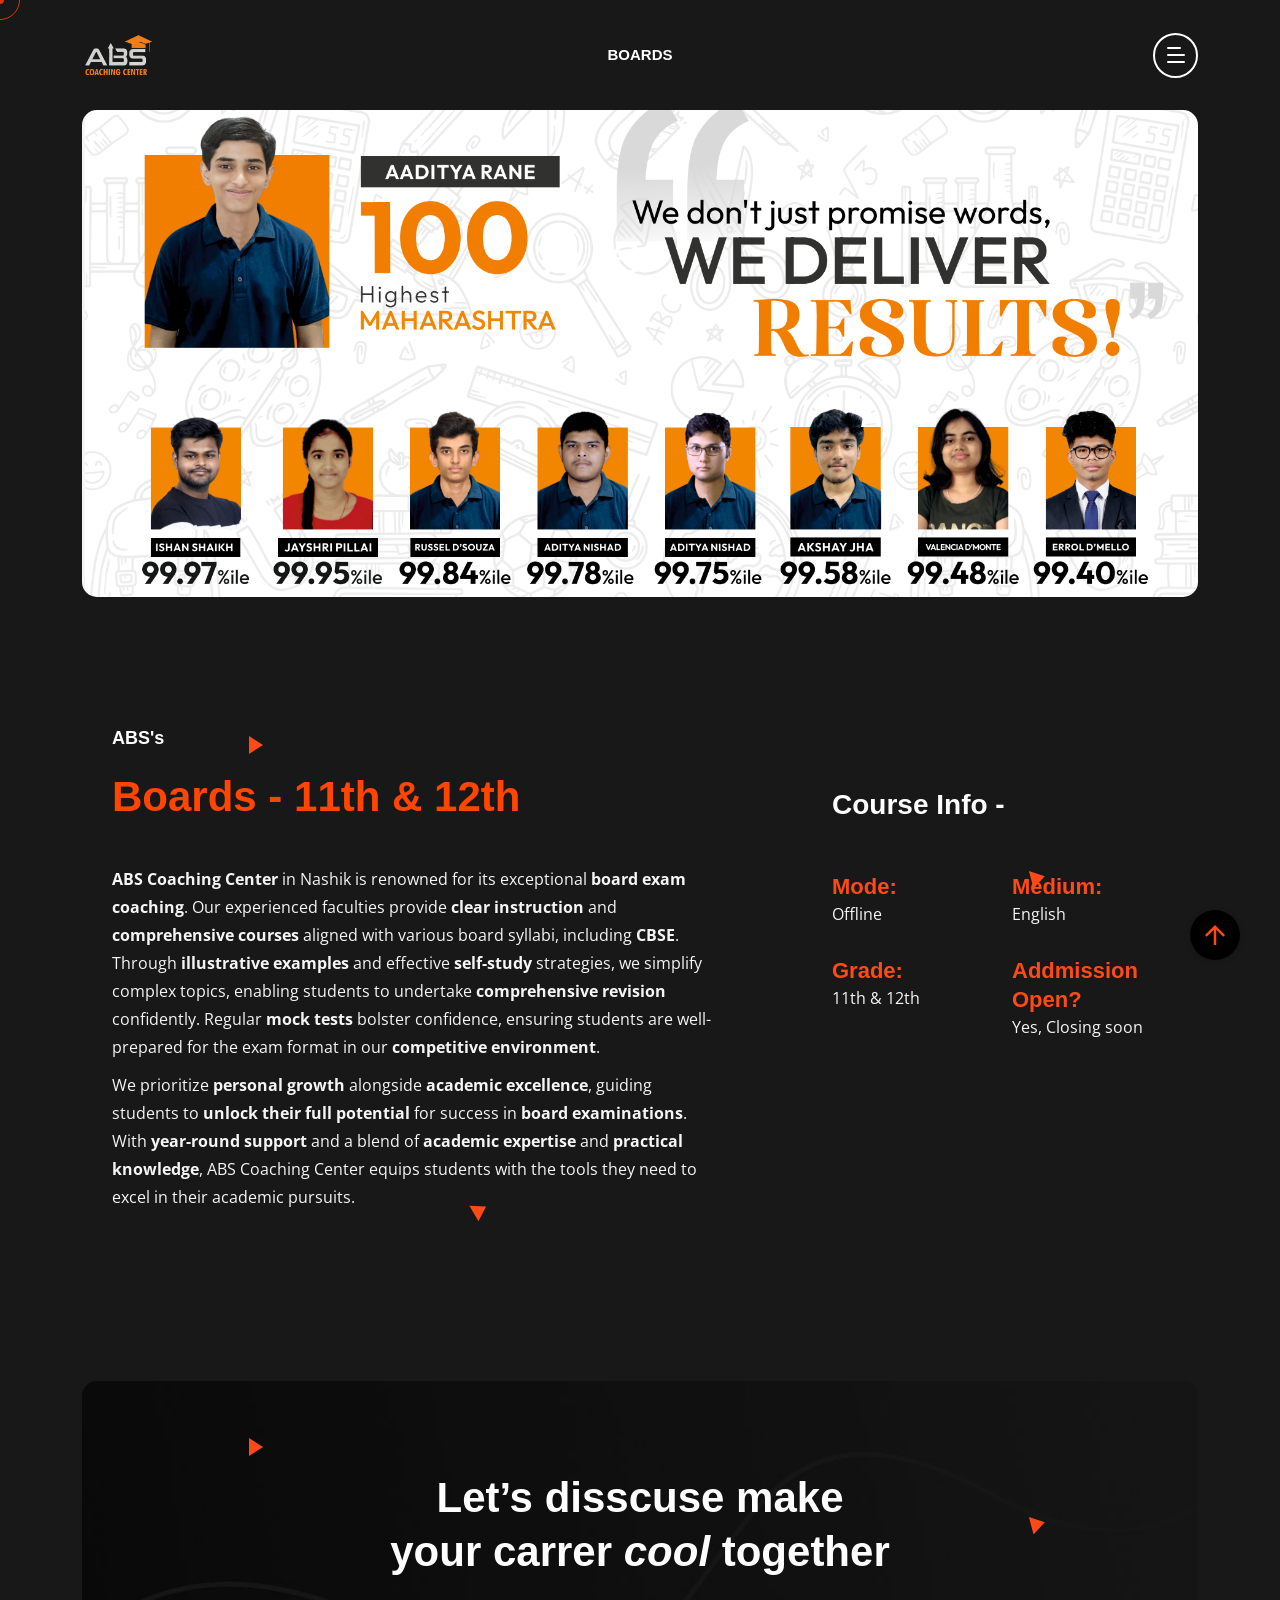
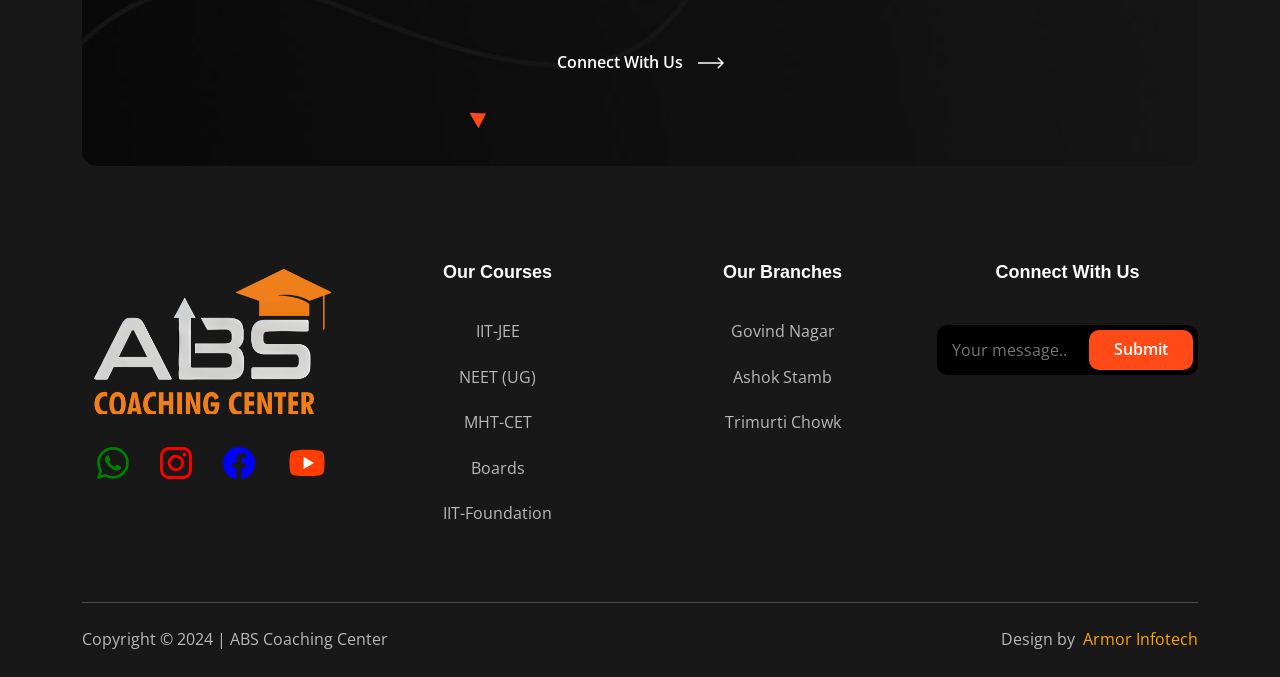
<file: boards.html>
<!DOCTYPE html>
<html class="no-js" lang="en">
<meta http-equiv="content-type" content="text/html;charset=utf-8" />

<head>
  <!-- Meta Tags -->
  <meta charset="utf-8">
  <meta http-equiv="x-ua-compatible" content="ie=edge">
  <meta name="viewport" content="width=device-width, initial-scale=1">
  <meta name="author" content="Laralink">
  <title>Boards | ABS COACHING CENTER</title>
  <meta name="title"
  content="Abs Coaching Centre - Best Tutorials in Nashik for Class XI, Class XII, MHTCET, JEE, NEET, State Board">
<meta name="keywords"
  content="Abs Coaching Centre, Nashik, Govind Nagar, Trimurti Chowk, Indira Nagar, CIDCO, SBI Bank, Maharashtra, MHTCET, JEE, NEET, CET, Physics, Chemistry, Math, Biology, Tuitions, 11th, 12th, Coaching, Campus Karma, Kolkata, social network, education, college, university, events, fest, lab, activity">
<meta name="description"
  content="ABS Coaching Center in Nashik is renowned for its exceptional board exam coaching. Our experienced faculties provide clear instruction and comprehensive courses aligned with various board syllabi, including CBSE. Through illustrative examples and effective self-study strategies, we simplify complex topics, enabling students to undertake comprehensive revision confidently. Regular mock tests bolster confidence, ensuring students are well-prepared for the exam format in our competitive environment.">

<!-- Author and Copyright -->
<meta name="author" content="Armor Infotech">
<meta name="copyright" content="ABS Coaching Center | Armor Infotech">

  <!-- Favicon Icon -->
  <link rel="icon" href="assets/img/favicon.png">
  <link rel="stylesheet" href="assets/css/plugins/bootstrap.min.css">
  <link rel="stylesheet" href="assets/css/plugins/fontawesome.min.css">
  <link rel="stylesheet" href="assets/css/plugins/slick.css">
  <link rel="stylesheet" href="assets/css/plugins/lightgallery.min.css">
  <link rel="stylesheet" href="assets/css/plugins/animate.css">
  <link rel="stylesheet" href="assets/css/style.css">
  <link rel="stylesheet" href="assets/css/custom.css">
</head>

<body>
  <!-- Start Header Section -->
  <header class="cs-site_header cs-style1 text-uppercase cs-sticky_header">
    <div class="cs-main_header">
      <div class="container">
        <div class="cs-main_header_in">
          <div class="cs-main_header_left">
            <a class="cs-site_branding" href="https://abscoachingcenter.in/">
              <img src="assets/img/courses/logo.png" alt="Logo">
            </a>
          </div>
          <div class="cs-main_header_center">
            <div class="cs-nav cs-primary_font cs-medium">
              <ul class="cs-nav_list">
                <li>
                  <a><b>Boards</b></a>
                </li>
              </ul>
            </div>
          </div>
          <div class="cs-main_header_right">
            <div class="cs-toolbox">
              <span class="cs-icon_btn">
                <span class="cs-icon_btn_in">
                  <span></span>
                  <span></span>
                  <span></span>
                  <span></span>
                </span>
              </span>
            </div>
          </div>
        </div>
      </div>
    </div>
  </header>
  <div class="cs-side_header">
    <button class="cs-close"></button>
    <div class="cs-side_header_overlay"></div>
    <div class="cs-side_header_in">
      <div class="cs-side_header_shape"></div>
      <a class="cs-site_branding" href="https://abscoachingcenter.in/">
        <img src="assets/img/courses/logo.png" alt="Logo">
      </a>
      <div class="cs-side_header_box">
        <h2 class="cs-side_header_heading"> Do you have a question in your <br> mind? connect with us. </h2>
      </div>
      <div class="cs-side_header_box">
        <h3 class="cs-side_header_title cs-primary_color">Contact Us</h3>
        <ul class="cs-contact_info cs-style1 cs-mp0">
          <li>
            <svg width="18" height="18" viewBox="0 0 18 18" fill="none" xmlns="http://www.w3.org/2000/svg">
              <path
                d="M17 12.5C15.75 12.5 14.55 12.3 13.43 11.93C13.08 11.82 12.69 11.9 12.41 12.17L10.21 14.37C7.38 12.93 5.06 10.62 3.62 7.79L5.82 5.58C6.1 5.31 6.18 4.92 6.07 4.57C5.7 3.45 5.5 2.25 5.5 1C5.5 0.45 5.05 0 4.5 0H1C0.45 0 0 0.45 0 1C0 10.39 7.61 18 17 18C17.55 18 18 17.55 18 17V13.5C18 12.95 17.55 12.5 17 12.5ZM9 0V10L12 7H18V0H9Z"
                fill="#FF4A17" />
            </svg>
            <span>+91 80077 55999</span>
          </li>
          <li>
            <svg width="20" height="18" viewBox="0 0 20 18" fill="none" xmlns="http://www.w3.org/2000/svg">
              <path
                d="M20 6.98V16C20 17.1 19.1 18 18 18H2C0.9 18 0 17.1 0 16V4C0 2.9 0.9 2 2 2H12.1C12.04 2.32 12 2.66 12 3C12 4.48 12.65 5.79 13.67 6.71L10 9L2 4V6L10 11L15.3 7.68C15.84 7.88 16.4 8 17 8C18.13 8 19.16 7.61 20 6.98ZM14 3C14 4.66 15.34 6 17 6C18.66 6 20 4.66 20 3C20 1.34 18.66 0 17 0C15.34 0 14 1.34 14 3Z"
                fill="#FF4A17" />
            </svg>
            <span>abscoachingcenter101@gmail.com</span>
          </li>
          <li>
            <svg width="14" height="20" viewBox="0 0 14 20" fill="none" xmlns="http://www.w3.org/2000/svg">
              <path
                d="M7 0C3.13 0 0 3.13 0 7C0 12.25 7 20 7 20C7 20 14 12.25 14 7C14 3.13 10.87 0 7 0ZM7 9.5C5.62 9.5 4.5 8.38 4.5 7C4.5 5.62 5.62 4.5 7 4.5C8.38 4.5 9.5 5.62 9.5 7C9.5 8.38 8.38 9.5 7 9.5Z"
                fill="#FF4A17" />
            </svg>
            <span>Nashik </span>
          </li>
        </ul>
      </div>
      <div class="cs-side_header_box">
        <div class=" cs-style1 ">
          <a href="https://api.whatsapp.com/send?phone=918007755999" target="_blank"><svg
              xmlns="http://www.w3.org/2000/svg" color="green" width="32" height="32" fill="currentColor"
              class="bi bi-whatsapp" viewBox="0 0 16 16">
              <path
                d="M13.601 2.326A7.85 7.85 0 0 0 7.994 0C3.627 0 .068 3.558.064 7.926c0 1.399.366 2.76 1.057 3.965L0 16l4.204-1.102a7.9 7.9 0 0 0 3.79.965h.004c4.368 0 7.926-3.558 7.93-7.93A7.9 7.9 0 0 0 13.6 2.326zM7.994 14.521a6.6 6.6 0 0 1-3.356-.92l-.24-.144-2.494.654.666-2.433-.156-.251a6.56 6.56 0 0 1-1.007-3.505c0-3.626 2.957-6.584 6.591-6.584a6.56 6.56 0 0 1 4.66 1.931 6.56 6.56 0 0 1 1.928 4.66c-.004 3.639-2.961 6.592-6.592 6.592m3.615-4.934c-.197-.099-1.17-.578-1.353-.646-.182-.065-.315-.099-.445.099-.133.197-.513.646-.627.775-.114.133-.232.148-.43.05-.197-.1-.836-.308-1.592-.985-.59-.525-.985-1.175-1.103-1.372-.114-.198-.011-.304.088-.403.087-.088.197-.232.296-.346.1-.114.133-.198.198-.33.065-.134.034-.248-.015-.347-.05-.099-.445-1.076-.612-1.47-.16-.389-.323-.335-.445-.34-.114-.007-.247-.007-.38-.007a.73.73 0 0 0-.529.247c-.182.198-.691.677-.691 1.654s.71 1.916.81 2.049c.098.133 1.394 2.132 3.383 2.992.47.205.84.326 1.129.418.475.152.904.129 1.246.08.38-.058 1.171-.48 1.338-.943.164-.464.164-.86.114-.943-.049-.084-.182-.133-.38-.232">
              </path>
            </svg></a>&nbsp;&nbsp;&nbsp;&nbsp;&nbsp;&nbsp;&nbsp;&nbsp;&nbsp;
          <a href="https://instagram.com/abscoachingcenter.nsk" target="_blank"><svg xmlns="http://www.w3.org/2000/svg"
              color="red" width="32" height="32" fill="currentColor" class="bi bi-instagram" viewBox="0 0 16 16">
              <path
                d="M8 0C5.829 0 5.556.01 4.703.048 3.85.088 3.269.222 2.76.42a3.9 3.9 0 0 0-1.417.923A3.9 3.9 0 0 0 .42 2.76C.222 3.268.087 3.85.048 4.7.01 5.555 0 5.827 0 8.001c0 2.172.01 2.444.048 3.297.04.852.174 1.433.372 1.942.205.526.478.972.923 1.417.444.445.89.719 1.416.923.51.198 1.09.333 1.942.372C5.555 15.99 5.827 16 8 16s2.444-.01 3.298-.048c.851-.04 1.434-.174 1.943-.372a3.9 3.9 0 0 0 1.416-.923c.445-.445.718-.891.923-1.417.197-.509.332-1.09.372-1.942C15.99 10.445 16 10.173 16 8s-.01-2.445-.048-3.299c-.04-.851-.175-1.433-.372-1.941a3.9 3.9 0 0 0-.923-1.417A3.9 3.9 0 0 0 13.24.42c-.51-.198-1.092-.333-1.943-.372C10.443.01 10.172 0 7.998 0zm-.717 1.442h.718c2.136 0 2.389.007 3.232.046.78.035 1.204.166 1.486.275.373.145.64.319.92.599s.453.546.598.92c.11.281.24.705.275 1.485.039.843.047 1.096.047 3.231s-.008 2.389-.047 3.232c-.035.78-.166 1.203-.275 1.485a2.5 2.5 0 0 1-.599.919c-.28.28-.546.453-.92.598-.28.11-.704.24-1.485.276-.843.038-1.096.047-3.232.047s-2.39-.009-3.233-.047c-.78-.036-1.203-.166-1.485-.276a2.5 2.5 0 0 1-.92-.598 2.5 2.5 0 0 1-.6-.92c-.109-.281-.24-.705-.275-1.485-.038-.843-.046-1.096-.046-3.233s.008-2.388.046-3.231c.036-.78.166-1.204.276-1.486.145-.373.319-.64.599-.92s.546-.453.92-.598c.282-.11.705-.24 1.485-.276.738-.034 1.024-.044 2.515-.045zm4.988 1.328a.96.96 0 1 0 0 1.92.96.96 0 0 0 0-1.92m-4.27 1.122a4.109 4.109 0 1 0 0 8.217 4.109 4.109 0 0 0 0-8.217m0 1.441a2.667 2.667 0 1 1 0 5.334 2.667 2.667 0 0 1 0-5.334">
              </path>
            </svg></a>&nbsp;&nbsp;&nbsp;&nbsp;&nbsp;&nbsp;&nbsp;&nbsp;&nbsp;
          <a href="https://www.facebook.com/ABSCoachingCenter.nsk/" target="_blank"><svg
              xmlns="http://www.w3.org/2000/svg" color="blue" width="32" height="32" fill="currentColor"
              class="bi bi-facebook" viewBox="0 0 16 16">
              <path
                d="M16 8.049c0-4.446-3.582-8.05-8-8.05C3.58 0-.002 3.603-.002 8.05c0 4.017 2.926 7.347 6.75 7.951v-5.625h-2.03V8.05H6.75V6.275c0-2.017 1.195-3.131 3.022-3.131.876 0 1.791.157 1.791.157v1.98h-1.009c-.993 0-1.303.621-1.303 1.258v1.51h2.218l-.354 2.326H9.25V16c3.824-.604 6.75-3.934 6.75-7.951">
              </path>
            </svg></a>&nbsp;&nbsp;&nbsp;&nbsp;&nbsp;&nbsp;&nbsp;&nbsp;&nbsp;
          <a href="https://www.youtube.com/@abscoachingcenter2737/videos" target="_blank"><svg
              xmlns="http://www.w3.org/2000/svg" x="0px" y="0px" width="42" height="42" viewBox="0,0,256,256"
              style="fill:#000000;">
              <g transform="">
                <g transform=" scale(5.33333,5.33333)">
                  <path
                    d="M43.2,33.9c-0.4,2.1 -2.1,3.7 -4.2,4c-3.3,0.5 -8.8,1.1 -15,1.1c-6.1,0 -11.6,-0.6 -15,-1.1c-2.1,-0.3 -3.8,-1.9 -4.2,-4c-0.4,-2.3 -0.8,-5.7 -0.8,-9.9c0,-4.2 0.4,-7.6 0.8,-9.9c0.4,-2.1 2.1,-3.7 4.2,-4c3.3,-0.5 8.8,-1.1 15,-1.1c6.2,0 11.6,0.6 15,1.1c2.1,0.3 3.8,1.9 4.2,4c0.4,2.3 0.9,5.7 0.9,9.9c-0.1,4.2 -0.5,7.6 -0.9,9.9z"
                    fill="#ff3d00"></path>
                  <path d="M20,31v-14l12,7z" fill="#ffffff"></path>
                </g>
              </g>
            </svg></a>
        </div>
      </div>
      <!-- <div class="cs-side_header_box">
            <h3 class="cs-side_header_title cs-primary_color">Let's Connect</h3>
            <div class="cs-newsletter cs-style1">
                <form action="#" class="cs-newsletter_form">
                    <form action="#" class="cs-newsletter_form">
                        <input type="email" class="cs-newsletter_input" placeholder="Your message..">
                        <button class="cs-newsletter_btn">
                            <span>Submit</span>
                        </button>
                    </form>
            </div>
        </div> -->

    </div>
  </div>
  <!-- End Header Section -->

  <div class="cs-height_110 cs-height_lg_80"></div>
  <!-- Start course section  -->
  <div class="container">
    <img src="assets/img/courses/slider_dumy3.png" alt="Image" class="cs-radius_15 w-100">
    <div class="cs-height_40 cs-height_lg_40"></div>
    <div class="cs-portfolio_details">
      <div class="cs-cta cs-style1 cs-bg cs-shape_wrap_1 cs-position_1" data-src="assets/img/">
        <div class="cs-shape_1"></div>
        <div class="cs-shape_1"></div>
        <div class="cs-shape_1"></div>
        <div class="cs-cta_in">
          <div class="row" style="color: whitesmoke;">
            <div class="col-lg-7">
              <div class="cs-section_heading cs-style1 cs-funfact_heading">
                <h3 class="cs-section_subtitle" style="color: white;">ABS's</h3>
                <h2 class="cs-section_title" style="color: orangered;">Boards - 11th & 12th</h2>
                <div class="cs-height_40 cs-height_lg_20"></div>
                <p><b>ABS Coaching Center</b> in Nashik is renowned for its exceptional <b>board exam coaching</b>. Our
                  experienced
                  faculties provide <b>clear instruction</b> and <b>comprehensive courses</b> aligned with various board
                  syllabi,
                  including <b>CBSE</b>. Through <b>illustrative examples</b> and effective <b>self-study</b>
                  strategies, we simplify complex
                  topics, enabling students to undertake <b>comprehensive revision</b> confidently. Regular <b>mock
                    tests</b> bolster
                  confidence, ensuring students are well-prepared for the exam format in our <b>competitive
                    environment</b>.
                </p>
                <div class="cs-height_10 cs-height_lg_20"></div>
                <p>We prioritize <b>personal growth</b> alongside <b>academic excellence</b>, guiding students to
                  <b>unlock their full
                    potential</b> for success in <b>board examinations</b>. With <b>year-round support</b> and a blend
                  of <b>academic expertise</b>
                  and <b>practical knowledge</b>, ABS Coaching Center equips students with the tools they need to excel
                  in
                  their academic pursuits.</b>
                </p>
              </div>
            </div>
            <div class="col-lg-4 offset-lg-1">
              <div class="cs-height_60 cs-height_lg_40"></div>
              <h2 class="cs-font_30 cs-font_26_sm cs-m0">Course Info -</h2>
              <div class="cs-height_50 cs-height_lg_30"></div>
              <div class="row">
                <div class="col-6">
                  <h3 class="cs-accent_color cs-font_22 cs-font_18_sm cs-m0">Mode:</h3>
                  <p class="cs-m0">Offline</p>
                  <div class="cs-height_30 cs-height_lg_30"></div>
                </div>
                <div class="col-6">
                  <h3 class="cs-accent_color cs-font_22 cs-font_18_sm cs-m0">Medium:</h3>
                  <p class="cs-m0">English</p>
                  <div class="cs-height_30 cs-height_lg_30"></div>
                </div>
                <div class="col-6">
                  <h3 class="cs-accent_color cs-font_22 cs-font_18_sm cs-m0">Grade:</h3>
                  <p class="cs-m0">11th & 12th</p>
                  <div class="cs-height_30 cs-height_lg_30"></div>
                </div>
                <div class="col-6">
                  <h3 class="cs-accent_color cs-font_22 cs-font_18_sm cs-m0">Addmission Open?</h3>
                  <p class="cs-m0">Yes, Closing soon</p>
                  <div class="cs-height_30 cs-height_lg_30"></div>
                </div>
              </div>
            </div>
          </div>
        </div>
      </div>
    </div>
  </div>
  <!-- End course section  -->

  <div class="cs-height_80 cs-height_lg_60"></div>
  <!-- Start CTA -->
  <section>
    <div class="container">
      <div class="cs-cta cs-style1 cs-bg text-center cs-shape_wrap_1 cs-position_1" data-src="assets/img/cta_bg.jpeg">
        <div class="cs-shape_1"></div>
        <div class="cs-shape_1"></div>
        <div class="cs-shape_1"></div>
        <div class="cs-cta_in">
          <h2 class="cs-cta_title cs-semi_bold cs-m0"> Let’s disscuse make <br>your carrer
            <i>cool</i>
            together
          </h2>
          <div class="cs-height_70 cs-height_lg_30"></div>
          <a href="contact.html" class="cs-text_btn wow fadeInUp" data-wow-duration="0.8s" data-wow-delay="0.2s">
            <span>Connect With Us</span>
            <svg width="26" height="12" viewBox="0 0 26 12" fill="none" xmlns="http://www.w3.org/2000/svg">
              <path
                d="M25.5307 6.53033C25.8236 6.23744 25.8236 5.76256 25.5307 5.46967L20.7577 0.696699C20.4648 0.403806 19.99 0.403806 19.6971 0.696699C19.4042 0.989593 19.4042 1.46447 19.6971 1.75736L23.9397 6L19.6971 10.2426C19.4042 10.5355 19.4042 11.0104 19.6971 11.3033C19.99 11.5962 20.4648 11.5962 20.7577 11.3033L25.5307 6.53033ZM0.000366211 6.75H25.0004V5.25H0.000366211V6.75Z"
                fill="currentColor" />
            </svg>
          </a>
        </div>
      </div>
    </div>
  </section>
  <!-- End CTA -->

  <!-- Start footer  -->
  <footer class="cs-fooer">
    <div class="cs-fooer_main">
      <div class="container">
        <div class="row">
          <div class="col-lg-3 col-sm-6">
            <div class="cs-footer_item">
              <div class="cs-text_widget">
                <img src="assets/img/courses/logo.png" alt="Logo">
              </div>

              <div class="cs-style1 footer-social">
                <a href="https://api.whatsapp.com/send?phone=918007755999" target="_blank"><svg
                    xmlns="http://www.w3.org/2000/svg" color="green" width="32" height="32" fill="currentColor"
                    class="bi bi-whatsapp" viewBox="0 0 16 16">
                    <path
                      d="M13.601 2.326A7.85 7.85 0 0 0 7.994 0C3.627 0 .068 3.558.064 7.926c0 1.399.366 2.76 1.057 3.965L0 16l4.204-1.102a7.9 7.9 0 0 0 3.79.965h.004c4.368 0 7.926-3.558 7.93-7.93A7.9 7.9 0 0 0 13.6 2.326zM7.994 14.521a6.6 6.6 0 0 1-3.356-.92l-.24-.144-2.494.654.666-2.433-.156-.251a6.56 6.56 0 0 1-1.007-3.505c0-3.626 2.957-6.584 6.591-6.584a6.56 6.56 0 0 1 4.66 1.931 6.56 6.56 0 0 1 1.928 4.66c-.004 3.639-2.961 6.592-6.592 6.592m3.615-4.934c-.197-.099-1.17-.578-1.353-.646-.182-.065-.315-.099-.445.099-.133.197-.513.646-.627.775-.114.133-.232.148-.43.05-.197-.1-.836-.308-1.592-.985-.59-.525-.985-1.175-1.103-1.372-.114-.198-.011-.304.088-.403.087-.088.197-.232.296-.346.1-.114.133-.198.198-.33.065-.134.034-.248-.015-.347-.05-.099-.445-1.076-.612-1.47-.16-.389-.323-.335-.445-.34-.114-.007-.247-.007-.38-.007a.73.73 0 0 0-.529.247c-.182.198-.691.677-.691 1.654s.71 1.916.81 2.049c.098.133 1.394 2.132 3.383 2.992.47.205.84.326 1.129.418.475.152.904.129 1.246.08.38-.058 1.171-.48 1.338-.943.164-.464.164-.86.114-.943-.049-.084-.182-.133-.38-.232">
                    </path>
                  </svg></a>
                <!-- &nbsp;&nbsp;&nbsp;&nbsp;&nbsp;&nbsp;&nbsp; -->
                <a href="https://instagram.com/abscoachingcenter.nsk" target="_blank"><svg
                    xmlns="http://www.w3.org/2000/svg" color="red" width="32" height="32" fill="currentColor"
                    class="bi bi-instagram" viewBox="0 0 16 16">
                    <path
                      d="M8 0C5.829 0 5.556.01 4.703.048 3.85.088 3.269.222 2.76.42a3.9 3.9 0 0 0-1.417.923A3.9 3.9 0 0 0 .42 2.76C.222 3.268.087 3.85.048 4.7.01 5.555 0 5.827 0 8.001c0 2.172.01 2.444.048 3.297.04.852.174 1.433.372 1.942.205.526.478.972.923 1.417.444.445.89.719 1.416.923.51.198 1.09.333 1.942.372C5.555 15.99 5.827 16 8 16s2.444-.01 3.298-.048c.851-.04 1.434-.174 1.943-.372a3.9 3.9 0 0 0 1.416-.923c.445-.445.718-.891.923-1.417.197-.509.332-1.09.372-1.942C15.99 10.445 16 10.173 16 8s-.01-2.445-.048-3.299c-.04-.851-.175-1.433-.372-1.941a3.9 3.9 0 0 0-.923-1.417A3.9 3.9 0 0 0 13.24.42c-.51-.198-1.092-.333-1.943-.372C10.443.01 10.172 0 7.998 0zm-.717 1.442h.718c2.136 0 2.389.007 3.232.046.78.035 1.204.166 1.486.275.373.145.64.319.92.599s.453.546.598.92c.11.281.24.705.275 1.485.039.843.047 1.096.047 3.231s-.008 2.389-.047 3.232c-.035.78-.166 1.203-.275 1.485a2.5 2.5 0 0 1-.599.919c-.28.28-.546.453-.92.598-.28.11-.704.24-1.485.276-.843.038-1.096.047-3.232.047s-2.39-.009-3.233-.047c-.78-.036-1.203-.166-1.485-.276a2.5 2.5 0 0 1-.92-.598 2.5 2.5 0 0 1-.6-.92c-.109-.281-.24-.705-.275-1.485-.038-.843-.046-1.096-.046-3.233s.008-2.388.046-3.231c.036-.78.166-1.204.276-1.486.145-.373.319-.64.599-.92s.546-.453.92-.598c.282-.11.705-.24 1.485-.276.738-.034 1.024-.044 2.515-.045zm4.988 1.328a.96.96 0 1 0 0 1.92.96.96 0 0 0 0-1.92m-4.27 1.122a4.109 4.109 0 1 0 0 8.217 4.109 4.109 0 0 0 0-8.217m0 1.441a2.667 2.667 0 1 1 0 5.334 2.667 2.667 0 0 1 0-5.334">
                    </path>
                  </svg></a>
                <!-- &nbsp;&nbsp;&nbsp;&nbsp;&nbsp;&nbsp;&nbsp; -->
                <a href="https://www.facebook.com/ABSCoachingCenter.nsk/" target="_blank"><svg
                    xmlns="http://www.w3.org/2000/svg" color="blue" width="32" height="32" fill="currentColor"
                    class="bi bi-facebook" viewBox="0 0 16 16">
                    <path
                      d="M16 8.049c0-4.446-3.582-8.05-8-8.05C3.58 0-.002 3.603-.002 8.05c0 4.017 2.926 7.347 6.75 7.951v-5.625h-2.03V8.05H6.75V6.275c0-2.017 1.195-3.131 3.022-3.131.876 0 1.791.157 1.791.157v1.98h-1.009c-.993 0-1.303.621-1.303 1.258v1.51h2.218l-.354 2.326H9.25V16c3.824-.604 6.75-3.934 6.75-7.951">
                    </path>
                  </svg></a>
                <!-- &nbsp;&nbsp;&nbsp;&nbsp;&nbsp;&nbsp;&nbsp; -->
                <a href="https://www.youtube.com/@abscoachingcenter2737/videos" target="_blank"><svg
                    xmlns="http://www.w3.org/2000/svg" x="0px" y="0px" width="42" height="42" viewBox="0,0,256,256"
                    style="fill:#000000;">
                    <g transform="">
                      <g transform=" scale(5.33333,5.33333)">
                        <path
                          d="M43.2,33.9c-0.4,2.1 -2.1,3.7 -4.2,4c-3.3,0.5 -8.8,1.1 -15,1.1c-6.1,0 -11.6,-0.6 -15,-1.1c-2.1,-0.3 -3.8,-1.9 -4.2,-4c-0.4,-2.3 -0.8,-5.7 -0.8,-9.9c0,-4.2 0.4,-7.6 0.8,-9.9c0.4,-2.1 2.1,-3.7 4.2,-4c3.3,-0.5 8.8,-1.1 15,-1.1c6.2,0 11.6,0.6 15,1.1c2.1,0.3 3.8,1.9 4.2,4c0.4,2.3 0.9,5.7 0.9,9.9c-0.1,4.2 -0.5,7.6 -0.9,9.9z"
                          fill="#ff3d00"></path>
                        <path d="M20,31v-14l12,7z" fill="#ffffff"></path>
                      </g>
                    </g>
                  </svg></a>
              </div>
            </div>
          </div>
          <div class="col-lg-3 col-sm-6">
            <div class="cs-footer_item">
              <h2 class="cs-widget_title">Our Courses</h2>
              <ul class="cs-menu_widget cs-mp0">
                <li>
                  <a href="jee.html">IIT-JEE</a>
                </li>
                <li>
                  <a href="neet.html">NEET (UG)</a>
                </li>
                <li>
                  <a href="mhtcet.html">MHT-CET</a>
                </li>
                <li>
                  <a href="#">Boards</a>
                </li>
                <li>
                  <a href="iitfoundation.html">IIT-Foundation</a>
                </li>
              </ul>
            </div>
          </div>
          <div class="col-lg-3 col-sm-6">
            <div class="cs-footer_item">
              <h2 class="cs-widget_title">Our Branches</h2>
              <ul class="cs-menu_widget cs-mp0">
                <li>Govind Nagar</li>
                <li>Ashok Stamb</li>
                <li>Trimurti Chowk</li>
              </ul>
            </div>
          </div>

          <!-- whatsapp api integration  -->
          <div class="col-lg-3 col-sm-6">
            <div class="cs-footer_item">
              <h2 class="cs-widget_title">Connect With Us</h2>
              <div class="cs-newsletter cs-style1">
                <form id="cs-form" action="#" class="cs-newsletter_form">
                  <input type="text" class="cs-newsletter_input" placeholder="Your message.." id="message1">
                  <button class="cs-newsletter_btn" type="submit" id="form-submit" onclick="whatsapp1();">
                    <span>Submit</span>
                  </button>
                </form>
              </div>
            </div>
          </div>
        </div>
      </div>
    </div>
    <div class="container">
      <div class="cs-bottom_footer">
        <div class="cs-bottom_footer_left">
          <div class="cs-copyright">Copyright © 2024 | ABS Coaching Center</div>
        </div>
        <div class="cs-bottom_footer_right">
          <ul class="cs-footer_links cs-mp0">
            <li>Design by &nbsp;<a style="color: orange;" href="https://www.linkedin.com/in/umesh-sonawane/"><span>Armor
                  Infotech</span></a></li>
          </ul>
        </div>
      </div>
    </div>
  </footer>
  <!-- End Footer -->

  <span class="cs-scrollup">
    <svg width="20" height="20" viewBox="0 0 20 20" fill="none" xmlns="http://www.w3.org/2000/svg">
      <path d="M0 10L1.7625 11.7625L8.75 4.7875V20H11.25V4.7875L18.225 11.775L20 10L10 0L0 10Z" fill="currentColor" />
    </svg>
  </span>
  <!-- Start Video Popup -->
  <div class="cs-video_popup">
    <div class="cs-video_popup_overlay"></div>
    <div class="cs-video_popup_content">
      <div class="cs-video_popup_layer"></div>
      <div class="cs-video_popup_container">
        <div class="cs-video_popup_align">
          <div class="embed-responsive embed-responsive-16by9">
            <iframe class="embed-responsive-item" src="about:blank"></iframe>
          </div>
        </div>
        <div class="cs-video_popup_close"></div>
      </div>
    </div>
  </div>
  <!-- End Video Popup -->
  <!-- Script -->
  <script src="assets/js/plugins/jquery-3.6.0.min.js"></script>
  <script src="assets/js/plugins/isotope.pkg.min.js"></script>
  <script src="assets/js/plugins/jquery.slick.min.js"></script>
  <script src="assets/js/plugins/jquery.counter.min.js"></script>
  <script src="assets/js/plugins/lightgallery.min.js"></script>
  <script src="assets/js/plugins/wow.min.js"></script>
  <script src="assets/js/plugins/gsap.min.js"></script>
  <script src="assets/js/main.js"></script>

  <script>
    function whatsapp1() {
      var message1 = document.getElementById("message1").value;

      var phoneno = /^\(?([0-9]{3})\)?[-. ]?([0-9]{3})[-. ]?([0-9]{4})$/;

      if (message1 == "") {
        alert("Please enter your message!");
        return false;
      }

      var url = "https://wa.me/+918007755999?text=" +
        "*Message :* " + message1 + "%0a" + "%0a" +
        "*- Requested from ABS Web -*";

      window.open(url, '_blank').focus();

      return true;
    }
  </script>
</body>

</html>
</file>
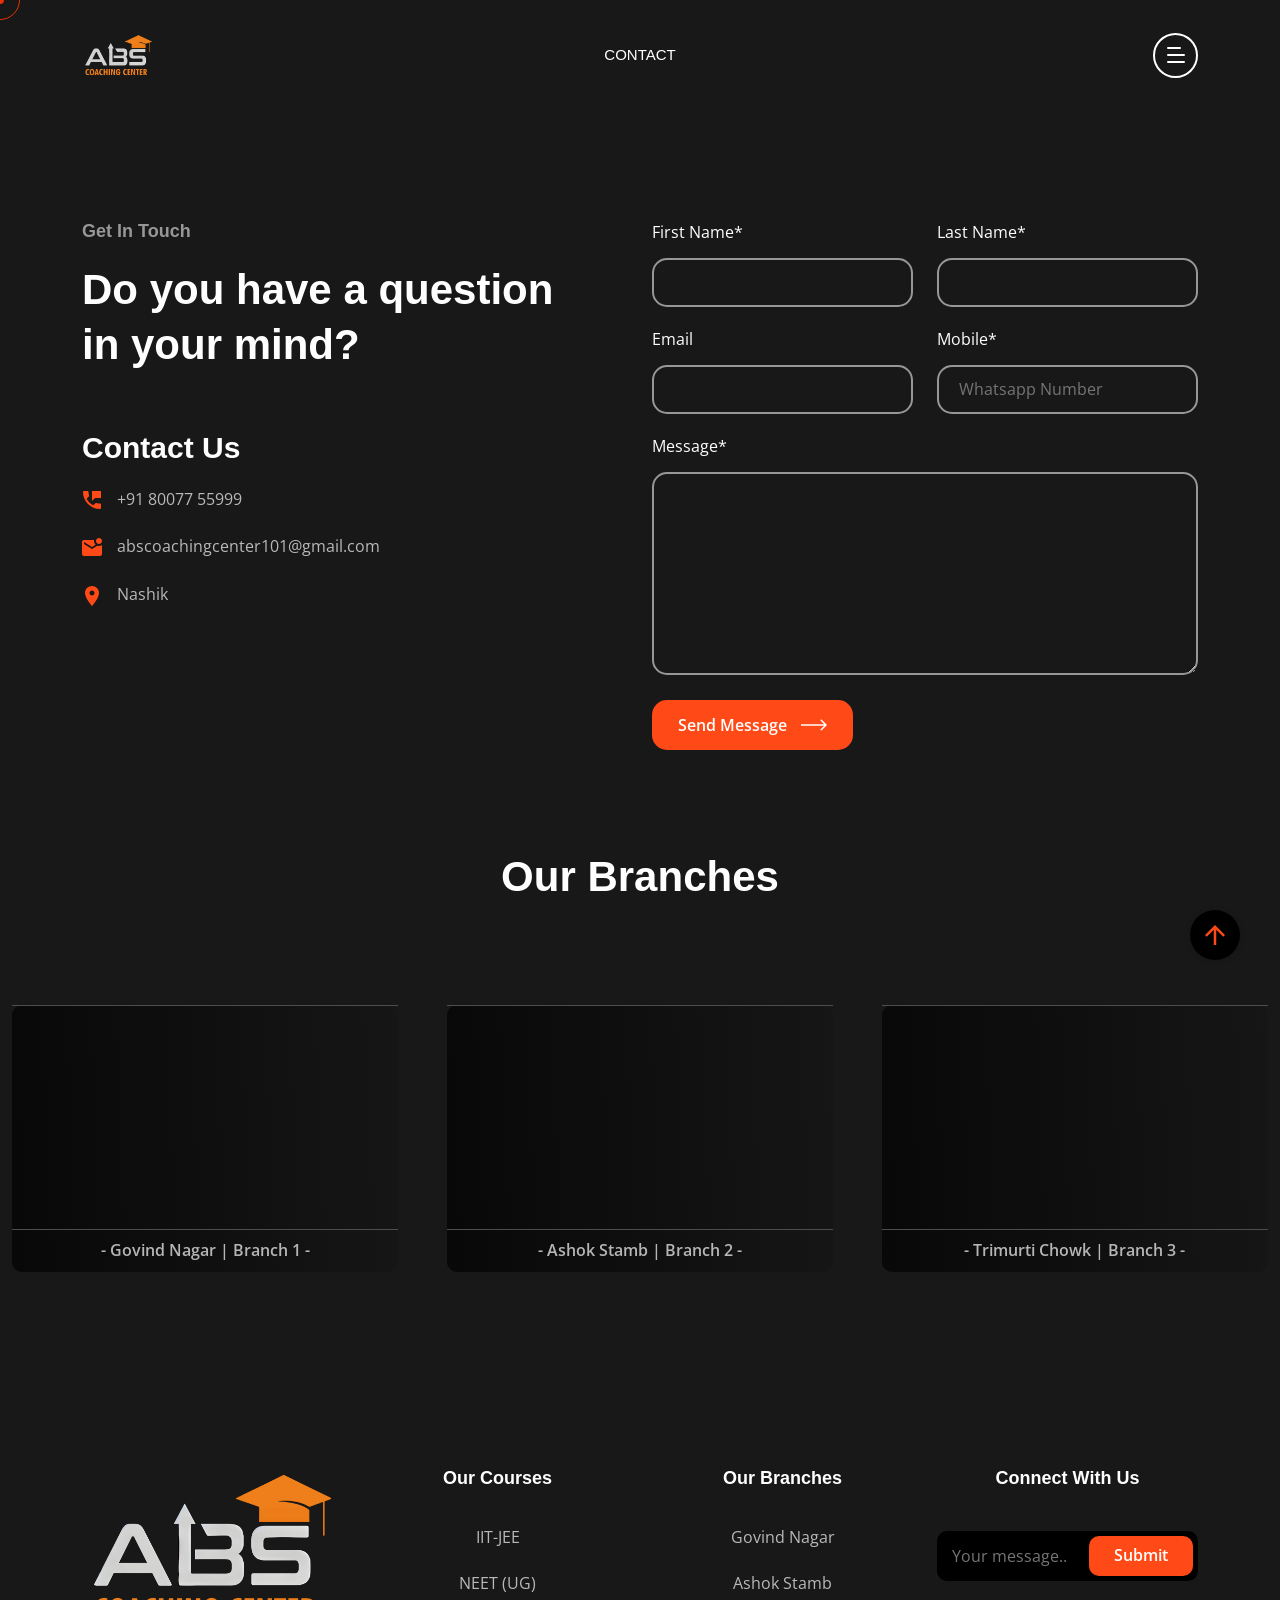
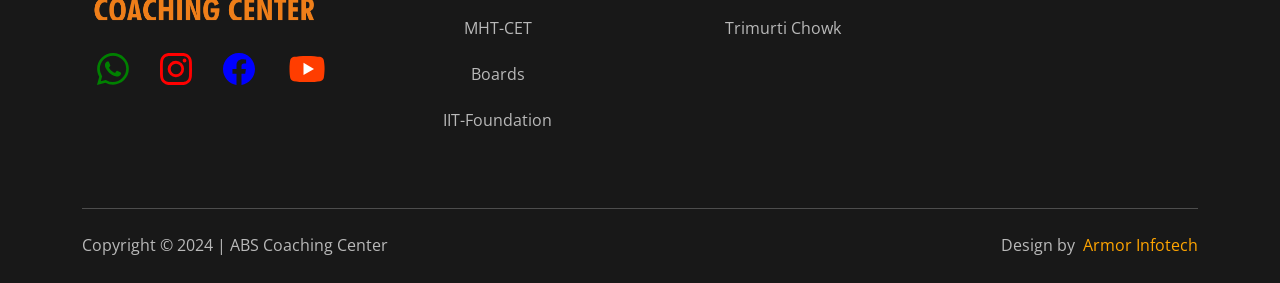
<file: contact.html>
<!DOCTYPE html>
<html class="no-js" lang="en">
<meta http-equiv="content-type" content="text/html;charset=utf-8" />
<head>
    <!-- Meta Tags -->
    <meta charset="utf-8">
    <meta http-equiv="x-ua-compatible" content="ie=edge">
    <meta name="viewport" content="width=device-width, initial-scale=1">
    <meta name="author" content="Laralink">
    <title>Contact | ABS COACHING CENTER</title>
    <!-- Favicon Icon -->
    <link rel="icon" href="assets/img/favicon.png">
    <!-- Site Title -->
    <link rel="stylesheet" href="assets/css/plugins/bootstrap.min.css">
    <link rel="stylesheet" href="assets/css/plugins/fontawesome.min.css">
    <link rel="stylesheet" href="assets/css/plugins/slick.css">
    <link rel="stylesheet" href="assets/css/plugins/lightgallery.min.css">
    <link rel="stylesheet" href="assets/css/plugins/animate.css">
    <link rel="stylesheet" href="assets/css/style.css">
    <link rel="stylesheet" href="assets/css/custom.css">
</head>

<body>
    <!-- Start Header Section -->
    <header class="cs-site_header cs-style1 text-uppercase cs-sticky_header">
        <div class="cs-main_header">
            <div class="container">
                <div class="cs-main_header_in">
                    <div class="cs-main_header_left">
                        <a class="cs-site_branding" href="https://abscoachingcenter.in/">
                            <img src="assets/img/courses/logo.png" alt="Logo">
                        </a>
                    </div>
                    <div class="cs-main_header_center">
                        <div class="cs-nav cs-primary_font cs-medium">
                            <ul class="cs-nav_list">
                                <li>
                                    <a>Contact</a>
                                </li>
                            </ul>
                        </div>
                    </div>
                    <div class="cs-main_header_right">
                        <div class="cs-toolbox">
                            <span class="cs-icon_btn">
                                <span class="cs-icon_btn_in">
                                    <span></span>
                                    <span></span>
                                    <span></span>
                                    <span></span>
                                </span>
                            </span>
                        </div>
                    </div>
                </div>
            </div>
        </div>
    </header>

    <div class="cs-side_header">
        <button class="cs-close"></button>
        <div class="cs-side_header_overlay"></div>
        <div class="cs-side_header_in">
            <div class="cs-side_header_shape"></div>
            <a class="cs-site_branding" href="https://abscoachingcenter.in/">
                <img src="assets/img/courses/logo.png" alt="Logo">
            </a>
            <div class="cs-side_header_box">
                <h2 class="cs-side_header_heading"> Do you have a question in your <br> mind? connect with us. </h2>
            </div>
            <div class="cs-side_header_box">
                <h3 class="cs-side_header_title cs-primary_color">Contact Us</h3>
                <ul class="cs-contact_info cs-style1 cs-mp0">
                    <li>
                        <svg width="18" height="18" viewBox="0 0 18 18" fill="none" xmlns="http://www.w3.org/2000/svg">
                            <path
                                d="M17 12.5C15.75 12.5 14.55 12.3 13.43 11.93C13.08 11.82 12.69 11.9 12.41 12.17L10.21 14.37C7.38 12.93 5.06 10.62 3.62 7.79L5.82 5.58C6.1 5.31 6.18 4.92 6.07 4.57C5.7 3.45 5.5 2.25 5.5 1C5.5 0.45 5.05 0 4.5 0H1C0.45 0 0 0.45 0 1C0 10.39 7.61 18 17 18C17.55 18 18 17.55 18 17V13.5C18 12.95 17.55 12.5 17 12.5ZM9 0V10L12 7H18V0H9Z"
                                fill="#FF4A17" />
                        </svg>
                        <span>+91 80077 55999</span>
                    </li>
                    <li>
                        <svg width="20" height="18" viewBox="0 0 20 18" fill="none" xmlns="http://www.w3.org/2000/svg">
                            <path
                                d="M20 6.98V16C20 17.1 19.1 18 18 18H2C0.9 18 0 17.1 0 16V4C0 2.9 0.9 2 2 2H12.1C12.04 2.32 12 2.66 12 3C12 4.48 12.65 5.79 13.67 6.71L10 9L2 4V6L10 11L15.3 7.68C15.84 7.88 16.4 8 17 8C18.13 8 19.16 7.61 20 6.98ZM14 3C14 4.66 15.34 6 17 6C18.66 6 20 4.66 20 3C20 1.34 18.66 0 17 0C15.34 0 14 1.34 14 3Z"
                                fill="#FF4A17" />
                        </svg>
                        <span>abscoachingcenter101@gmail.com</span>
                    </li>
                    <li>
                        <svg width="14" height="20" viewBox="0 0 14 20" fill="none" xmlns="http://www.w3.org/2000/svg">
                            <path
                                d="M7 0C3.13 0 0 3.13 0 7C0 12.25 7 20 7 20C7 20 14 12.25 14 7C14 3.13 10.87 0 7 0ZM7 9.5C5.62 9.5 4.5 8.38 4.5 7C4.5 5.62 5.62 4.5 7 4.5C8.38 4.5 9.5 5.62 9.5 7C9.5 8.38 8.38 9.5 7 9.5Z"
                                fill="#FF4A17" />
                        </svg>
                        <span>Nashik </span>
                    </li>
                </ul>
            </div>
            <div class="cs-side_header_box">
                <div class=" cs-style1 ">
                    <a href="https://api.whatsapp.com/send?phone=918007755999" target="_blank"><svg
                            xmlns="http://www.w3.org/2000/svg" color="green" width="32" height="32" fill="currentColor"
                            class="bi bi-whatsapp" viewBox="0 0 16 16">
                            <path
                                d="M13.601 2.326A7.85 7.85 0 0 0 7.994 0C3.627 0 .068 3.558.064 7.926c0 1.399.366 2.76 1.057 3.965L0 16l4.204-1.102a7.9 7.9 0 0 0 3.79.965h.004c4.368 0 7.926-3.558 7.93-7.93A7.9 7.9 0 0 0 13.6 2.326zM7.994 14.521a6.6 6.6 0 0 1-3.356-.92l-.24-.144-2.494.654.666-2.433-.156-.251a6.56 6.56 0 0 1-1.007-3.505c0-3.626 2.957-6.584 6.591-6.584a6.56 6.56 0 0 1 4.66 1.931 6.56 6.56 0 0 1 1.928 4.66c-.004 3.639-2.961 6.592-6.592 6.592m3.615-4.934c-.197-.099-1.17-.578-1.353-.646-.182-.065-.315-.099-.445.099-.133.197-.513.646-.627.775-.114.133-.232.148-.43.05-.197-.1-.836-.308-1.592-.985-.59-.525-.985-1.175-1.103-1.372-.114-.198-.011-.304.088-.403.087-.088.197-.232.296-.346.1-.114.133-.198.198-.33.065-.134.034-.248-.015-.347-.05-.099-.445-1.076-.612-1.47-.16-.389-.323-.335-.445-.34-.114-.007-.247-.007-.38-.007a.73.73 0 0 0-.529.247c-.182.198-.691.677-.691 1.654s.71 1.916.81 2.049c.098.133 1.394 2.132 3.383 2.992.47.205.84.326 1.129.418.475.152.904.129 1.246.08.38-.058 1.171-.48 1.338-.943.164-.464.164-.86.114-.943-.049-.084-.182-.133-.38-.232">
                            </path>
                        </svg></a>&nbsp;&nbsp;&nbsp;&nbsp;&nbsp;&nbsp;&nbsp;&nbsp;&nbsp;
                    <a href="https://instagram.com/abscoachingcenter.nsk" target="_blank"><svg
                            xmlns="http://www.w3.org/2000/svg" color="red" width="32" height="32" fill="currentColor"
                            class="bi bi-instagram" viewBox="0 0 16 16">
                            <path
                                d="M8 0C5.829 0 5.556.01 4.703.048 3.85.088 3.269.222 2.76.42a3.9 3.9 0 0 0-1.417.923A3.9 3.9 0 0 0 .42 2.76C.222 3.268.087 3.85.048 4.7.01 5.555 0 5.827 0 8.001c0 2.172.01 2.444.048 3.297.04.852.174 1.433.372 1.942.205.526.478.972.923 1.417.444.445.89.719 1.416.923.51.198 1.09.333 1.942.372C5.555 15.99 5.827 16 8 16s2.444-.01 3.298-.048c.851-.04 1.434-.174 1.943-.372a3.9 3.9 0 0 0 1.416-.923c.445-.445.718-.891.923-1.417.197-.509.332-1.09.372-1.942C15.99 10.445 16 10.173 16 8s-.01-2.445-.048-3.299c-.04-.851-.175-1.433-.372-1.941a3.9 3.9 0 0 0-.923-1.417A3.9 3.9 0 0 0 13.24.42c-.51-.198-1.092-.333-1.943-.372C10.443.01 10.172 0 7.998 0zm-.717 1.442h.718c2.136 0 2.389.007 3.232.046.78.035 1.204.166 1.486.275.373.145.64.319.92.599s.453.546.598.92c.11.281.24.705.275 1.485.039.843.047 1.096.047 3.231s-.008 2.389-.047 3.232c-.035.78-.166 1.203-.275 1.485a2.5 2.5 0 0 1-.599.919c-.28.28-.546.453-.92.598-.28.11-.704.24-1.485.276-.843.038-1.096.047-3.232.047s-2.39-.009-3.233-.047c-.78-.036-1.203-.166-1.485-.276a2.5 2.5 0 0 1-.92-.598 2.5 2.5 0 0 1-.6-.92c-.109-.281-.24-.705-.275-1.485-.038-.843-.046-1.096-.046-3.233s.008-2.388.046-3.231c.036-.78.166-1.204.276-1.486.145-.373.319-.64.599-.92s.546-.453.92-.598c.282-.11.705-.24 1.485-.276.738-.034 1.024-.044 2.515-.045zm4.988 1.328a.96.96 0 1 0 0 1.92.96.96 0 0 0 0-1.92m-4.27 1.122a4.109 4.109 0 1 0 0 8.217 4.109 4.109 0 0 0 0-8.217m0 1.441a2.667 2.667 0 1 1 0 5.334 2.667 2.667 0 0 1 0-5.334">
                            </path>
                        </svg></a>&nbsp;&nbsp;&nbsp;&nbsp;&nbsp;&nbsp;&nbsp;&nbsp;&nbsp;
                    <a href="https://www.facebook.com/ABSCoachingCenter.nsk/" target="_blank"><svg
                            xmlns="http://www.w3.org/2000/svg" color="blue" width="32" height="32" fill="currentColor"
                            class="bi bi-facebook" viewBox="0 0 16 16">
                            <path
                                d="M16 8.049c0-4.446-3.582-8.05-8-8.05C3.58 0-.002 3.603-.002 8.05c0 4.017 2.926 7.347 6.75 7.951v-5.625h-2.03V8.05H6.75V6.275c0-2.017 1.195-3.131 3.022-3.131.876 0 1.791.157 1.791.157v1.98h-1.009c-.993 0-1.303.621-1.303 1.258v1.51h2.218l-.354 2.326H9.25V16c3.824-.604 6.75-3.934 6.75-7.951">
                            </path>
                        </svg></a>&nbsp;&nbsp;&nbsp;&nbsp;&nbsp;&nbsp;&nbsp;&nbsp;&nbsp;
                    <a href="https://www.youtube.com/@abscoachingcenter2737/videos" target="_blank"><svg
                            xmlns="http://www.w3.org/2000/svg" x="0px" y="0px" width="42" height="42"
                            viewBox="0,0,256,256" style="fill:#000000;">
                            <g transform="">
                                <g transform=" scale(5.33333,5.33333)">
                                    <path
                                        d="M43.2,33.9c-0.4,2.1 -2.1,3.7 -4.2,4c-3.3,0.5 -8.8,1.1 -15,1.1c-6.1,0 -11.6,-0.6 -15,-1.1c-2.1,-0.3 -3.8,-1.9 -4.2,-4c-0.4,-2.3 -0.8,-5.7 -0.8,-9.9c0,-4.2 0.4,-7.6 0.8,-9.9c0.4,-2.1 2.1,-3.7 4.2,-4c3.3,-0.5 8.8,-1.1 15,-1.1c6.2,0 11.6,0.6 15,1.1c2.1,0.3 3.8,1.9 4.2,4c0.4,2.3 0.9,5.7 0.9,9.9c-0.1,4.2 -0.5,7.6 -0.9,9.9z"
                                        fill="#ff3d00"></path>
                                    <path d="M20,31v-14l12,7z" fill="#ffffff"></path>
                                </g>
                            </g>
                        </svg></a>
                </div>
            </div>
            <!-- <div class="cs-side_header_box">
                <h3 class="cs-side_header_title cs-primary_color">Let's Connect</h3>
                <div class="cs-newsletter cs-style1">
                    <form action="#" class="cs-newsletter_form">
                        <form action="#" class="cs-newsletter_form">
                            <input type="email" class="cs-newsletter_input" placeholder="Your message..">
                            <button class="cs-newsletter_btn">
                                <span>Submit</span>
                            </button>
                        </form>
                </div>
            </div> -->

        </div>
    </div>
    <!-- End Header Section -->

    <!-- Start Hero -->
    <!-- <div class="cs-page_heading cs-style1 cs-center text-center cs-bg" data-src="assets/img/contact_hero_bg.jpeg">
        <div class="container">
            <div class="cs-page_heading_in">
                <h1 class="cs-page_title cs-font_50 cs-white_color">Contact Us</h1>
                <ol class="breadcrumb text-uppercase">
                    <li class="breadcrumb-item"><a href="index-2.html">Home</a></li>
                    <li class="breadcrumb-item active">Contact</li>
                </ol>
            </div>
        </div>
    </div> -->
    <!-- End Hero -->
    <div class="cs-height_150 cs-height_lg_80"></div>
    <div class="cs-height_70 cs-height_lg_80"></div>
    <div class="container">
        <div class="row">
            <div class="col-lg-6">
                <div class="cs-section_heading cs-style1">
                    <h3 class="cs-section_subtitle">Get In Touch</h3>
                    <h2 class="cs-section_title">Do you have a question <br>in your mind?</h2>
                </div>
                <div class="cs-height_55 cs-height_lg_30"></div>
                <div class="cs-side_header_box">
                    <h3 class="cs-side_header_title cs-primary_color">Contact Us</h3>
                    <ul class="cs-contact_info cs-style1 cs-mp0">
                        <li>
                            <svg width="18" height="18" viewBox="0 0 18 18" fill="none"
                                xmlns="http://www.w3.org/2000/svg">
                                <path
                                    d="M17 12.5C15.75 12.5 14.55 12.3 13.43 11.93C13.08 11.82 12.69 11.9 12.41 12.17L10.21 14.37C7.38 12.93 5.06 10.62 3.62 7.79L5.82 5.58C6.1 5.31 6.18 4.92 6.07 4.57C5.7 3.45 5.5 2.25 5.5 1C5.5 0.45 5.05 0 4.5 0H1C0.45 0 0 0.45 0 1C0 10.39 7.61 18 17 18C17.55 18 18 17.55 18 17V13.5C18 12.95 17.55 12.5 17 12.5ZM9 0V10L12 7H18V0H9Z"
                                    fill="#FF4A17" />
                            </svg>
                            <span>+91 80077 55999</span>
                        </li>
                        <li>
                            <svg width="20" height="18" viewBox="0 0 20 18" fill="none"
                                xmlns="http://www.w3.org/2000/svg">
                                <path
                                    d="M20 6.98V16C20 17.1 19.1 18 18 18H2C0.9 18 0 17.1 0 16V4C0 2.9 0.9 2 2 2H12.1C12.04 2.32 12 2.66 12 3C12 4.48 12.65 5.79 13.67 6.71L10 9L2 4V6L10 11L15.3 7.68C15.84 7.88 16.4 8 17 8C18.13 8 19.16 7.61 20 6.98ZM14 3C14 4.66 15.34 6 17 6C18.66 6 20 4.66 20 3C20 1.34 18.66 0 17 0C15.34 0 14 1.34 14 3Z"
                                    fill="#FF4A17" />
                            </svg>
                            <span>abscoachingcenter101@gmail.com</span>
                        </li>
                        <li>
                            <svg width="14" height="20" viewBox="0 0 14 20" fill="none"
                                xmlns="http://www.w3.org/2000/svg">
                                <path
                                    d="M7 0C3.13 0 0 3.13 0 7C0 12.25 7 20 7 20C7 20 14 12.25 14 7C14 3.13 10.87 0 7 0ZM7 9.5C5.62 9.5 4.5 8.38 4.5 7C4.5 5.62 5.62 4.5 7 4.5C8.38 4.5 9.5 5.62 9.5 7C9.5 8.38 8.38 9.5 7 9.5Z"
                                    fill="#FF4A17" />
                            </svg>
                            <span>Nashik </span>
                        </li>
                    </ul>
                </div>

                <div class="cs-height_0 cs-height_lg_50"></div>
            </div>
            <div class="col-lg-6">
                <form id="cs-form" action="#" class="row">

                    <input type="hidden" name="access_key" value="6d7bc3fc-6190-43c5-8298-89ac5ef7494f">
                    <input type="checkbox" name="botcheck" style="display: none;">
                    <!-- Optional: Can be type="hidden" or type="text" for subject -->
                    <input type="hidden" name="subject" value="Submission from Laralink Template">

                    <div class="col-sm-6">
                        <label class="cs-primary_color">First Name*</label>
                        <input id="fname" type="text" class="cs-form_field" name="full-name" required>
                        <div class="cs-height_20 cs-height_lg_20"></div>
                    </div>
                    <div class="col-sm-6">
                        <label class="cs-primary_color">Last Name*</label>
                        <input id="lname" type="text" class="cs-form_field" name="full-name" required>
                        <div class="cs-height_20 cs-height_lg_20"></div>
                    </div>
                    <div class="col-sm-6">
                        <label class="cs-primary_color">Email</label>
                        <input id="email" type="text" class="cs-form_field" name="email">
                        <div class="cs-height_20 cs-height_lg_20"></div>
                    </div>
                    <div class="col-sm-6">
                        <label class="cs-primary_color">Mobile*</label>
                        <input id="number" pattern="[0-9]{10}" type="text" class="cs-form_field" name="number" placeholder="Whatsapp Number" required>
                        <div class="cs-height_20 cs-height_lg_20"></div>
                    </div>
                    <div class="col-lg-12">
                        <label class="cs-primary_color">Message*</label>
                        <textarea cols="30" rows="7" class="cs-form_field" name="message" id="message"  required></textarea>
                        <div class="cs-height_25 cs-height_lg_25"></div>
                    </div>
                    <div class="col-lg-12">
                        <button class="cs-btn cs-style1" type="submit" id="form-submit" onclick="whatsapp();">
                            <span>Send Message</span>
                            <svg width="26" height="12" viewBox="0 0 26 12" fill="none"
                                xmlns="http://www.w3.org/2000/svg">
                                <path
                                    d="M25.5303 6.53033C25.8232 6.23744 25.8232 5.76256 25.5303 5.46967L20.7574 0.696699C20.4645 0.403806 19.9896 0.403806 19.6967 0.696699C19.4038 0.989593 19.4038 1.46447 19.6967 1.75736L23.9393 6L19.6967 10.2426C19.4038 10.5355 19.4038 11.0104 19.6967 11.3033C19.9896 11.5962 20.4645 11.5962 20.7574 11.3033L25.5303 6.53033ZM0 6.75H25V5.25H0V6.75Z"
                                    fill="currentColor" />
                            </svg>
                        </button>
                        <div id="cs-result"></div>
                    </div>
                </form>
            </div>
        </div>
    </div>
    <div class="cs-height_100 cs-height_lg_80"></div>

    <!-- Start Our branches  -->
    <div class="cs-section_heading cs-style1 text-center">
        <!-- <h3 class="cs-section_subtitle">Latest Projects</h3> -->
        <h2 class="cs-section_title wow fadeInUp" data-wow-duration="0.8s" data-wow-delay="0.2s"> Our Branches
        </h2>

        <div class="cs-height_100 cs-height_lg_70"></div>

        <div class="row justify-content-center">
            <div class="col-md-4">
                <div id="map" class="custom-table">
                    <table class="table table-borderless custom-table-content">
                        <tbody>
                            <tr>
                                <th><iframe
                                        src="https://www.google.com/maps/embed?pb=!1m18!1m12!1m3!1d119984.54409421865!2d73.68745090001521!3d19.986804719114136!2m3!1f0!2f0!3f0!3m2!1i1024!2i768!4f13.1!3m3!1m2!1s0x3bddebf2dc144717%3A0x3fb18e582786a640!2sABS%20coaching%20center!5e0!3m2!1sen!2sin!4v1705222516319!5m2!1sen!2sin"
                                        width="370px" height="200px" frameborder="0" style="border:0"
                                        allowfullscreen=""></iframe></th>
                            </tr>
                            <tr>
                                <th scope="col" class="map-text1">- Govind Nagar | Branch 1 -</td>
                            </tr>
                        </tbody>
                    </table>
                </div>
            </div>

            <div class="col-md-4">
                <div id="map" class="custom-table">
                    <table class="table table-borderless custom-table-content">
                        <tbody>
                            <tr>
                                <th><iframe
                                        src="https://www.google.com/maps/embed?pb=!1m18!1m12!1m3!1d119984.54409421865!2d73.68745090001521!3d19.986804719114136!2m3!1f0!2f0!3f0!3m2!1i1024!2i768!4f13.1!3m3!1m2!1s0x3bddebf2dc144717%3A0x3fb18e582786a640!2sABS%20coaching%20center!5e0!3m2!1sen!2sin!4v1705222516319!5m2!1sen!2sin"
                                        width="370px" height="200px" frameborder="0" style="border:0"
                                        allowfullscreen=""></iframe></th>
                            </tr>
                            <tr>
                                <th scope="col" class="map-text1">- Ashok Stamb | Branch 2 - </td>
                            </tr>
                        </tbody>
                    </table>
                </div>
            </div>

            <div class="col-md-4">
                <div id="map" class="custom-table">
                    <table class="table table-borderless custom-table-content">
                        <tbody>
                            <tr>
                                <th><iframe
                                        src="https://www.google.com/maps/embed?pb=!1m18!1m12!1m3!1d239960.85809779054!2d73.40668049453123!3d19.99220680000002!2m3!1f0!2f0!3f0!3m2!1i1024!2i768!4f13.1!3m3!1m2!1s0x3bddecf762c8d31d%3A0xa053655e1bf01dbc!2sABS%20Coaching%20Centre!5e0!3m2!1sen!2sin!4v1705222963497!5m2!1sen!2sin"
                                        width="370px" height="200px" frameborder="0" style="border:0"
                                        allowfullscreen=""></iframe>
                                </th>
                            </tr>
                            <tr>
                                <th scope="col" class="map-text1">- Trimurti Chowk | Branch 3 -</td>
                            </tr>
                        </tbody>
                    </table>
                </div>
            </div>


        </div>
    </div>
    <!-- end our branches  -->
    <div class="cs-height_100 cs-height_lg_70"></div>

    <!-- Start footer  -->
  <footer class="cs-fooer">
    <div class="cs-fooer_main">
        <div class="container">
            <div class="row">
                <div class="col-lg-3 col-sm-6">
                    <div class="cs-footer_item">
                        <div class="cs-text_widget">
                            <img src="assets/img/courses/logo.png" alt="Logo">
                        </div>

                        <div class="cs-style1 footer-social">
                            <a href="https://api.whatsapp.com/send?phone=918007755999" target="_blank"><svg
                                    xmlns="http://www.w3.org/2000/svg" color="green" width="32" height="32"
                                    fill="currentColor" class="bi bi-whatsapp" viewBox="0 0 16 16">
                                    <path
                                        d="M13.601 2.326A7.85 7.85 0 0 0 7.994 0C3.627 0 .068 3.558.064 7.926c0 1.399.366 2.76 1.057 3.965L0 16l4.204-1.102a7.9 7.9 0 0 0 3.79.965h.004c4.368 0 7.926-3.558 7.93-7.93A7.9 7.9 0 0 0 13.6 2.326zM7.994 14.521a6.6 6.6 0 0 1-3.356-.92l-.24-.144-2.494.654.666-2.433-.156-.251a6.56 6.56 0 0 1-1.007-3.505c0-3.626 2.957-6.584 6.591-6.584a6.56 6.56 0 0 1 4.66 1.931 6.56 6.56 0 0 1 1.928 4.66c-.004 3.639-2.961 6.592-6.592 6.592m3.615-4.934c-.197-.099-1.17-.578-1.353-.646-.182-.065-.315-.099-.445.099-.133.197-.513.646-.627.775-.114.133-.232.148-.43.05-.197-.1-.836-.308-1.592-.985-.59-.525-.985-1.175-1.103-1.372-.114-.198-.011-.304.088-.403.087-.088.197-.232.296-.346.1-.114.133-.198.198-.33.065-.134.034-.248-.015-.347-.05-.099-.445-1.076-.612-1.47-.16-.389-.323-.335-.445-.34-.114-.007-.247-.007-.38-.007a.73.73 0 0 0-.529.247c-.182.198-.691.677-.691 1.654s.71 1.916.81 2.049c.098.133 1.394 2.132 3.383 2.992.47.205.84.326 1.129.418.475.152.904.129 1.246.08.38-.058 1.171-.48 1.338-.943.164-.464.164-.86.114-.943-.049-.084-.182-.133-.38-.232">
                                    </path>
                                </svg></a>
                            <!-- &nbsp;&nbsp;&nbsp;&nbsp;&nbsp;&nbsp;&nbsp; -->
                            <a href="https://instagram.com/abscoachingcenter.nsk" target="_blank"><svg
                                    xmlns="http://www.w3.org/2000/svg" color="red" width="32" height="32"
                                    fill="currentColor" class="bi bi-instagram" viewBox="0 0 16 16">
                                    <path
                                        d="M8 0C5.829 0 5.556.01 4.703.048 3.85.088 3.269.222 2.76.42a3.9 3.9 0 0 0-1.417.923A3.9 3.9 0 0 0 .42 2.76C.222 3.268.087 3.85.048 4.7.01 5.555 0 5.827 0 8.001c0 2.172.01 2.444.048 3.297.04.852.174 1.433.372 1.942.205.526.478.972.923 1.417.444.445.89.719 1.416.923.51.198 1.09.333 1.942.372C5.555 15.99 5.827 16 8 16s2.444-.01 3.298-.048c.851-.04 1.434-.174 1.943-.372a3.9 3.9 0 0 0 1.416-.923c.445-.445.718-.891.923-1.417.197-.509.332-1.09.372-1.942C15.99 10.445 16 10.173 16 8s-.01-2.445-.048-3.299c-.04-.851-.175-1.433-.372-1.941a3.9 3.9 0 0 0-.923-1.417A3.9 3.9 0 0 0 13.24.42c-.51-.198-1.092-.333-1.943-.372C10.443.01 10.172 0 7.998 0zm-.717 1.442h.718c2.136 0 2.389.007 3.232.046.78.035 1.204.166 1.486.275.373.145.64.319.92.599s.453.546.598.92c.11.281.24.705.275 1.485.039.843.047 1.096.047 3.231s-.008 2.389-.047 3.232c-.035.78-.166 1.203-.275 1.485a2.5 2.5 0 0 1-.599.919c-.28.28-.546.453-.92.598-.28.11-.704.24-1.485.276-.843.038-1.096.047-3.232.047s-2.39-.009-3.233-.047c-.78-.036-1.203-.166-1.485-.276a2.5 2.5 0 0 1-.92-.598 2.5 2.5 0 0 1-.6-.92c-.109-.281-.24-.705-.275-1.485-.038-.843-.046-1.096-.046-3.233s.008-2.388.046-3.231c.036-.78.166-1.204.276-1.486.145-.373.319-.64.599-.92s.546-.453.92-.598c.282-.11.705-.24 1.485-.276.738-.034 1.024-.044 2.515-.045zm4.988 1.328a.96.96 0 1 0 0 1.92.96.96 0 0 0 0-1.92m-4.27 1.122a4.109 4.109 0 1 0 0 8.217 4.109 4.109 0 0 0 0-8.217m0 1.441a2.667 2.667 0 1 1 0 5.334 2.667 2.667 0 0 1 0-5.334">
                                    </path>
                                </svg></a>
                            <!-- &nbsp;&nbsp;&nbsp;&nbsp;&nbsp;&nbsp;&nbsp; -->
                            <a href="https://www.facebook.com/ABSCoachingCenter.nsk/" target="_blank"><svg
                                    xmlns="http://www.w3.org/2000/svg" color="blue" width="32" height="32"
                                    fill="currentColor" class="bi bi-facebook" viewBox="0 0 16 16">
                                    <path
                                        d="M16 8.049c0-4.446-3.582-8.05-8-8.05C3.58 0-.002 3.603-.002 8.05c0 4.017 2.926 7.347 6.75 7.951v-5.625h-2.03V8.05H6.75V6.275c0-2.017 1.195-3.131 3.022-3.131.876 0 1.791.157 1.791.157v1.98h-1.009c-.993 0-1.303.621-1.303 1.258v1.51h2.218l-.354 2.326H9.25V16c3.824-.604 6.75-3.934 6.75-7.951">
                                    </path>
                                </svg></a>
                            <!-- &nbsp;&nbsp;&nbsp;&nbsp;&nbsp;&nbsp;&nbsp; -->
                            <a href="https://www.youtube.com/@abscoachingcenter2737/videos" target="_blank"><svg
                                    xmlns="http://www.w3.org/2000/svg" x="0px" y="0px" width="42" height="42"
                                    viewBox="0,0,256,256" style="fill:#000000;">
                                    <g transform="">
                                        <g transform=" scale(5.33333,5.33333)">
                                            <path
                                                d="M43.2,33.9c-0.4,2.1 -2.1,3.7 -4.2,4c-3.3,0.5 -8.8,1.1 -15,1.1c-6.1,0 -11.6,-0.6 -15,-1.1c-2.1,-0.3 -3.8,-1.9 -4.2,-4c-0.4,-2.3 -0.8,-5.7 -0.8,-9.9c0,-4.2 0.4,-7.6 0.8,-9.9c0.4,-2.1 2.1,-3.7 4.2,-4c3.3,-0.5 8.8,-1.1 15,-1.1c6.2,0 11.6,0.6 15,1.1c2.1,0.3 3.8,1.9 4.2,4c0.4,2.3 0.9,5.7 0.9,9.9c-0.1,4.2 -0.5,7.6 -0.9,9.9z"
                                                fill="#ff3d00"></path>
                                            <path d="M20,31v-14l12,7z" fill="#ffffff"></path>
                                        </g>
                                    </g>
                                </svg></a>
                        </div>
                    </div>
                </div>
                <div class="col-lg-3 col-sm-6">
                    <div class="cs-footer_item">
                        <h2 class="cs-widget_title">Our Courses</h2>
                        <ul class="cs-menu_widget cs-mp0">
                            <li>
                                <a  href="jee.html">IIT-JEE</a>
                            </li>
                            <li>
                                <a href="neet.html">NEET (UG)</a>
                            </li>
                            <li>
                                <a href="mhtcet.html">MHT-CET</a>
                            </li>
                            <li>
                                <a href="boards.html">Boards</a>
                            </li>
                            <li>
                                <a href="iitfoundation.html">IIT-Foundation</a>
                            </li>
                        </ul>
                    </div>
                </div>
                <div class="col-lg-3 col-sm-6">
                    <div class="cs-footer_item">
                        <h2 class="cs-widget_title">Our Branches</h2>
                        <ul class="cs-menu_widget cs-mp0">
                            <li>Govind Nagar</li>
                            <li>Ashok Stamb</li>
                            <li>Trimurti Chowk</li>
                        </ul>
                    </div>
                </div>

                <!-- whatsapp api integration  -->
                <div class="col-lg-3 col-sm-6">
                    <div class="cs-footer_item">
                        <h2 class="cs-widget_title">Connect With Us</h2>
                        <div class="cs-newsletter cs-style1">
                            <form id="cs-form" action="#" class="cs-newsletter_form">
                                <input type="text" class="cs-newsletter_input" placeholder="Your message.."
                                    id="message1">
                                <button class="cs-newsletter_btn" type="submit" id="form-submit"
                                    onclick="whatsapp1();">
                                    <span>Submit</span>
                                </button>
                            </form>
                        </div>
                    </div>
                </div>
            </div>
        </div>
    </div>
    <div class="container">
        <div class="cs-bottom_footer">
            <div class="cs-bottom_footer_left">
                <div class="cs-copyright">Copyright © 2024 | ABS Coaching Center</div>
            </div>
            <div class="cs-bottom_footer_right">
                <ul class="cs-footer_links cs-mp0">
                    <li>Design by &nbsp;<a style="color: orange;" href="https://www.linkedin.com/in/umesh-sonawane/"><span>Armor
                                Infotech</span></a></li>
                </ul>
            </div>
        </div>
    </div>
</footer>
<!-- End Footer -->

<span class="cs-scrollup">
    <svg width="20" height="20" viewBox="0 0 20 20" fill="none" xmlns="http://www.w3.org/2000/svg">
        <path d="M0 10L1.7625 11.7625L8.75 4.7875V20H11.25V4.7875L18.225 11.775L20 10L10 0L0 10Z"
            fill="currentColor" />
    </svg>
</span>
<!-- Start Video Popup -->
<div class="cs-video_popup">
    <div class="cs-video_popup_overlay"></div>
    <div class="cs-video_popup_content">
        <div class="cs-video_popup_layer"></div>
        <div class="cs-video_popup_container">
            <div class="cs-video_popup_align">
                <div class="embed-responsive embed-responsive-16by9">
                    <iframe class="embed-responsive-item" src="about:blank"></iframe>
                </div>
            </div>
            <div class="cs-video_popup_close"></div>
        </div>
    </div>
</div>
<!-- End Video Popup -->
<!-- Script -->
<script src="assets/js/plugins/jquery-3.6.0.min.js"></script>
<script src="assets/js/plugins/isotope.pkg.min.js"></script>
<script src="assets/js/plugins/jquery.slick.min.js"></script>
<script src="assets/js/plugins/jquery.counter.min.js"></script>
<script src="assets/js/plugins/lightgallery.min.js"></script>
<script src="assets/js/plugins/wow.min.js"></script>
<script src="assets/js/plugins/gsap.min.js"></script>
<script src="assets/js/main.js"></script>

<script>
    function whatsapp1() {
        var message1 = document.getElementById("message1").value;

        var phoneno = /^\(?([0-9]{3})\)?[-. ]?([0-9]{3})[-. ]?([0-9]{4})$/;

        if (message1 == "") {
            alert("Please enter your message!");
            return false;
        }

        var url = "https://wa.me/+918007755999?text=" +
            "*Message :* " + message1 + "%0a" + "%0a" +
            "*- Requested from ABS Web -*";

        window.open(url, '_blank').focus();

        return true;
    }
</script>
</body>

</html>
</file>
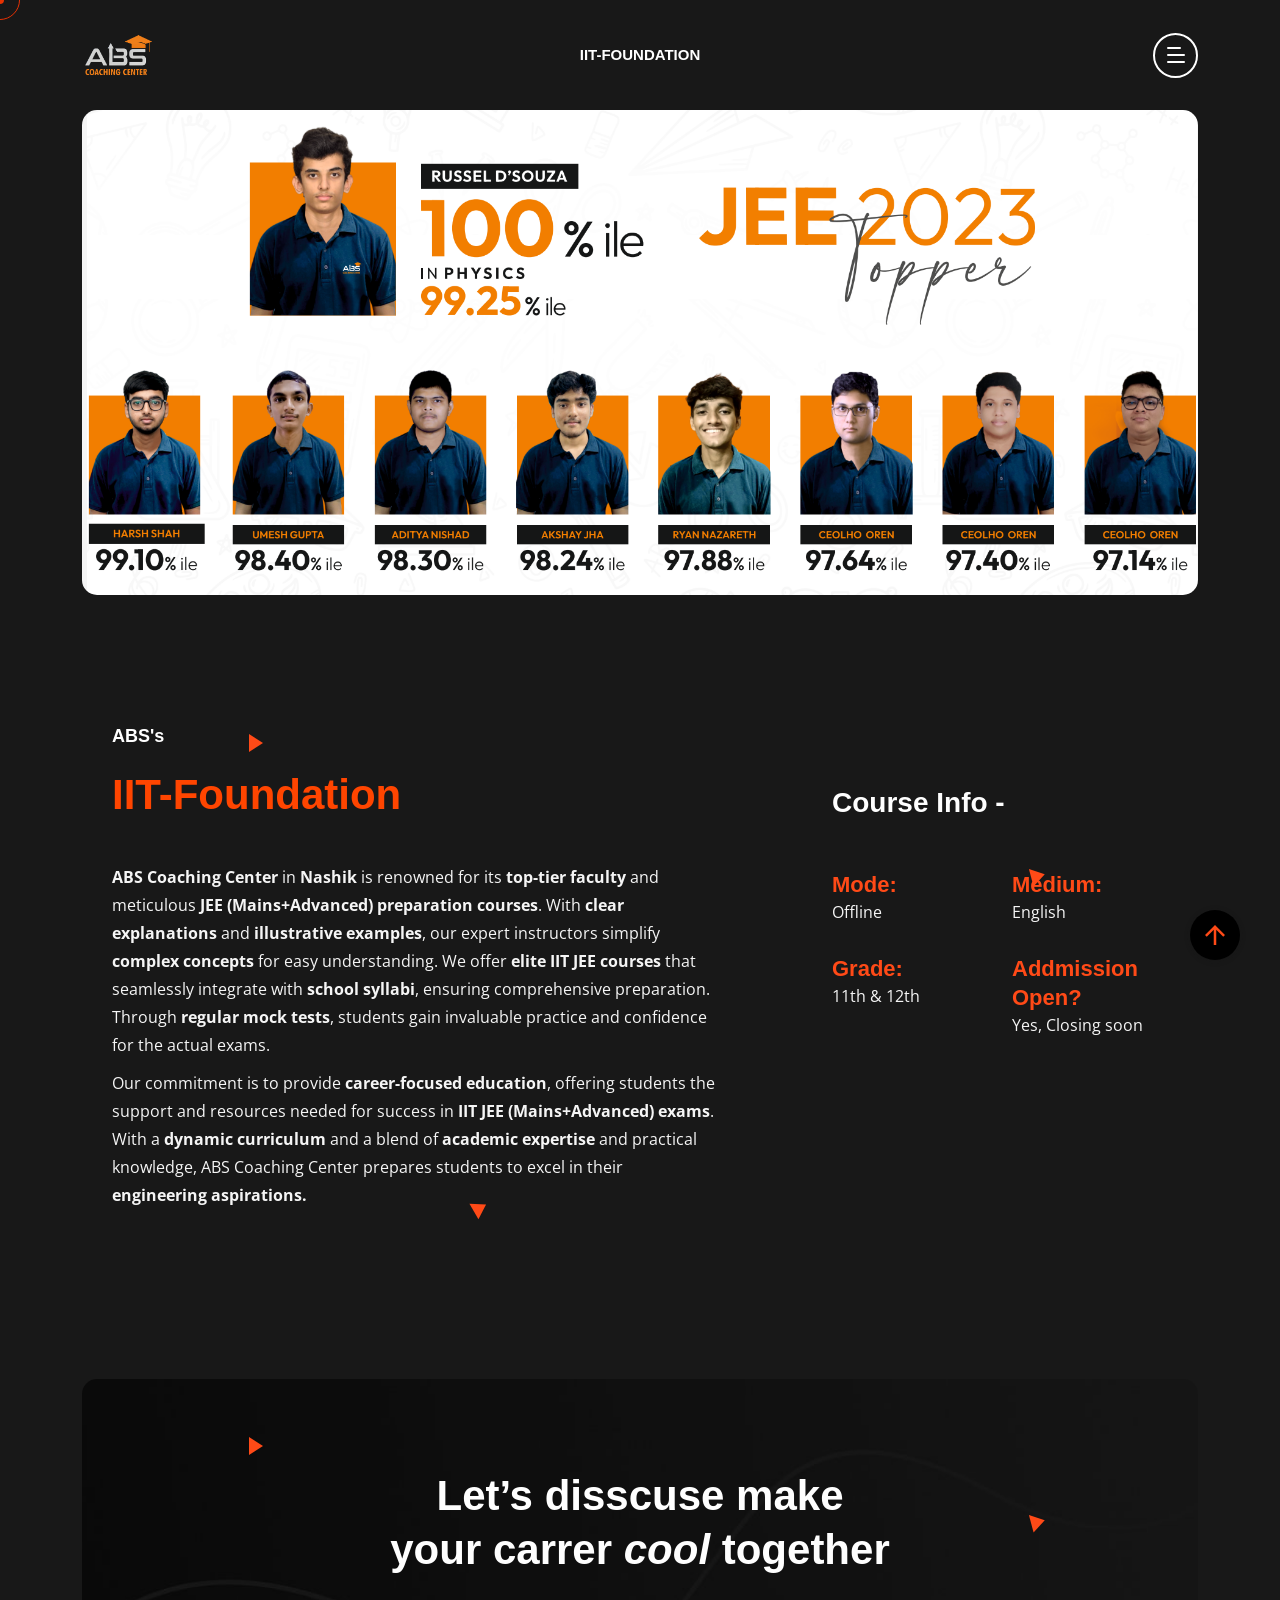
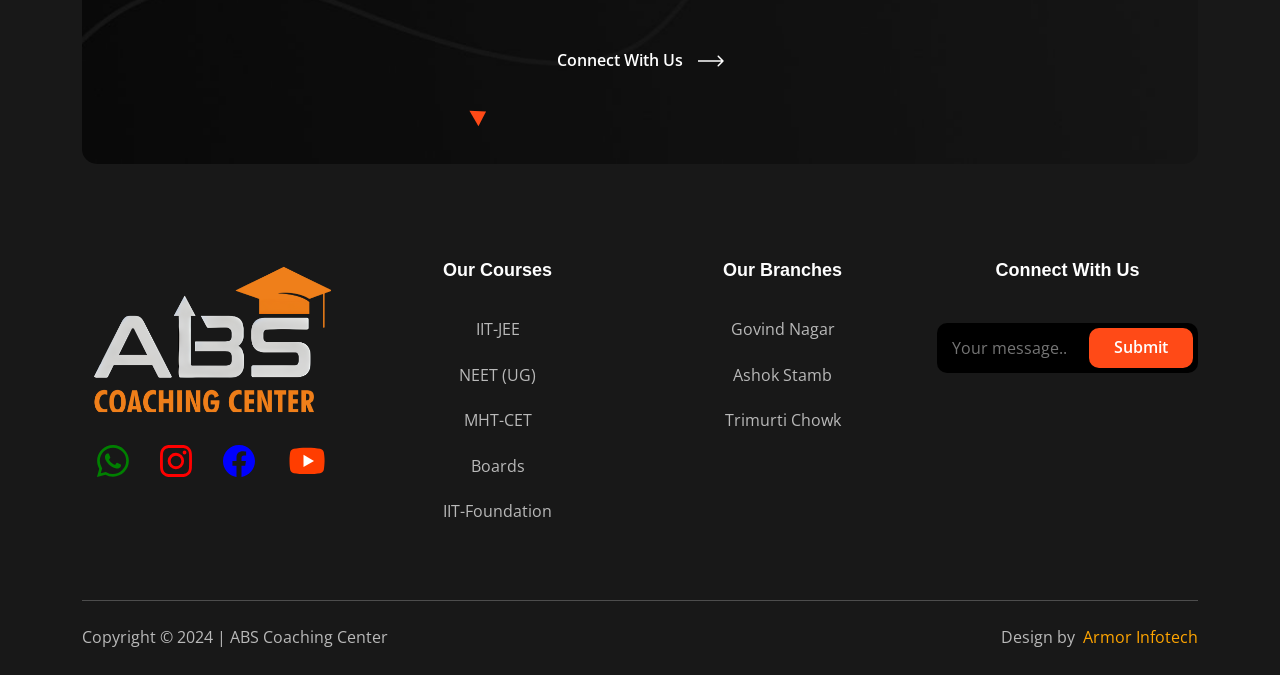
<file: iitfoundation.html>
<!DOCTYPE html>
<html class="no-js" lang="en">
<meta http-equiv="content-type" content="text/html;charset=utf-8" />

<head>
  <!-- Meta Tags -->
  <meta charset="utf-8">
  <meta http-equiv="x-ua-compatible" content="ie=edge">
  <meta name="viewport" content="width=device-width, initial-scale=1">
  <meta name="author" content="Laralink">
  <title>IIT-Foundation | ABS COACHING CENTER</title>
  <meta name="title"
  content="Abs Coaching Centre - Best Tutorials in Nashik for Class XI, Class XII, MHTCET, JEE, NEET, State Board">
<meta name="keywords"
  content="Abs Coaching Centre, Nashik, Govind Nagar, Trimurti Chowk, Indira Nagar, CIDCO, SBI Bank, Maharashtra, MHTCET, JEE, NEET, CET, Physics, Chemistry, Math, Biology, Tuitions, 11th, 12th, Coaching, Campus Karma, Kolkata, social network, education, college, university, events, fest, lab, activity">
<meta name="description"
  content="ABS Coaching Center in Nashik is renowned for its top-tier faculty and meticulous JEE (Mains+Advanced) preparation courses. With clear explanations and illustrative examples, our expert instructors simplify complex concepts for easy understanding. We offer elite IIT JEE courses that seamlessly integrate with school syllabi, ensuring comprehensive preparation. Through regular mock tests, students gain invaluable practice and confidence for the actual exams.">

<!-- Author and Copyright -->
<meta name="author" content="Armor Infotech">
<meta name="copyright" content="ABS Coaching Center | Armor Infotech">


  <!-- Favicon Icon -->
  <link rel="icon" href="assets/img/favicon.png">
  <link rel="stylesheet" href="assets/css/plugins/bootstrap.min.css">
  <link rel="stylesheet" href="assets/css/plugins/fontawesome.min.css">
  <link rel="stylesheet" href="assets/css/plugins/slick.css">
  <link rel="stylesheet" href="assets/css/plugins/lightgallery.min.css">
  <link rel="stylesheet" href="assets/css/plugins/animate.css">
  <link rel="stylesheet" href="assets/css/style.css">
  <link rel="stylesheet" href="assets/css/custom.css">
</head>

<body>
  <!-- Start Header Section -->
  <header class="cs-site_header cs-style1 text-uppercase cs-sticky_header">
    <div class="cs-main_header">
      <div class="container">
        <div class="cs-main_header_in">
          <div class="cs-main_header_left">
            <a class="cs-site_branding" href="https://abscoachingcenter.in/">
              <img src="assets/img/courses/logo.png" alt="Logo">
            </a>
          </div>
          <div class="cs-main_header_center">
            <div class="cs-nav cs-primary_font cs-medium">
              <ul class="cs-nav_list">
                <li>
                  <a><b>IIT-Foundation</b></a>
                </li>
              </ul>
            </div>
          </div>
          <div class="cs-main_header_right">
            <div class="cs-toolbox">
              <span class="cs-icon_btn">
                <span class="cs-icon_btn_in">
                  <span></span>
                  <span></span>
                  <span></span>
                  <span></span>
                </span>
              </span>
            </div>
          </div>
        </div>
      </div>
    </div>
  </header>
  <div class="cs-side_header">
    <button class="cs-close"></button>
    <div class="cs-side_header_overlay"></div>
    <div class="cs-side_header_in">
      <div class="cs-side_header_shape"></div>
      <a class="cs-site_branding" href="https://abscoachingcenter.in/">
        <img src="assets/img/courses/logo.png" alt="Logo">
      </a>
      <div class="cs-side_header_box">
        <h2 class="cs-side_header_heading"> Do you have a question in your <br> mind? connect with us. </h2>
      </div>
      <div class="cs-side_header_box">
        <h3 class="cs-side_header_title cs-primary_color">Contact Us</h3>
        <ul class="cs-contact_info cs-style1 cs-mp0">
          <li>
            <svg width="18" height="18" viewBox="0 0 18 18" fill="none" xmlns="http://www.w3.org/2000/svg">
              <path
                d="M17 12.5C15.75 12.5 14.55 12.3 13.43 11.93C13.08 11.82 12.69 11.9 12.41 12.17L10.21 14.37C7.38 12.93 5.06 10.62 3.62 7.79L5.82 5.58C6.1 5.31 6.18 4.92 6.07 4.57C5.7 3.45 5.5 2.25 5.5 1C5.5 0.45 5.05 0 4.5 0H1C0.45 0 0 0.45 0 1C0 10.39 7.61 18 17 18C17.55 18 18 17.55 18 17V13.5C18 12.95 17.55 12.5 17 12.5ZM9 0V10L12 7H18V0H9Z"
                fill="#FF4A17" />
            </svg>
            <span>+91 80077 55999</span>
          </li>
          <li>
            <svg width="20" height="18" viewBox="0 0 20 18" fill="none" xmlns="http://www.w3.org/2000/svg">
              <path
                d="M20 6.98V16C20 17.1 19.1 18 18 18H2C0.9 18 0 17.1 0 16V4C0 2.9 0.9 2 2 2H12.1C12.04 2.32 12 2.66 12 3C12 4.48 12.65 5.79 13.67 6.71L10 9L2 4V6L10 11L15.3 7.68C15.84 7.88 16.4 8 17 8C18.13 8 19.16 7.61 20 6.98ZM14 3C14 4.66 15.34 6 17 6C18.66 6 20 4.66 20 3C20 1.34 18.66 0 17 0C15.34 0 14 1.34 14 3Z"
                fill="#FF4A17" />
            </svg>
            <span>abscoachingcenter101@gmail.com</span>
          </li>
          <li>
            <svg width="14" height="20" viewBox="0 0 14 20" fill="none" xmlns="http://www.w3.org/2000/svg">
              <path
                d="M7 0C3.13 0 0 3.13 0 7C0 12.25 7 20 7 20C7 20 14 12.25 14 7C14 3.13 10.87 0 7 0ZM7 9.5C5.62 9.5 4.5 8.38 4.5 7C4.5 5.62 5.62 4.5 7 4.5C8.38 4.5 9.5 5.62 9.5 7C9.5 8.38 8.38 9.5 7 9.5Z"
                fill="#FF4A17" />
            </svg>
            <span>Nashik </span>
          </li>
        </ul>
      </div>
      <div class="cs-side_header_box">
        <div class=" cs-style1 ">
          <a href="https://api.whatsapp.com/send?phone=918007755999" target="_blank"><svg
              xmlns="http://www.w3.org/2000/svg" color="green" width="32" height="32" fill="currentColor"
              class="bi bi-whatsapp" viewBox="0 0 16 16">
              <path
                d="M13.601 2.326A7.85 7.85 0 0 0 7.994 0C3.627 0 .068 3.558.064 7.926c0 1.399.366 2.76 1.057 3.965L0 16l4.204-1.102a7.9 7.9 0 0 0 3.79.965h.004c4.368 0 7.926-3.558 7.93-7.93A7.9 7.9 0 0 0 13.6 2.326zM7.994 14.521a6.6 6.6 0 0 1-3.356-.92l-.24-.144-2.494.654.666-2.433-.156-.251a6.56 6.56 0 0 1-1.007-3.505c0-3.626 2.957-6.584 6.591-6.584a6.56 6.56 0 0 1 4.66 1.931 6.56 6.56 0 0 1 1.928 4.66c-.004 3.639-2.961 6.592-6.592 6.592m3.615-4.934c-.197-.099-1.17-.578-1.353-.646-.182-.065-.315-.099-.445.099-.133.197-.513.646-.627.775-.114.133-.232.148-.43.05-.197-.1-.836-.308-1.592-.985-.59-.525-.985-1.175-1.103-1.372-.114-.198-.011-.304.088-.403.087-.088.197-.232.296-.346.1-.114.133-.198.198-.33.065-.134.034-.248-.015-.347-.05-.099-.445-1.076-.612-1.47-.16-.389-.323-.335-.445-.34-.114-.007-.247-.007-.38-.007a.73.73 0 0 0-.529.247c-.182.198-.691.677-.691 1.654s.71 1.916.81 2.049c.098.133 1.394 2.132 3.383 2.992.47.205.84.326 1.129.418.475.152.904.129 1.246.08.38-.058 1.171-.48 1.338-.943.164-.464.164-.86.114-.943-.049-.084-.182-.133-.38-.232">
              </path>
            </svg></a>&nbsp;&nbsp;&nbsp;&nbsp;&nbsp;&nbsp;&nbsp;&nbsp;&nbsp;
          <a href="https://instagram.com/abscoachingcenter.nsk" target="_blank"><svg xmlns="http://www.w3.org/2000/svg"
              color="red" width="32" height="32" fill="currentColor" class="bi bi-instagram" viewBox="0 0 16 16">
              <path
                d="M8 0C5.829 0 5.556.01 4.703.048 3.85.088 3.269.222 2.76.42a3.9 3.9 0 0 0-1.417.923A3.9 3.9 0 0 0 .42 2.76C.222 3.268.087 3.85.048 4.7.01 5.555 0 5.827 0 8.001c0 2.172.01 2.444.048 3.297.04.852.174 1.433.372 1.942.205.526.478.972.923 1.417.444.445.89.719 1.416.923.51.198 1.09.333 1.942.372C5.555 15.99 5.827 16 8 16s2.444-.01 3.298-.048c.851-.04 1.434-.174 1.943-.372a3.9 3.9 0 0 0 1.416-.923c.445-.445.718-.891.923-1.417.197-.509.332-1.09.372-1.942C15.99 10.445 16 10.173 16 8s-.01-2.445-.048-3.299c-.04-.851-.175-1.433-.372-1.941a3.9 3.9 0 0 0-.923-1.417A3.9 3.9 0 0 0 13.24.42c-.51-.198-1.092-.333-1.943-.372C10.443.01 10.172 0 7.998 0zm-.717 1.442h.718c2.136 0 2.389.007 3.232.046.78.035 1.204.166 1.486.275.373.145.64.319.92.599s.453.546.598.92c.11.281.24.705.275 1.485.039.843.047 1.096.047 3.231s-.008 2.389-.047 3.232c-.035.78-.166 1.203-.275 1.485a2.5 2.5 0 0 1-.599.919c-.28.28-.546.453-.92.598-.28.11-.704.24-1.485.276-.843.038-1.096.047-3.232.047s-2.39-.009-3.233-.047c-.78-.036-1.203-.166-1.485-.276a2.5 2.5 0 0 1-.92-.598 2.5 2.5 0 0 1-.6-.92c-.109-.281-.24-.705-.275-1.485-.038-.843-.046-1.096-.046-3.233s.008-2.388.046-3.231c.036-.78.166-1.204.276-1.486.145-.373.319-.64.599-.92s.546-.453.92-.598c.282-.11.705-.24 1.485-.276.738-.034 1.024-.044 2.515-.045zm4.988 1.328a.96.96 0 1 0 0 1.92.96.96 0 0 0 0-1.92m-4.27 1.122a4.109 4.109 0 1 0 0 8.217 4.109 4.109 0 0 0 0-8.217m0 1.441a2.667 2.667 0 1 1 0 5.334 2.667 2.667 0 0 1 0-5.334">
              </path>
            </svg></a>&nbsp;&nbsp;&nbsp;&nbsp;&nbsp;&nbsp;&nbsp;&nbsp;&nbsp;
          <a href="https://www.facebook.com/ABSCoachingCenter.nsk/" target="_blank"><svg
              xmlns="http://www.w3.org/2000/svg" color="blue" width="32" height="32" fill="currentColor"
              class="bi bi-facebook" viewBox="0 0 16 16">
              <path
                d="M16 8.049c0-4.446-3.582-8.05-8-8.05C3.58 0-.002 3.603-.002 8.05c0 4.017 2.926 7.347 6.75 7.951v-5.625h-2.03V8.05H6.75V6.275c0-2.017 1.195-3.131 3.022-3.131.876 0 1.791.157 1.791.157v1.98h-1.009c-.993 0-1.303.621-1.303 1.258v1.51h2.218l-.354 2.326H9.25V16c3.824-.604 6.75-3.934 6.75-7.951">
              </path>
            </svg></a>&nbsp;&nbsp;&nbsp;&nbsp;&nbsp;&nbsp;&nbsp;&nbsp;&nbsp;
          <a href="https://www.youtube.com/@abscoachingcenter2737/videos" target="_blank"><svg
              xmlns="http://www.w3.org/2000/svg" x="0px" y="0px" width="42" height="42" viewBox="0,0,256,256"
              style="fill:#000000;">
              <g transform="">
                <g transform=" scale(5.33333,5.33333)">
                  <path
                    d="M43.2,33.9c-0.4,2.1 -2.1,3.7 -4.2,4c-3.3,0.5 -8.8,1.1 -15,1.1c-6.1,0 -11.6,-0.6 -15,-1.1c-2.1,-0.3 -3.8,-1.9 -4.2,-4c-0.4,-2.3 -0.8,-5.7 -0.8,-9.9c0,-4.2 0.4,-7.6 0.8,-9.9c0.4,-2.1 2.1,-3.7 4.2,-4c3.3,-0.5 8.8,-1.1 15,-1.1c6.2,0 11.6,0.6 15,1.1c2.1,0.3 3.8,1.9 4.2,4c0.4,2.3 0.9,5.7 0.9,9.9c-0.1,4.2 -0.5,7.6 -0.9,9.9z"
                    fill="#ff3d00"></path>
                  <path d="M20,31v-14l12,7z" fill="#ffffff"></path>
                </g>
              </g>
            </svg></a>
        </div>
      </div>
      <!-- <div class="cs-side_header_box">
            <h3 class="cs-side_header_title cs-primary_color">Let's Connect</h3>
            <div class="cs-newsletter cs-style1">
                <form action="#" class="cs-newsletter_form">
                    <form action="#" class="cs-newsletter_form">
                        <input type="email" class="cs-newsletter_input" placeholder="Your message..">
                        <button class="cs-newsletter_btn">
                            <span>Submit</span>
                        </button>
                    </form>
            </div>
        </div> -->

    </div>
  </div>
  <!-- End Header Section -->

  <div class="cs-height_110 cs-height_lg_80"></div>
  <!-- Start course section  -->
  <div class="container">
    <img src="assets/img/courses/slider_dumy1.png" alt="Image" class="cs-radius_15 w-100">
    <div class="cs-height_40 cs-height_lg_40"></div>
    <div class="cs-portfolio_details">
      <div class="cs-cta cs-style1 cs-bg cs-shape_wrap_1 cs-position_1" data-src="assets/img/">
        <div class="cs-shape_1"></div>
        <div class="cs-shape_1"></div>
        <div class="cs-shape_1"></div>
        <div class="cs-cta_in">
          <div class="row" style="color: whitesmoke;">
            <div class="col-lg-7">
              <div class="cs-section_heading cs-style1 cs-funfact_heading">
                <h3 class="cs-section_subtitle" style="color: white;">ABS's</h3>
                <h2 class="cs-section_title" style="color: orangered;">IIT-Foundation</h2>
                <div class="cs-height_40 cs-height_lg_20"></div>
                <p><b>ABS Coaching Center</b> in <b>Nashik</b> is renowned
                  for its <b>top-tier faculty</b> and
                  meticulous <b>JEE
                    (Mains+Advanced) preparation courses</b>. With <b>clear explanations</b> and
                  <b>illustrative
                    examples</b>, our expert instructors simplify
                  <b>complex concepts</b> for easy understanding. We offer <b>elite IIT JEE courses</b> that seamlessly
                  integrate with
                  <b>school syllabi</b>, ensuring comprehensive preparation. Through <b>regular mock tests</b>, students
                  gain invaluable
                  practice and confidence for the actual exams.
                </p>
                <div class="cs-height_10 cs-height_lg_20"></div>
                <p>Our commitment is to provide <b>career-focused education</b>, offering students
                  the support and
                  resources needed
                  for success in <b>IIT JEE (Mains+Advanced) exams</b>. With a <b>dynamic curriculum</b> and a blend of
                  <b>academic expertise</b>
                  and practical knowledge, ABS Coaching Center prepares students to excel in their <b>engineering
                    aspirations.</b>
                </p>
              </div>
            </div>
            <div class="col-lg-4 offset-lg-1">
              <div class="cs-height_60 cs-height_lg_40"></div>
              <h2 class="cs-font_30 cs-font_26_sm cs-m0">Course Info -</h2>
              <div class="cs-height_50 cs-height_lg_30"></div>
              <div class="row">
                <div class="col-6">
                  <h3 class="cs-accent_color cs-font_22 cs-font_18_sm cs-m0">Mode:</h3>
                  <p class="cs-m0">Offline</p>
                  <div class="cs-height_30 cs-height_lg_30"></div>
                </div>
                <div class="col-6">
                  <h3 class="cs-accent_color cs-font_22 cs-font_18_sm cs-m0">Medium:</h3>
                  <p class="cs-m0">English</p>
                  <div class="cs-height_30 cs-height_lg_30"></div>
                </div>
                <div class="col-6">
                  <h3 class="cs-accent_color cs-font_22 cs-font_18_sm cs-m0">Grade:</h3>
                  <p class="cs-m0">11th & 12th</p>
                  <div class="cs-height_30 cs-height_lg_30"></div>
                </div>
                <div class="col-6">
                  <h3 class="cs-accent_color cs-font_22 cs-font_18_sm cs-m0">Addmission Open?</h3>
                  <p class="cs-m0">Yes, Closing soon</p>
                  <div class="cs-height_30 cs-height_lg_30"></div>
                </div>
              </div>
            </div>
          </div>
        </div>
      </div>
    </div>
  </div>
  <!-- End course section  -->

  <div class="cs-height_80 cs-height_lg_60"></div>
  <!-- Start CTA -->
  <section>
    <div class="container">
      <div class="cs-cta cs-style1 cs-bg text-center cs-shape_wrap_1 cs-position_1" data-src="assets/img/cta_bg.jpeg">
        <div class="cs-shape_1"></div>
        <div class="cs-shape_1"></div>
        <div class="cs-shape_1"></div>
        <div class="cs-cta_in">
          <h2 class="cs-cta_title cs-semi_bold cs-m0"> Let’s disscuse make <br>your carrer
            <i>cool</i>
            together
          </h2>
          <div class="cs-height_70 cs-height_lg_30"></div>
          <a href="contact.html" class="cs-text_btn wow fadeInUp" data-wow-duration="0.8s" data-wow-delay="0.2s">
            <span>Connect With Us</span>
            <svg width="26" height="12" viewBox="0 0 26 12" fill="none" xmlns="http://www.w3.org/2000/svg">
              <path
                d="M25.5307 6.53033C25.8236 6.23744 25.8236 5.76256 25.5307 5.46967L20.7577 0.696699C20.4648 0.403806 19.99 0.403806 19.6971 0.696699C19.4042 0.989593 19.4042 1.46447 19.6971 1.75736L23.9397 6L19.6971 10.2426C19.4042 10.5355 19.4042 11.0104 19.6971 11.3033C19.99 11.5962 20.4648 11.5962 20.7577 11.3033L25.5307 6.53033ZM0.000366211 6.75H25.0004V5.25H0.000366211V6.75Z"
                fill="currentColor" />
            </svg>
          </a>
        </div>
      </div>
    </div>
  </section>
  <!-- End CTA -->

  <!-- Start footer  -->
  <footer class="cs-fooer">
    <div class="cs-fooer_main">
      <div class="container">
        <div class="row">
          <div class="col-lg-3 col-sm-6">
            <div class="cs-footer_item">
              <div class="cs-text_widget">
                <img src="assets/img/courses/logo.png" alt="Logo">
              </div>

              <div class="cs-style1 footer-social">
                <a href="https://api.whatsapp.com/send?phone=918007755999" target="_blank"><svg
                    xmlns="http://www.w3.org/2000/svg" color="green" width="32" height="32" fill="currentColor"
                    class="bi bi-whatsapp" viewBox="0 0 16 16">
                    <path
                      d="M13.601 2.326A7.85 7.85 0 0 0 7.994 0C3.627 0 .068 3.558.064 7.926c0 1.399.366 2.76 1.057 3.965L0 16l4.204-1.102a7.9 7.9 0 0 0 3.79.965h.004c4.368 0 7.926-3.558 7.93-7.93A7.9 7.9 0 0 0 13.6 2.326zM7.994 14.521a6.6 6.6 0 0 1-3.356-.92l-.24-.144-2.494.654.666-2.433-.156-.251a6.56 6.56 0 0 1-1.007-3.505c0-3.626 2.957-6.584 6.591-6.584a6.56 6.56 0 0 1 4.66 1.931 6.56 6.56 0 0 1 1.928 4.66c-.004 3.639-2.961 6.592-6.592 6.592m3.615-4.934c-.197-.099-1.17-.578-1.353-.646-.182-.065-.315-.099-.445.099-.133.197-.513.646-.627.775-.114.133-.232.148-.43.05-.197-.1-.836-.308-1.592-.985-.59-.525-.985-1.175-1.103-1.372-.114-.198-.011-.304.088-.403.087-.088.197-.232.296-.346.1-.114.133-.198.198-.33.065-.134.034-.248-.015-.347-.05-.099-.445-1.076-.612-1.47-.16-.389-.323-.335-.445-.34-.114-.007-.247-.007-.38-.007a.73.73 0 0 0-.529.247c-.182.198-.691.677-.691 1.654s.71 1.916.81 2.049c.098.133 1.394 2.132 3.383 2.992.47.205.84.326 1.129.418.475.152.904.129 1.246.08.38-.058 1.171-.48 1.338-.943.164-.464.164-.86.114-.943-.049-.084-.182-.133-.38-.232">
                    </path>
                  </svg></a>
                <!-- &nbsp;&nbsp;&nbsp;&nbsp;&nbsp;&nbsp;&nbsp; -->
                <a href="https://instagram.com/abscoachingcenter.nsk" target="_blank"><svg
                    xmlns="http://www.w3.org/2000/svg" color="red" width="32" height="32" fill="currentColor"
                    class="bi bi-instagram" viewBox="0 0 16 16">
                    <path
                      d="M8 0C5.829 0 5.556.01 4.703.048 3.85.088 3.269.222 2.76.42a3.9 3.9 0 0 0-1.417.923A3.9 3.9 0 0 0 .42 2.76C.222 3.268.087 3.85.048 4.7.01 5.555 0 5.827 0 8.001c0 2.172.01 2.444.048 3.297.04.852.174 1.433.372 1.942.205.526.478.972.923 1.417.444.445.89.719 1.416.923.51.198 1.09.333 1.942.372C5.555 15.99 5.827 16 8 16s2.444-.01 3.298-.048c.851-.04 1.434-.174 1.943-.372a3.9 3.9 0 0 0 1.416-.923c.445-.445.718-.891.923-1.417.197-.509.332-1.09.372-1.942C15.99 10.445 16 10.173 16 8s-.01-2.445-.048-3.299c-.04-.851-.175-1.433-.372-1.941a3.9 3.9 0 0 0-.923-1.417A3.9 3.9 0 0 0 13.24.42c-.51-.198-1.092-.333-1.943-.372C10.443.01 10.172 0 7.998 0zm-.717 1.442h.718c2.136 0 2.389.007 3.232.046.78.035 1.204.166 1.486.275.373.145.64.319.92.599s.453.546.598.92c.11.281.24.705.275 1.485.039.843.047 1.096.047 3.231s-.008 2.389-.047 3.232c-.035.78-.166 1.203-.275 1.485a2.5 2.5 0 0 1-.599.919c-.28.28-.546.453-.92.598-.28.11-.704.24-1.485.276-.843.038-1.096.047-3.232.047s-2.39-.009-3.233-.047c-.78-.036-1.203-.166-1.485-.276a2.5 2.5 0 0 1-.92-.598 2.5 2.5 0 0 1-.6-.92c-.109-.281-.24-.705-.275-1.485-.038-.843-.046-1.096-.046-3.233s.008-2.388.046-3.231c.036-.78.166-1.204.276-1.486.145-.373.319-.64.599-.92s.546-.453.92-.598c.282-.11.705-.24 1.485-.276.738-.034 1.024-.044 2.515-.045zm4.988 1.328a.96.96 0 1 0 0 1.92.96.96 0 0 0 0-1.92m-4.27 1.122a4.109 4.109 0 1 0 0 8.217 4.109 4.109 0 0 0 0-8.217m0 1.441a2.667 2.667 0 1 1 0 5.334 2.667 2.667 0 0 1 0-5.334">
                    </path>
                  </svg></a>
                <!-- &nbsp;&nbsp;&nbsp;&nbsp;&nbsp;&nbsp;&nbsp; -->
                <a href="https://www.facebook.com/ABSCoachingCenter.nsk/" target="_blank"><svg
                    xmlns="http://www.w3.org/2000/svg" color="blue" width="32" height="32" fill="currentColor"
                    class="bi bi-facebook" viewBox="0 0 16 16">
                    <path
                      d="M16 8.049c0-4.446-3.582-8.05-8-8.05C3.58 0-.002 3.603-.002 8.05c0 4.017 2.926 7.347 6.75 7.951v-5.625h-2.03V8.05H6.75V6.275c0-2.017 1.195-3.131 3.022-3.131.876 0 1.791.157 1.791.157v1.98h-1.009c-.993 0-1.303.621-1.303 1.258v1.51h2.218l-.354 2.326H9.25V16c3.824-.604 6.75-3.934 6.75-7.951">
                    </path>
                  </svg></a>
                <!-- &nbsp;&nbsp;&nbsp;&nbsp;&nbsp;&nbsp;&nbsp; -->
                <a href="https://www.youtube.com/@abscoachingcenter2737/videos" target="_blank"><svg
                    xmlns="http://www.w3.org/2000/svg" x="0px" y="0px" width="42" height="42" viewBox="0,0,256,256"
                    style="fill:#000000;">
                    <g transform="">
                      <g transform=" scale(5.33333,5.33333)">
                        <path
                          d="M43.2,33.9c-0.4,2.1 -2.1,3.7 -4.2,4c-3.3,0.5 -8.8,1.1 -15,1.1c-6.1,0 -11.6,-0.6 -15,-1.1c-2.1,-0.3 -3.8,-1.9 -4.2,-4c-0.4,-2.3 -0.8,-5.7 -0.8,-9.9c0,-4.2 0.4,-7.6 0.8,-9.9c0.4,-2.1 2.1,-3.7 4.2,-4c3.3,-0.5 8.8,-1.1 15,-1.1c6.2,0 11.6,0.6 15,1.1c2.1,0.3 3.8,1.9 4.2,4c0.4,2.3 0.9,5.7 0.9,9.9c-0.1,4.2 -0.5,7.6 -0.9,9.9z"
                          fill="#ff3d00"></path>
                        <path d="M20,31v-14l12,7z" fill="#ffffff"></path>
                      </g>
                    </g>
                  </svg></a>
              </div>
            </div>
          </div>
          <div class="col-lg-3 col-sm-6">
            <div class="cs-footer_item">
              <h2 class="cs-widget_title">Our Courses</h2>
              <ul class="cs-menu_widget cs-mp0">
                <li>
                  <a href="jee.html">IIT-JEE</a>
                </li>
                <li>
                  <a href="neet.html">NEET (UG)</a>
                </li>
                <li>
                  <a href="mhtcet.html">MHT-CET</a>
                </li>
                <li>
                  <a href="boards.html">Boards</a>
                </li>
                <li>
                  <a href="#">IIT-Foundation</a>
                </li>
              </ul>
            </div>
          </div>
          <div class="col-lg-3 col-sm-6">
            <div class="cs-footer_item">
              <h2 class="cs-widget_title">Our Branches</h2>
              <ul class="cs-menu_widget cs-mp0">
                <li>Govind Nagar</li>
                <li>Ashok Stamb</li>
                <li>Trimurti Chowk</li>
              </ul>
            </div>
          </div>

          <!-- whatsapp api integration  -->
          <div class="col-lg-3 col-sm-6">
            <div class="cs-footer_item">
              <h2 class="cs-widget_title">Connect With Us</h2>
              <div class="cs-newsletter cs-style1">
                <form id="cs-form" action="#" class="cs-newsletter_form">
                  <input type="text" class="cs-newsletter_input" placeholder="Your message.." id="message1">
                  <button class="cs-newsletter_btn" type="submit" id="form-submit" onclick="whatsapp1();">
                    <span>Submit</span>
                  </button>
                </form>
              </div>
            </div>
          </div>
        </div>
      </div>
    </div>
    <div class="container">
      <div class="cs-bottom_footer">
        <div class="cs-bottom_footer_left">
          <div class="cs-copyright">Copyright © 2024 | ABS Coaching Center</div>
        </div>
        <div class="cs-bottom_footer_right">
          <ul class="cs-footer_links cs-mp0">
            <li>Design by &nbsp;<a style="color: orange;" href="https://www.linkedin.com/in/umesh-sonawane/"><span>Armor
                  Infotech</span></a></li>
          </ul>
        </div>
      </div>
    </div>
  </footer>
  <!-- End Footer -->

  <span class="cs-scrollup">
    <svg width="20" height="20" viewBox="0 0 20 20" fill="none" xmlns="http://www.w3.org/2000/svg">
      <path d="M0 10L1.7625 11.7625L8.75 4.7875V20H11.25V4.7875L18.225 11.775L20 10L10 0L0 10Z" fill="currentColor" />
    </svg>
  </span>
  <!-- Start Video Popup -->
  <div class="cs-video_popup">
    <div class="cs-video_popup_overlay"></div>
    <div class="cs-video_popup_content">
      <div class="cs-video_popup_layer"></div>
      <div class="cs-video_popup_container">
        <div class="cs-video_popup_align">
          <div class="embed-responsive embed-responsive-16by9">
            <iframe class="embed-responsive-item" src="about:blank"></iframe>
          </div>
        </div>
        <div class="cs-video_popup_close"></div>
      </div>
    </div>
  </div>
  <!-- End Video Popup -->
  <!-- Script -->
  <script src="assets/js/plugins/jquery-3.6.0.min.js"></script>
  <script src="assets/js/plugins/isotope.pkg.min.js"></script>
  <script src="assets/js/plugins/jquery.slick.min.js"></script>
  <script src="assets/js/plugins/jquery.counter.min.js"></script>
  <script src="assets/js/plugins/lightgallery.min.js"></script>
  <script src="assets/js/plugins/wow.min.js"></script>
  <script src="assets/js/plugins/gsap.min.js"></script>
  <script src="assets/js/main.js"></script>

  <script>
    function whatsapp1() {
      var message1 = document.getElementById("message1").value;

      var phoneno = /^\(?([0-9]{3})\)?[-. ]?([0-9]{3})[-. ]?([0-9]{4})$/;

      if (message1 == "") {
        alert("Please enter your message!");
        return false;
      }

      var url = "https://wa.me/+918007755999?text=" +
        "*Message :* " + message1 + "%0a" + "%0a" +
        "*- Requested from ABS Web -*";

      window.open(url, '_blank').focus();

      return true;
    }
  </script>
</body>

</html>
</file>
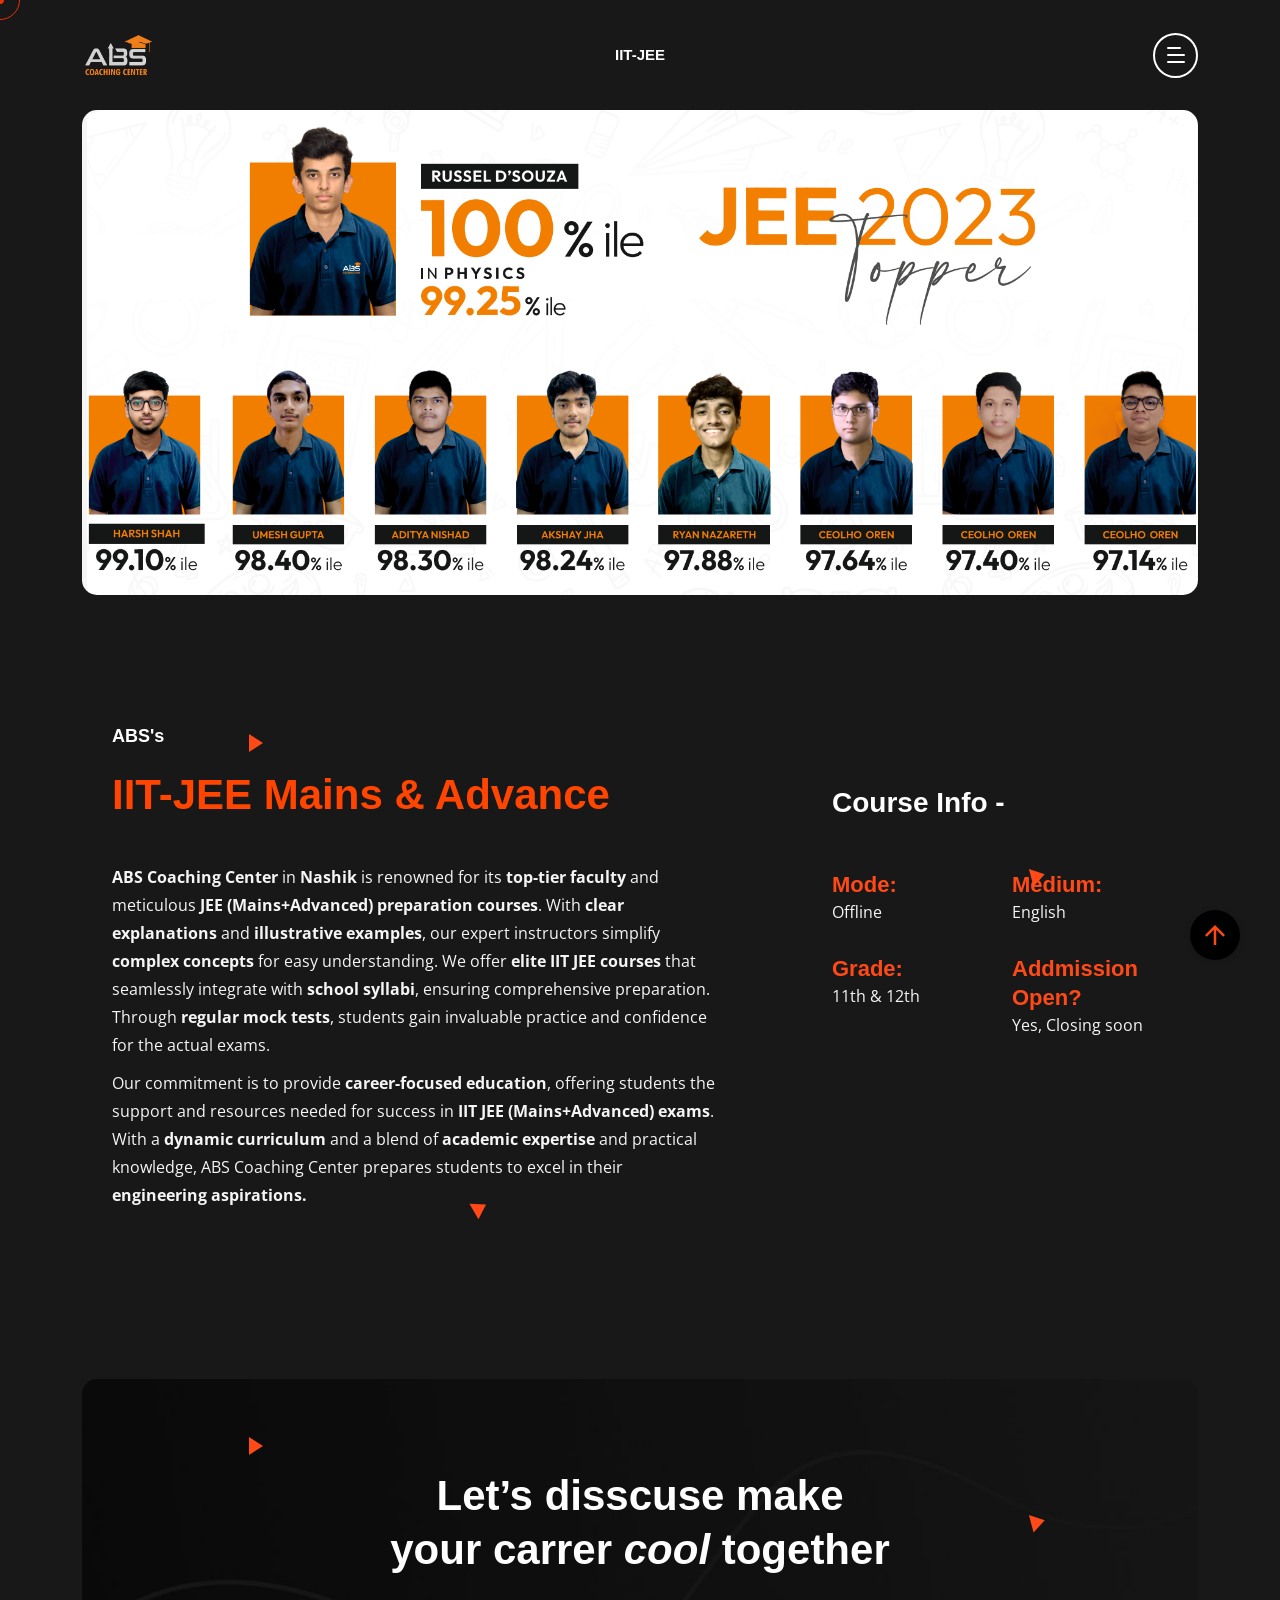
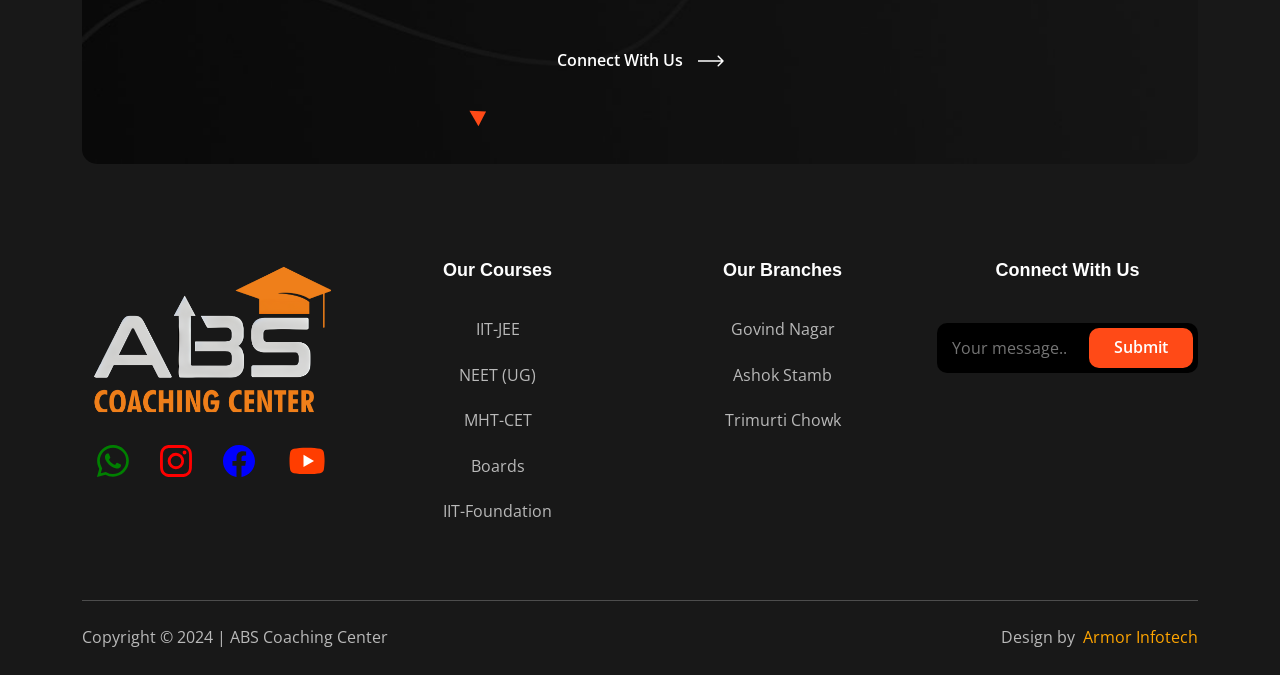
<file: jee.html>
<!DOCTYPE html>
<html class="no-js" lang="en">
<meta http-equiv="content-type" content="text/html;charset=utf-8" />

<head>
  <!-- Meta Tags -->
  <meta charset="utf-8">
  <meta http-equiv="x-ua-compatible" content="ie=edge">
  <meta name="viewport" content="width=device-width, initial-scale=1">
  <meta name="author" content="Laralink">
  <title>JEE | ABS COACHING CENTER</title>
  <meta name="title"
        content="Abs Coaching Centre - Best Tutorials in Nashik for Class XI, Class XII, MHTCET, JEE, NEET, State Board">
    <meta name="keywords"
        content="Abs Coaching Centre, Nashik, Govind Nagar, Trimurti Chowk, Indira Nagar, CIDCO, SBI Bank, Maharashtra, MHTCET, JEE, NEET, CET, Physics, Chemistry, Math, Biology, Tuitions, 11th, 12th, Coaching, Campus Karma, Kolkata, social network, education, college, university, events, fest, lab, activity">
    <meta name="description"
        content="ABS Coaching Center in Nashik is renowned for its top-tier faculty and meticulous JEE (Mains+Advanced) preparation courses. With clear explanations and illustrative examples, our expert instructors simplify complex concepts for easy understanding. We offer elite IIT JEE courses that seamlessly integrate with school syllabi, ensuring comprehensive preparation. Through regular mock tests, students gain invaluable practice and confidence for the actual exams.">

    <!-- Author and Copyright -->
    <meta name="author" content="Armor Infotech">
    <meta name="copyright" content="ABS Coaching Center | Armor Infotech">

  <!-- Favicon Icon -->
  <link rel="icon" href="assets/img/favicon.png">
  <link rel="stylesheet" href="assets/css/plugins/bootstrap.min.css">
  <link rel="stylesheet" href="assets/css/plugins/fontawesome.min.css">
  <link rel="stylesheet" href="assets/css/plugins/slick.css">
  <link rel="stylesheet" href="assets/css/plugins/lightgallery.min.css">
  <link rel="stylesheet" href="assets/css/plugins/animate.css">
  <link rel="stylesheet" href="assets/css/style.css">
  <link rel="stylesheet" href="assets/css/custom.css">
</head>

<body>
  <!-- Start Header Section -->
  <header class="cs-site_header cs-style1 text-uppercase cs-sticky_header">
    <div class="cs-main_header">
      <div class="container">
        <div class="cs-main_header_in">
          <div class="cs-main_header_left">
            <a class="cs-site_branding" href="https://abscoachingcenter.in/">
              <img src="assets/img/courses/logo.png" alt="Logo">
            </a>
          </div>
          <div class="cs-main_header_center">
            <div class="cs-nav cs-primary_font cs-medium">
              <ul class="cs-nav_list">
                <li>
                  <a><b>IIT-JEE</b></a>
                </li>
              </ul>
            </div>
          </div>
          <div class="cs-main_header_right">
            <div class="cs-toolbox">
              <span class="cs-icon_btn">
                <span class="cs-icon_btn_in">
                  <span></span>
                  <span></span>
                  <span></span>
                  <span></span>
                </span>
              </span>
            </div>
          </div>
        </div>
      </div>
    </div>
  </header>
  <div class="cs-side_header">
    <button class="cs-close"></button>
    <div class="cs-side_header_overlay"></div>
    <div class="cs-side_header_in">
      <div class="cs-side_header_shape"></div>
      <a class="cs-site_branding" href="https://abscoachingcenter.in/">
        <img src="assets/img/courses/logo.png" alt="Logo">
      </a>
      <div class="cs-side_header_box">
        <h2 class="cs-side_header_heading"> Do you have a question in your <br> mind? connect with us. </h2>
      </div>
      <div class="cs-side_header_box">
        <h3 class="cs-side_header_title cs-primary_color">Contact Us</h3>
        <ul class="cs-contact_info cs-style1 cs-mp0">
          <li>
            <svg width="18" height="18" viewBox="0 0 18 18" fill="none" xmlns="http://www.w3.org/2000/svg">
              <path
                d="M17 12.5C15.75 12.5 14.55 12.3 13.43 11.93C13.08 11.82 12.69 11.9 12.41 12.17L10.21 14.37C7.38 12.93 5.06 10.62 3.62 7.79L5.82 5.58C6.1 5.31 6.18 4.92 6.07 4.57C5.7 3.45 5.5 2.25 5.5 1C5.5 0.45 5.05 0 4.5 0H1C0.45 0 0 0.45 0 1C0 10.39 7.61 18 17 18C17.55 18 18 17.55 18 17V13.5C18 12.95 17.55 12.5 17 12.5ZM9 0V10L12 7H18V0H9Z"
                fill="#FF4A17" />
            </svg>
            <span>+91 80077 55999</span>
          </li>
          <li>
            <svg width="20" height="18" viewBox="0 0 20 18" fill="none" xmlns="http://www.w3.org/2000/svg">
              <path
                d="M20 6.98V16C20 17.1 19.1 18 18 18H2C0.9 18 0 17.1 0 16V4C0 2.9 0.9 2 2 2H12.1C12.04 2.32 12 2.66 12 3C12 4.48 12.65 5.79 13.67 6.71L10 9L2 4V6L10 11L15.3 7.68C15.84 7.88 16.4 8 17 8C18.13 8 19.16 7.61 20 6.98ZM14 3C14 4.66 15.34 6 17 6C18.66 6 20 4.66 20 3C20 1.34 18.66 0 17 0C15.34 0 14 1.34 14 3Z"
                fill="#FF4A17" />
            </svg>
            <span>abscoachingcenter101@gmail.com</span>
          </li>
          <li>
            <svg width="14" height="20" viewBox="0 0 14 20" fill="none" xmlns="http://www.w3.org/2000/svg">
              <path
                d="M7 0C3.13 0 0 3.13 0 7C0 12.25 7 20 7 20C7 20 14 12.25 14 7C14 3.13 10.87 0 7 0ZM7 9.5C5.62 9.5 4.5 8.38 4.5 7C4.5 5.62 5.62 4.5 7 4.5C8.38 4.5 9.5 5.62 9.5 7C9.5 8.38 8.38 9.5 7 9.5Z"
                fill="#FF4A17" />
            </svg>
            <span>Nashik </span>
          </li>
        </ul>
      </div>
      <div class="cs-side_header_box">
        <div class=" cs-style1 ">
          <a href="https://api.whatsapp.com/send?phone=918007755999" target="_blank"><svg
              xmlns="http://www.w3.org/2000/svg" color="green" width="32" height="32" fill="currentColor"
              class="bi bi-whatsapp" viewBox="0 0 16 16">
              <path
                d="M13.601 2.326A7.85 7.85 0 0 0 7.994 0C3.627 0 .068 3.558.064 7.926c0 1.399.366 2.76 1.057 3.965L0 16l4.204-1.102a7.9 7.9 0 0 0 3.79.965h.004c4.368 0 7.926-3.558 7.93-7.93A7.9 7.9 0 0 0 13.6 2.326zM7.994 14.521a6.6 6.6 0 0 1-3.356-.92l-.24-.144-2.494.654.666-2.433-.156-.251a6.56 6.56 0 0 1-1.007-3.505c0-3.626 2.957-6.584 6.591-6.584a6.56 6.56 0 0 1 4.66 1.931 6.56 6.56 0 0 1 1.928 4.66c-.004 3.639-2.961 6.592-6.592 6.592m3.615-4.934c-.197-.099-1.17-.578-1.353-.646-.182-.065-.315-.099-.445.099-.133.197-.513.646-.627.775-.114.133-.232.148-.43.05-.197-.1-.836-.308-1.592-.985-.59-.525-.985-1.175-1.103-1.372-.114-.198-.011-.304.088-.403.087-.088.197-.232.296-.346.1-.114.133-.198.198-.33.065-.134.034-.248-.015-.347-.05-.099-.445-1.076-.612-1.47-.16-.389-.323-.335-.445-.34-.114-.007-.247-.007-.38-.007a.73.73 0 0 0-.529.247c-.182.198-.691.677-.691 1.654s.71 1.916.81 2.049c.098.133 1.394 2.132 3.383 2.992.47.205.84.326 1.129.418.475.152.904.129 1.246.08.38-.058 1.171-.48 1.338-.943.164-.464.164-.86.114-.943-.049-.084-.182-.133-.38-.232">
              </path>
            </svg></a>&nbsp;&nbsp;&nbsp;&nbsp;&nbsp;&nbsp;&nbsp;&nbsp;&nbsp;
          <a href="https://instagram.com/abscoachingcenter.nsk" target="_blank"><svg xmlns="http://www.w3.org/2000/svg"
              color="red" width="32" height="32" fill="currentColor" class="bi bi-instagram" viewBox="0 0 16 16">
              <path
                d="M8 0C5.829 0 5.556.01 4.703.048 3.85.088 3.269.222 2.76.42a3.9 3.9 0 0 0-1.417.923A3.9 3.9 0 0 0 .42 2.76C.222 3.268.087 3.85.048 4.7.01 5.555 0 5.827 0 8.001c0 2.172.01 2.444.048 3.297.04.852.174 1.433.372 1.942.205.526.478.972.923 1.417.444.445.89.719 1.416.923.51.198 1.09.333 1.942.372C5.555 15.99 5.827 16 8 16s2.444-.01 3.298-.048c.851-.04 1.434-.174 1.943-.372a3.9 3.9 0 0 0 1.416-.923c.445-.445.718-.891.923-1.417.197-.509.332-1.09.372-1.942C15.99 10.445 16 10.173 16 8s-.01-2.445-.048-3.299c-.04-.851-.175-1.433-.372-1.941a3.9 3.9 0 0 0-.923-1.417A3.9 3.9 0 0 0 13.24.42c-.51-.198-1.092-.333-1.943-.372C10.443.01 10.172 0 7.998 0zm-.717 1.442h.718c2.136 0 2.389.007 3.232.046.78.035 1.204.166 1.486.275.373.145.64.319.92.599s.453.546.598.92c.11.281.24.705.275 1.485.039.843.047 1.096.047 3.231s-.008 2.389-.047 3.232c-.035.78-.166 1.203-.275 1.485a2.5 2.5 0 0 1-.599.919c-.28.28-.546.453-.92.598-.28.11-.704.24-1.485.276-.843.038-1.096.047-3.232.047s-2.39-.009-3.233-.047c-.78-.036-1.203-.166-1.485-.276a2.5 2.5 0 0 1-.92-.598 2.5 2.5 0 0 1-.6-.92c-.109-.281-.24-.705-.275-1.485-.038-.843-.046-1.096-.046-3.233s.008-2.388.046-3.231c.036-.78.166-1.204.276-1.486.145-.373.319-.64.599-.92s.546-.453.92-.598c.282-.11.705-.24 1.485-.276.738-.034 1.024-.044 2.515-.045zm4.988 1.328a.96.96 0 1 0 0 1.92.96.96 0 0 0 0-1.92m-4.27 1.122a4.109 4.109 0 1 0 0 8.217 4.109 4.109 0 0 0 0-8.217m0 1.441a2.667 2.667 0 1 1 0 5.334 2.667 2.667 0 0 1 0-5.334">
              </path>
            </svg></a>&nbsp;&nbsp;&nbsp;&nbsp;&nbsp;&nbsp;&nbsp;&nbsp;&nbsp;
          <a href="https://www.facebook.com/ABSCoachingCenter.nsk/" target="_blank"><svg
              xmlns="http://www.w3.org/2000/svg" color="blue" width="32" height="32" fill="currentColor"
              class="bi bi-facebook" viewBox="0 0 16 16">
              <path
                d="M16 8.049c0-4.446-3.582-8.05-8-8.05C3.58 0-.002 3.603-.002 8.05c0 4.017 2.926 7.347 6.75 7.951v-5.625h-2.03V8.05H6.75V6.275c0-2.017 1.195-3.131 3.022-3.131.876 0 1.791.157 1.791.157v1.98h-1.009c-.993 0-1.303.621-1.303 1.258v1.51h2.218l-.354 2.326H9.25V16c3.824-.604 6.75-3.934 6.75-7.951">
              </path>
            </svg></a>&nbsp;&nbsp;&nbsp;&nbsp;&nbsp;&nbsp;&nbsp;&nbsp;&nbsp;
          <a href="https://www.youtube.com/@abscoachingcenter2737/videos" target="_blank"><svg
              xmlns="http://www.w3.org/2000/svg" x="0px" y="0px" width="42" height="42" viewBox="0,0,256,256"
              style="fill:#000000;">
              <g transform="">
                <g transform=" scale(5.33333,5.33333)">
                  <path
                    d="M43.2,33.9c-0.4,2.1 -2.1,3.7 -4.2,4c-3.3,0.5 -8.8,1.1 -15,1.1c-6.1,0 -11.6,-0.6 -15,-1.1c-2.1,-0.3 -3.8,-1.9 -4.2,-4c-0.4,-2.3 -0.8,-5.7 -0.8,-9.9c0,-4.2 0.4,-7.6 0.8,-9.9c0.4,-2.1 2.1,-3.7 4.2,-4c3.3,-0.5 8.8,-1.1 15,-1.1c6.2,0 11.6,0.6 15,1.1c2.1,0.3 3.8,1.9 4.2,4c0.4,2.3 0.9,5.7 0.9,9.9c-0.1,4.2 -0.5,7.6 -0.9,9.9z"
                    fill="#ff3d00"></path>
                  <path d="M20,31v-14l12,7z" fill="#ffffff"></path>
                </g>
              </g>
            </svg></a>
        </div>
      </div>
      <!-- <div class="cs-side_header_box">
            <h3 class="cs-side_header_title cs-primary_color">Let's Connect</h3>
            <div class="cs-newsletter cs-style1">
                <form action="#" class="cs-newsletter_form">
                    <form action="#" class="cs-newsletter_form">
                        <input type="email" class="cs-newsletter_input" placeholder="Your message..">
                        <button class="cs-newsletter_btn">
                            <span>Submit</span>
                        </button>
                    </form>
            </div>
        </div> -->

    </div>
  </div>
  <!-- End Header Section -->

  <div class="cs-height_110 cs-height_lg_80"></div>
  <!-- Start course section  -->
  <div class="container">
    <img src="assets/img/courses/slider_dumy1.png" alt="Image" class="cs-radius_15 w-100">
    <div class="cs-height_40 cs-height_lg_40"></div>
    <div class="cs-portfolio_details">
      <div class="cs-cta cs-style1 cs-bg cs-shape_wrap_1 cs-position_1" data-src="assets/img/">
        <div class="cs-shape_1"></div>
        <div class="cs-shape_1"></div>
        <div class="cs-shape_1"></div>
        <div class="cs-cta_in">
          <div class="row" style="color: whitesmoke;">
            <div class="col-lg-7">
              <div class="cs-section_heading cs-style1 cs-funfact_heading">
                <h3 class="cs-section_subtitle" style="color: white;">ABS's</h3>
                <h2 class="cs-section_title" style="color: orangered;">IIT-JEE Mains & Advance</h2>
                <div class="cs-height_40 cs-height_lg_20"></div>
                <p><b>ABS Coaching Center</b> in <b>Nashik</b> is renowned
                  for its <b>top-tier faculty</b> and
                  meticulous <b>JEE
                    (Mains+Advanced) preparation courses</b>. With <b>clear explanations</b> and
                  <b>illustrative
                    examples</b>, our expert instructors simplify
                  <b>complex concepts</b> for easy understanding. We offer <b>elite IIT JEE courses</b> that seamlessly
                  integrate with
                  <b>school syllabi</b>, ensuring comprehensive preparation. Through <b>regular mock tests</b>, students
                  gain invaluable
                  practice and confidence for the actual exams.
                </p>
                <div class="cs-height_10 cs-height_lg_20"></div>
                <p>Our commitment is to provide <b>career-focused education</b>, offering students
                  the support and
                  resources needed
                  for success in <b>IIT JEE (Mains+Advanced) exams</b>. With a <b>dynamic curriculum</b> and a blend of
                  <b>academic expertise</b>
                  and practical knowledge, ABS Coaching Center prepares students to excel in their <b>engineering
                    aspirations.</b>
                </p>
              </div>
            </div>
            <div class="col-lg-4 offset-lg-1">
              <div class="cs-height_60 cs-height_lg_40"></div>
              <h2 class="cs-font_30 cs-font_26_sm cs-m0">Course Info -</h2>
              <div class="cs-height_50 cs-height_lg_30"></div>
              <div class="row">
                <div class="col-6">
                  <h3 class="cs-accent_color cs-font_22 cs-font_18_sm cs-m0">Mode:</h3>
                  <p class="cs-m0">Offline</p>
                  <div class="cs-height_30 cs-height_lg_30"></div>
                </div>
                <div class="col-6">
                  <h3 class="cs-accent_color cs-font_22 cs-font_18_sm cs-m0">Medium:</h3>
                  <p class="cs-m0">English</p>
                  <div class="cs-height_30 cs-height_lg_30"></div>
                </div>
                <div class="col-6">
                  <h3 class="cs-accent_color cs-font_22 cs-font_18_sm cs-m0">Grade:</h3>
                  <p class="cs-m0">11th & 12th</p>
                  <div class="cs-height_30 cs-height_lg_30"></div>
                </div>
                <div class="col-6">
                  <h3 class="cs-accent_color cs-font_22 cs-font_18_sm cs-m0">Addmission Open?</h3>
                  <p class="cs-m0">Yes, Closing soon</p>
                  <div class="cs-height_30 cs-height_lg_30"></div>
                </div>
              </div>
            </div>
          </div>
        </div>
      </div>
    </div>
  </div>
  <!-- End course section  -->

  <div class="cs-height_80 cs-height_lg_60"></div>
  <!-- Start CTA -->
  <section>
    <div class="container">
      <div class="cs-cta cs-style1 cs-bg text-center cs-shape_wrap_1 cs-position_1" data-src="assets/img/cta_bg.jpeg">
        <div class="cs-shape_1"></div>
        <div class="cs-shape_1"></div>
        <div class="cs-shape_1"></div>
        <div class="cs-cta_in">
          <h2 class="cs-cta_title cs-semi_bold cs-m0"> Let’s disscuse make <br>your carrer
            <i>cool</i>
            together
          </h2>
          <div class="cs-height_70 cs-height_lg_30"></div>
          <a href="contact.html" class="cs-text_btn wow fadeInUp" data-wow-duration="0.8s" data-wow-delay="0.2s">
            <span>Connect With Us</span>
            <svg width="26" height="12" viewBox="0 0 26 12" fill="none" xmlns="http://www.w3.org/2000/svg">
              <path
                d="M25.5307 6.53033C25.8236 6.23744 25.8236 5.76256 25.5307 5.46967L20.7577 0.696699C20.4648 0.403806 19.99 0.403806 19.6971 0.696699C19.4042 0.989593 19.4042 1.46447 19.6971 1.75736L23.9397 6L19.6971 10.2426C19.4042 10.5355 19.4042 11.0104 19.6971 11.3033C19.99 11.5962 20.4648 11.5962 20.7577 11.3033L25.5307 6.53033ZM0.000366211 6.75H25.0004V5.25H0.000366211V6.75Z"
                fill="currentColor" />
            </svg>
          </a>
        </div>
      </div>
    </div>
  </section>
  <!-- End CTA -->

  <!-- Start Footer -->
  <!-- Start footer  -->
  <footer class="cs-fooer">
    <div class="cs-fooer_main">
      <div class="container">
        <div class="row">
          <div class="col-lg-3 col-sm-6">
            <div class="cs-footer_item">
              <div class="cs-text_widget">
                <img src="assets/img/courses/logo.png" alt="Logo">
              </div>

              <div class="cs-style1 footer-social">
                <a href="https://api.whatsapp.com/send?phone=918007755999" target="_blank"><svg
                    xmlns="http://www.w3.org/2000/svg" color="green" width="32" height="32" fill="currentColor"
                    class="bi bi-whatsapp" viewBox="0 0 16 16">
                    <path
                      d="M13.601 2.326A7.85 7.85 0 0 0 7.994 0C3.627 0 .068 3.558.064 7.926c0 1.399.366 2.76 1.057 3.965L0 16l4.204-1.102a7.9 7.9 0 0 0 3.79.965h.004c4.368 0 7.926-3.558 7.93-7.93A7.9 7.9 0 0 0 13.6 2.326zM7.994 14.521a6.6 6.6 0 0 1-3.356-.92l-.24-.144-2.494.654.666-2.433-.156-.251a6.56 6.56 0 0 1-1.007-3.505c0-3.626 2.957-6.584 6.591-6.584a6.56 6.56 0 0 1 4.66 1.931 6.56 6.56 0 0 1 1.928 4.66c-.004 3.639-2.961 6.592-6.592 6.592m3.615-4.934c-.197-.099-1.17-.578-1.353-.646-.182-.065-.315-.099-.445.099-.133.197-.513.646-.627.775-.114.133-.232.148-.43.05-.197-.1-.836-.308-1.592-.985-.59-.525-.985-1.175-1.103-1.372-.114-.198-.011-.304.088-.403.087-.088.197-.232.296-.346.1-.114.133-.198.198-.33.065-.134.034-.248-.015-.347-.05-.099-.445-1.076-.612-1.47-.16-.389-.323-.335-.445-.34-.114-.007-.247-.007-.38-.007a.73.73 0 0 0-.529.247c-.182.198-.691.677-.691 1.654s.71 1.916.81 2.049c.098.133 1.394 2.132 3.383 2.992.47.205.84.326 1.129.418.475.152.904.129 1.246.08.38-.058 1.171-.48 1.338-.943.164-.464.164-.86.114-.943-.049-.084-.182-.133-.38-.232">
                    </path>
                  </svg></a>
                <!-- &nbsp;&nbsp;&nbsp;&nbsp;&nbsp;&nbsp;&nbsp; -->
                <a href="https://instagram.com/abscoachingcenter.nsk" target="_blank"><svg
                    xmlns="http://www.w3.org/2000/svg" color="red" width="32" height="32" fill="currentColor"
                    class="bi bi-instagram" viewBox="0 0 16 16">
                    <path
                      d="M8 0C5.829 0 5.556.01 4.703.048 3.85.088 3.269.222 2.76.42a3.9 3.9 0 0 0-1.417.923A3.9 3.9 0 0 0 .42 2.76C.222 3.268.087 3.85.048 4.7.01 5.555 0 5.827 0 8.001c0 2.172.01 2.444.048 3.297.04.852.174 1.433.372 1.942.205.526.478.972.923 1.417.444.445.89.719 1.416.923.51.198 1.09.333 1.942.372C5.555 15.99 5.827 16 8 16s2.444-.01 3.298-.048c.851-.04 1.434-.174 1.943-.372a3.9 3.9 0 0 0 1.416-.923c.445-.445.718-.891.923-1.417.197-.509.332-1.09.372-1.942C15.99 10.445 16 10.173 16 8s-.01-2.445-.048-3.299c-.04-.851-.175-1.433-.372-1.941a3.9 3.9 0 0 0-.923-1.417A3.9 3.9 0 0 0 13.24.42c-.51-.198-1.092-.333-1.943-.372C10.443.01 10.172 0 7.998 0zm-.717 1.442h.718c2.136 0 2.389.007 3.232.046.78.035 1.204.166 1.486.275.373.145.64.319.92.599s.453.546.598.92c.11.281.24.705.275 1.485.039.843.047 1.096.047 3.231s-.008 2.389-.047 3.232c-.035.78-.166 1.203-.275 1.485a2.5 2.5 0 0 1-.599.919c-.28.28-.546.453-.92.598-.28.11-.704.24-1.485.276-.843.038-1.096.047-3.232.047s-2.39-.009-3.233-.047c-.78-.036-1.203-.166-1.485-.276a2.5 2.5 0 0 1-.92-.598 2.5 2.5 0 0 1-.6-.92c-.109-.281-.24-.705-.275-1.485-.038-.843-.046-1.096-.046-3.233s.008-2.388.046-3.231c.036-.78.166-1.204.276-1.486.145-.373.319-.64.599-.92s.546-.453.92-.598c.282-.11.705-.24 1.485-.276.738-.034 1.024-.044 2.515-.045zm4.988 1.328a.96.96 0 1 0 0 1.92.96.96 0 0 0 0-1.92m-4.27 1.122a4.109 4.109 0 1 0 0 8.217 4.109 4.109 0 0 0 0-8.217m0 1.441a2.667 2.667 0 1 1 0 5.334 2.667 2.667 0 0 1 0-5.334">
                    </path>
                  </svg></a>
                <!-- &nbsp;&nbsp;&nbsp;&nbsp;&nbsp;&nbsp;&nbsp; -->
                <a href="https://www.facebook.com/ABSCoachingCenter.nsk/" target="_blank"><svg
                    xmlns="http://www.w3.org/2000/svg" color="blue" width="32" height="32" fill="currentColor"
                    class="bi bi-facebook" viewBox="0 0 16 16">
                    <path
                      d="M16 8.049c0-4.446-3.582-8.05-8-8.05C3.58 0-.002 3.603-.002 8.05c0 4.017 2.926 7.347 6.75 7.951v-5.625h-2.03V8.05H6.75V6.275c0-2.017 1.195-3.131 3.022-3.131.876 0 1.791.157 1.791.157v1.98h-1.009c-.993 0-1.303.621-1.303 1.258v1.51h2.218l-.354 2.326H9.25V16c3.824-.604 6.75-3.934 6.75-7.951">
                    </path>
                  </svg></a>
                <!-- &nbsp;&nbsp;&nbsp;&nbsp;&nbsp;&nbsp;&nbsp; -->
                <a href="https://www.youtube.com/@abscoachingcenter2737/videos" target="_blank"><svg
                    xmlns="http://www.w3.org/2000/svg" x="0px" y="0px" width="42" height="42" viewBox="0,0,256,256"
                    style="fill:#000000;">
                    <g transform="">
                      <g transform=" scale(5.33333,5.33333)">
                        <path
                          d="M43.2,33.9c-0.4,2.1 -2.1,3.7 -4.2,4c-3.3,0.5 -8.8,1.1 -15,1.1c-6.1,0 -11.6,-0.6 -15,-1.1c-2.1,-0.3 -3.8,-1.9 -4.2,-4c-0.4,-2.3 -0.8,-5.7 -0.8,-9.9c0,-4.2 0.4,-7.6 0.8,-9.9c0.4,-2.1 2.1,-3.7 4.2,-4c3.3,-0.5 8.8,-1.1 15,-1.1c6.2,0 11.6,0.6 15,1.1c2.1,0.3 3.8,1.9 4.2,4c0.4,2.3 0.9,5.7 0.9,9.9c-0.1,4.2 -0.5,7.6 -0.9,9.9z"
                          fill="#ff3d00"></path>
                        <path d="M20,31v-14l12,7z" fill="#ffffff"></path>
                      </g>
                    </g>
                  </svg></a>
              </div>
            </div>
          </div>
          <div class="col-lg-3 col-sm-6">
            <div class="cs-footer_item">
              <h2 class="cs-widget_title">Our Courses</h2>
              <ul class="cs-menu_widget cs-mp0">
                <li>
                  <a href="#">IIT-JEE</a>
                </li>
                <li>
                  <a href="neet.html">NEET (UG)</a>
                </li>
                <li>
                  <a href="mhtcet.html">MHT-CET</a>
                </li>
                <li>
                  <a href="boards.html">Boards</a>
                </li>
                <li>
                  <a href="iitfoundation.html">IIT-Foundation</a>
                </li>
              </ul>
            </div>
          </div>
          <div class="col-lg-3 col-sm-6">
            <div class="cs-footer_item">
              <h2 class="cs-widget_title">Our Branches</h2>
              <ul class="cs-menu_widget cs-mp0">
                <li>Govind Nagar</li>
                <li>Ashok Stamb</li>
                <li>Trimurti Chowk</li>
              </ul>
            </div>
          </div>

          <!-- whatsapp api integration  -->
          <div class="col-lg-3 col-sm-6">
            <div class="cs-footer_item">
              <h2 class="cs-widget_title">Connect With Us</h2>
              <div class="cs-newsletter cs-style1">
                <form id="cs-form" action="#" class="cs-newsletter_form">
                  <input type="text" class="cs-newsletter_input" placeholder="Your message.." id="message1">
                  <button class="cs-newsletter_btn" type="submit" id="form-submit" onclick="whatsapp1();">
                    <span>Submit</span>
                  </button>
                </form>
              </div>
            </div>
          </div>
        </div>
      </div>
    </div>
    <div class="container">
      <div class="cs-bottom_footer">
        <div class="cs-bottom_footer_left">
          <div class="cs-copyright">Copyright © 2024 | ABS Coaching Center</div>
        </div>
        <div class="cs-bottom_footer_right">
          <ul class="cs-footer_links cs-mp0">
            <li>Design by &nbsp;<a style="color: orange;" href="https://www.linkedin.com/in/umesh-sonawane/"><span>Armor
                  Infotech</span></a></li>
          </ul>
        </div>
      </div>
    </div>
  </footer>
  <!-- End Footer -->

  <span class="cs-scrollup">
    <svg width="20" height="20" viewBox="0 0 20 20" fill="none" xmlns="http://www.w3.org/2000/svg">
      <path d="M0 10L1.7625 11.7625L8.75 4.7875V20H11.25V4.7875L18.225 11.775L20 10L10 0L0 10Z" fill="currentColor" />
    </svg>
  </span>
  <!-- Start Video Popup -->
  <div class="cs-video_popup">
    <div class="cs-video_popup_overlay"></div>
    <div class="cs-video_popup_content">
      <div class="cs-video_popup_layer"></div>
      <div class="cs-video_popup_container">
        <div class="cs-video_popup_align">
          <div class="embed-responsive embed-responsive-16by9">
            <iframe class="embed-responsive-item" src="about:blank"></iframe>
          </div>
        </div>
        <div class="cs-video_popup_close"></div>
      </div>
    </div>
  </div>
  <!-- End Video Popup -->
  <!-- Script -->
  <script src="assets/js/plugins/jquery-3.6.0.min.js"></script>
  <script src="assets/js/plugins/isotope.pkg.min.js"></script>
  <script src="assets/js/plugins/jquery.slick.min.js"></script>
  <script src="assets/js/plugins/jquery.counter.min.js"></script>
  <script src="assets/js/plugins/lightgallery.min.js"></script>
  <script src="assets/js/plugins/wow.min.js"></script>
  <script src="assets/js/plugins/gsap.min.js"></script>
  <script src="assets/js/main.js"></script>

  <script>
    function whatsapp1() {
      var message1 = document.getElementById("message1").value;

      var phoneno = /^\(?([0-9]{3})\)?[-. ]?([0-9]{3})[-. ]?([0-9]{4})$/;

      if (message1 == "") {
        alert("Please enter your message!");
        return false;
      }

      var url = "https://wa.me/+918007755999?text=" +
        "*Message :* " + message1 + "%0a" + "%0a" +
        "*- Requested from ABS Web -*";

      window.open(url, '_blank').focus();

      return true;
    }
  </script>
</body>

</html>
</file>
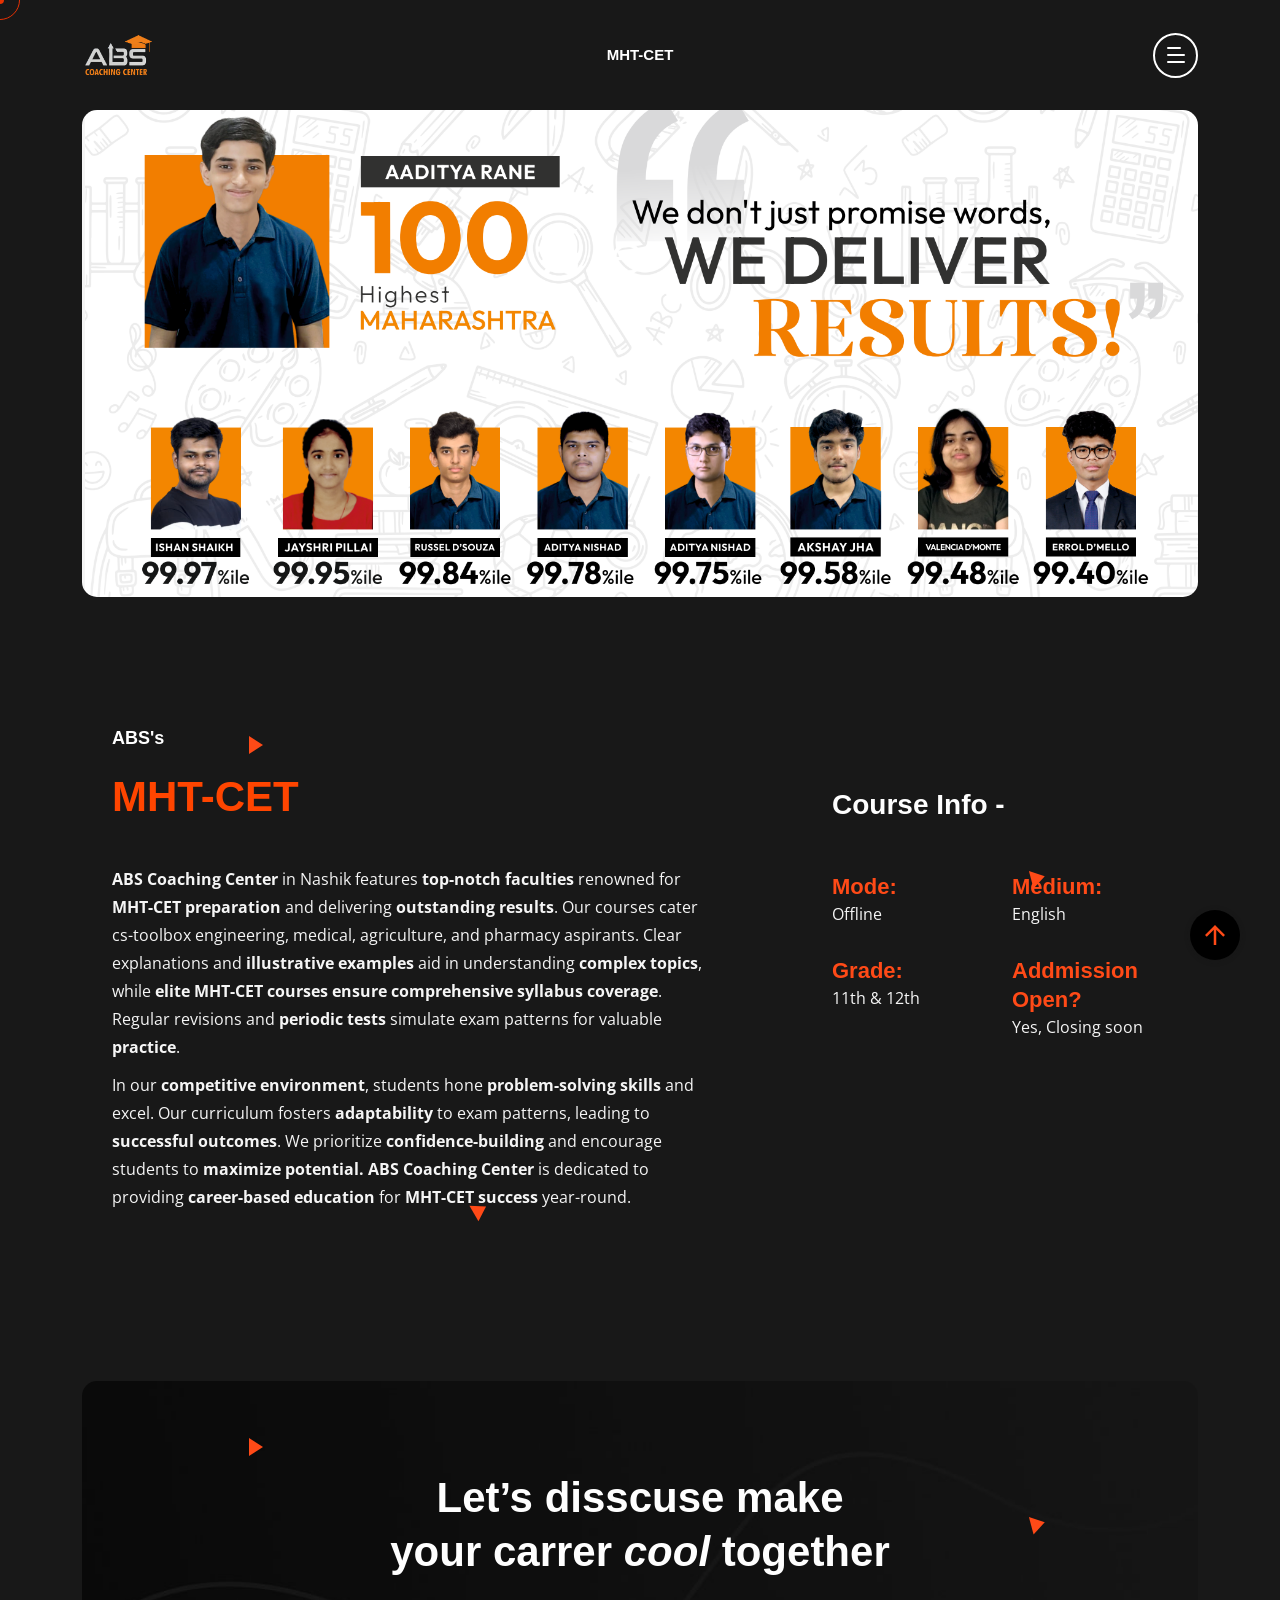
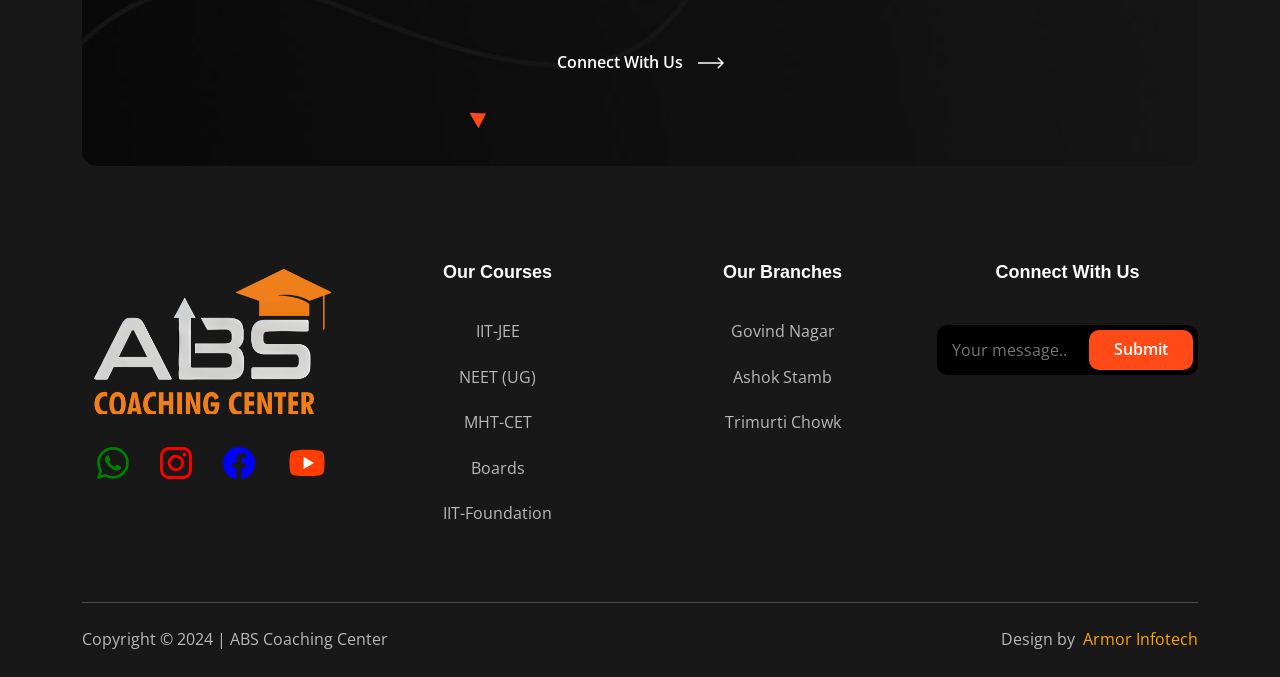
<file: mhtcet.html>
<!DOCTYPE html>
<html class="no-js" lang="en">
<meta http-equiv="content-type" content="text/html;charset=utf-8" />

<head>
  <!-- Meta Tags -->
  <meta charset="utf-8">
  <meta http-equiv="x-ua-compatible" content="ie=edge">
  <meta name="viewport" content="width=device-width, initial-scale=1">
  <meta name="author" content="Laralink">
  <title>MHT-CET | ABS COACHING CENTER</title>
  <meta name="title"
        content="Abs Coaching Centre - Best Tutorials in Nashik for Class XI, Class XII, MHTCET, JEE, NEET, State Board">
    <meta name="keywords"
        content="Abs Coaching Centre, Nashik, Govind Nagar, Trimurti Chowk, Indira Nagar, CIDCO, SBI Bank, Maharashtra, MHTCET, JEE, NEET, CET, Physics, Chemistry, Math, Biology, Tuitions, 11th, 12th, Coaching, Campus Karma, Kolkata, social network, education, college, university, events, fest, lab, activity">
    <meta name="description"
        content="ABS Coaching Center in Nashik features top-notch faculties renowned for MHT-CET preparation and delivering outstanding results. Our courses cater cs-toolbox engineering, medical, agriculture, and pharmacy aspirants. Clear explanations and illustrative examples aid in understanding complex topics, while elite MHT-CET courses ensure comprehensive syllabus coverage. Regular revisions and periodic tests simulate exam patterns for valuable practice.">

    <!-- Author and Copyright -->
    <meta name="author" content="Armor Infotech">
    <meta name="copyright" content="ABS Coaching Center | Armor Infotech">

  <!-- Favicon Icon -->
  <link rel="icon" href="assets/img/favicon.png">
  <link rel="stylesheet" href="assets/css/plugins/bootstrap.min.css">
  <link rel="stylesheet" href="assets/css/plugins/fontawesome.min.css">
  <link rel="stylesheet" href="assets/css/plugins/slick.css">
  <link rel="stylesheet" href="assets/css/plugins/lightgallery.min.css">
  <link rel="stylesheet" href="assets/css/plugins/animate.css">
  <link rel="stylesheet" href="assets/css/style.css">
  <link rel="stylesheet" href="assets/css/custom.css">
</head>

<body>
  <!-- Start Header Section -->
  <header class="cs-site_header cs-style1 text-uppercase cs-sticky_header">
    <div class="cs-main_header">
      <div class="container">
        <div class="cs-main_header_in">
          <div class="cs-main_header_left">
            <a class="cs-site_branding" href="https://abscoachingcenter.in/">
              <img src="assets/img/courses/logo.png" alt="Logo">
            </a>
          </div>
          <div class="cs-main_header_center">
            <div class="cs-nav cs-primary_font cs-medium">
              <ul class="cs-nav_list">
                <li>
                  <a><b>MHT-CET</b></a>
                </li>
              </ul>
            </div>
          </div>
          <div class="cs-main_header_right">
            <div class="cs-toolbox">
              <span class="cs-icon_btn">
                <span class="cs-icon_btn_in">
                  <span></span>
                  <span></span>
                  <span></span>
                  <span></span>
                </span>
              </span>
            </div>
          </div>
        </div>
      </div>
    </div>
  </header>
  <div class="cs-side_header">
    <button class="cs-close"></button>
    <div class="cs-side_header_overlay"></div>
    <div class="cs-side_header_in">
      <div class="cs-side_header_shape"></div>
      <a class="cs-site_branding" href="https://abscoachingcenter.in/">
        <img src="assets/img/courses/logo.png" alt="Logo">
      </a>
      <div class="cs-side_header_box">
        <h2 class="cs-side_header_heading"> Do you have a question in your <br> mind? connect with us. </h2>
      </div>
      <div class="cs-side_header_box">
        <h3 class="cs-side_header_title cs-primary_color">Contact Us</h3>
        <ul class="cs-contact_info cs-style1 cs-mp0">
          <li>
            <svg width="18" height="18" viewBox="0 0 18 18" fill="none" xmlns="http://www.w3.org/2000/svg">
              <path
                d="M17 12.5C15.75 12.5 14.55 12.3 13.43 11.93C13.08 11.82 12.69 11.9 12.41 12.17L10.21 14.37C7.38 12.93 5.06 10.62 3.62 7.79L5.82 5.58C6.1 5.31 6.18 4.92 6.07 4.57C5.7 3.45 5.5 2.25 5.5 1C5.5 0.45 5.05 0 4.5 0H1C0.45 0 0 0.45 0 1C0 10.39 7.61 18 17 18C17.55 18 18 17.55 18 17V13.5C18 12.95 17.55 12.5 17 12.5ZM9 0V10L12 7H18V0H9Z"
                fill="#FF4A17" />
            </svg>
            <span>+91 80077 55999</span>
          </li>
          <li>
            <svg width="20" height="18" viewBox="0 0 20 18" fill="none" xmlns="http://www.w3.org/2000/svg">
              <path
                d="M20 6.98V16C20 17.1 19.1 18 18 18H2C0.9 18 0 17.1 0 16V4C0 2.9 0.9 2 2 2H12.1C12.04 2.32 12 2.66 12 3C12 4.48 12.65 5.79 13.67 6.71L10 9L2 4V6L10 11L15.3 7.68C15.84 7.88 16.4 8 17 8C18.13 8 19.16 7.61 20 6.98ZM14 3C14 4.66 15.34 6 17 6C18.66 6 20 4.66 20 3C20 1.34 18.66 0 17 0C15.34 0 14 1.34 14 3Z"
                fill="#FF4A17" />
            </svg>
            <span>abscoachingcenter101@gmail.com</span>
          </li>
          <li>
            <svg width="14" height="20" viewBox="0 0 14 20" fill="none" xmlns="http://www.w3.org/2000/svg">
              <path
                d="M7 0C3.13 0 0 3.13 0 7C0 12.25 7 20 7 20C7 20 14 12.25 14 7C14 3.13 10.87 0 7 0ZM7 9.5C5.62 9.5 4.5 8.38 4.5 7C4.5 5.62 5.62 4.5 7 4.5C8.38 4.5 9.5 5.62 9.5 7C9.5 8.38 8.38 9.5 7 9.5Z"
                fill="#FF4A17" />
            </svg>
            <span>Nashik </span>
          </li>
        </ul>
      </div>
      <div class="cs-side_header_box">
        <div class=" cs-style1 ">
          <a href="https://api.whatsapp.com/send?phone=918007755999" target="_blank"><svg
              xmlns="http://www.w3.org/2000/svg" color="green" width="32" height="32" fill="currentColor"
              class="bi bi-whatsapp" viewBox="0 0 16 16">
              <path
                d="M13.601 2.326A7.85 7.85 0 0 0 7.994 0C3.627 0 .068 3.558.064 7.926c0 1.399.366 2.76 1.057 3.965L0 16l4.204-1.102a7.9 7.9 0 0 0 3.79.965h.004c4.368 0 7.926-3.558 7.93-7.93A7.9 7.9 0 0 0 13.6 2.326zM7.994 14.521a6.6 6.6 0 0 1-3.356-.92l-.24-.144-2.494.654.666-2.433-.156-.251a6.56 6.56 0 0 1-1.007-3.505c0-3.626 2.957-6.584 6.591-6.584a6.56 6.56 0 0 1 4.66 1.931 6.56 6.56 0 0 1 1.928 4.66c-.004 3.639-2.961 6.592-6.592 6.592m3.615-4.934c-.197-.099-1.17-.578-1.353-.646-.182-.065-.315-.099-.445.099-.133.197-.513.646-.627.775-.114.133-.232.148-.43.05-.197-.1-.836-.308-1.592-.985-.59-.525-.985-1.175-1.103-1.372-.114-.198-.011-.304.088-.403.087-.088.197-.232.296-.346.1-.114.133-.198.198-.33.065-.134.034-.248-.015-.347-.05-.099-.445-1.076-.612-1.47-.16-.389-.323-.335-.445-.34-.114-.007-.247-.007-.38-.007a.73.73 0 0 0-.529.247c-.182.198-.691.677-.691 1.654s.71 1.916.81 2.049c.098.133 1.394 2.132 3.383 2.992.47.205.84.326 1.129.418.475.152.904.129 1.246.08.38-.058 1.171-.48 1.338-.943.164-.464.164-.86.114-.943-.049-.084-.182-.133-.38-.232">
              </path>
            </svg></a>&nbsp;&nbsp;&nbsp;&nbsp;&nbsp;&nbsp;&nbsp;&nbsp;&nbsp;
          <a href="https://instagram.com/abscoachingcenter.nsk" target="_blank"><svg xmlns="http://www.w3.org/2000/svg"
              color="red" width="32" height="32" fill="currentColor" class="bi bi-instagram" viewBox="0 0 16 16">
              <path
                d="M8 0C5.829 0 5.556.01 4.703.048 3.85.088 3.269.222 2.76.42a3.9 3.9 0 0 0-1.417.923A3.9 3.9 0 0 0 .42 2.76C.222 3.268.087 3.85.048 4.7.01 5.555 0 5.827 0 8.001c0 2.172.01 2.444.048 3.297.04.852.174 1.433.372 1.942.205.526.478.972.923 1.417.444.445.89.719 1.416.923.51.198 1.09.333 1.942.372C5.555 15.99 5.827 16 8 16s2.444-.01 3.298-.048c.851-.04 1.434-.174 1.943-.372a3.9 3.9 0 0 0 1.416-.923c.445-.445.718-.891.923-1.417.197-.509.332-1.09.372-1.942C15.99 10.445 16 10.173 16 8s-.01-2.445-.048-3.299c-.04-.851-.175-1.433-.372-1.941a3.9 3.9 0 0 0-.923-1.417A3.9 3.9 0 0 0 13.24.42c-.51-.198-1.092-.333-1.943-.372C10.443.01 10.172 0 7.998 0zm-.717 1.442h.718c2.136 0 2.389.007 3.232.046.78.035 1.204.166 1.486.275.373.145.64.319.92.599s.453.546.598.92c.11.281.24.705.275 1.485.039.843.047 1.096.047 3.231s-.008 2.389-.047 3.232c-.035.78-.166 1.203-.275 1.485a2.5 2.5 0 0 1-.599.919c-.28.28-.546.453-.92.598-.28.11-.704.24-1.485.276-.843.038-1.096.047-3.232.047s-2.39-.009-3.233-.047c-.78-.036-1.203-.166-1.485-.276a2.5 2.5 0 0 1-.92-.598 2.5 2.5 0 0 1-.6-.92c-.109-.281-.24-.705-.275-1.485-.038-.843-.046-1.096-.046-3.233s.008-2.388.046-3.231c.036-.78.166-1.204.276-1.486.145-.373.319-.64.599-.92s.546-.453.92-.598c.282-.11.705-.24 1.485-.276.738-.034 1.024-.044 2.515-.045zm4.988 1.328a.96.96 0 1 0 0 1.92.96.96 0 0 0 0-1.92m-4.27 1.122a4.109 4.109 0 1 0 0 8.217 4.109 4.109 0 0 0 0-8.217m0 1.441a2.667 2.667 0 1 1 0 5.334 2.667 2.667 0 0 1 0-5.334">
              </path>
            </svg></a>&nbsp;&nbsp;&nbsp;&nbsp;&nbsp;&nbsp;&nbsp;&nbsp;&nbsp;
          <a href="https://www.facebook.com/ABSCoachingCenter.nsk/" target="_blank"><svg
              xmlns="http://www.w3.org/2000/svg" color="blue" width="32" height="32" fill="currentColor"
              class="bi bi-facebook" viewBox="0 0 16 16">
              <path
                d="M16 8.049c0-4.446-3.582-8.05-8-8.05C3.58 0-.002 3.603-.002 8.05c0 4.017 2.926 7.347 6.75 7.951v-5.625h-2.03V8.05H6.75V6.275c0-2.017 1.195-3.131 3.022-3.131.876 0 1.791.157 1.791.157v1.98h-1.009c-.993 0-1.303.621-1.303 1.258v1.51h2.218l-.354 2.326H9.25V16c3.824-.604 6.75-3.934 6.75-7.951">
              </path>
            </svg></a>&nbsp;&nbsp;&nbsp;&nbsp;&nbsp;&nbsp;&nbsp;&nbsp;&nbsp;
          <a href="https://www.youtube.com/@abscoachingcenter2737/videos" target="_blank"><svg
              xmlns="http://www.w3.org/2000/svg" x="0px" y="0px" width="42" height="42" viewBox="0,0,256,256"
              style="fill:#000000;">
              <g transform="">
                <g transform=" scale(5.33333,5.33333)">
                  <path
                    d="M43.2,33.9c-0.4,2.1 -2.1,3.7 -4.2,4c-3.3,0.5 -8.8,1.1 -15,1.1c-6.1,0 -11.6,-0.6 -15,-1.1c-2.1,-0.3 -3.8,-1.9 -4.2,-4c-0.4,-2.3 -0.8,-5.7 -0.8,-9.9c0,-4.2 0.4,-7.6 0.8,-9.9c0.4,-2.1 2.1,-3.7 4.2,-4c3.3,-0.5 8.8,-1.1 15,-1.1c6.2,0 11.6,0.6 15,1.1c2.1,0.3 3.8,1.9 4.2,4c0.4,2.3 0.9,5.7 0.9,9.9c-0.1,4.2 -0.5,7.6 -0.9,9.9z"
                    fill="#ff3d00"></path>
                  <path d="M20,31v-14l12,7z" fill="#ffffff"></path>
                </g>
              </g>
            </svg></a>
        </div>
      </div>
      <!-- <div class="cs-side_header_box">
            <h3 class="cs-side_header_title cs-primary_color">Let's Connect</h3>
            <div class="cs-newsletter cs-style1">
                <form action="#" class="cs-newsletter_form">
                    <form action="#" class="cs-newsletter_form">
                        <input type="email" class="cs-newsletter_input" placeholder="Your message..">
                        <button class="cs-newsletter_btn">
                            <span>Submit</span>
                        </button>
                    </form>
            </div>
        </div> -->

    </div>
  </div>
  <!-- End Header Section -->

  <div class="cs-height_110 cs-height_lg_80"></div>
  <!-- Start course section  -->
  <div class="container">
    <img src="assets/img/courses/slider_dumy3.png" alt="Image" class="cs-radius_15 w-100">
    <div class="cs-height_40 cs-height_lg_40"></div>
    <div class="cs-portfolio_details">
      <div class="cs-cta cs-style1 cs-bg cs-shape_wrap_1 cs-position_1" data-src="assets/img/">
        <div class="cs-shape_1"></div>
        <div class="cs-shape_1"></div>
        <div class="cs-shape_1"></div>
        <div class="cs-cta_in">
          <div class="row" style="color: whitesmoke;">
            <div class="col-lg-7">
              <div class="cs-section_heading cs-style1 cs-funfact_heading">
                <h3 class="cs-section_subtitle" style="color: white;">ABS's</h3>
                <h2 class="cs-section_title" style="color: orangered;">MHT-CET</h2>
                <div class="cs-height_40 cs-height_lg_20"></div>
                <p><b>ABS Coaching Center</b> in Nashik features <b>top-notch faculties</b> renowned for <b>MHT-CET
                  preparation</b> and delivering <b>outstanding results</b>. Our courses cater cs-toolbox engineering, medical,
                  agriculture, and pharmacy aspirants. Clear explanations and <b>illustrative examples</b> aid in understanding
                  <b>complex topics</b>, while <b>elite MHT-CET courses ensure comprehensive syllabus coverage</b>. Regular revisions
                  and <b>periodic tests</b> simulate exam patterns for valuable <b>practice</b>.
                </p>
                <div class="cs-height_10 cs-height_lg_20"></div>
                <p>In our <b>competitive environment</b>, students hone <b>problem-solving skills</b> and excel. Our curriculum
                  fosters <b>adaptability</b> to exam patterns, leading to <b>successful outcomes</b>. We prioritize
                  <b>confidence-building</b> and encourage students to <b>maximize potential. ABS Coaching Center</b> is dedicated to
                  providing <b>career-based education</b> for <b>MHT-CET success</b> year-round.
                </p>
              </div>
            </div>
            <div class="col-lg-4 offset-lg-1">
              <div class="cs-height_60 cs-height_lg_40"></div>
              <h2 class="cs-font_30 cs-font_26_sm cs-m0">Course Info -</h2>
              <div class="cs-height_50 cs-height_lg_30"></div>
              <div class="row">
                <div class="col-6">
                  <h3 class="cs-accent_color cs-font_22 cs-font_18_sm cs-m0">Mode:</h3>
                  <p class="cs-m0">Offline</p>
                  <div class="cs-height_30 cs-height_lg_30"></div>
                </div>
                <div class="col-6">
                  <h3 class="cs-accent_color cs-font_22 cs-font_18_sm cs-m0">Medium:</h3>
                  <p class="cs-m0">English</p>
                  <div class="cs-height_30 cs-height_lg_30"></div>
                </div>
                <div class="col-6">
                  <h3 class="cs-accent_color cs-font_22 cs-font_18_sm cs-m0">Grade:</h3>
                  <p class="cs-m0">11th & 12th</p>
                  <div class="cs-height_30 cs-height_lg_30"></div>
                </div>
                <div class="col-6">
                  <h3 class="cs-accent_color cs-font_22 cs-font_18_sm cs-m0">Addmission Open?</h3>
                  <p class="cs-m0">Yes, Closing soon</p>
                  <div class="cs-height_30 cs-height_lg_30"></div>
                </div>
              </div>
            </div>
          </div>
        </div>
      </div>
    </div>
  </div>
  <!-- End course section  -->

  <div class="cs-height_80 cs-height_lg_60"></div>
  <!-- Start CTA -->
  <section>
    <div class="container">
      <div class="cs-cta cs-style1 cs-bg text-center cs-shape_wrap_1 cs-position_1" data-src="assets/img/cta_bg.jpeg">
        <div class="cs-shape_1"></div>
        <div class="cs-shape_1"></div>
        <div class="cs-shape_1"></div>
        <div class="cs-cta_in">
          <h2 class="cs-cta_title cs-semi_bold cs-m0"> Let’s disscuse make <br>your carrer
            <i>cool</i>
            together
          </h2>
          <div class="cs-height_70 cs-height_lg_30"></div>
          <a href="contact.html" class="cs-text_btn wow fadeInUp" data-wow-duration="0.8s" data-wow-delay="0.2s">
            <span>Connect With Us</span>
            <svg width="26" height="12" viewBox="0 0 26 12" fill="none" xmlns="http://www.w3.org/2000/svg">
              <path
                d="M25.5307 6.53033C25.8236 6.23744 25.8236 5.76256 25.5307 5.46967L20.7577 0.696699C20.4648 0.403806 19.99 0.403806 19.6971 0.696699C19.4042 0.989593 19.4042 1.46447 19.6971 1.75736L23.9397 6L19.6971 10.2426C19.4042 10.5355 19.4042 11.0104 19.6971 11.3033C19.99 11.5962 20.4648 11.5962 20.7577 11.3033L25.5307 6.53033ZM0.000366211 6.75H25.0004V5.25H0.000366211V6.75Z"
                fill="currentColor" />
            </svg>
          </a>
        </div>
      </div>
    </div>
  </section>
  <!-- End CTA -->

  <!-- Start footer  -->
  <footer class="cs-fooer">
    <div class="cs-fooer_main">
      <div class="container">
        <div class="row">
          <div class="col-lg-3 col-sm-6">
            <div class="cs-footer_item">
              <div class="cs-text_widget">
                <img src="assets/img/courses/logo.png" alt="Logo">
              </div>

              <div class="cs-style1 footer-social">
                <a href="https://api.whatsapp.com/send?phone=918007755999" target="_blank"><svg
                    xmlns="http://www.w3.org/2000/svg" color="green" width="32" height="32" fill="currentColor"
                    class="bi bi-whatsapp" viewBox="0 0 16 16">
                    <path
                      d="M13.601 2.326A7.85 7.85 0 0 0 7.994 0C3.627 0 .068 3.558.064 7.926c0 1.399.366 2.76 1.057 3.965L0 16l4.204-1.102a7.9 7.9 0 0 0 3.79.965h.004c4.368 0 7.926-3.558 7.93-7.93A7.9 7.9 0 0 0 13.6 2.326zM7.994 14.521a6.6 6.6 0 0 1-3.356-.92l-.24-.144-2.494.654.666-2.433-.156-.251a6.56 6.56 0 0 1-1.007-3.505c0-3.626 2.957-6.584 6.591-6.584a6.56 6.56 0 0 1 4.66 1.931 6.56 6.56 0 0 1 1.928 4.66c-.004 3.639-2.961 6.592-6.592 6.592m3.615-4.934c-.197-.099-1.17-.578-1.353-.646-.182-.065-.315-.099-.445.099-.133.197-.513.646-.627.775-.114.133-.232.148-.43.05-.197-.1-.836-.308-1.592-.985-.59-.525-.985-1.175-1.103-1.372-.114-.198-.011-.304.088-.403.087-.088.197-.232.296-.346.1-.114.133-.198.198-.33.065-.134.034-.248-.015-.347-.05-.099-.445-1.076-.612-1.47-.16-.389-.323-.335-.445-.34-.114-.007-.247-.007-.38-.007a.73.73 0 0 0-.529.247c-.182.198-.691.677-.691 1.654s.71 1.916.81 2.049c.098.133 1.394 2.132 3.383 2.992.47.205.84.326 1.129.418.475.152.904.129 1.246.08.38-.058 1.171-.48 1.338-.943.164-.464.164-.86.114-.943-.049-.084-.182-.133-.38-.232">
                    </path>
                  </svg></a>
                <!-- &nbsp;&nbsp;&nbsp;&nbsp;&nbsp;&nbsp;&nbsp; -->
                <a href="https://instagram.com/abscoachingcenter.nsk" target="_blank"><svg
                    xmlns="http://www.w3.org/2000/svg" color="red" width="32" height="32" fill="currentColor"
                    class="bi bi-instagram" viewBox="0 0 16 16">
                    <path
                      d="M8 0C5.829 0 5.556.01 4.703.048 3.85.088 3.269.222 2.76.42a3.9 3.9 0 0 0-1.417.923A3.9 3.9 0 0 0 .42 2.76C.222 3.268.087 3.85.048 4.7.01 5.555 0 5.827 0 8.001c0 2.172.01 2.444.048 3.297.04.852.174 1.433.372 1.942.205.526.478.972.923 1.417.444.445.89.719 1.416.923.51.198 1.09.333 1.942.372C5.555 15.99 5.827 16 8 16s2.444-.01 3.298-.048c.851-.04 1.434-.174 1.943-.372a3.9 3.9 0 0 0 1.416-.923c.445-.445.718-.891.923-1.417.197-.509.332-1.09.372-1.942C15.99 10.445 16 10.173 16 8s-.01-2.445-.048-3.299c-.04-.851-.175-1.433-.372-1.941a3.9 3.9 0 0 0-.923-1.417A3.9 3.9 0 0 0 13.24.42c-.51-.198-1.092-.333-1.943-.372C10.443.01 10.172 0 7.998 0zm-.717 1.442h.718c2.136 0 2.389.007 3.232.046.78.035 1.204.166 1.486.275.373.145.64.319.92.599s.453.546.598.92c.11.281.24.705.275 1.485.039.843.047 1.096.047 3.231s-.008 2.389-.047 3.232c-.035.78-.166 1.203-.275 1.485a2.5 2.5 0 0 1-.599.919c-.28.28-.546.453-.92.598-.28.11-.704.24-1.485.276-.843.038-1.096.047-3.232.047s-2.39-.009-3.233-.047c-.78-.036-1.203-.166-1.485-.276a2.5 2.5 0 0 1-.92-.598 2.5 2.5 0 0 1-.6-.92c-.109-.281-.24-.705-.275-1.485-.038-.843-.046-1.096-.046-3.233s.008-2.388.046-3.231c.036-.78.166-1.204.276-1.486.145-.373.319-.64.599-.92s.546-.453.92-.598c.282-.11.705-.24 1.485-.276.738-.034 1.024-.044 2.515-.045zm4.988 1.328a.96.96 0 1 0 0 1.92.96.96 0 0 0 0-1.92m-4.27 1.122a4.109 4.109 0 1 0 0 8.217 4.109 4.109 0 0 0 0-8.217m0 1.441a2.667 2.667 0 1 1 0 5.334 2.667 2.667 0 0 1 0-5.334">
                    </path>
                  </svg></a>
                <!-- &nbsp;&nbsp;&nbsp;&nbsp;&nbsp;&nbsp;&nbsp; -->
                <a href="https://www.facebook.com/ABSCoachingCenter.nsk/" target="_blank"><svg
                    xmlns="http://www.w3.org/2000/svg" color="blue" width="32" height="32" fill="currentColor"
                    class="bi bi-facebook" viewBox="0 0 16 16">
                    <path
                      d="M16 8.049c0-4.446-3.582-8.05-8-8.05C3.58 0-.002 3.603-.002 8.05c0 4.017 2.926 7.347 6.75 7.951v-5.625h-2.03V8.05H6.75V6.275c0-2.017 1.195-3.131 3.022-3.131.876 0 1.791.157 1.791.157v1.98h-1.009c-.993 0-1.303.621-1.303 1.258v1.51h2.218l-.354 2.326H9.25V16c3.824-.604 6.75-3.934 6.75-7.951">
                    </path>
                  </svg></a>
                <!-- &nbsp;&nbsp;&nbsp;&nbsp;&nbsp;&nbsp;&nbsp; -->
                <a href="https://www.youtube.com/@abscoachingcenter2737/videos" target="_blank"><svg
                    xmlns="http://www.w3.org/2000/svg" x="0px" y="0px" width="42" height="42" viewBox="0,0,256,256"
                    style="fill:#000000;">
                    <g transform="">
                      <g transform=" scale(5.33333,5.33333)">
                        <path
                          d="M43.2,33.9c-0.4,2.1 -2.1,3.7 -4.2,4c-3.3,0.5 -8.8,1.1 -15,1.1c-6.1,0 -11.6,-0.6 -15,-1.1c-2.1,-0.3 -3.8,-1.9 -4.2,-4c-0.4,-2.3 -0.8,-5.7 -0.8,-9.9c0,-4.2 0.4,-7.6 0.8,-9.9c0.4,-2.1 2.1,-3.7 4.2,-4c3.3,-0.5 8.8,-1.1 15,-1.1c6.2,0 11.6,0.6 15,1.1c2.1,0.3 3.8,1.9 4.2,4c0.4,2.3 0.9,5.7 0.9,9.9c-0.1,4.2 -0.5,7.6 -0.9,9.9z"
                          fill="#ff3d00"></path>
                        <path d="M20,31v-14l12,7z" fill="#ffffff"></path>
                      </g>
                    </g>
                  </svg></a>
              </div>
            </div>
          </div>
          <div class="col-lg-3 col-sm-6">
            <div class="cs-footer_item">
              <h2 class="cs-widget_title">Our Courses</h2>
              <ul class="cs-menu_widget cs-mp0">
                <li>
                  <a href="jee.html">IIT-JEE</a>
                </li>
                <li>
                  <a href="neet.html">NEET (UG)</a>
                </li>
                <li>
                  <a href="#">MHT-CET</a>
                </li>
                <li>
                  <a href="boards.html">Boards</a>
                </li>
                <li>
                  <a href="iitfoundation.html">IIT-Foundation</a>
                </li>
              </ul>
            </div>
          </div>
          <div class="col-lg-3 col-sm-6">
            <div class="cs-footer_item">
              <h2 class="cs-widget_title">Our Branches</h2>
              <ul class="cs-menu_widget cs-mp0">
                <li>Govind Nagar</li>
                <li>Ashok Stamb</li>
                <li>Trimurti Chowk</li>
              </ul>
            </div>
          </div>

          <!-- whatsapp api integration  -->
          <div class="col-lg-3 col-sm-6">
            <div class="cs-footer_item">
              <h2 class="cs-widget_title">Connect With Us</h2>
              <div class="cs-newsletter cs-style1">
                <form id="cs-form" action="#" class="cs-newsletter_form">
                  <input type="text" class="cs-newsletter_input" placeholder="Your message.." id="message1">
                  <button class="cs-newsletter_btn" type="submit" id="form-submit" onclick="whatsapp1();">
                    <span>Submit</span>
                  </button>
                </form>
              </div>
            </div>
          </div>
        </div>
      </div>
    </div>
    <div class="container">
      <div class="cs-bottom_footer">
        <div class="cs-bottom_footer_left">
          <div class="cs-copyright">Copyright © 2024 | ABS Coaching Center</div>
        </div>
        <div class="cs-bottom_footer_right">
          <ul class="cs-footer_links cs-mp0">
            <li>Design by &nbsp;<a style="color: orange;" href="https://www.linkedin.com/in/umesh-sonawane/"><span>Armor
                  Infotech</span></a></li>
          </ul>
        </div>
      </div>
    </div>
  </footer>
  <!-- End Footer -->

  <span class="cs-scrollup">
    <svg width="20" height="20" viewBox="0 0 20 20" fill="none" xmlns="http://www.w3.org/2000/svg">
      <path d="M0 10L1.7625 11.7625L8.75 4.7875V20H11.25V4.7875L18.225 11.775L20 10L10 0L0 10Z" fill="currentColor" />
    </svg>
  </span>
  <!-- Start Video Popup -->
  <div class="cs-video_popup">
    <div class="cs-video_popup_overlay"></div>
    <div class="cs-video_popup_content">
      <div class="cs-video_popup_layer"></div>
      <div class="cs-video_popup_container">
        <div class="cs-video_popup_align">
          <div class="embed-responsive embed-responsive-16by9">
            <iframe class="embed-responsive-item" src="about:blank"></iframe>
          </div>
        </div>
        <div class="cs-video_popup_close"></div>
      </div>
    </div>
  </div>
  <!-- End Video Popup -->
  <!-- Script -->
  <script src="assets/js/plugins/jquery-3.6.0.min.js"></script>
  <script src="assets/js/plugins/isotope.pkg.min.js"></script>
  <script src="assets/js/plugins/jquery.slick.min.js"></script>
  <script src="assets/js/plugins/jquery.counter.min.js"></script>
  <script src="assets/js/plugins/lightgallery.min.js"></script>
  <script src="assets/js/plugins/wow.min.js"></script>
  <script src="assets/js/plugins/gsap.min.js"></script>
  <script src="assets/js/main.js"></script>

  <script>
    function whatsapp1() {
      var message1 = document.getElementById("message1").value;

      var phoneno = /^\(?([0-9]{3})\)?[-. ]?([0-9]{3})[-. ]?([0-9]{4})$/;

      if (message1 == "") {
        alert("Please enter your message!");
        return false;
      }

      var url = "https://wa.me/+918007755999?text=" +
        "*Message :* " + message1 + "%0a" + "%0a" +
        "*- Requested from ABS Web -*";

      window.open(url, '_blank').focus();

      return true;
    }
  </script>
</body>

</html>
</file>
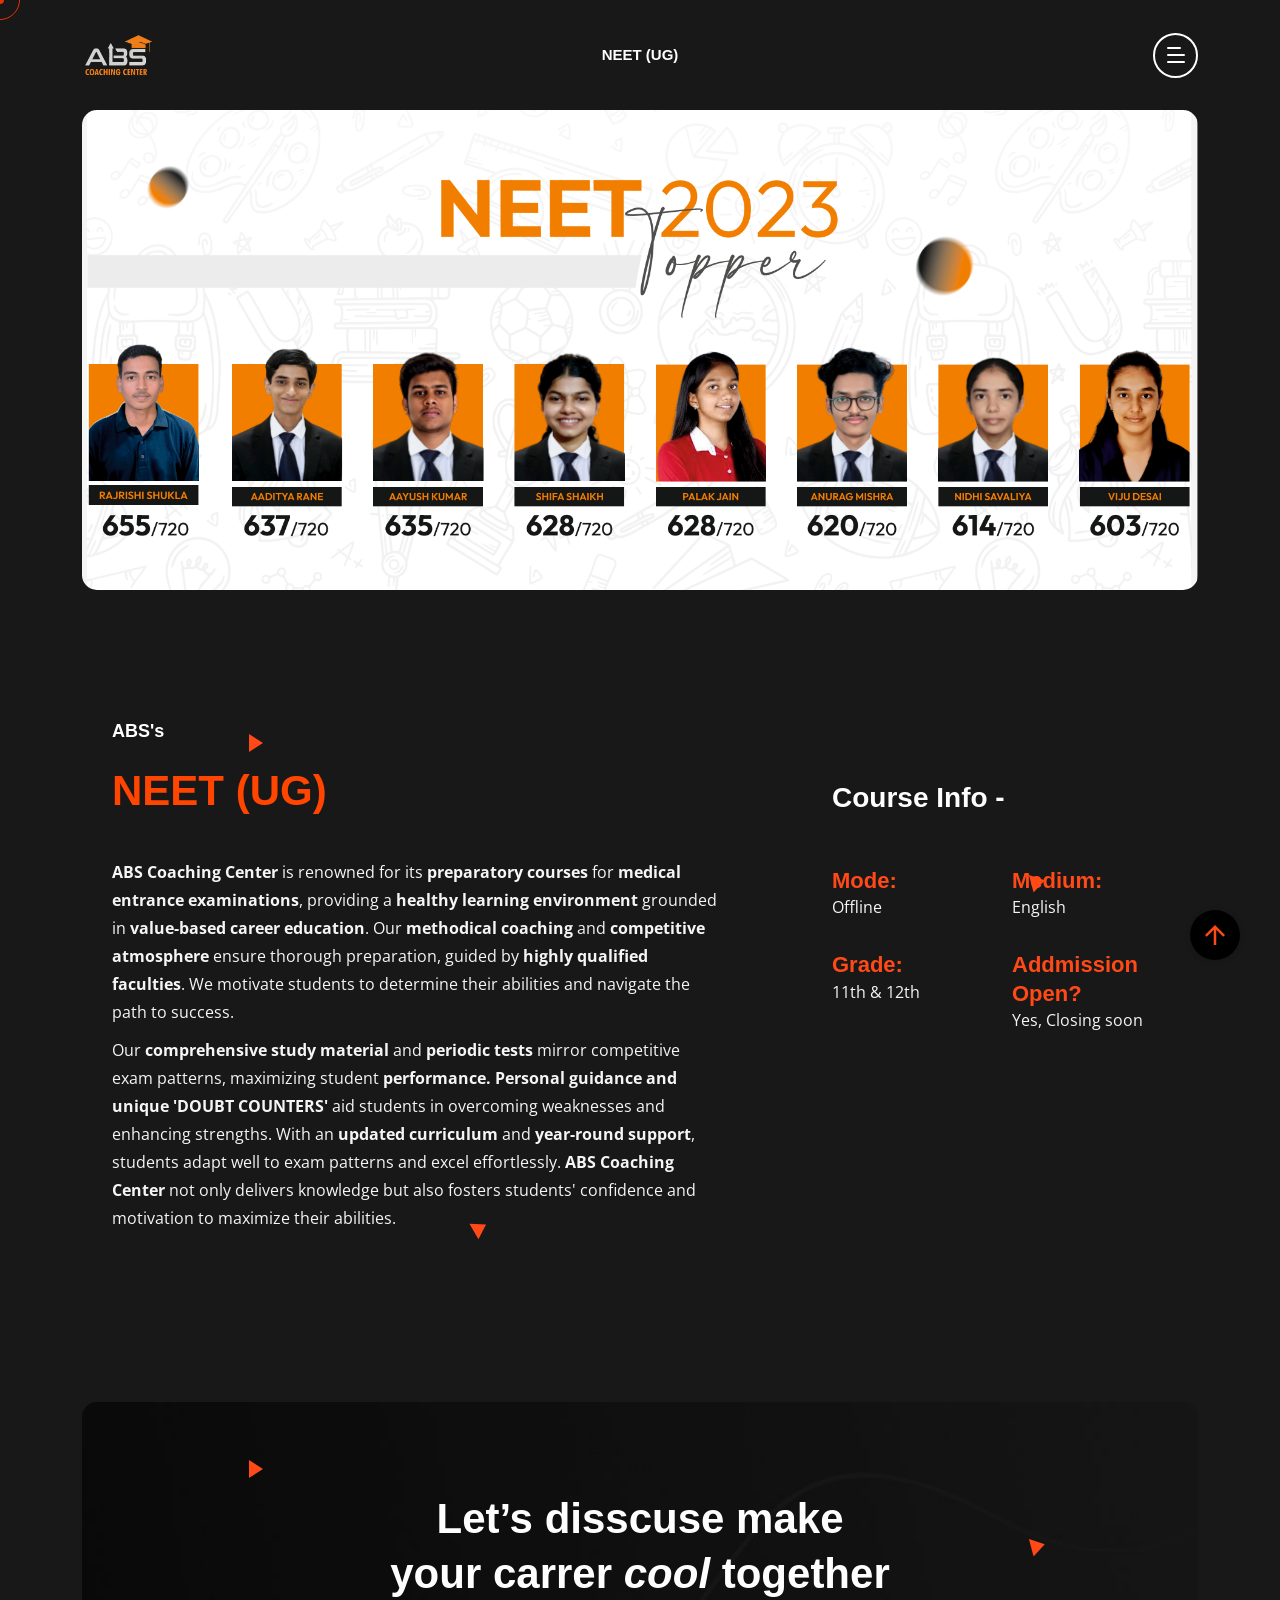
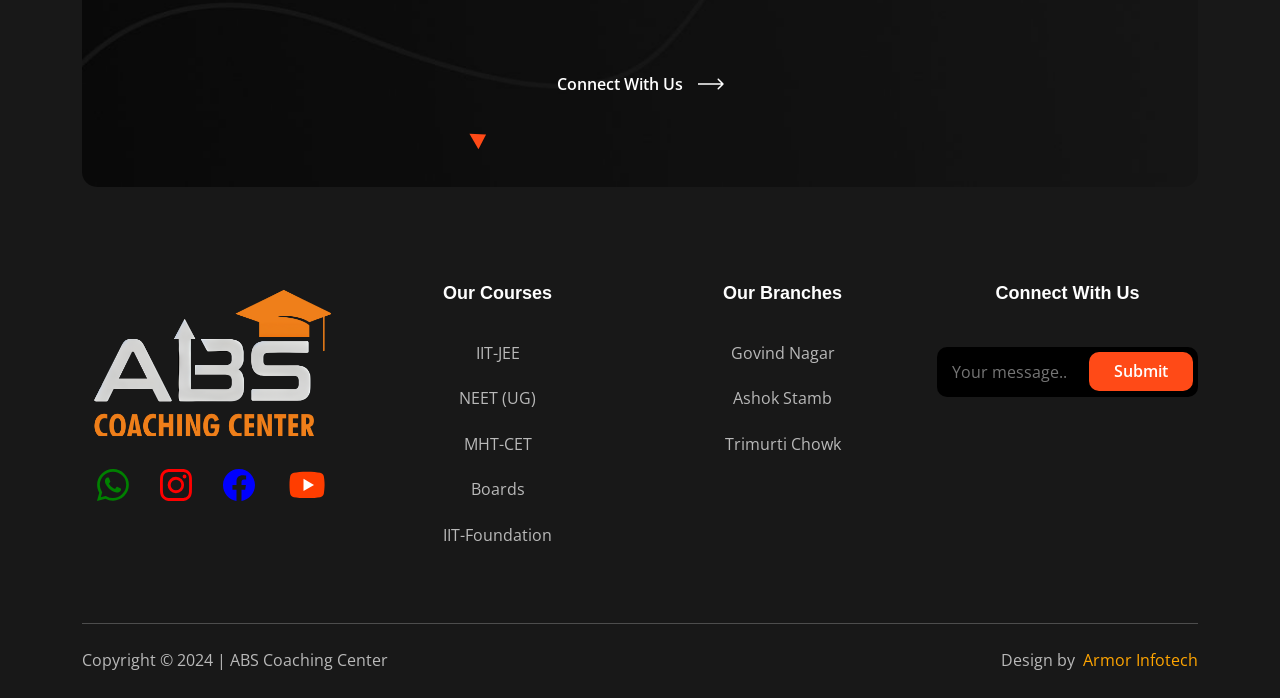
<file: neet.html>
<!DOCTYPE html>
<html class="no-js" lang="en">
<meta http-equiv="content-type" content="text/html;charset=utf-8" />

<head>
  <!-- Meta Tags -->
  <meta charset="utf-8">
  <meta http-equiv="x-ua-compatible" content="ie=edge">
  <meta name="viewport" content="width=device-width, initial-scale=1">
  <meta name="author" content="Laralink">
  <title>NEET | ABS COACHING CENTER</title>
  <meta name="title"
    content="Abs Coaching Centre - Best Tutorials in Nashik for Class XI, Class XII, MHTCET, JEE, NEET, State Board">
  <meta name="keywords"
    content="Abs Coaching Centre, Nashik, Govind Nagar, Trimurti Chowk, Indira Nagar, CIDCO, SBI Bank, Maharashtra, MHTCET, JEE, NEET, CET, Physics, Chemistry, Math, Biology, Tuitions, 11th, 12th, Coaching, Campus Karma, Kolkata, social network, education, college, university, events, fest, lab, activity">
  <meta name="description"
    content="ABS Coaching Center is renowned for its preparatory courses for medical entrance examinations, providing a healthy learning environment grounded in value-based career education. Our methodical coaching and competitive atmosphere ensure thorough preparation, guided by highly qualified faculties. We motivate students to determine their abilities and navigate the path to success.">

  <!-- Author and Copyright -->
  <meta name="author" content="Armor Infotech">
  <meta name="copyright" content="ABS Coaching Center | Armor Infotech">

  <!-- Favicon Icon -->
  <link rel="icon" href="assets/img/favicon.png">
  <!-- Site Title -->
  <link rel="stylesheet" href="assets/css/plugins/bootstrap.min.css">
  <link rel="stylesheet" href="assets/css/plugins/fontawesome.min.css">
  <link rel="stylesheet" href="assets/css/plugins/slick.css">
  <link rel="stylesheet" href="assets/css/plugins/lightgallery.min.css">
  <link rel="stylesheet" href="assets/css/plugins/animate.css">
  <link rel="stylesheet" href="assets/css/style.css">
  <link rel="stylesheet" href="assets/css/custom.css">
</head>

<body>
  <!-- Start Header Section -->
  <header class="cs-site_header cs-style1 text-uppercase cs-sticky_header">
    <div class="cs-main_header">
      <div class="container">
        <div class="cs-main_header_in">
          <div class="cs-main_header_left">
            <a class="cs-site_branding" href="https://abscoachingcenter.in/">
              <img src="assets/img/courses/logo.png" alt="Logo">
            </a>
          </div>
          <div class="cs-main_header_center">
            <div class="cs-nav cs-primary_font cs-medium">
              <ul class="cs-nav_list">
                <li>
                  <a><b>NEET (UG)</b></a>
                </li>
              </ul>
            </div>
          </div>
          <div class="cs-main_header_right">
            <div class="cs-toolbox">
              <span class="cs-icon_btn">
                <span class="cs-icon_btn_in">
                  <span></span>
                  <span></span>
                  <span></span>
                  <span></span>
                </span>
              </span>
            </div>
          </div>
        </div>
      </div>
    </div>
  </header>
  <div class="cs-side_header">
    <button class="cs-close"></button>
    <div class="cs-side_header_overlay"></div>
    <div class="cs-side_header_in">
      <div class="cs-side_header_shape"></div>
      <a class="cs-site_branding" href="https://abscoachingcenter.in/">
        <img src="assets/img/courses/logo.png" alt="Logo">
      </a>
      <div class="cs-side_header_box">
        <h2 class="cs-side_header_heading"> Do you have a question in your <br> mind? connect with us. </h2>
      </div>
      <div class="cs-side_header_box">
        <h3 class="cs-side_header_title cs-primary_color">Contact Us</h3>
        <ul class="cs-contact_info cs-style1 cs-mp0">
          <li>
            <svg width="18" height="18" viewBox="0 0 18 18" fill="none" xmlns="http://www.w3.org/2000/svg">
              <path
                d="M17 12.5C15.75 12.5 14.55 12.3 13.43 11.93C13.08 11.82 12.69 11.9 12.41 12.17L10.21 14.37C7.38 12.93 5.06 10.62 3.62 7.79L5.82 5.58C6.1 5.31 6.18 4.92 6.07 4.57C5.7 3.45 5.5 2.25 5.5 1C5.5 0.45 5.05 0 4.5 0H1C0.45 0 0 0.45 0 1C0 10.39 7.61 18 17 18C17.55 18 18 17.55 18 17V13.5C18 12.95 17.55 12.5 17 12.5ZM9 0V10L12 7H18V0H9Z"
                fill="#FF4A17" />
            </svg>
            <span>+91 80077 55999</span>
          </li>
          <li>
            <svg width="20" height="18" viewBox="0 0 20 18" fill="none" xmlns="http://www.w3.org/2000/svg">
              <path
                d="M20 6.98V16C20 17.1 19.1 18 18 18H2C0.9 18 0 17.1 0 16V4C0 2.9 0.9 2 2 2H12.1C12.04 2.32 12 2.66 12 3C12 4.48 12.65 5.79 13.67 6.71L10 9L2 4V6L10 11L15.3 7.68C15.84 7.88 16.4 8 17 8C18.13 8 19.16 7.61 20 6.98ZM14 3C14 4.66 15.34 6 17 6C18.66 6 20 4.66 20 3C20 1.34 18.66 0 17 0C15.34 0 14 1.34 14 3Z"
                fill="#FF4A17" />
            </svg>
            <span>abscoachingcenter101@gmail.com</span>
          </li>
          <li>
            <svg width="14" height="20" viewBox="0 0 14 20" fill="none" xmlns="http://www.w3.org/2000/svg">
              <path
                d="M7 0C3.13 0 0 3.13 0 7C0 12.25 7 20 7 20C7 20 14 12.25 14 7C14 3.13 10.87 0 7 0ZM7 9.5C5.62 9.5 4.5 8.38 4.5 7C4.5 5.62 5.62 4.5 7 4.5C8.38 4.5 9.5 5.62 9.5 7C9.5 8.38 8.38 9.5 7 9.5Z"
                fill="#FF4A17" />
            </svg>
            <span>Nashik </span>
          </li>
        </ul>
      </div>
      <div class="cs-side_header_box">
        <div class=" cs-style1 ">
          <a href="https://api.whatsapp.com/send?phone=918007755999" target="_blank"><svg
              xmlns="http://www.w3.org/2000/svg" color="green" width="32" height="32" fill="currentColor"
              class="bi bi-whatsapp" viewBox="0 0 16 16">
              <path
                d="M13.601 2.326A7.85 7.85 0 0 0 7.994 0C3.627 0 .068 3.558.064 7.926c0 1.399.366 2.76 1.057 3.965L0 16l4.204-1.102a7.9 7.9 0 0 0 3.79.965h.004c4.368 0 7.926-3.558 7.93-7.93A7.9 7.9 0 0 0 13.6 2.326zM7.994 14.521a6.6 6.6 0 0 1-3.356-.92l-.24-.144-2.494.654.666-2.433-.156-.251a6.56 6.56 0 0 1-1.007-3.505c0-3.626 2.957-6.584 6.591-6.584a6.56 6.56 0 0 1 4.66 1.931 6.56 6.56 0 0 1 1.928 4.66c-.004 3.639-2.961 6.592-6.592 6.592m3.615-4.934c-.197-.099-1.17-.578-1.353-.646-.182-.065-.315-.099-.445.099-.133.197-.513.646-.627.775-.114.133-.232.148-.43.05-.197-.1-.836-.308-1.592-.985-.59-.525-.985-1.175-1.103-1.372-.114-.198-.011-.304.088-.403.087-.088.197-.232.296-.346.1-.114.133-.198.198-.33.065-.134.034-.248-.015-.347-.05-.099-.445-1.076-.612-1.47-.16-.389-.323-.335-.445-.34-.114-.007-.247-.007-.38-.007a.73.73 0 0 0-.529.247c-.182.198-.691.677-.691 1.654s.71 1.916.81 2.049c.098.133 1.394 2.132 3.383 2.992.47.205.84.326 1.129.418.475.152.904.129 1.246.08.38-.058 1.171-.48 1.338-.943.164-.464.164-.86.114-.943-.049-.084-.182-.133-.38-.232">
              </path>
            </svg></a>&nbsp;&nbsp;&nbsp;&nbsp;&nbsp;&nbsp;&nbsp;&nbsp;&nbsp;
          <a href="https://instagram.com/abscoachingcenter.nsk" target="_blank"><svg xmlns="http://www.w3.org/2000/svg"
              color="red" width="32" height="32" fill="currentColor" class="bi bi-instagram" viewBox="0 0 16 16">
              <path
                d="M8 0C5.829 0 5.556.01 4.703.048 3.85.088 3.269.222 2.76.42a3.9 3.9 0 0 0-1.417.923A3.9 3.9 0 0 0 .42 2.76C.222 3.268.087 3.85.048 4.7.01 5.555 0 5.827 0 8.001c0 2.172.01 2.444.048 3.297.04.852.174 1.433.372 1.942.205.526.478.972.923 1.417.444.445.89.719 1.416.923.51.198 1.09.333 1.942.372C5.555 15.99 5.827 16 8 16s2.444-.01 3.298-.048c.851-.04 1.434-.174 1.943-.372a3.9 3.9 0 0 0 1.416-.923c.445-.445.718-.891.923-1.417.197-.509.332-1.09.372-1.942C15.99 10.445 16 10.173 16 8s-.01-2.445-.048-3.299c-.04-.851-.175-1.433-.372-1.941a3.9 3.9 0 0 0-.923-1.417A3.9 3.9 0 0 0 13.24.42c-.51-.198-1.092-.333-1.943-.372C10.443.01 10.172 0 7.998 0zm-.717 1.442h.718c2.136 0 2.389.007 3.232.046.78.035 1.204.166 1.486.275.373.145.64.319.92.599s.453.546.598.92c.11.281.24.705.275 1.485.039.843.047 1.096.047 3.231s-.008 2.389-.047 3.232c-.035.78-.166 1.203-.275 1.485a2.5 2.5 0 0 1-.599.919c-.28.28-.546.453-.92.598-.28.11-.704.24-1.485.276-.843.038-1.096.047-3.232.047s-2.39-.009-3.233-.047c-.78-.036-1.203-.166-1.485-.276a2.5 2.5 0 0 1-.92-.598 2.5 2.5 0 0 1-.6-.92c-.109-.281-.24-.705-.275-1.485-.038-.843-.046-1.096-.046-3.233s.008-2.388.046-3.231c.036-.78.166-1.204.276-1.486.145-.373.319-.64.599-.92s.546-.453.92-.598c.282-.11.705-.24 1.485-.276.738-.034 1.024-.044 2.515-.045zm4.988 1.328a.96.96 0 1 0 0 1.92.96.96 0 0 0 0-1.92m-4.27 1.122a4.109 4.109 0 1 0 0 8.217 4.109 4.109 0 0 0 0-8.217m0 1.441a2.667 2.667 0 1 1 0 5.334 2.667 2.667 0 0 1 0-5.334">
              </path>
            </svg></a>&nbsp;&nbsp;&nbsp;&nbsp;&nbsp;&nbsp;&nbsp;&nbsp;&nbsp;
          <a href="https://www.facebook.com/ABSCoachingCenter.nsk/" target="_blank"><svg
              xmlns="http://www.w3.org/2000/svg" color="blue" width="32" height="32" fill="currentColor"
              class="bi bi-facebook" viewBox="0 0 16 16">
              <path
                d="M16 8.049c0-4.446-3.582-8.05-8-8.05C3.58 0-.002 3.603-.002 8.05c0 4.017 2.926 7.347 6.75 7.951v-5.625h-2.03V8.05H6.75V6.275c0-2.017 1.195-3.131 3.022-3.131.876 0 1.791.157 1.791.157v1.98h-1.009c-.993 0-1.303.621-1.303 1.258v1.51h2.218l-.354 2.326H9.25V16c3.824-.604 6.75-3.934 6.75-7.951">
              </path>
            </svg></a>&nbsp;&nbsp;&nbsp;&nbsp;&nbsp;&nbsp;&nbsp;&nbsp;&nbsp;
          <a href="https://www.youtube.com/@abscoachingcenter2737/videos" target="_blank"><svg
              xmlns="http://www.w3.org/2000/svg" x="0px" y="0px" width="42" height="42" viewBox="0,0,256,256"
              style="fill:#000000;">
              <g transform="">
                <g transform=" scale(5.33333,5.33333)">
                  <path
                    d="M43.2,33.9c-0.4,2.1 -2.1,3.7 -4.2,4c-3.3,0.5 -8.8,1.1 -15,1.1c-6.1,0 -11.6,-0.6 -15,-1.1c-2.1,-0.3 -3.8,-1.9 -4.2,-4c-0.4,-2.3 -0.8,-5.7 -0.8,-9.9c0,-4.2 0.4,-7.6 0.8,-9.9c0.4,-2.1 2.1,-3.7 4.2,-4c3.3,-0.5 8.8,-1.1 15,-1.1c6.2,0 11.6,0.6 15,1.1c2.1,0.3 3.8,1.9 4.2,4c0.4,2.3 0.9,5.7 0.9,9.9c-0.1,4.2 -0.5,7.6 -0.9,9.9z"
                    fill="#ff3d00"></path>
                  <path d="M20,31v-14l12,7z" fill="#ffffff"></path>
                </g>
              </g>
            </svg></a>
        </div>
      </div>
      <!-- <div class="cs-side_header_box">
            <h3 class="cs-side_header_title cs-primary_color">Let's Connect</h3>
            <div class="cs-newsletter cs-style1">
                <form action="#" class="cs-newsletter_form">
                    <form action="#" class="cs-newsletter_form">
                        <input type="email" class="cs-newsletter_input" placeholder="Your message..">
                        <button class="cs-newsletter_btn">
                            <span>Submit</span>
                        </button>
                    </form>
            </div>
        </div> -->

    </div>
  </div>
  <!-- End Header Section -->

  <div class="cs-height_110 cs-height_lg_80"></div>
  <!-- Start course section  -->
  <div class="container">
    <img src="assets/img/courses/slider_dumy2.png" alt="Image" class="cs-radius_15 w-100">
    <div class="cs-height_40 cs-height_lg_40"></div>
    <div class="cs-portfolio_details">
      <div class="cs-cta cs-style1 cs-bg cs-shape_wrap_1 cs-position_1" data-src="assets/img/">
        <div class="cs-shape_1"></div>
        <div class="cs-shape_1"></div>
        <div class="cs-shape_1"></div>
        <div class="cs-cta_in">
          <div class="row" style="color: whitesmoke;">
            <div class="col-lg-7">
              <div class="cs-section_heading cs-style1 cs-funfact_heading">
                <h3 class="cs-section_subtitle" style="color: white;">ABS's</h3>
                <h2 class="cs-section_title" style="color: orangered;">NEET (UG)</h2>
                <div class="cs-height_40 cs-height_lg_20"></div>
                <p><b>ABS Coaching Center</b> is renowned for its <b>preparatory courses</b> for <b>medical entrance
                    examinations</b>,
                  providing a <b>healthy learning environment</b> grounded in <b>value-based career education</b>. Our
                  <b>methodical
                    coaching</b> and <b>competitive atmosphere</b> ensure thorough preparation, guided by <b>highly
                    qualified faculties</b>.
                  We motivate students to determine their abilities and navigate the path to success.
                </p>
                <div class="cs-height_10 cs-height_lg_20"></div>
                <p>Our <b>comprehensive study material</b> and <b>periodic tests</b> mirror competitive exam patterns,
                  maximizing
                  student <b>performance. Personal guidance and unique 'DOUBT COUNTERS'</b> aid students in overcoming
                  weaknesses and enhancing strengths. With an <b>updated curriculum</b> and <b>year-round support</b>,
                  students adapt
                  well to exam patterns and excel effortlessly. <b>ABS Coaching Center</b> not only delivers knowledge
                  but also
                  fosters students' confidence and motivation to maximize their abilities.
                </p>
              </div>
            </div>
            <div class="col-lg-4 offset-lg-1">
              <div class="cs-height_60 cs-height_lg_40"></div>
              <h2 class="cs-font_30 cs-font_26_sm cs-m0">Course Info -</h2>
              <div class="cs-height_50 cs-height_lg_30"></div>
              <div class="row">
                <div class="col-6">
                  <h3 class="cs-accent_color cs-font_22 cs-font_18_sm cs-m0">Mode:</h3>
                  <p class="cs-m0">Offline</p>
                  <div class="cs-height_30 cs-height_lg_30"></div>
                </div>
                <div class="col-6">
                  <h3 class="cs-accent_color cs-font_22 cs-font_18_sm cs-m0">Medium:</h3>
                  <p class="cs-m0">English</p>
                  <div class="cs-height_30 cs-height_lg_30"></div>
                </div>
                <div class="col-6">
                  <h3 class="cs-accent_color cs-font_22 cs-font_18_sm cs-m0">Grade:</h3>
                  <p class="cs-m0">11th & 12th</p>
                  <div class="cs-height_30 cs-height_lg_30"></div>
                </div>
                <div class="col-6">
                  <h3 class="cs-accent_color cs-font_22 cs-font_18_sm cs-m0">Addmission Open?</h3>
                  <p class="cs-m0">Yes, Closing soon</p>
                  <div class="cs-height_30 cs-height_lg_30"></div>
                </div>
              </div>
            </div>
          </div>
        </div>
      </div>
    </div>
  </div>
  <!-- End course section  -->

  <div class="cs-height_80 cs-height_lg_60"></div>
  <!-- Start CTA -->
  <section>
    <div class="container">
      <div class="cs-cta cs-style1 cs-bg text-center cs-shape_wrap_1 cs-position_1" data-src="assets/img/cta_bg.jpeg">
        <div class="cs-shape_1"></div>
        <div class="cs-shape_1"></div>
        <div class="cs-shape_1"></div>
        <div class="cs-cta_in">
          <h2 class="cs-cta_title cs-semi_bold cs-m0"> Let’s disscuse make <br>your carrer
            <i>cool</i>
            together
          </h2>
          <div class="cs-height_70 cs-height_lg_30"></div>
          <a href="contact.html" class="cs-text_btn wow fadeInUp" data-wow-duration="0.8s" data-wow-delay="0.2s">
            <span>Connect With Us</span>
            <svg width="26" height="12" viewBox="0 0 26 12" fill="none" xmlns="http://www.w3.org/2000/svg">
              <path
                d="M25.5307 6.53033C25.8236 6.23744 25.8236 5.76256 25.5307 5.46967L20.7577 0.696699C20.4648 0.403806 19.99 0.403806 19.6971 0.696699C19.4042 0.989593 19.4042 1.46447 19.6971 1.75736L23.9397 6L19.6971 10.2426C19.4042 10.5355 19.4042 11.0104 19.6971 11.3033C19.99 11.5962 20.4648 11.5962 20.7577 11.3033L25.5307 6.53033ZM0.000366211 6.75H25.0004V5.25H0.000366211V6.75Z"
                fill="currentColor" />
            </svg>
          </a>
        </div>
      </div>
    </div>
  </section>
  <!-- End CTA -->

  <!-- Start footer  -->
  <footer class="cs-fooer">
    <div class="cs-fooer_main">
      <div class="container">
        <div class="row">
          <div class="col-lg-3 col-sm-6">
            <div class="cs-footer_item">
              <div class="cs-text_widget">
                <img src="assets/img/courses/logo.png" alt="Logo">
              </div>

              <div class="cs-style1 footer-social">
                <a href="https://api.whatsapp.com/send?phone=918007755999" target="_blank"><svg
                    xmlns="http://www.w3.org/2000/svg" color="green" width="32" height="32" fill="currentColor"
                    class="bi bi-whatsapp" viewBox="0 0 16 16">
                    <path
                      d="M13.601 2.326A7.85 7.85 0 0 0 7.994 0C3.627 0 .068 3.558.064 7.926c0 1.399.366 2.76 1.057 3.965L0 16l4.204-1.102a7.9 7.9 0 0 0 3.79.965h.004c4.368 0 7.926-3.558 7.93-7.93A7.9 7.9 0 0 0 13.6 2.326zM7.994 14.521a6.6 6.6 0 0 1-3.356-.92l-.24-.144-2.494.654.666-2.433-.156-.251a6.56 6.56 0 0 1-1.007-3.505c0-3.626 2.957-6.584 6.591-6.584a6.56 6.56 0 0 1 4.66 1.931 6.56 6.56 0 0 1 1.928 4.66c-.004 3.639-2.961 6.592-6.592 6.592m3.615-4.934c-.197-.099-1.17-.578-1.353-.646-.182-.065-.315-.099-.445.099-.133.197-.513.646-.627.775-.114.133-.232.148-.43.05-.197-.1-.836-.308-1.592-.985-.59-.525-.985-1.175-1.103-1.372-.114-.198-.011-.304.088-.403.087-.088.197-.232.296-.346.1-.114.133-.198.198-.33.065-.134.034-.248-.015-.347-.05-.099-.445-1.076-.612-1.47-.16-.389-.323-.335-.445-.34-.114-.007-.247-.007-.38-.007a.73.73 0 0 0-.529.247c-.182.198-.691.677-.691 1.654s.71 1.916.81 2.049c.098.133 1.394 2.132 3.383 2.992.47.205.84.326 1.129.418.475.152.904.129 1.246.08.38-.058 1.171-.48 1.338-.943.164-.464.164-.86.114-.943-.049-.084-.182-.133-.38-.232">
                    </path>
                  </svg></a>
                <!-- &nbsp;&nbsp;&nbsp;&nbsp;&nbsp;&nbsp;&nbsp; -->
                <a href="https://instagram.com/abscoachingcenter.nsk" target="_blank"><svg
                    xmlns="http://www.w3.org/2000/svg" color="red" width="32" height="32" fill="currentColor"
                    class="bi bi-instagram" viewBox="0 0 16 16">
                    <path
                      d="M8 0C5.829 0 5.556.01 4.703.048 3.85.088 3.269.222 2.76.42a3.9 3.9 0 0 0-1.417.923A3.9 3.9 0 0 0 .42 2.76C.222 3.268.087 3.85.048 4.7.01 5.555 0 5.827 0 8.001c0 2.172.01 2.444.048 3.297.04.852.174 1.433.372 1.942.205.526.478.972.923 1.417.444.445.89.719 1.416.923.51.198 1.09.333 1.942.372C5.555 15.99 5.827 16 8 16s2.444-.01 3.298-.048c.851-.04 1.434-.174 1.943-.372a3.9 3.9 0 0 0 1.416-.923c.445-.445.718-.891.923-1.417.197-.509.332-1.09.372-1.942C15.99 10.445 16 10.173 16 8s-.01-2.445-.048-3.299c-.04-.851-.175-1.433-.372-1.941a3.9 3.9 0 0 0-.923-1.417A3.9 3.9 0 0 0 13.24.42c-.51-.198-1.092-.333-1.943-.372C10.443.01 10.172 0 7.998 0zm-.717 1.442h.718c2.136 0 2.389.007 3.232.046.78.035 1.204.166 1.486.275.373.145.64.319.92.599s.453.546.598.92c.11.281.24.705.275 1.485.039.843.047 1.096.047 3.231s-.008 2.389-.047 3.232c-.035.78-.166 1.203-.275 1.485a2.5 2.5 0 0 1-.599.919c-.28.28-.546.453-.92.598-.28.11-.704.24-1.485.276-.843.038-1.096.047-3.232.047s-2.39-.009-3.233-.047c-.78-.036-1.203-.166-1.485-.276a2.5 2.5 0 0 1-.92-.598 2.5 2.5 0 0 1-.6-.92c-.109-.281-.24-.705-.275-1.485-.038-.843-.046-1.096-.046-3.233s.008-2.388.046-3.231c.036-.78.166-1.204.276-1.486.145-.373.319-.64.599-.92s.546-.453.92-.598c.282-.11.705-.24 1.485-.276.738-.034 1.024-.044 2.515-.045zm4.988 1.328a.96.96 0 1 0 0 1.92.96.96 0 0 0 0-1.92m-4.27 1.122a4.109 4.109 0 1 0 0 8.217 4.109 4.109 0 0 0 0-8.217m0 1.441a2.667 2.667 0 1 1 0 5.334 2.667 2.667 0 0 1 0-5.334">
                    </path>
                  </svg></a>
                <!-- &nbsp;&nbsp;&nbsp;&nbsp;&nbsp;&nbsp;&nbsp; -->
                <a href="https://www.facebook.com/ABSCoachingCenter.nsk/" target="_blank"><svg
                    xmlns="http://www.w3.org/2000/svg" color="blue" width="32" height="32" fill="currentColor"
                    class="bi bi-facebook" viewBox="0 0 16 16">
                    <path
                      d="M16 8.049c0-4.446-3.582-8.05-8-8.05C3.58 0-.002 3.603-.002 8.05c0 4.017 2.926 7.347 6.75 7.951v-5.625h-2.03V8.05H6.75V6.275c0-2.017 1.195-3.131 3.022-3.131.876 0 1.791.157 1.791.157v1.98h-1.009c-.993 0-1.303.621-1.303 1.258v1.51h2.218l-.354 2.326H9.25V16c3.824-.604 6.75-3.934 6.75-7.951">
                    </path>
                  </svg></a>
                <!-- &nbsp;&nbsp;&nbsp;&nbsp;&nbsp;&nbsp;&nbsp; -->
                <a href="https://www.youtube.com/@abscoachingcenter2737/videos" target="_blank"><svg
                    xmlns="http://www.w3.org/2000/svg" x="0px" y="0px" width="42" height="42" viewBox="0,0,256,256"
                    style="fill:#000000;">
                    <g transform="">
                      <g transform=" scale(5.33333,5.33333)">
                        <path
                          d="M43.2,33.9c-0.4,2.1 -2.1,3.7 -4.2,4c-3.3,0.5 -8.8,1.1 -15,1.1c-6.1,0 -11.6,-0.6 -15,-1.1c-2.1,-0.3 -3.8,-1.9 -4.2,-4c-0.4,-2.3 -0.8,-5.7 -0.8,-9.9c0,-4.2 0.4,-7.6 0.8,-9.9c0.4,-2.1 2.1,-3.7 4.2,-4c3.3,-0.5 8.8,-1.1 15,-1.1c6.2,0 11.6,0.6 15,1.1c2.1,0.3 3.8,1.9 4.2,4c0.4,2.3 0.9,5.7 0.9,9.9c-0.1,4.2 -0.5,7.6 -0.9,9.9z"
                          fill="#ff3d00"></path>
                        <path d="M20,31v-14l12,7z" fill="#ffffff"></path>
                      </g>
                    </g>
                  </svg></a>
              </div>
            </div>
          </div>
          <div class="col-lg-3 col-sm-6">
            <div class="cs-footer_item">
              <h2 class="cs-widget_title">Our Courses</h2>
              <ul class="cs-menu_widget cs-mp0">
                <li>
                  <a href="jee.html">IIT-JEE</a>
                </li>
                <li>
                  <a href="#">NEET (UG)</a>
                </li>
                <li>
                  <a href="mhtcet.html">MHT-CET</a>
                </li>
                <li>
                  <a href="boards.html">Boards</a>
                </li>
                <li>
                  <a href="iitfoundation.html">IIT-Foundation</a>
                </li>
              </ul>
            </div>
          </div>
          <div class="col-lg-3 col-sm-6">
            <div class="cs-footer_item">
              <h2 class="cs-widget_title">Our Branches</h2>
              <ul class="cs-menu_widget cs-mp0">
                <li>Govind Nagar</li>
                <li>Ashok Stamb</li>
                <li>Trimurti Chowk</li>
              </ul>
            </div>
          </div>

          <!-- whatsapp api integration  -->
          <div class="col-lg-3 col-sm-6">
            <div class="cs-footer_item">
              <h2 class="cs-widget_title">Connect With Us</h2>
              <div class="cs-newsletter cs-style1">
                <form id="cs-form" action="#" class="cs-newsletter_form">
                  <input type="text" class="cs-newsletter_input" placeholder="Your message.." id="message1">
                  <button class="cs-newsletter_btn" type="submit" id="form-submit" onclick="whatsapp1();">
                    <span>Submit</span>
                  </button>
                </form>
              </div>
            </div>
          </div>
        </div>
      </div>
    </div>
    <div class="container">
      <div class="cs-bottom_footer">
        <div class="cs-bottom_footer_left">
          <div class="cs-copyright">Copyright © 2024 | ABS Coaching Center</div>
        </div>
        <div class="cs-bottom_footer_right">
          <ul class="cs-footer_links cs-mp0">
            <li>Design by &nbsp;<a style="color: orange;" href="https://www.linkedin.com/in/umesh-sonawane/"><span>Armor
                  Infotech</span></a></li>
          </ul>
        </div>
      </div>
    </div>
  </footer>
  <!-- End Footer -->

  <span class="cs-scrollup">
    <svg width="20" height="20" viewBox="0 0 20 20" fill="none" xmlns="http://www.w3.org/2000/svg">
      <path d="M0 10L1.7625 11.7625L8.75 4.7875V20H11.25V4.7875L18.225 11.775L20 10L10 0L0 10Z" fill="currentColor" />
    </svg>
  </span>
  <!-- Start Video Popup -->
  <div class="cs-video_popup">
    <div class="cs-video_popup_overlay"></div>
    <div class="cs-video_popup_content">
      <div class="cs-video_popup_layer"></div>
      <div class="cs-video_popup_container">
        <div class="cs-video_popup_align">
          <div class="embed-responsive embed-responsive-16by9">
            <iframe class="embed-responsive-item" src="about:blank"></iframe>
          </div>
        </div>
        <div class="cs-video_popup_close"></div>
      </div>
    </div>
  </div>
  <!-- End Video Popup -->
  <!-- Script -->
  <script src="assets/js/plugins/jquery-3.6.0.min.js"></script>
  <script src="assets/js/plugins/isotope.pkg.min.js"></script>
  <script src="assets/js/plugins/jquery.slick.min.js"></script>
  <script src="assets/js/plugins/jquery.counter.min.js"></script>
  <script src="assets/js/plugins/lightgallery.min.js"></script>
  <script src="assets/js/plugins/wow.min.js"></script>
  <script src="assets/js/plugins/gsap.min.js"></script>
  <script src="assets/js/main.js"></script>

  <script>
    function whatsapp1() {
      var message1 = document.getElementById("message1").value;
      var phoneno = /^\(?([0-9]{3})\)?[-. ]?([0-9]{3})[-. ]?([0-9]{4})$/;
      if (message1 == "") {
        alert("Please enter your message!");
        return false;
      }
      var url = "https://wa.me/+918007755999?text=" +
        "*Message :* " + message1 + "%0a" + "%0a" +
        "*- Requested from ABS Web -*";
      window.open(url, '_blank').focus();
      return true;
    }
  </script>
</body>

</html>
</file>
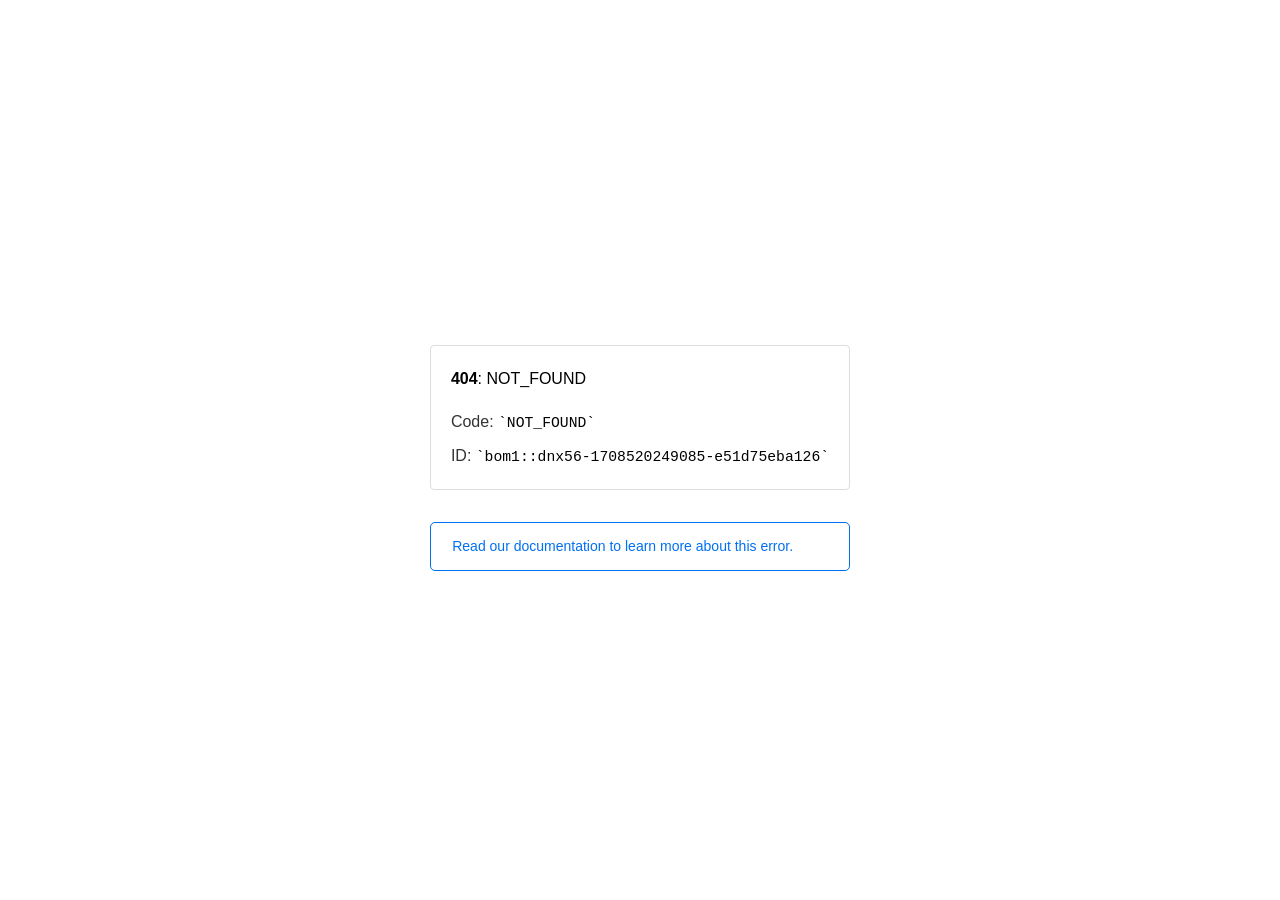
<file: assets/css/img/video-play.html>
<!doctype html><html lang=en><meta charset=utf-8><meta name=viewport content="width=device-width,initial-scale=1"><meta name=theme-color content=#000><title>404: NOT_FOUND</title><style>html{font-size:62.5%;box-sizing:border-box;height:-webkit-fill-available}*,::after,::before{box-sizing:inherit}body{font-family:sf pro text,sf pro icons,helvetica neue,helvetica,arial,sans-serif;font-size:1.6rem;line-height:1.65;word-break:break-word;font-kerning:auto;font-variant:normal;-webkit-font-smoothing:antialiased;-moz-osx-font-smoothing:grayscale;text-rendering:optimizeLegibility;hyphens:auto;height:100vh;height:-webkit-fill-available;max-height:100vh;max-height:-webkit-fill-available;margin:0}::selection{background:#79ffe1}::-moz-selection{background:#79ffe1}a{cursor:pointer;color:#0070f3;text-decoration:none;transition:all .2s ease;border-bottom:1px solid #0000}a:hover{border-bottom:1px solid #0070f3}ul{padding:0;margin-left:1.5em;list-style-type:none}li{margin-bottom:10px}ul li:before{content:'\02013'}li:before{display:inline-block;color:#ccc;position:absolute;margin-left:-18px;transition:color .2s ease}code{font-family:Menlo,Monaco,Lucida Console,Liberation Mono,DejaVu Sans Mono,Bitstream Vera Sans Mono,Courier New,monospace,serif;font-size:.92em}code:after,code:before{content:'`'}.container{display:flex;justify-content:center;flex-direction:column;min-height:100%}main{max-width:80rem;padding:4rem 6rem;margin:auto}ul{margin-bottom:32px}.error-title{font-size:2rem;padding-left:22px;line-height:1.5;margin-bottom:24px}.error-title-guilty{border-left:2px solid #ed367f}.error-title-innocent{border-left:2px solid #59b89c}main p{color:#333}.devinfo-container{border:1px solid #ddd;border-radius:4px;padding:2rem;display:flex;flex-direction:column;margin-bottom:32px}.error-code{margin:0;font-size:1.6rem;color:#000;margin-bottom:1.6rem}.devinfo-line{color:#333}.devinfo-line code,code,li{color:#000}.devinfo-line:not(:last-child){margin-bottom:8px}.docs-link,.contact-link{font-weight:500}header,footer,footer a{display:flex;justify-content:center;align-items:center}header,footer{min-height:100px;height:100px}header{border-bottom:1px solid #eaeaea}header h1{font-size:1.8rem;margin:0;font-weight:500}header p{font-size:1.3rem;margin:0;font-weight:500}.header-item{display:flex;padding:0 2rem;margin:2rem 0;text-decoration:line-through;color:#999}.header-item.active{color:#ff0080;text-decoration:none}.header-item.first{border-right:1px solid #eaeaea}.header-item-content{display:flex;flex-direction:column}.header-item-icon{margin-right:1rem;margin-top:.6rem}footer{border-top:1px solid #eaeaea}footer a{color:#000}footer a:hover{border-bottom-color:#0000}footer svg{margin-left:.8rem}.note{padding:8pt 16pt;border-radius:5px;border:1px solid #0070f3;font-size:14px;line-height:1.8;color:#0070f3}@media(max-width:500px){.devinfo-container .devinfo-line code{margin-top:.4rem}.devinfo-container .devinfo-line:not(:last-child){margin-bottom:1.6rem}.devinfo-container{margin-bottom:0}header{flex-direction:column;height:auto;min-height:auto;align-items:flex-start}.header-item.first{border-right:none;margin-bottom:0}main{padding:1rem 2rem}body{font-size:1.4rem;line-height:1.55}footer{display:none}.note{margin-top:16px}}</style><div class=container><main><p class=devinfo-container><span class=error-code><strong>404</strong>: NOT_FOUND</span>
<span class=devinfo-line>Code: <code>NOT_FOUND</code></span>
<span class=devinfo-line>ID: <code>bom1::dnx56-1708520249085-e51d75eba126</code></p><a href=https://vercel.com/docs/errors/platform-error-codes#not_found><div class=note>Read our documentation to learn more about this error.</div></a></main></div>
</file>
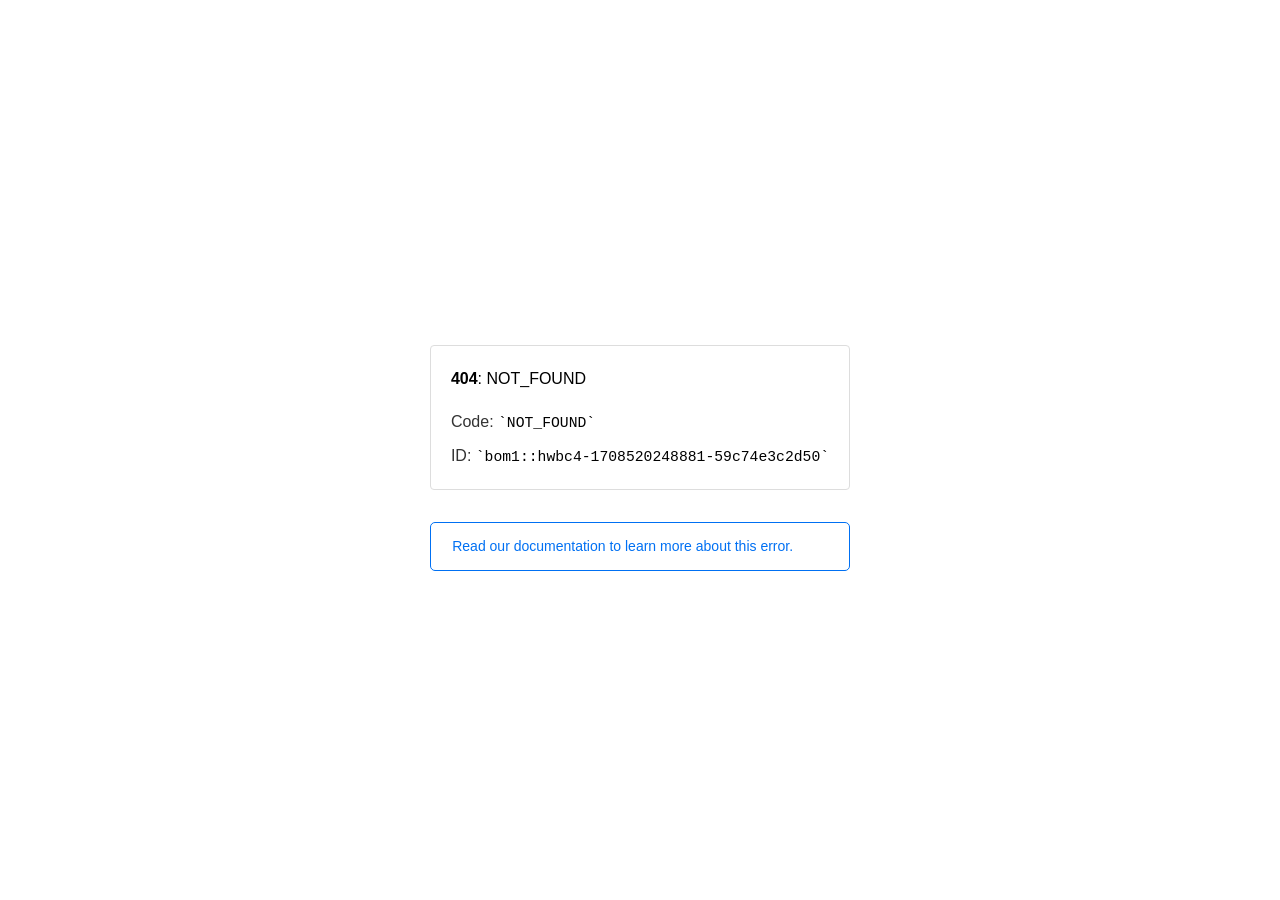
<file: assets/css/img/vimeo-play.html>
<!doctype html><html lang=en><meta charset=utf-8><meta name=viewport content="width=device-width,initial-scale=1"><meta name=theme-color content=#000><title>404: NOT_FOUND</title><style>html{font-size:62.5%;box-sizing:border-box;height:-webkit-fill-available}*,::after,::before{box-sizing:inherit}body{font-family:sf pro text,sf pro icons,helvetica neue,helvetica,arial,sans-serif;font-size:1.6rem;line-height:1.65;word-break:break-word;font-kerning:auto;font-variant:normal;-webkit-font-smoothing:antialiased;-moz-osx-font-smoothing:grayscale;text-rendering:optimizeLegibility;hyphens:auto;height:100vh;height:-webkit-fill-available;max-height:100vh;max-height:-webkit-fill-available;margin:0}::selection{background:#79ffe1}::-moz-selection{background:#79ffe1}a{cursor:pointer;color:#0070f3;text-decoration:none;transition:all .2s ease;border-bottom:1px solid #0000}a:hover{border-bottom:1px solid #0070f3}ul{padding:0;margin-left:1.5em;list-style-type:none}li{margin-bottom:10px}ul li:before{content:'\02013'}li:before{display:inline-block;color:#ccc;position:absolute;margin-left:-18px;transition:color .2s ease}code{font-family:Menlo,Monaco,Lucida Console,Liberation Mono,DejaVu Sans Mono,Bitstream Vera Sans Mono,Courier New,monospace,serif;font-size:.92em}code:after,code:before{content:'`'}.container{display:flex;justify-content:center;flex-direction:column;min-height:100%}main{max-width:80rem;padding:4rem 6rem;margin:auto}ul{margin-bottom:32px}.error-title{font-size:2rem;padding-left:22px;line-height:1.5;margin-bottom:24px}.error-title-guilty{border-left:2px solid #ed367f}.error-title-innocent{border-left:2px solid #59b89c}main p{color:#333}.devinfo-container{border:1px solid #ddd;border-radius:4px;padding:2rem;display:flex;flex-direction:column;margin-bottom:32px}.error-code{margin:0;font-size:1.6rem;color:#000;margin-bottom:1.6rem}.devinfo-line{color:#333}.devinfo-line code,code,li{color:#000}.devinfo-line:not(:last-child){margin-bottom:8px}.docs-link,.contact-link{font-weight:500}header,footer,footer a{display:flex;justify-content:center;align-items:center}header,footer{min-height:100px;height:100px}header{border-bottom:1px solid #eaeaea}header h1{font-size:1.8rem;margin:0;font-weight:500}header p{font-size:1.3rem;margin:0;font-weight:500}.header-item{display:flex;padding:0 2rem;margin:2rem 0;text-decoration:line-through;color:#999}.header-item.active{color:#ff0080;text-decoration:none}.header-item.first{border-right:1px solid #eaeaea}.header-item-content{display:flex;flex-direction:column}.header-item-icon{margin-right:1rem;margin-top:.6rem}footer{border-top:1px solid #eaeaea}footer a{color:#000}footer a:hover{border-bottom-color:#0000}footer svg{margin-left:.8rem}.note{padding:8pt 16pt;border-radius:5px;border:1px solid #0070f3;font-size:14px;line-height:1.8;color:#0070f3}@media(max-width:500px){.devinfo-container .devinfo-line code{margin-top:.4rem}.devinfo-container .devinfo-line:not(:last-child){margin-bottom:1.6rem}.devinfo-container{margin-bottom:0}header{flex-direction:column;height:auto;min-height:auto;align-items:flex-start}.header-item.first{border-right:none;margin-bottom:0}main{padding:1rem 2rem}body{font-size:1.4rem;line-height:1.55}footer{display:none}.note{margin-top:16px}}</style><div class=container><main><p class=devinfo-container><span class=error-code><strong>404</strong>: NOT_FOUND</span>
<span class=devinfo-line>Code: <code>NOT_FOUND</code></span>
<span class=devinfo-line>ID: <code>bom1::hwbc4-1708520248881-59c74e3c2d50</code></p><a href=https://vercel.com/docs/errors/platform-error-codes#not_found><div class=note>Read our documentation to learn more about this error.</div></a></main></div>
</file>
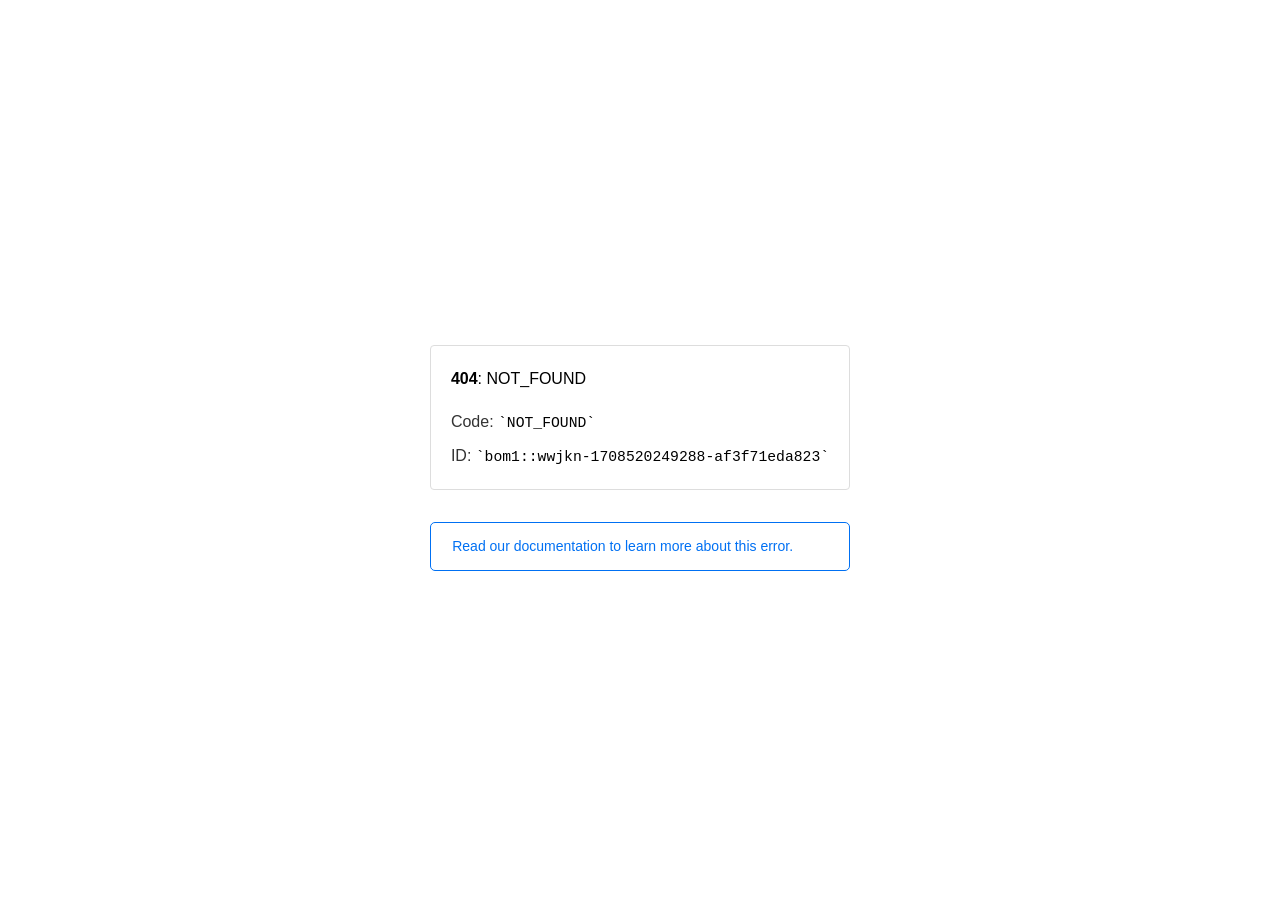
<file: assets/css/img/youtube-play.html>
<!doctype html><html lang=en><meta charset=utf-8><meta name=viewport content="width=device-width,initial-scale=1"><meta name=theme-color content=#000><title>404: NOT_FOUND</title><style>html{font-size:62.5%;box-sizing:border-box;height:-webkit-fill-available}*,::after,::before{box-sizing:inherit}body{font-family:sf pro text,sf pro icons,helvetica neue,helvetica,arial,sans-serif;font-size:1.6rem;line-height:1.65;word-break:break-word;font-kerning:auto;font-variant:normal;-webkit-font-smoothing:antialiased;-moz-osx-font-smoothing:grayscale;text-rendering:optimizeLegibility;hyphens:auto;height:100vh;height:-webkit-fill-available;max-height:100vh;max-height:-webkit-fill-available;margin:0}::selection{background:#79ffe1}::-moz-selection{background:#79ffe1}a{cursor:pointer;color:#0070f3;text-decoration:none;transition:all .2s ease;border-bottom:1px solid #0000}a:hover{border-bottom:1px solid #0070f3}ul{padding:0;margin-left:1.5em;list-style-type:none}li{margin-bottom:10px}ul li:before{content:'\02013'}li:before{display:inline-block;color:#ccc;position:absolute;margin-left:-18px;transition:color .2s ease}code{font-family:Menlo,Monaco,Lucida Console,Liberation Mono,DejaVu Sans Mono,Bitstream Vera Sans Mono,Courier New,monospace,serif;font-size:.92em}code:after,code:before{content:'`'}.container{display:flex;justify-content:center;flex-direction:column;min-height:100%}main{max-width:80rem;padding:4rem 6rem;margin:auto}ul{margin-bottom:32px}.error-title{font-size:2rem;padding-left:22px;line-height:1.5;margin-bottom:24px}.error-title-guilty{border-left:2px solid #ed367f}.error-title-innocent{border-left:2px solid #59b89c}main p{color:#333}.devinfo-container{border:1px solid #ddd;border-radius:4px;padding:2rem;display:flex;flex-direction:column;margin-bottom:32px}.error-code{margin:0;font-size:1.6rem;color:#000;margin-bottom:1.6rem}.devinfo-line{color:#333}.devinfo-line code,code,li{color:#000}.devinfo-line:not(:last-child){margin-bottom:8px}.docs-link,.contact-link{font-weight:500}header,footer,footer a{display:flex;justify-content:center;align-items:center}header,footer{min-height:100px;height:100px}header{border-bottom:1px solid #eaeaea}header h1{font-size:1.8rem;margin:0;font-weight:500}header p{font-size:1.3rem;margin:0;font-weight:500}.header-item{display:flex;padding:0 2rem;margin:2rem 0;text-decoration:line-through;color:#999}.header-item.active{color:#ff0080;text-decoration:none}.header-item.first{border-right:1px solid #eaeaea}.header-item-content{display:flex;flex-direction:column}.header-item-icon{margin-right:1rem;margin-top:.6rem}footer{border-top:1px solid #eaeaea}footer a{color:#000}footer a:hover{border-bottom-color:#0000}footer svg{margin-left:.8rem}.note{padding:8pt 16pt;border-radius:5px;border:1px solid #0070f3;font-size:14px;line-height:1.8;color:#0070f3}@media(max-width:500px){.devinfo-container .devinfo-line code{margin-top:.4rem}.devinfo-container .devinfo-line:not(:last-child){margin-bottom:1.6rem}.devinfo-container{margin-bottom:0}header{flex-direction:column;height:auto;min-height:auto;align-items:flex-start}.header-item.first{border-right:none;margin-bottom:0}main{padding:1rem 2rem}body{font-size:1.4rem;line-height:1.55}footer{display:none}.note{margin-top:16px}}</style><div class=container><main><p class=devinfo-container><span class=error-code><strong>404</strong>: NOT_FOUND</span>
<span class=devinfo-line>Code: <code>NOT_FOUND</code></span>
<span class=devinfo-line>ID: <code>bom1::wwjkn-1708520249288-af3f71eda823</code></p><a href=https://vercel.com/docs/errors/platform-error-codes#not_found><div class=note>Read our documentation to learn more about this error.</div></a></main></div>
</file>
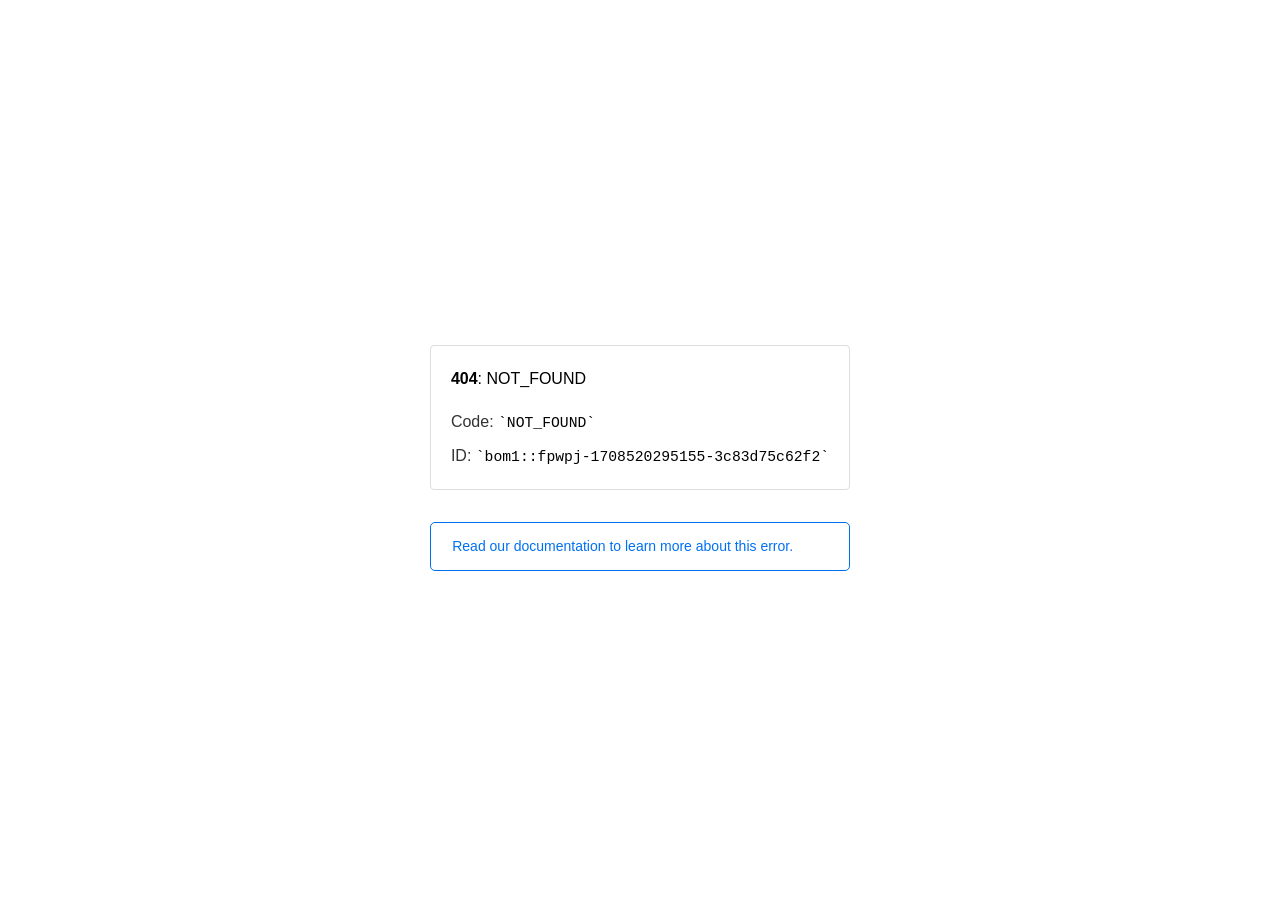
<file: assets/css/plugins/img/ui-icons_444444_256x240.html>
<!doctype html><html lang=en><meta charset=utf-8><meta name=viewport content="width=device-width,initial-scale=1"><meta name=theme-color content=#000><title>404: NOT_FOUND</title><style>html{font-size:62.5%;box-sizing:border-box;height:-webkit-fill-available}*,::after,::before{box-sizing:inherit}body{font-family:sf pro text,sf pro icons,helvetica neue,helvetica,arial,sans-serif;font-size:1.6rem;line-height:1.65;word-break:break-word;font-kerning:auto;font-variant:normal;-webkit-font-smoothing:antialiased;-moz-osx-font-smoothing:grayscale;text-rendering:optimizeLegibility;hyphens:auto;height:100vh;height:-webkit-fill-available;max-height:100vh;max-height:-webkit-fill-available;margin:0}::selection{background:#79ffe1}::-moz-selection{background:#79ffe1}a{cursor:pointer;color:#0070f3;text-decoration:none;transition:all .2s ease;border-bottom:1px solid #0000}a:hover{border-bottom:1px solid #0070f3}ul{padding:0;margin-left:1.5em;list-style-type:none}li{margin-bottom:10px}ul li:before{content:'\02013'}li:before{display:inline-block;color:#ccc;position:absolute;margin-left:-18px;transition:color .2s ease}code{font-family:Menlo,Monaco,Lucida Console,Liberation Mono,DejaVu Sans Mono,Bitstream Vera Sans Mono,Courier New,monospace,serif;font-size:.92em}code:after,code:before{content:'`'}.container{display:flex;justify-content:center;flex-direction:column;min-height:100%}main{max-width:80rem;padding:4rem 6rem;margin:auto}ul{margin-bottom:32px}.error-title{font-size:2rem;padding-left:22px;line-height:1.5;margin-bottom:24px}.error-title-guilty{border-left:2px solid #ed367f}.error-title-innocent{border-left:2px solid #59b89c}main p{color:#333}.devinfo-container{border:1px solid #ddd;border-radius:4px;padding:2rem;display:flex;flex-direction:column;margin-bottom:32px}.error-code{margin:0;font-size:1.6rem;color:#000;margin-bottom:1.6rem}.devinfo-line{color:#333}.devinfo-line code,code,li{color:#000}.devinfo-line:not(:last-child){margin-bottom:8px}.docs-link,.contact-link{font-weight:500}header,footer,footer a{display:flex;justify-content:center;align-items:center}header,footer{min-height:100px;height:100px}header{border-bottom:1px solid #eaeaea}header h1{font-size:1.8rem;margin:0;font-weight:500}header p{font-size:1.3rem;margin:0;font-weight:500}.header-item{display:flex;padding:0 2rem;margin:2rem 0;text-decoration:line-through;color:#999}.header-item.active{color:#ff0080;text-decoration:none}.header-item.first{border-right:1px solid #eaeaea}.header-item-content{display:flex;flex-direction:column}.header-item-icon{margin-right:1rem;margin-top:.6rem}footer{border-top:1px solid #eaeaea}footer a{color:#000}footer a:hover{border-bottom-color:#0000}footer svg{margin-left:.8rem}.note{padding:8pt 16pt;border-radius:5px;border:1px solid #0070f3;font-size:14px;line-height:1.8;color:#0070f3}@media(max-width:500px){.devinfo-container .devinfo-line code{margin-top:.4rem}.devinfo-container .devinfo-line:not(:last-child){margin-bottom:1.6rem}.devinfo-container{margin-bottom:0}header{flex-direction:column;height:auto;min-height:auto;align-items:flex-start}.header-item.first{border-right:none;margin-bottom:0}main{padding:1rem 2rem}body{font-size:1.4rem;line-height:1.55}footer{display:none}.note{margin-top:16px}}</style><div class=container><main><p class=devinfo-container><span class=error-code><strong>404</strong>: NOT_FOUND</span>
<span class=devinfo-line>Code: <code>NOT_FOUND</code></span>
<span class=devinfo-line>ID: <code>bom1::fpwpj-1708520295155-3c83d75c62f2</code></p><a href=https://vercel.com/docs/errors/platform-error-codes#not_found><div class=note>Read our documentation to learn more about this error.</div></a></main></div>
</file>
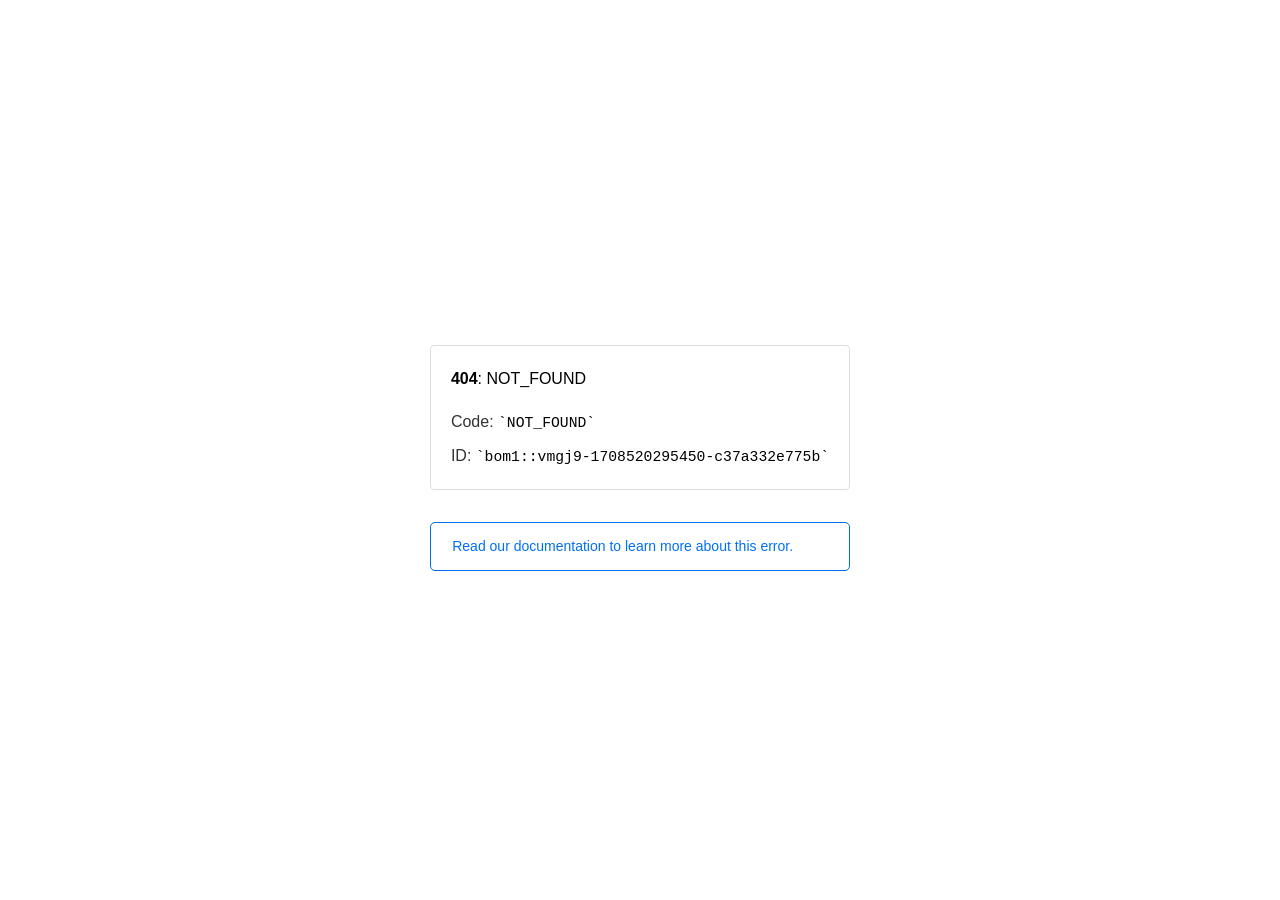
<file: assets/css/plugins/img/ui-icons_555555_256x240.html>
<!doctype html><html lang=en><meta charset=utf-8><meta name=viewport content="width=device-width,initial-scale=1"><meta name=theme-color content=#000><title>404: NOT_FOUND</title><style>html{font-size:62.5%;box-sizing:border-box;height:-webkit-fill-available}*,::after,::before{box-sizing:inherit}body{font-family:sf pro text,sf pro icons,helvetica neue,helvetica,arial,sans-serif;font-size:1.6rem;line-height:1.65;word-break:break-word;font-kerning:auto;font-variant:normal;-webkit-font-smoothing:antialiased;-moz-osx-font-smoothing:grayscale;text-rendering:optimizeLegibility;hyphens:auto;height:100vh;height:-webkit-fill-available;max-height:100vh;max-height:-webkit-fill-available;margin:0}::selection{background:#79ffe1}::-moz-selection{background:#79ffe1}a{cursor:pointer;color:#0070f3;text-decoration:none;transition:all .2s ease;border-bottom:1px solid #0000}a:hover{border-bottom:1px solid #0070f3}ul{padding:0;margin-left:1.5em;list-style-type:none}li{margin-bottom:10px}ul li:before{content:'\02013'}li:before{display:inline-block;color:#ccc;position:absolute;margin-left:-18px;transition:color .2s ease}code{font-family:Menlo,Monaco,Lucida Console,Liberation Mono,DejaVu Sans Mono,Bitstream Vera Sans Mono,Courier New,monospace,serif;font-size:.92em}code:after,code:before{content:'`'}.container{display:flex;justify-content:center;flex-direction:column;min-height:100%}main{max-width:80rem;padding:4rem 6rem;margin:auto}ul{margin-bottom:32px}.error-title{font-size:2rem;padding-left:22px;line-height:1.5;margin-bottom:24px}.error-title-guilty{border-left:2px solid #ed367f}.error-title-innocent{border-left:2px solid #59b89c}main p{color:#333}.devinfo-container{border:1px solid #ddd;border-radius:4px;padding:2rem;display:flex;flex-direction:column;margin-bottom:32px}.error-code{margin:0;font-size:1.6rem;color:#000;margin-bottom:1.6rem}.devinfo-line{color:#333}.devinfo-line code,code,li{color:#000}.devinfo-line:not(:last-child){margin-bottom:8px}.docs-link,.contact-link{font-weight:500}header,footer,footer a{display:flex;justify-content:center;align-items:center}header,footer{min-height:100px;height:100px}header{border-bottom:1px solid #eaeaea}header h1{font-size:1.8rem;margin:0;font-weight:500}header p{font-size:1.3rem;margin:0;font-weight:500}.header-item{display:flex;padding:0 2rem;margin:2rem 0;text-decoration:line-through;color:#999}.header-item.active{color:#ff0080;text-decoration:none}.header-item.first{border-right:1px solid #eaeaea}.header-item-content{display:flex;flex-direction:column}.header-item-icon{margin-right:1rem;margin-top:.6rem}footer{border-top:1px solid #eaeaea}footer a{color:#000}footer a:hover{border-bottom-color:#0000}footer svg{margin-left:.8rem}.note{padding:8pt 16pt;border-radius:5px;border:1px solid #0070f3;font-size:14px;line-height:1.8;color:#0070f3}@media(max-width:500px){.devinfo-container .devinfo-line code{margin-top:.4rem}.devinfo-container .devinfo-line:not(:last-child){margin-bottom:1.6rem}.devinfo-container{margin-bottom:0}header{flex-direction:column;height:auto;min-height:auto;align-items:flex-start}.header-item.first{border-right:none;margin-bottom:0}main{padding:1rem 2rem}body{font-size:1.4rem;line-height:1.55}footer{display:none}.note{margin-top:16px}}</style><div class=container><main><p class=devinfo-container><span class=error-code><strong>404</strong>: NOT_FOUND</span>
<span class=devinfo-line>Code: <code>NOT_FOUND</code></span>
<span class=devinfo-line>ID: <code>bom1::vmgj9-1708520295450-c37a332e775b</code></p><a href=https://vercel.com/docs/errors/platform-error-codes#not_found><div class=note>Read our documentation to learn more about this error.</div></a></main></div>
</file>
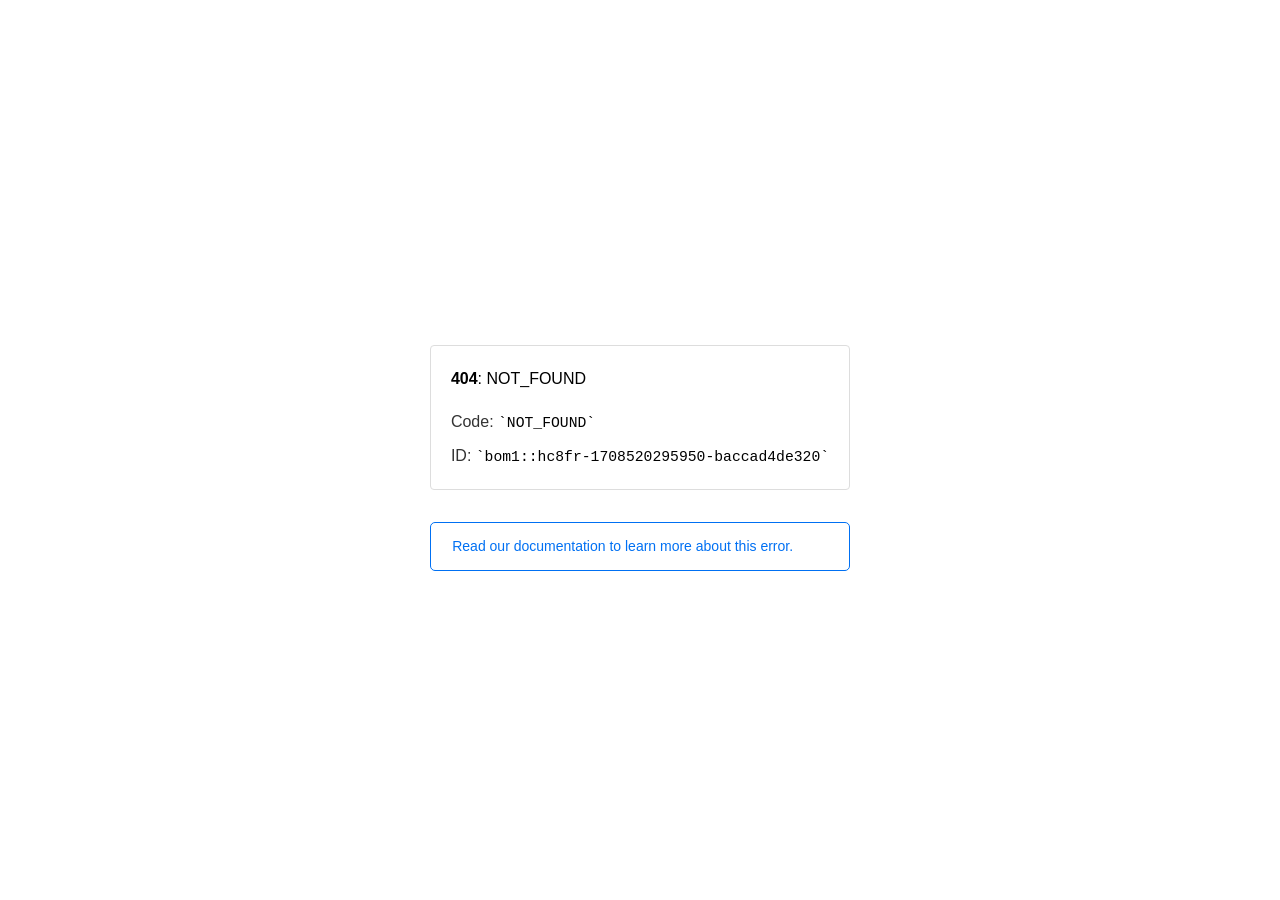
<file: assets/css/plugins/img/ui-icons_777620_256x240.html>
<!doctype html><html lang=en><meta charset=utf-8><meta name=viewport content="width=device-width,initial-scale=1"><meta name=theme-color content=#000><title>404: NOT_FOUND</title><style>html{font-size:62.5%;box-sizing:border-box;height:-webkit-fill-available}*,::after,::before{box-sizing:inherit}body{font-family:sf pro text,sf pro icons,helvetica neue,helvetica,arial,sans-serif;font-size:1.6rem;line-height:1.65;word-break:break-word;font-kerning:auto;font-variant:normal;-webkit-font-smoothing:antialiased;-moz-osx-font-smoothing:grayscale;text-rendering:optimizeLegibility;hyphens:auto;height:100vh;height:-webkit-fill-available;max-height:100vh;max-height:-webkit-fill-available;margin:0}::selection{background:#79ffe1}::-moz-selection{background:#79ffe1}a{cursor:pointer;color:#0070f3;text-decoration:none;transition:all .2s ease;border-bottom:1px solid #0000}a:hover{border-bottom:1px solid #0070f3}ul{padding:0;margin-left:1.5em;list-style-type:none}li{margin-bottom:10px}ul li:before{content:'\02013'}li:before{display:inline-block;color:#ccc;position:absolute;margin-left:-18px;transition:color .2s ease}code{font-family:Menlo,Monaco,Lucida Console,Liberation Mono,DejaVu Sans Mono,Bitstream Vera Sans Mono,Courier New,monospace,serif;font-size:.92em}code:after,code:before{content:'`'}.container{display:flex;justify-content:center;flex-direction:column;min-height:100%}main{max-width:80rem;padding:4rem 6rem;margin:auto}ul{margin-bottom:32px}.error-title{font-size:2rem;padding-left:22px;line-height:1.5;margin-bottom:24px}.error-title-guilty{border-left:2px solid #ed367f}.error-title-innocent{border-left:2px solid #59b89c}main p{color:#333}.devinfo-container{border:1px solid #ddd;border-radius:4px;padding:2rem;display:flex;flex-direction:column;margin-bottom:32px}.error-code{margin:0;font-size:1.6rem;color:#000;margin-bottom:1.6rem}.devinfo-line{color:#333}.devinfo-line code,code,li{color:#000}.devinfo-line:not(:last-child){margin-bottom:8px}.docs-link,.contact-link{font-weight:500}header,footer,footer a{display:flex;justify-content:center;align-items:center}header,footer{min-height:100px;height:100px}header{border-bottom:1px solid #eaeaea}header h1{font-size:1.8rem;margin:0;font-weight:500}header p{font-size:1.3rem;margin:0;font-weight:500}.header-item{display:flex;padding:0 2rem;margin:2rem 0;text-decoration:line-through;color:#999}.header-item.active{color:#ff0080;text-decoration:none}.header-item.first{border-right:1px solid #eaeaea}.header-item-content{display:flex;flex-direction:column}.header-item-icon{margin-right:1rem;margin-top:.6rem}footer{border-top:1px solid #eaeaea}footer a{color:#000}footer a:hover{border-bottom-color:#0000}footer svg{margin-left:.8rem}.note{padding:8pt 16pt;border-radius:5px;border:1px solid #0070f3;font-size:14px;line-height:1.8;color:#0070f3}@media(max-width:500px){.devinfo-container .devinfo-line code{margin-top:.4rem}.devinfo-container .devinfo-line:not(:last-child){margin-bottom:1.6rem}.devinfo-container{margin-bottom:0}header{flex-direction:column;height:auto;min-height:auto;align-items:flex-start}.header-item.first{border-right:none;margin-bottom:0}main{padding:1rem 2rem}body{font-size:1.4rem;line-height:1.55}footer{display:none}.note{margin-top:16px}}</style><div class=container><main><p class=devinfo-container><span class=error-code><strong>404</strong>: NOT_FOUND</span>
<span class=devinfo-line>Code: <code>NOT_FOUND</code></span>
<span class=devinfo-line>ID: <code>bom1::hc8fr-1708520295950-baccad4de320</code></p><a href=https://vercel.com/docs/errors/platform-error-codes#not_found><div class=note>Read our documentation to learn more about this error.</div></a></main></div>
</file>
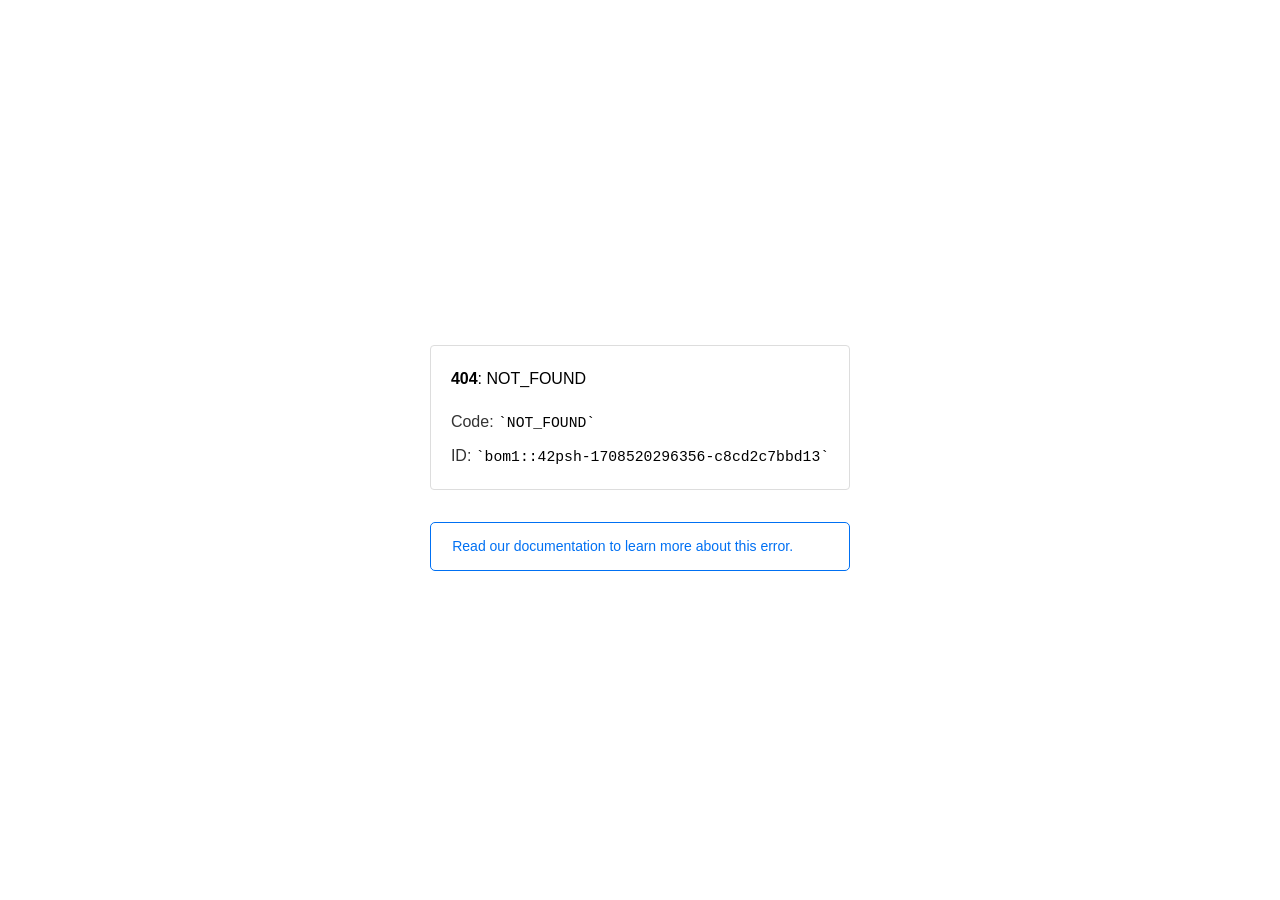
<file: assets/css/plugins/img/ui-icons_777777_256x240.html>
<!doctype html><html lang=en><meta charset=utf-8><meta name=viewport content="width=device-width,initial-scale=1"><meta name=theme-color content=#000><title>404: NOT_FOUND</title><style>html{font-size:62.5%;box-sizing:border-box;height:-webkit-fill-available}*,::after,::before{box-sizing:inherit}body{font-family:sf pro text,sf pro icons,helvetica neue,helvetica,arial,sans-serif;font-size:1.6rem;line-height:1.65;word-break:break-word;font-kerning:auto;font-variant:normal;-webkit-font-smoothing:antialiased;-moz-osx-font-smoothing:grayscale;text-rendering:optimizeLegibility;hyphens:auto;height:100vh;height:-webkit-fill-available;max-height:100vh;max-height:-webkit-fill-available;margin:0}::selection{background:#79ffe1}::-moz-selection{background:#79ffe1}a{cursor:pointer;color:#0070f3;text-decoration:none;transition:all .2s ease;border-bottom:1px solid #0000}a:hover{border-bottom:1px solid #0070f3}ul{padding:0;margin-left:1.5em;list-style-type:none}li{margin-bottom:10px}ul li:before{content:'\02013'}li:before{display:inline-block;color:#ccc;position:absolute;margin-left:-18px;transition:color .2s ease}code{font-family:Menlo,Monaco,Lucida Console,Liberation Mono,DejaVu Sans Mono,Bitstream Vera Sans Mono,Courier New,monospace,serif;font-size:.92em}code:after,code:before{content:'`'}.container{display:flex;justify-content:center;flex-direction:column;min-height:100%}main{max-width:80rem;padding:4rem 6rem;margin:auto}ul{margin-bottom:32px}.error-title{font-size:2rem;padding-left:22px;line-height:1.5;margin-bottom:24px}.error-title-guilty{border-left:2px solid #ed367f}.error-title-innocent{border-left:2px solid #59b89c}main p{color:#333}.devinfo-container{border:1px solid #ddd;border-radius:4px;padding:2rem;display:flex;flex-direction:column;margin-bottom:32px}.error-code{margin:0;font-size:1.6rem;color:#000;margin-bottom:1.6rem}.devinfo-line{color:#333}.devinfo-line code,code,li{color:#000}.devinfo-line:not(:last-child){margin-bottom:8px}.docs-link,.contact-link{font-weight:500}header,footer,footer a{display:flex;justify-content:center;align-items:center}header,footer{min-height:100px;height:100px}header{border-bottom:1px solid #eaeaea}header h1{font-size:1.8rem;margin:0;font-weight:500}header p{font-size:1.3rem;margin:0;font-weight:500}.header-item{display:flex;padding:0 2rem;margin:2rem 0;text-decoration:line-through;color:#999}.header-item.active{color:#ff0080;text-decoration:none}.header-item.first{border-right:1px solid #eaeaea}.header-item-content{display:flex;flex-direction:column}.header-item-icon{margin-right:1rem;margin-top:.6rem}footer{border-top:1px solid #eaeaea}footer a{color:#000}footer a:hover{border-bottom-color:#0000}footer svg{margin-left:.8rem}.note{padding:8pt 16pt;border-radius:5px;border:1px solid #0070f3;font-size:14px;line-height:1.8;color:#0070f3}@media(max-width:500px){.devinfo-container .devinfo-line code{margin-top:.4rem}.devinfo-container .devinfo-line:not(:last-child){margin-bottom:1.6rem}.devinfo-container{margin-bottom:0}header{flex-direction:column;height:auto;min-height:auto;align-items:flex-start}.header-item.first{border-right:none;margin-bottom:0}main{padding:1rem 2rem}body{font-size:1.4rem;line-height:1.55}footer{display:none}.note{margin-top:16px}}</style><div class=container><main><p class=devinfo-container><span class=error-code><strong>404</strong>: NOT_FOUND</span>
<span class=devinfo-line>Code: <code>NOT_FOUND</code></span>
<span class=devinfo-line>ID: <code>bom1::42psh-1708520296356-c8cd2c7bbd13</code></p><a href=https://vercel.com/docs/errors/platform-error-codes#not_found><div class=note>Read our documentation to learn more about this error.</div></a></main></div>
</file>
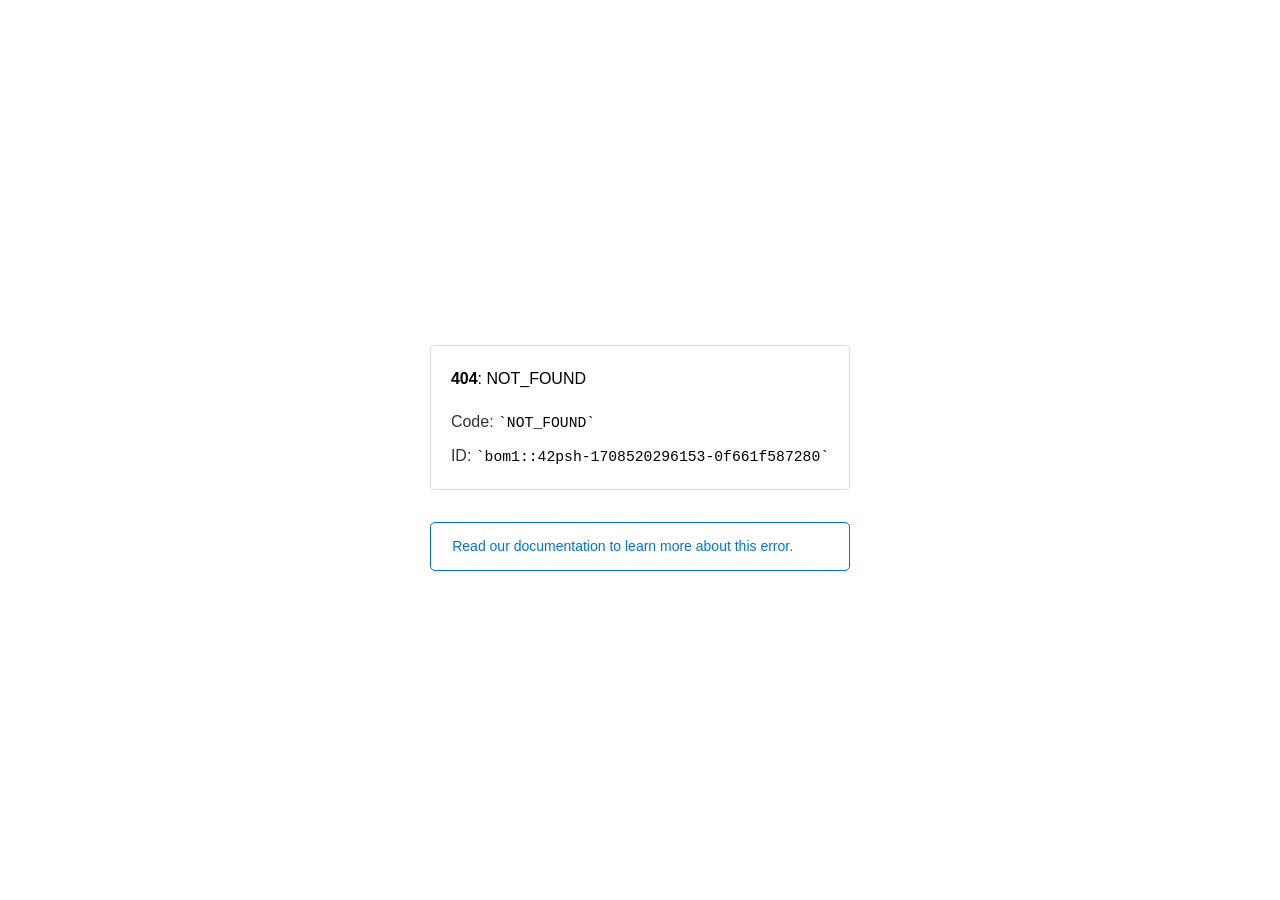
<file: assets/css/plugins/img/ui-icons_cc0000_256x240.html>
<!doctype html><html lang=en><meta charset=utf-8><meta name=viewport content="width=device-width,initial-scale=1"><meta name=theme-color content=#000><title>404: NOT_FOUND</title><style>html{font-size:62.5%;box-sizing:border-box;height:-webkit-fill-available}*,::after,::before{box-sizing:inherit}body{font-family:sf pro text,sf pro icons,helvetica neue,helvetica,arial,sans-serif;font-size:1.6rem;line-height:1.65;word-break:break-word;font-kerning:auto;font-variant:normal;-webkit-font-smoothing:antialiased;-moz-osx-font-smoothing:grayscale;text-rendering:optimizeLegibility;hyphens:auto;height:100vh;height:-webkit-fill-available;max-height:100vh;max-height:-webkit-fill-available;margin:0}::selection{background:#79ffe1}::-moz-selection{background:#79ffe1}a{cursor:pointer;color:#0070f3;text-decoration:none;transition:all .2s ease;border-bottom:1px solid #0000}a:hover{border-bottom:1px solid #0070f3}ul{padding:0;margin-left:1.5em;list-style-type:none}li{margin-bottom:10px}ul li:before{content:'\02013'}li:before{display:inline-block;color:#ccc;position:absolute;margin-left:-18px;transition:color .2s ease}code{font-family:Menlo,Monaco,Lucida Console,Liberation Mono,DejaVu Sans Mono,Bitstream Vera Sans Mono,Courier New,monospace,serif;font-size:.92em}code:after,code:before{content:'`'}.container{display:flex;justify-content:center;flex-direction:column;min-height:100%}main{max-width:80rem;padding:4rem 6rem;margin:auto}ul{margin-bottom:32px}.error-title{font-size:2rem;padding-left:22px;line-height:1.5;margin-bottom:24px}.error-title-guilty{border-left:2px solid #ed367f}.error-title-innocent{border-left:2px solid #59b89c}main p{color:#333}.devinfo-container{border:1px solid #ddd;border-radius:4px;padding:2rem;display:flex;flex-direction:column;margin-bottom:32px}.error-code{margin:0;font-size:1.6rem;color:#000;margin-bottom:1.6rem}.devinfo-line{color:#333}.devinfo-line code,code,li{color:#000}.devinfo-line:not(:last-child){margin-bottom:8px}.docs-link,.contact-link{font-weight:500}header,footer,footer a{display:flex;justify-content:center;align-items:center}header,footer{min-height:100px;height:100px}header{border-bottom:1px solid #eaeaea}header h1{font-size:1.8rem;margin:0;font-weight:500}header p{font-size:1.3rem;margin:0;font-weight:500}.header-item{display:flex;padding:0 2rem;margin:2rem 0;text-decoration:line-through;color:#999}.header-item.active{color:#ff0080;text-decoration:none}.header-item.first{border-right:1px solid #eaeaea}.header-item-content{display:flex;flex-direction:column}.header-item-icon{margin-right:1rem;margin-top:.6rem}footer{border-top:1px solid #eaeaea}footer a{color:#000}footer a:hover{border-bottom-color:#0000}footer svg{margin-left:.8rem}.note{padding:8pt 16pt;border-radius:5px;border:1px solid #0070f3;font-size:14px;line-height:1.8;color:#0070f3}@media(max-width:500px){.devinfo-container .devinfo-line code{margin-top:.4rem}.devinfo-container .devinfo-line:not(:last-child){margin-bottom:1.6rem}.devinfo-container{margin-bottom:0}header{flex-direction:column;height:auto;min-height:auto;align-items:flex-start}.header-item.first{border-right:none;margin-bottom:0}main{padding:1rem 2rem}body{font-size:1.4rem;line-height:1.55}footer{display:none}.note{margin-top:16px}}</style><div class=container><main><p class=devinfo-container><span class=error-code><strong>404</strong>: NOT_FOUND</span>
<span class=devinfo-line>Code: <code>NOT_FOUND</code></span>
<span class=devinfo-line>ID: <code>bom1::42psh-1708520296153-0f661f587280</code></p><a href=https://vercel.com/docs/errors/platform-error-codes#not_found><div class=note>Read our documentation to learn more about this error.</div></a></main></div>
</file>
<file: assets/css/style.css>
/*--------------------------------------------------------------
## Basic Color
----------------------------------------------------------------*/
/*--------------------------------------------------------------
>> TABLE OF CONTENTS:
----------------------------------------------------------------
1. Typography
2. Preloader
3. Spacing
4. General
5. Slider
6. Video Popup
7. Header
8. Footer
9. Isotope
10. Sidebar
11. Hero
12. Iconbox
13. Card
14. Posts
15. Team
16. Imagebox
17. CTA
18. Timeline
19. Testimonial
20. Portfolio
21. FunFact
22. Pricing
--------------------------------------------------------------*/
/*--------------------------------------------------------------
1. Typography
----------------------------------------------------------------*/
@import url("https://fonts.googleapis.com/css2?family=Open+Sans:wght@400;600;700&amp;family=Poppins:wght@400;600;700&amp;display=swap");
body,
html {
  color: rgba(254, 254, 254, 0.7);
  font-family: "Open Sans", sans-serif;
  font-size: 16px;
  font-weight: 400;
  line-height: 1.6em;
  overflow-x: hidden;
  background-color: #181818;
}

h1,
h2,
h3,
h4,
h5,
h6 {
  clear: both;
  color: #FEFEFE;
  padding: 0;
  margin: 0 0 20px 0;
  font-weight: 600;
  line-height: 1.3em;
  font-family: "Poppins", sans-serif;
}

.cs-primary_font {
  font-family: "Poppins", sans-serif;
}

.cs-secondary_font {
  font-family: "Open Sans", sans-serif;
}

h1 {
  font-size: 56px;
}

h2 {
  font-size: 42px;
}

h3 {
  font-size: 30px;
}

h4 {
  font-size: 24px;
}

h5 {
  font-size: 18px;
}

h6 {
  font-size: 16px;
}

p {
  margin-bottom: 15px;
}

ul {
  margin: 0 0 25px 0;
  padding-left: 20px;
  list-style: square outside none;
}

ol {
  padding-left: 20px;
  margin-bottom: 25px;
}

dfn,
cite,
em,
i {
  font-style: italic;
}

blockquote {
  margin: 0 15px;
  font-style: italic;
  font-size: 20px;
  line-height: 1.6em;
  margin: 0;
}

address {
  margin: 0 0 15px;
}

img {
  border: 0;
  max-width: 100%;
  height: auto;
}

a {
  color: inherit;
  text-decoration: none;
  -webkit-transition: all 0.3s ease;
  transition: all 0.3s ease;
}

button {
  color: inherit;
  -webkit-transition: all 0.3s ease;
  transition: all 0.3s ease;
}

a:hover {
  text-decoration: none;
  color: #FF4A17;
}

table {
  width: 100%;
  margin-bottom: 25px;
}
table th {
  font-weight: 600;
  color: rgba(254, 254, 254, 0.7);
}
table td,
table th {
  border-top: 1px solid #4D4D4D;
  padding: 11px 10px;
}

dl {
  margin-bottom: 25px;
}
dl dt {
  font-weight: 600;
}

b,
strong {
  font-weight: bold;
}

pre {
  color: rgba(254, 254, 254, 0.7);
  border: 1px solid #4D4D4D;
  font-size: 18px;
  padding: 25px;
  border-radius: 5px;
}

kbd {
  font-size: 100%;
  background-color: rgba(254, 254, 254, 0.7);
  border-radius: 5px;
}

@media screen and (max-width: 991px) {
  body,
  html {
    font-size: 16px;
    line-height: 1.6em;
  }
  h2 {
    font-size: 36px;
    margin-bottom: 10px;
  }
}
input, textarea {
  color: #FEFEFE;
}

/*--------------------------------------------------------------
  2. Preloader
----------------------------------------------------------------*/
.cs-preloader {
  position: fixed;
  z-index: 99999;
  top: 0;
  width: 100%;
  height: 100vh;
  background-color: #181818;
}

.cs-preloader_bg {
  text-align: center;
  height: 100%;
  width: 100%;
}

.cs-preloader_in {
  width: 120px;
  height: 120px;
  position: relative;
  display: -webkit-box;
  display: -ms-flexbox;
  display: flex;
  -webkit-box-align: center;
      -ms-flex-align: center;
          align-items: center;
  -webkit-box-pack: center;
      -ms-flex-pack: center;
          justify-content: center;
  padding: 28px;
  border: 3px solid rgba(255, 255, 255, 0.8);
  border-radius: 50%;
}

.cs-preloader_in:after {
  content: "";
  border-width: 3px;
  border-style: solid;
  border-color: transparent;
  border-top-color: #FF4A17;
  border-radius: 50%;
  position: absolute;
  width: calc(100% + 6px);
  height: calc(100% + 6px);
  left: 50%;
  top: 50%;
  -webkit-animation: spin 1s ease-in-out infinite;
          animation: spin 1s ease-in-out infinite;
  margin-left: -60px;
  margin-top: -60px;
}

.cs-preloader_in::before {
  content: "";
  height: 8px;
  width: 8px;
  border-radius: 50%;
  position: absolute;
  left: 50%;
  top: 50%;
  -webkit-transform: translate(-50%, -50%);
          transform: translate(-50%, -50%);
  background-color: #FF4A17;
}

@-webkit-keyframes spin {
  0% {
    -webkit-transform: rotate(0deg);
            transform: rotate(0deg);
  }
  100% {
    -webkit-transform: rotate(360deg);
            transform: rotate(360deg);
  }
}
@keyframes spin {
  0% {
    -webkit-transform: rotate(0deg);
            transform: rotate(0deg);
  }
  100% {
    -webkit-transform: rotate(360deg);
            transform: rotate(360deg);
  }
}
/*--------------------------------------------------------------
  3. Spacing
----------------------------------------------------------------*/
@media screen and (min-width: 992px) {
  .cs-height_0 {
    height: 0px;
  }
  .cs-height_5 {
    height: 5px;
  }
  .cs-height_10 {
    height: 10px;
  }
  .cs-height_15 {
    height: 15px;
  }
  .cs-height_20 {
    height: 20px;
  }
  .cs-height_25 {
    height: 25px;
  }
  .cs-height_30 {
    height: 30px;
  }
  .cs-height_35 {
    height: 35px;
  }
  .cs-height_40 {
    height: 40px;
  }
  .cs-height_45 {
    height: 45px;
  }
  .cs-height_50 {
    height: 50px;
  }
  .cs-height_55 {
    height: 55px;
  }
  .cs-height_60 {
    height: 60px;
  }
  .cs-height_65 {
    height: 65px;
  }
  .cs-height_70 {
    height: 70px;
  }
  .cs-height_75 {
    height: 75px;
  }
  .cs-height_80 {
    height: 80px;
  }
  .cs-height_85 {
    height: 85px;
  }
  .cs-height_90 {
    height: 90px;
  }
  .cs-height_95 {
    height: 95px;
  }
  .cs-height_100 {
    height: 100px;
  }
  .cs-height_105 {
    height: 105px;
  }
  .cs-height_110 {
    height: 110px;
  }
  .cs-height_115 {
    height: 115px;
  }
  .cs-height_120 {
    height: 120px;
  }
  .cs-height_125 {
    height: 125px;
  }
  .cs-height_130 {
    height: 130px;
  }
  .cs-height_135 {
    height: 135px;
  }
  .cs-height_140 {
    height: 140px;
  }
  .cs-height_145 {
    height: 145px;
  }
  .cs-height_150 {
    height: 150px;
  }
  .cs-height_155 {
    height: 155px;
  }
  .cs-height_160 {
    height: 160px;
  }
  .cs-height_165 {
    height: 165px;
  }
  .cs-height_170 {
    height: 170px;
  }
  .cs-height_175 {
    height: 175px;
  }
  .cs-height_180 {
    height: 180px;
  }
  .cs-height_185 {
    height: 185px;
  }
  .cs-height_190 {
    height: 190px;
  }
  .cs-height_195 {
    height: 195px;
  }
  .cs-height_200 {
    height: 200px;
  }
  .cs-height_205 {
    height: 205px;
  }
  .cs-height_210 {
    height: 210px;
  }
}
@media screen and (max-width: 991px) {
  .cs-height_lg_0 {
    height: 0px;
  }
  .cs-height_lg_5 {
    height: 5px;
  }
  .cs-height_lg_10 {
    height: 10px;
  }
  .cs-height_lg_15 {
    height: 15px;
  }
  .cs-height_lg_20 {
    height: 20px;
  }
  .cs-height_lg_25 {
    height: 25px;
  }
  .cs-height_lg_30 {
    height: 30px;
  }
  .cs-height_lg_35 {
    height: 35px;
  }
  .cs-height_lg_40 {
    height: 40px;
  }
  .cs-height_lg_45 {
    height: 45px;
  }
  .cs-height_lg_50 {
    height: 50px;
  }
  .cs-height_lg_55 {
    height: 55px;
  }
  .cs-height_lg_60 {
    height: 60px;
  }
  .cs-height_lg_65 {
    height: 65px;
  }
  .cs-height_lg_70 {
    height: 70px;
  }
  .cs-height_lg_75 {
    height: 75px;
  }
  .cs-height_lg_80 {
    height: 80px;
  }
  .cs-height_lg_85 {
    height: 85px;
  }
  .cs-height_lg_90 {
    height: 90px;
  }
  .cs-height_lg_95 {
    height: 95px;
  }
  .cs-height_lg_100 {
    height: 100px;
  }
  .cs-height_lg_105 {
    height: 105px;
  }
  .cs-height_lg_110 {
    height: 110px;
  }
  .cs-height_lg_115 {
    height: 115px;
  }
  .cs-height_lg_120 {
    height: 120px;
  }
  .cs-height_lg_125 {
    height: 125px;
  }
  .cs-height_lg_130 {
    height: 130px;
  }
  .cs-height_lg_135 {
    height: 135px;
  }
  .cs-height_lg_140 {
    height: 140px;
  }
  .cs-height_lg_145 {
    height: 145px;
  }
  .cs-height_lg_150 {
    height: 150px;
  }
  .cs-height_lg_155 {
    height: 155px;
  }
  .cs-height_lg_160 {
    height: 160px;
  }
  .cs-height_lg_165 {
    height: 165px;
  }
  .cs-height_lg_170 {
    height: 170px;
  }
  .cs-height_lg_175 {
    height: 175px;
  }
  .cs-height_lg_180 {
    height: 180px;
  }
  .cs-height_lg_185 {
    height: 185px;
  }
  .cs-height_lg_190 {
    height: 190px;
  }
  .cs-height_lg_195 {
    height: 195px;
  }
  .cs-height_lg_200 {
    height: 200px;
  }
  .cs-height_lg_205 {
    height: 205px;
  }
  .cs-height_lg_210 {
    height: 210px;
  }
}
/*--------------------------------------------------------------
  4. General
----------------------------------------------------------------*/
.cs-row_gap_20 {
  margin-left: -10px;
  margin-right: -10px;
}
.cs-row_gap_20 > div {
  padding-left: 10px;
  padding-right: 10px;
}

.cs-light {
  font-weight: 300;
}

.cs-normal {
  font-weight: 400;
}

.cs-medium {
  font-weight: 500;
}

.cs-semi_bold {
  font-weight: 600;
}

.cs-bold {
  font-weight: 700;
}

.cs-extra_bold {
  font-weight: 800;
}

.cs-black {
  font-weight: 900;
}

.cs-radius_3 {
  border-radius: 3px;
}

.cs-radius_5 {
  border-radius: 5px !important;
}

.cs-radius_7 {
  border-radius: 7px;
}

.cs-radius_10 {
  border-radius: 10px;
}

.cs-radius_15 {
  border-radius: 15px;
}

.cs-line_height_1 {
  line-height: 1.2em;
}

.cs-line_height_2 {
  line-height: 1.25em;
}

.cs-line_height_3 {
  line-height: 1.3em;
}

.cs-line_height_4 {
  line-height: 1.4em;
}

.cs-line_height_5 {
  line-height: 1.5em;
}

.cs-line_height_6 {
  line-height: 1.6em;
}

.cs-line_height_7 {
  line-height: 1.7em;
}

.cs-font_14 {
  font-size: 14px;
}

.cs-font_16 {
  font-size: 16px;
}

.cs-font_18 {
  font-size: 18px;
}

.cs-font_20 {
  font-size: 20px;
}

.cs-font_22 {
  font-size: 22px;
}

.cs-font_28 {
  font-size: 28px;
}

.cs-font_30 {
  font-size: 28px;
}

.cs-font_38 {
  font-size: 38px;
}

.cs-font_42 {
  font-size: 42px;
}

.cs-font_50 {
  font-size: 50px;
}

.cs-mp0 {
  list-style: none;
  margin: 0;
  padding: 0;
}

.cs-m0 {
  margin: 0;
}

hr {
  margin: 0;
  padding: 0;
  border: none;
  border-top: 1px solid #f2f1ff;
}

.cs-bg {
  background-size: cover;
  background-repeat: no-repeat;
  background-position: center;
}

.cs-vertical_middle {
  display: -webkit-box;
  display: -ms-flexbox;
  display: flex;
  -webkit-box-align: center;
      -ms-flex-align: center;
          align-items: center;
  min-height: 100%;
}

.cs-vertical_middle_in {
  -webkit-box-flex: 0;
      -ms-flex: none;
          flex: none;
  width: 100%;
}

.cs-center {
  display: -webkit-box;
  display: -ms-flexbox;
  display: flex;
  -webkit-box-align: center;
      -ms-flex-align: center;
          align-items: center;
  -webkit-box-pack: center;
      -ms-flex-pack: center;
          justify-content: center;
}

.cs-white_color,
.cs-white_color_hover:hover {
  color: #fff;
}

.cs-primary_color {
  color: #FEFEFE;
}

.cs-ternary_color {
  color: #999696;
}

.cs-accent_color,
.cs-accent_color_hover:hover {
  color: #FF4A17;
}

.cs-white_bg {
  background-color: #fff;
}

.cs-gray_bg {
  background-color: #181818;
}

.cs-gradient_1 {
  background: linear-gradient(267deg, #161616 0%, #080808 100%);
}

.cs-accent_bg,
.cs-accent_bg_hover:hover {
  background-color: #FF4A17;
}

.cs-primary_bg,
.cs-primary_bg_hover:hover {
  background-color: #FEFEFE;
}

.cs-gradient_bg_1 {
  background: linear-gradient(267.18deg, #161616 0%, #080808 100%);
}

.cs-text_btn {
  display: -webkit-inline-box;
  display: -ms-inline-flexbox;
  display: inline-flex;
  -webkit-box-align: center;
      -ms-flex-align: center;
          align-items: center;
  font-weight: 600;
  color: #fff;
}
.cs-text_btn svg {
  margin-left: 15px;
}
.cs-text_btn span {
  display: inline-block;
  position: relative;
}
.cs-text_btn span::before {
  content: "";
  position: absolute;
  height: 2px;
  width: 100%;
  bottom: 0;
  left: 0;
  background-color: currentColor;
  -webkit-transform: scaleX(0);
          transform: scaleX(0);
  -webkit-transform-origin: 0 50%;
          transform-origin: 0 50%;
  -webkit-transition-property: -webkit-transform;
  transition-property: -webkit-transform;
  transition-property: transform;
  transition-property: transform, -webkit-transform;
  -webkit-transition-duration: 0.6s;
          transition-duration: 0.6s;
  -webkit-transition-timing-function: ease-out;
          transition-timing-function: ease-out;
}
.cs-text_btn:hover span::before {
  -webkit-transform: scaleX(1);
          transform: scaleX(1);
  -webkit-transition-timing-function: cubic-bezier(0.52, 1.64, 0.37, 0.66);
          transition-timing-function: cubic-bezier(0.52, 1.64, 0.37, 0.66);
}
.cs-text_btn.cs-type1 svg {
  margin-left: 0px;
  margin-right: 15px;
}
.cs-text_btn.cs-type1 span::before {
  left: initial;
  right: -100%;
  -webkit-transform: scaleX(0) rotateY(180deg);
          transform: scaleX(0) rotateY(180deg);
}
.cs-text_btn.cs-type1:hover span::before {
  -webkit-transform: scaleX(1) rotateY(180deg);
          transform: scaleX(1) rotateY(180deg);
}
.cs-text_btn.cs-type2 svg {
  margin-left: 0;
  margin-right: 15px;
}

.cs-btn.cs-style1 {
  display: -webkit-inline-box;
  display: -ms-inline-flexbox;
  display: inline-flex;
  -webkit-box-align: center;
      -ms-flex-align: center;
          align-items: center;
  -webkit-box-pack: center;
      -ms-flex-pack: center;
          justify-content: center;
  padding: 13px 26px;
  -webkit-transition: all 0.3s ease;
  transition: all 0.3s ease;
  border: transparent;
  color: #FEFEFE;
  position: relative;
  line-height: 1.5em;
  font-weight: 600;
  border-radius: 15px;
  background-color: #FF4A17;
  color: #fff;
  cursor: pointer;
}
.cs-btn.cs-style1:before {
  content: "";
  position: absolute;
  top: 0;
  left: 0;
  right: 0;
  bottom: 0;
  background-color: rgba(22, 22, 22, 0.4);
  -webkit-transform: scaleX(0);
          transform: scaleX(0);
  -webkit-transform-origin: 0 50%;
          transform-origin: 0 50%;
  -webkit-transition-property: -webkit-transform;
  transition-property: -webkit-transform;
  transition-property: transform;
  transition-property: transform, -webkit-transform;
  -webkit-transition-duration: 0.6s;
          transition-duration: 0.6s;
  -webkit-transition-timing-function: ease-out;
          transition-timing-function: ease-out;
  border-radius: inherit;
}
.cs-btn.cs-style1 svg {
  margin-left: 14px;
}
.cs-btn.cs-style1 > * {
  position: relative;
  z-index: 1;
}
.cs-btn.cs-style1:hover:before {
  -webkit-transform: scaleX(1);
          transform: scaleX(1);
  -webkit-transition-timing-function: cubic-bezier(0.52, 1.64, 0.37, 0.66);
          transition-timing-function: cubic-bezier(0.52, 1.64, 0.37, 0.66);
}
.cs-btn.cs-style1.cs-type1 {
  border: 2px solid #fff;
  background-color: transparent;
  border-radius: 5px;
  -webkit-transition: all 0.6s ease-out;
  transition: all 0.6s ease-out;
}
.cs-btn.cs-style1.cs-type1::before {
  background-color: #fff;
  border-radius: 0px;
}
.cs-btn.cs-style1.cs-type1:hover {
  color: #000;
}

.cs-page_navigation > div {
  position: relative;
}
.cs-page_navigation > div:not(:last-child) {
  margin-right: 21px;
  padding-right: 21px;
}
.cs-page_navigation > div:not(:last-child)::after {
  content: "";
  height: 22px;
  width: 2px;
  background-color: #fff;
  display: inline-block;
  position: absolute;
  right: -1px;
  top: 3px;
}

.cs-pagination_box {
  margin: -7px;
  display: -webkit-box;
  display: -ms-flexbox;
  display: flex;
}
.cs-pagination_box .cs-pagination_item {
  margin: 7px;
}

.cs-pagination_item {
  height: 40px;
  width: 40px;
  border-radius: 5px;
  background-color: #000;
}
.cs-pagination_item.active {
  background-color: #FF4A17;
  color: #fff;
  pointer-events: none;
}

.cs-form_field {
  display: block;
  width: 100%;
  padding: 10px 20px;
  border-radius: 15px;
  outline: none;
  -webkit-transition: all 0.3s ease;
  transition: all 0.3s ease;
  border: 2px solid #999696;
  background-color: transparent;
  color: #fff;
}
.cs-form_field:focus {
  border-color: #FF4A17;
}

label {
  margin-bottom: 12px;
}

.cs-right_full_width {
  width: calc(50vw - 12px);
  padding-right: 24px;
}

.cs-rating {
  width: 136px;
  height: 24px;
  position: relative;
}
.cs-rating > * {
  position: absolute;
  height: 100%;
  width: 100%;
  left: 0;
  top: 0;
}
.cs-rating .cs-rating_bg {
  opacity: 0.2;
}
.cs-rating .cs-rating_percentage {
  width: 50%;
}
.cs-rating.cs-size_sm {
  width: 83px;
  height: 15px;
  position: relative;
  font-size: 12px;
}
.cs-rating.cs-size_sm i:not(:last-child) {
  margin-right: 4px;
}
.cs-rating.cs-size_sm .cs-rating_bg,
.cs-rating.cs-size_sm .cs-rating_percentage {
  display: -webkit-box;
  display: -ms-flexbox;
  display: flex;
  overflow: hidden;
}
.cs-rating.cs-size_sm .cs-rating_bg {
  opacity: 1;
}

.cs-input_rating {
  display: -webkit-box;
  display: -ms-flexbox;
  display: flex;
  font-size: 12px;
}
.cs-input_rating i {
  cursor: pointer;
}
.cs-input_rating i:not(:last-child) {
  margin-right: 4px;
}

.cs-post_meta.cs-style1 {
  display: -webkit-box;
  display: -ms-flexbox;
  display: flex;
}
.cs-post_meta.cs-style1 > * {
  position: relative;
  display: inline-block;
}
.cs-post_meta.cs-style1 > *:not(:last-child) {
  margin-right: 12px;
  padding-right: 12px;
}
.cs-post_meta.cs-style1 > *:not(:last-child)::before {
  content: "";
  height: 20px;
  width: 2px;
  border-radius: 2px;
  background-color: #fff;
  position: absolute;
  right: 0;
  top: 50%;
  margin-top: -10px;
}

/* Start Accordion */
.cs-accordian_title {
  font-size: 22px;
  margin-bottom: 0;
  -webkit-transition: all 0.3s ease;
  transition: all 0.3s ease;
}

.cs-accordian_body {
  line-height: 1.8em;
  padding-top: 15px;
}
.cs-accordian_body p {
  margin: 0;
}

.cs-accordian_head {
  padding: 2px 20px 2px 0;
  position: relative;
  cursor: pointer;
}
.cs-accordian_head:hover .cs-accordian_title {
  color: #FF4A17;
}

.cs-accordian {
  border-bottom: 2px solid #FF4A17;
  padding-bottom: 25px;
}
.cs-accordian:not(:last-child) {
  margin-bottom: 25px;
}

.cs-accordian_toggle {
  display: -webkit-box;
  display: -ms-flexbox;
  display: flex;
  position: absolute;
  top: 50%;
  margin-top: -3px;
  right: 0;
  -webkit-transition: all 0.3s ease;
  transition: all 0.3s ease;
}

.cs-accordian.active .cs-accordian_toggle {
  -webkit-transform: rotate(180deg);
          transform: rotate(180deg);
}
.cs-accordian.active .cs-accordian_head {
  pointer-events: none;
}

/* End Accordion */
#cs-result {
  line-height: 2.8em;
}

.cs-parallax > *:not([class*=cs-shape_]) {
  position: relative;
  z-index: 5;
}

.cs-fullscreen_swiper_wrap {
  position: relative;
  height: 100vh;
}

.cs-fullscreen_swiper_slider {
  width: 100%;
  height: 100%;
}

.cs-cursor_lg,
.cs-cursor_sm {
  position: fixed;
  border-radius: 50%;
  -webkit-transform: translate(-50%, -50%);
          transform: translate(-50%, -50%);
  mix-blend-mode: difference;
  z-index: 9999;
}

.cs-cursor_lg {
  width: 40px;
  height: 40px;
  border: 1px solid #FF4A17;
  left: 0;
  top: 0;
  pointer-events: none;
  -webkit-transition: 0.15s;
  transition: 0.15s;
}

.cs-cursor_sm {
  width: 8px;
  height: 8px;
  background-color: #FF4A17;
  left: 0;
  top: 0;
  pointer-events: none;
  -webkit-transition: 0.2s;
  transition: 0.2s;
}

/* Odometer */
.odometer.odometer-auto-theme,
.odometer.odometer-auto-theme .odometer-digit,
.odometer.odometer-theme-default,
.odometer.odometer-theme-default .odometer-digit {
  display: inline-block;
  vertical-align: middle;
  position: relative;
}

.odometer.odometer-auto-theme .odometer-digit .odometer-digit-spacer,
.odometer.odometer-theme-default .odometer-digit .odometer-digit-spacer {
  display: inline-block;
  vertical-align: middle;
  visibility: hidden;
}

.odometer.odometer-auto-theme .odometer-digit .odometer-digit-inner,
.odometer.odometer-theme-default .odometer-digit .odometer-digit-inner {
  text-align: left;
  display: block;
  position: absolute;
  top: 0;
  left: 0;
  right: 0;
  bottom: 0;
  overflow: hidden;
}

.odometer.odometer-auto-theme .odometer-digit .odometer-ribbon,
.odometer.odometer-theme-default .odometer-digit .odometer-ribbon {
  display: block;
}

.odometer.odometer-auto-theme .odometer-digit .odometer-ribbon-inner,
.odometer.odometer-theme-default .odometer-digit .odometer-ribbon-inner {
  display: block;
  -webkit-backface-visibility: hidden;
  backface-visibility: hidden;
}

.odometer.odometer-auto-theme .odometer-digit .odometer-value,
.odometer.odometer-theme-default .odometer-digit .odometer-value {
  display: block;
  -webkit-transform: translateZ(0);
  transform: translateZ(0);
}

.odometer.odometer-auto-theme .odometer-digit .odometer-value.odometer-last-value,
.odometer.odometer-theme-default .odometer-digit .odometer-value.odometer-last-value {
  position: absolute;
}

.odometer.odometer-auto-theme.odometer-animating-up .odometer-ribbon-inner,
.odometer.odometer-theme-default.odometer-animating-up .odometer-ribbon-inner {
  -webkit-transition: -webkit-transform 2s;
  transition: -webkit-transform 2s;
  transition: transform 2s;
  transition: transform 2s, -webkit-transform 2s;
}

.odometer.odometer-auto-theme.odometer-animating-down .odometer-ribbon-inner,
.odometer.odometer-auto-theme.odometer-animating-up.odometer-animating .odometer-ribbon-inner,
.odometer.odometer-theme-default.odometer-animating-down .odometer-ribbon-inner,
.odometer.odometer-theme-default.odometer-animating-up.odometer-animating .odometer-ribbon-inner {
  -webkit-transform: translateY(-100%);
  transform: translateY(-100%);
}

.odometer.odometer-auto-theme.odometer-animating-down.odometer-animating .odometer-ribbon-inner,
.odometer.odometer-theme-default.odometer-animating-down.odometer-animating .odometer-ribbon-inner {
  -webkit-transition: -webkit-transform 2s;
  transition: -webkit-transform 2s;
  transition: transform 2s;
  transition: transform 2s, -webkit-transform 2s;
  -webkit-transform: translateY(0);
  transform: translateY(0);
}

.odometer.odometer-auto-theme,
.odometer.odometer-theme-default {
  line-height: inherit;
}

.odometer.odometer-auto-theme .odometer-value,
.odometer.odometer-theme-default .odometer-value {
  text-align: center;
}

@media screen and (max-width: 1399px) {
  .cs-right_space_150 {
    padding-right: 50px;
  }
}
@media screen and (max-width: 1199px) {
  .cs-right_space_40,
  .cs-right_space_150 {
    padding-right: 0;
  }
}
@media screen and (max-width: 991px) {
  .cs-left_space_30 {
    padding-left: 0px;
  }
  .cs-font_14_sm {
    font-size: 14px;
  }
  .cs-font_16_sm {
    font-size: 16px;
  }
  .cs-font_18_sm {
    font-size: 18px;
  }
  .cs-font_20_sm {
    font-size: 20px;
  }
  .cs-font_22_sm {
    font-size: 22px;
  }
  .cs-font_24_sm {
    font-size: 24px;
  }
  .cs-font_26_sm {
    font-size: 26px;
  }
  .cs-font_28_sm {
    font-size: 28px;
  }
  .cs-font_42_sm {
    font-size: 42px;
  }
  .cs-font_36_sm {
    font-size: 36px;
  }
  .cs-btn_group > *:not(:last-child) {
    margin-right: 10px;
  }
  .flex-column-reverse-lg {
    -webkit-box-orient: vertical;
    -webkit-box-direction: reverse;
        -ms-flex-direction: column-reverse;
            flex-direction: column-reverse;
  }
  .cs-seciton_heading.cs-style1 .cs-section_title::before {
    top: 1px;
  }
}
.cs-partner_logo_wrap {
  display: -webkit-box;
  display: -ms-flexbox;
  display: flex;
  -webkit-box-pack: justify;
      -ms-flex-pack: justify;
          justify-content: space-between;
  margin: 0 -20px;
}

.cs-partner_logo {
  padding: 20px;
}

.cs-moving_text_wrap {
  font-family: helvetica;
  overflow-x: hidden;
  font-size: 120px;
  line-height: 1.2em;
  color: transparent;
  -webkit-text-stroke: 2px #FF4A17;
}

.cs-moving_text_in {
  display: -webkit-box;
  display: -ms-flexbox;
  display: flex;
  -ms-flex-wrap: nowrap;
      flex-wrap: nowrap;
  white-space: nowrap;
  min-width: 100%;
}

.cs-moving_text {
  display: -webkit-box;
  display: -ms-flexbox;
  display: flex;
  -ms-flex-negative: 0;
      flex-shrink: 0;
  -webkit-box-align: center;
      -ms-flex-align: center;
          align-items: center;
  padding: 0 6px;
  -webkit-animation: slide-left 20s linear infinite;
          animation: slide-left 20s linear infinite;
}
.cs-moving_text > * {
  margin: 0 20px;
}

.cs-moving_text_wrap.cs-type1 {
  color: #FF4A17;
}
.cs-moving_text_wrap.cs-type1 .cs-moving_text {
  padding: 0;
  -webkit-animation: slide-left 40s linear infinite;
          animation: slide-left 40s linear infinite;
}
.cs-moving_text_wrap.cs-type1 .cs-moving_text a:hover {
  color: transparent;
  -webkit-text-stroke: 2px #FF4A17;
}
.cs-moving_text_wrap.cs-type1:hover .cs-moving_text {
  -webkit-animation-play-state: paused;
          animation-play-state: paused;
}

.cs-moving_text_wrap.cs-type2 {
  color: #fff;
  -webkit-text-stroke: initial;
}
.cs-moving_text_wrap.cs-type2 .cs-moving_text {
  background: -webkit-gradient(linear, left top, left bottom, from(#fff), color-stop(103.33%, rgba(255, 255, 255, 0)));
  background: linear-gradient(180deg, #fff 0%, rgba(255, 255, 255, 0) 103.33%);
  background-clip: text;
  -webkit-background-clip: text;
  -webkit-text-fill-color: transparent;
}

.cs-reverse_animation {
  animation-direction: reverse !important;
}

@-webkit-keyframes slide-left {
  from {
    -webkit-transform: translateX(0);
            transform: translateX(0);
  }
  to {
    -webkit-transform: translateX(-100%);
            transform: translateX(-100%);
  }
}

@keyframes slide-left {
  from {
    -webkit-transform: translateX(0);
            transform: translateX(0);
  }
  to {
    -webkit-transform: translateX(-100%);
            transform: translateX(-100%);
  }
}
.cs-video_block_1_wrap {
  position: relative;
}
.cs-video_block_1_wrap::before {
  content: "";
  position: absolute;
  height: 50%;
  width: 100%;
  left: 0%;
  top: 0%;
  background-color: #000;
}

.cs-video_block.cs-style1 {
  display: block;
  height: 725px;
  position: relative;
  z-index: 10;
  overflow: hidden;
  border-radius: 20px;
}
.cs-video_block.cs-style1::before {
  content: "";
  position: absolute;
  height: 100%;
  width: 100%;
  left: 0;
  top: 0;
  opacity: 0;
  background-color: rgba(22, 22, 22, 0.4);
  -webkit-transition: all 0.4s ease;
  transition: all 0.4s ease;
}
.cs-video_block.cs-style1:hover::before {
  opacity: 1;
}
.cs-video_block.cs-style1.cs-size1 {
  height: 580px;
}

.cs-player_btn {
  position: absolute;
  z-index: 10;
  top: 50%;
  left: 50%;
  -webkit-transform: translateX(-50%) translateY(-50%);
          transform: translateX(-50%) translateY(-50%);
  display: block;
  width: 100px;
  height: 100px;
  border-radius: 50%;
  padding: 18px 20px 18px 28px;
  display: -webkit-box;
  display: -ms-flexbox;
  display: flex;
  -webkit-box-align: center;
      -ms-flex-align: center;
          align-items: center;
  -webkit-box-pack: center;
      -ms-flex-pack: center;
          justify-content: center;
}

.cs-player_btn:before,
.cs-player_btn:after {
  content: "";
  position: absolute;
  left: 50%;
  top: 50%;
  -webkit-transform: translateX(-50%) translateY(-50%);
          transform: translateX(-50%) translateY(-50%);
  display: block;
  width: 100%;
  height: 100%;
  background: #fff;
  border-radius: 50%;
}

.cs-player_btn:before {
  z-index: 0;
  -webkit-animation: pulse-border 1500ms ease-out infinite;
          animation: pulse-border 1500ms ease-out infinite;
}

.cs-player_btn:after {
  z-index: 1;
  -webkit-transition: all 200ms;
  transition: all 200ms;
}

.cs-player_btn span {
  display: block;
  position: relative;
  z-index: 3;
  width: 0;
  height: 0;
  border-left: 24px solid currentColor;
  border-top: 16px solid transparent;
  border-bottom: 16px solid transparent;
}

@-webkit-keyframes pulse-border {
  0% {
    -webkit-transform: translateX(-50%) translateY(-50%) translateZ(0) scale(1);
            transform: translateX(-50%) translateY(-50%) translateZ(0) scale(1);
    opacity: 1;
  }
  100% {
    -webkit-transform: translateX(-50%) translateY(-50%) translateZ(0) scale(1.5);
            transform: translateX(-50%) translateY(-50%) translateZ(0) scale(1.5);
    opacity: 0;
  }
}

@keyframes pulse-border {
  0% {
    -webkit-transform: translateX(-50%) translateY(-50%) translateZ(0) scale(1);
            transform: translateX(-50%) translateY(-50%) translateZ(0) scale(1);
    opacity: 1;
  }
  100% {
    -webkit-transform: translateX(-50%) translateY(-50%) translateZ(0) scale(1.5);
            transform: translateX(-50%) translateY(-50%) translateZ(0) scale(1.5);
    opacity: 0;
  }
}
.cs-fixed_bg {
  background-attachment: fixed;
}

.cs-parallax [class*=cs-to_],
.cs-parallax_bg [class*=cs-to_] {
  -webkit-transition: all 0.6s ease;
  transition: all 0.6s ease;
}

.cs-section_heading.cs-style1 .cs-section_subtitle {
  color: #999696;
  font-size: 18px;
  margin-bottom: 20px;
}
.cs-section_heading.cs-style1 .cs-section_title {
  font-size: 50px;
  margin-bottom: 0;
}
.cs-section_heading.cs-style1 .cs-separator {
  height: 2px;
  width: 50px;
  border-radius: 2px;
}

.cs-hover_layer,
.cs-hover_layer1,
.cs-hover_layer3 {
  position: relative;
  -webkit-transition: all 0.5s cubic-bezier(0.215, 0.61, 0.355, 1);
  transition: all 0.5s cubic-bezier(0.215, 0.61, 0.355, 1);
  -webkit-transform: perspective(600px) translate3d(0, 0, 0);
          transform: perspective(600px) translate3d(0, 0, 0);
}

@-webkit-keyframes particalAnimation {
  0%, 100% {
    -webkit-transform: translate(0px, 0px);
            transform: translate(0px, 0px);
  }
  20% {
    -webkit-transform: translate(80px, -10px);
            transform: translate(80px, -10px);
  }
  40% {
    -webkit-transform: translate(140px, 70px);
            transform: translate(140px, 70px);
  }
  60% {
    -webkit-transform: translate(90px, 130px);
            transform: translate(90px, 130px);
  }
  80% {
    -webkit-transform: translate(-40px, 80px);
            transform: translate(-40px, 80px);
  }
  100% {
    -webkit-transform: translate(0px, 0px);
            transform: translate(0px, 0px);
  }
}

@keyframes particalAnimation {
  0%, 100% {
    -webkit-transform: translate(0px, 0px);
            transform: translate(0px, 0px);
  }
  20% {
    -webkit-transform: translate(80px, -10px);
            transform: translate(80px, -10px);
  }
  40% {
    -webkit-transform: translate(140px, 70px);
            transform: translate(140px, 70px);
  }
  60% {
    -webkit-transform: translate(90px, 130px);
            transform: translate(90px, 130px);
  }
  80% {
    -webkit-transform: translate(-40px, 80px);
            transform: translate(-40px, 80px);
  }
  100% {
    -webkit-transform: translate(0px, 0px);
            transform: translate(0px, 0px);
  }
}
@-webkit-keyframes animo-x {
  50% {
    -webkit-animation-timing-function: cubic-bezier(0.4, 0, 0.2, 1);
            animation-timing-function: cubic-bezier(0.4, 0, 0.2, 1);
    -webkit-transform: translateX(44px);
            transform: translateX(44px);
  }
}
@keyframes animo-x {
  50% {
    -webkit-animation-timing-function: cubic-bezier(0.4, 0, 0.2, 1);
            animation-timing-function: cubic-bezier(0.4, 0, 0.2, 1);
    -webkit-transform: translateX(44px);
            transform: translateX(44px);
  }
}
@-webkit-keyframes light-mode {
  50% {
    opacity: 0.5;
  }
}
@keyframes light-mode {
  50% {
    opacity: 0.5;
  }
}
@-webkit-keyframes animo-y {
  50% {
    -webkit-animation-timing-function: cubic-bezier(0.55, 0, 0.2, 1);
            animation-timing-function: cubic-bezier(0.55, 0, 0.2, 1);
    -webkit-transform: translateY(30px);
            transform: translateY(30px);
  }
}
@keyframes animo-y {
  50% {
    -webkit-animation-timing-function: cubic-bezier(0.55, 0, 0.2, 1);
            animation-timing-function: cubic-bezier(0.55, 0, 0.2, 1);
    -webkit-transform: translateY(30px);
            transform: translateY(30px);
  }
}
@-webkit-keyframes rotate-anim {
  100% {
    -webkit-transform: rotate(360deg);
            transform: rotate(360deg);
  }
}
@keyframes rotate-anim {
  100% {
    -webkit-transform: rotate(360deg);
            transform: rotate(360deg);
  }
}
@-webkit-keyframes semi-rotate-anim {
  50% {
    -webkit-animation-timing-function: cubic-bezier(0.4, 0, 0.2, 1);
            animation-timing-function: cubic-bezier(0.4, 0, 0.2, 1);
    -webkit-transform: translateY(25px) rotate(-53deg);
            transform: translateY(25px) rotate(-53deg);
  }
}
@keyframes semi-rotate-anim {
  50% {
    -webkit-animation-timing-function: cubic-bezier(0.4, 0, 0.2, 1);
            animation-timing-function: cubic-bezier(0.4, 0, 0.2, 1);
    -webkit-transform: translateY(25px) rotate(-53deg);
            transform: translateY(25px) rotate(-53deg);
  }
}
@-webkit-keyframes up-down-anim {
  40% {
    -webkit-animation-timing-function: cubic-bezier(0.4, 0, 0.2, 1);
            animation-timing-function: cubic-bezier(0.4, 0, 0.2, 1);
    -webkit-transform: translateY(40px) rotate(-1deg);
            transform: translateY(40px) rotate(-1deg);
  }
}
@keyframes up-down-anim {
  40% {
    -webkit-animation-timing-function: cubic-bezier(0.4, 0, 0.2, 1);
            animation-timing-function: cubic-bezier(0.4, 0, 0.2, 1);
    -webkit-transform: translateY(40px) rotate(-1deg);
            transform: translateY(40px) rotate(-1deg);
  }
}
@-webkit-keyframes swing-anim {
  65% {
    -webkit-animation-timing-function: cubic-bezier(0.4, 0, 0.2, 1);
            animation-timing-function: cubic-bezier(0.4, 0, 0.2, 1);
    -webkit-transform: translateY(-48px) rotate(-75deg);
            transform: translateY(-48px) rotate(-75deg);
  }
}
@keyframes swing-anim {
  65% {
    -webkit-animation-timing-function: cubic-bezier(0.4, 0, 0.2, 1);
            animation-timing-function: cubic-bezier(0.4, 0, 0.2, 1);
    -webkit-transform: translateY(-48px) rotate(-75deg);
            transform: translateY(-48px) rotate(-75deg);
  }
}
.cs-shape_1 {
  width: 0px;
  height: 0px;
  border-top: 9px solid transparent;
  border-bottom: 9px solid transparent;
  border-left: 14px solid #FF4A17;
}

.cs-shape_wrap_1 {
  position: relative;
}
.cs-shape_wrap_1 .cs-shape_1 {
  position: absolute;
}
.cs-shape_wrap_1 .cs-shape_1:nth-child(1) {
  top: 25%;
  left: 10%;
  -webkit-animation: semi-rotate-anim 12s cubic-bezier(0.4, 0, 0.2, 1) infinite;
          animation: semi-rotate-anim 12s cubic-bezier(0.4, 0, 0.2, 1) infinite;
}
.cs-shape_wrap_1 .cs-shape_1:nth-child(2) {
  top: 30%;
  left: 72%;
  -webkit-transform: rotate(-15deg);
          transform: rotate(-15deg);
  -webkit-animation: semi-rotate-anim 8s cubic-bezier(0.4, 0, 0.2, 1) infinite;
          animation: semi-rotate-anim 8s cubic-bezier(0.4, 0, 0.2, 1) infinite;
}
.cs-shape_wrap_1 .cs-shape_1:nth-child(3) {
  top: 68%;
  left: 35%;
  -webkit-transform: rotate(-30deg);
          transform: rotate(-30deg);
  -webkit-animation: animo-x 9s cubic-bezier(0.4, 0, 0.2, 1) infinite;
          animation: animo-x 9s cubic-bezier(0.4, 0, 0.2, 1) infinite;
}
.cs-shape_wrap_1.cs-position_1 .cs-shape_1:nth-child(1) {
  top: 15%;
  left: 15%;
}
.cs-shape_wrap_1.cs-position_1 .cs-shape_1:nth-child(2) {
  top: 35%;
  left: 85%;
}
.cs-shape_wrap_1.cs-position_1 .cs-shape_1:nth-child(3) {
  top: 85%;
  left: 35%;
}

.cs-shape_2 {
  position: absolute;
  height: 320px;
  width: 320px;
}
.cs-shape_2 div {
  background-color: #000;
  -webkit-transform: rotate(45deg);
          transform: rotate(45deg);
  height: 100%;
  width: 100%;
}

.cs-shape_wrap_2 {
  position: relative;
}
.cs-shape_wrap_2 .cs-shape_2 {
  right: -10%;
  top: 12%;
  -webkit-animation: animo-x 9s cubic-bezier(0.4, 0, 0.2, 1) infinite;
          animation: animo-x 9s cubic-bezier(0.4, 0, 0.2, 1) infinite;
}

.cs-shape_wrap_3 {
  position: relative;
}
.cs-shape_wrap_3 .cs-shape_3 {
  position: absolute;
  right: 20px;
  top: -2%;
}

.cs-shape_wrap_4 {
  position: relative;
}
.cs-shape_wrap_4 .cs-shape_4 {
  position: absolute;
  background-color: #000;
  border-radius: 50%;
}
.cs-shape_wrap_4 .cs-shape_4:nth-child(1) {
  left: 5%;
  top: 52%;
  height: 100px;
  width: 100px;
}
.cs-shape_wrap_4 .cs-shape_4:nth-child(2) {
  left: 10%;
  top: 58%;
  height: 286px;
  width: 286px;
}

.cs-shape_wrap_5 {
  position: relative;
}
.cs-shape_wrap_5 .cs-section_heading {
  position: relative;
  z-index: 2;
}
.cs-shape_wrap_5 .cs-shape_1 {
  position: absolute;
}
.cs-shape_wrap_5 .cs-shape_1:nth-child(1) {
  top: 25%;
  left: 58%;
  -webkit-animation: semi-rotate-anim 12s cubic-bezier(0.4, 0, 0.2, 1) infinite;
          animation: semi-rotate-anim 12s cubic-bezier(0.4, 0, 0.2, 1) infinite;
}
.cs-shape_wrap_5 .cs-shape_1:nth-child(2) {
  top: 40%;
  left: 85%;
  -webkit-transform: rotate(-15deg);
          transform: rotate(-15deg);
  -webkit-animation: semi-rotate-anim 8s cubic-bezier(0.4, 0, 0.2, 1) infinite;
          animation: semi-rotate-anim 8s cubic-bezier(0.4, 0, 0.2, 1) infinite;
}
.cs-shape_wrap_5 .cs-shape_1:nth-child(3) {
  top: 85%;
  left: 72%;
  -webkit-transform: rotate(-30deg);
          transform: rotate(-30deg);
  -webkit-animation: animo-x 9s cubic-bezier(0.4, 0, 0.2, 1) infinite;
          animation: animo-x 9s cubic-bezier(0.4, 0, 0.2, 1) infinite;
}

.cs-shape_wrap_6 {
  position: relative;
  overflow: hidden;
}
.cs-shape_wrap_6 > .container {
  position: relative;
  z-index: 3;
}
.cs-shape_wrap_6 .cs-shape_2 > div {
  background-color: #181818;
}
.cs-shape_wrap_6 .cs-shape_2:nth-child(1) {
  left: -240px;
  top: 30px;
  -webkit-animation: animo-x 9s cubic-bezier(0.4, 0, 0.2, 1) infinite;
          animation: animo-x 9s cubic-bezier(0.4, 0, 0.2, 1) infinite;
}
.cs-shape_wrap_6 .cs-shape_2:nth-child(2) {
  bottom: 30px;
  right: -200px;
  -webkit-animation: animo-x 9s cubic-bezier(0.4, 0, 0.2, 1) infinite;
          animation: animo-x 9s cubic-bezier(0.4, 0, 0.2, 1) infinite;
}

.cs-contact_info.cs-style1 svg {
  position: absolute;
  left: 0;
  top: 4px;
  width: 20px;
  max-height: 20px;
}
.cs-contact_info.cs-style1 li {
  position: relative;
  padding-left: 35px;
}
.cs-contact_info.cs-style1 li:not(:last-child) {
  margin-bottom: 22px;
}

.cs-page_heading.cs-style1 {
  height: 650px;
  padding: 120px 0 50px;
  position: relative;
}
.cs-page_heading.cs-style1::after {
  content: "";
  position: absolute;
  right: -30px;
  top: -30px;
  height: 151px;
  width: 151px;
  background: #FF4A17;
  opacity: 0.8;
  -webkit-filter: blur(125px);
          filter: blur(125px);
}
.cs-page_heading.cs-style1 > * {
  position: relative;
  z-index: 2;
}
.cs-page_heading.cs-style1 .cs-page_heading_in {
  display: inline-block;
}
.cs-page_heading.cs-style1 .breadcrumb {
  -webkit-box-pack: end;
      -ms-flex-pack: end;
          justify-content: flex-end;
  margin-bottom: 0;
  color: #999696;
}
.cs-page_heading.cs-style1 .breadcrumb-item.active {
  color: #fff;
}
.cs-page_heading.cs-style1 .cs-page_title {
  margin-bottom: 18px;
}

.breadcrumb-item + .breadcrumb-item {
  padding-left: 14px;
}

.breadcrumb-item + .breadcrumb-item::before {
  content: "";
  height: 17px;
  width: 1px;
  background-color: #fff;
  padding: 0;
  position: relative;
  top: 5px;
  margin-right: 14px;
}

.cs-image_layer.cs-style1 {
  padding-right: 60px;
  padding-bottom: 60px;
}
.cs-image_layer.cs-style1 img {
  position: relative;
  z-index: 2;
}
.cs-image_layer.cs-style1 .cs-image_layer_in {
  position: relative;
  border-radius: 15px;
}
.cs-image_layer.cs-style1 .cs-image_layer_in::after {
  content: "";
  position: absolute;
  height: 100%;
  width: 100%;
  right: -60px;
  bottom: -60px;
  background-color: #FF4A17;
  border-radius: inherit;
}
.cs-image_layer.cs-style1.cs-size_md {
  padding-right: 20px;
  padding-bottom: 20px;
}
.cs-image_layer.cs-style1.cs-size_md .cs-image_layer_in::after {
  right: -20px;
  bottom: -20px;
}

.cs-tab {
  display: none;
}
.cs-tab.active {
  display: block;
}

.cs-tabs.cs-style1 .cs-tabs_heading {
  display: -webkit-box;
  display: -ms-flexbox;
  display: flex;
  -webkit-box-align: center;
      -ms-flex-align: center;
          align-items: center;
  -webkit-box-pack: justify;
      -ms-flex-pack: justify;
          justify-content: space-between;
}

.cs-tab_links.cs-style1 {
  display: -webkit-inline-box;
  display: -ms-inline-flexbox;
  display: inline-flex;
  padding: 5px;
  background-color: #000;
  border-radius: 10px;
}
.cs-tab_links.cs-style1 a {
  padding: 7px 20px;
  font-weight: 500;
  color: #fff;
  display: -webkit-inline-box;
  display: -ms-inline-flexbox;
  display: inline-flex;
}
.cs-tab_links.cs-style1 li.active a {
  background-color: #FF4A17;
  border-radius: 10px;
}

.cs-google_map {
  height: 600px;
}
.cs-google_map iframe {
  height: 100%;
  display: block;
  border: none;
  width: 100%;
  -webkit-filter: grayscale(100%) invert(90%) contrast(120%);
          filter: grayscale(100%) invert(90%) contrast(120%);
}
.cs-google_map.cs-type1 {
  height: 100%;
  min-height: 300px;
  width: 50vw;
}

.cs-list.cs-style1 li:not(:last-child) {
  margin-bottom: 20px;
}

.cs-list.cs-style_2 li {
  position: relative;
  padding-left: 53px;
}
@media (max-width: 1199px) {
  .cs-list.cs-style_2 li {
    padding-left: 45px;
  }
}
.cs-list.cs-style_2 li:not(:last-child) {
  margin-bottom: 50px;
}
@media (max-width: 991px) {
  .cs-list.cs-style_2 li:not(:last-child) {
    margin-bottom: 30px;
  }
}
.cs-list.cs-style_2 li > svg {
  position: absolute;
  left: 0;
  top: 10px;
}
@media (max-width: 1199px) {
  .cs-list.cs-style_2 li > svg {
    top: 7px;
  }
}
.cs-list.cs-style_2 li h3 {
  font-size: 30px;
  margin-bottom: 18px;
}
@media (max-width: 1199px) {
  .cs-list.cs-style_2 li h3 {
    font-size: 26px;
    margin-bottom: 10px;
  }
}

.cs-list_2_group {
  display: -webkit-box;
  display: -ms-flexbox;
  display: flex;
  -ms-flex-wrap: wrap;
      flex-wrap: wrap;
}
@media (max-width: 991px) {
  .cs-list_2_group {
    -webkit-box-orient: vertical;
    -webkit-box-direction: normal;
        -ms-flex-direction: column;
            flex-direction: column;
  }
}
.cs-list_2_group > * {
  -webkit-box-flex: 0;
      -ms-flex: none;
          flex: none;
  width: 50%;
}
@media (max-width: 991px) {
  .cs-list_2_group > * {
    width: 100%;
  }
}
.cs-list_2_group > *:first-child {
  padding-right: 150px;
}
@media (max-width: 1400px) {
  .cs-list_2_group > *:first-child {
    padding-right: 70px;
  }
}
@media (max-width: 1199px) {
  .cs-list_2_group > *:first-child {
    padding-right: 30px;
  }
}
@media (max-width: 991px) {
  .cs-list_2_group > *:first-child {
    padding-right: 0px;
    padding-bottom: 30px;
  }
}
.cs-list_2_group > *:last-child {
  padding-left: 150px;
  border-left: 1px solid #4d4d4d;
}
@media (max-width: 1400px) {
  .cs-list_2_group > *:last-child {
    padding-left: 70px;
  }
}
@media (max-width: 1199px) {
  .cs-list_2_group > *:last-child {
    padding-left: 30px;
  }
}
@media (max-width: 991px) {
  .cs-list_2_group > *:last-child {
    padding-left: 0px;
    border-top: 1px solid #4d4d4d;
    border-left: 0;
    padding-top: 30px;
  }
}

.cs-shine_hover_1 {
  position: relative;
  overflow: hidden;
}
.cs-shine_hover_1::before {
  /* content: ""; */
  position: absolute;
  top: 0;
  left: -80%;
  z-index: 2;
  width: 50%;
  height: 100%;
  background: -webkit-gradient(linear, left top, right top, from(transparent), to(rgba(255, 255, 255, 0.15)));
  background: linear-gradient(to right, transparent 0%, rgba(255, 255, 255, 0.15) 100%);
  -webkit-transform: skewX(-25deg);
          transform: skewX(-25deg);
  z-index: 1;
}
.cs-shine_hover_1:hover::before {
  -webkit-animation: shine 1.3s;
          animation: shine 1.3s;
}

@-webkit-keyframes shine {
  100% {
    left: 125%;
  }
}

@keyframes shine {
  100% {
    left: 125%;
  }
}
.cs-rotate_img {
  -webkit-transform: rotate(45deg);
          transform: rotate(45deg);
  overflow: hidden;
  border-radius: 7px;
}

.cs-rotate_img_in {
  -webkit-transform: rotate(-45deg) scale(1.4);
          transform: rotate(-45deg) scale(1.4);
}

.cs-half_screen {
  width: 56vw;
}

.lg-backdrop {
  background-color: #181818;
}

.lg-toolbar .lg-icon,
#lg-counter,
.lg-actions .lg-next,
.lg-actions .lg-prev {
  color: #fff;
}

.lg-toolbar .lg-icon:hover,
.lg-actions .lg-next:hover,
.lg-actions .lg-prev:hover {
  color: rgba(255, 255, 255, 0.7);
}

.cs-scrollup {
  position: fixed;
  bottom: -60px;
  right: 40px;
  color: #fff;
  padding: 5px;
  height: 50px;
  width: 50px;
  display: -webkit-box;
  display: -ms-flexbox;
  display: flex;
  -webkit-box-pack: center;
      -ms-flex-pack: center;
          justify-content: center;
  -webkit-box-align: center;
      -ms-flex-align: center;
          align-items: center;
  cursor: pointer;
  -webkit-transition: all 0.4s ease;
  transition: all 0.4s ease;
  z-index: 10;
  background-color: #000000;
  color: #FF4A17;
  -webkit-box-shadow: 0px 1px 5px 1px rgba(22, 22, 22, 0.2);
          box-shadow: 0px 1px 5px 1px rgba(22, 22, 22, 0.2);
  border-radius: 50%;
}
.cs-scrollup:hover {
  background-color: #FF4A17;
  color: #fff;
}

.cs-scrollup.cs-scrollup_show {
  bottom: 50px;
}

.cs-case_study {
  position: relative;
  padding: 150px 120px;
}
.cs-case_study .cs-case_study_bg {
  display: -webkit-box;
  display: -ms-flexbox;
  display: flex;
  position: absolute;
  top: 0;
  left: 0;
  height: 100%;
  width: 100%;
}
.cs-case_study .cs-case_study_bg .cs-accent_bg {
  -webkit-box-flex: 1;
      -ms-flex: 1;
          flex: 1;
}
.cs-case_study .cs-case_study_bg .cs-bg {
  -webkit-box-flex: 2;
      -ms-flex: 2;
          flex: 2;
}
.cs-case_study .cs-case_study_title {
  background: rgba(24, 24, 24, 0.9);
  border-radius: 15px;
  margin: 0;
  position: relative;
  z-index: 10;
  font-weight: 700;
  font-size: 120px;
  line-height: 1.25em;
  color: #fefefe;
  display: -webkit-inline-box;
  display: -ms-inline-flexbox;
  display: inline-flex;
  padding: 40px 150px;
}
.cs-case_study .cs-case_study_title a {
  color: inherit;
}
.cs-case_study .cs-case_study_title a span {
  display: inline;
  position: relative;
}
.cs-case_study .cs-case_study_title a span::before {
  content: "";
  position: absolute;
  height: 7px;
  width: 0%;
  background-color: #FF4A17;
  left: 0;
  bottom: 20px;
  z-index: -1;
  -webkit-transition: all 0.5s ease;
  transition: all 0.5s ease;
}
.cs-case_study .cs-case_study_title a:hover span::before {
  width: 100%;
}
.cs-case_study.text-end .cs-case_study_title a span::before {
  left: initial;
  right: 0;
}

.cs-faq_nav {
  height: 100%;
  background-color: #000;
  padding: 45px 35px;
}
.cs-faq_nav .cs-faq_nav_title {
  font-size: 30px;
}

.swiper-slide {
  backface-visibility: hidden;
  -webkit-backface-visibility: hidden;
  overflow: hidden;
}
.swiper-slide .cs-entity_img {
  display: none;
}

.cs-parallax_slider {
  -webkit-transition: opacity 0.6s ease, -webkit-transform 0.3s ease;
  transition: opacity 0.6s ease, -webkit-transform 0.3s ease;
  transition: opacity 0.6s ease, transform 0.3s ease;
  transition: opacity 0.6s ease, transform 0.3s ease, -webkit-transform 0.3s ease;
}
.cs-parallax_slider.loading {
  opacity: 0;
  visibility: hidden;
}

.form-check-input[type=checkbox] {
  border-radius: 0.25em;
}

.form-check .form-check-input {
  float: left;
  margin-left: -1.5em;
}

.form-check-input {
  margin-top: 6px;
  background-color: transparent;
  border-color: #fff;
}

.form-check-input:checked {
  background-color: #FF4A17;
  border-color: #FF4A17;
}

.form-check-input:focus {
  border-color: #FF4A17;
  -webkit-box-shadow: initial;
          box-shadow: initial;
}

@media screen and (max-width: 1540px) {
  .cs-case_study .cs-case_study_title {
    font-size: 100px;
    padding: 40px 120px;
  }
  .cs-case_study .cs-case_study_title a span::before {
    bottom: 15px;
  }
}
@media screen and (max-width: 1550px) {
  .cs-shape_wrap_2 .cs-shape_2 {
    right: -15%;
    top: 8%;
  }
  .cs-video_block.cs-style1 {
    height: 650px;
  }
}
@media screen and (max-width: 1400px) {
  .cs-case_study .cs-case_study_title {
    font-size: 80px;
    padding: 40px 100px;
  }
  .cs-case_study .cs-case_study_title a span::before {
    bottom: 12px;
    height: 5px;
  }
}
@media screen and (max-width: 1380px) {
  .cs-section_heading.cs-style1 .cs-section_title {
    font-size: 42px;
  }
  .cs-font_50 {
    font-size: 42px;
  }
  .cs-moving_text_wrap {
    font-size: 100px;
  }
  .cs-shape_wrap_4 .cs-shape_4:nth-child(2) {
    height: 200px;
    width: 200px;
  }
  .cs-page_heading.cs-style1 {
    height: 550px;
  }
}
@media screen and (max-width: 1199px) {
  .cs-moving_text_wrap {
    font-size: 80px;
  }
  .cs-page_heading.cs-style1 {
    height: 450px;
  }
  .cs-half_screen {
    width: 100%;
  }
  .cs-video_block.cs-style1.cs-size1 {
    height: 450px;
  }
  .cs-case_study .cs-case_study_title {
    font-size: 60px;
  }
  .cs-case_study .cs-case_study_title a span::before {
    bottom: 8px;
    height: 5px;
  }
  .cs-portfolio_1_heading .cs-tabs_heading {
    display: block;
  }
  .cs-portfolio_1_heading .cs-section_heading + .cs-isotop_filter {
    margin-top: 20px;
  }
}
@media screen and (max-width: 991px) {
  .cs-section_heading.cs-style1 .cs-section_title {
    font-size: 36px;
  }
  .cs-section_heading.cs-style1 .cs-section_subtitle {
    font-size: 16px;
    margin-bottom: 15px;
  }
  .cs-shape_wrap_4 .cs-shape_4:nth-child(1),
  .cs-shape_wrap_4 .cs-shape_4:nth-child(2),
  .cs-shape_wrap_2 .cs-shape_2,
  .cs-shape_wrap_3 .cs-shape_3,
  .cs-shape_wrap_6 .cs-shape_2 {
    display: none;
  }
  .cs-font_50 {
    font-size: 36px;
  }
  .cs-font_38 {
    font-size: 32px;
  }
  .cs-video_block.cs-style1,
  .cs-video_block.cs-style1.cs-size1 {
    height: 400px;
  }
  .cs-video_block.cs-style1 .cs-player_btn,
  .cs-video_block.cs-style1.cs-size1 .cs-player_btn {
    -webkit-transform: translate(-50%, -50%) scale(0.8);
            transform: translate(-50%, -50%) scale(0.8);
  }
  .cs-page_heading.cs-style1 {
    padding: 100px 0 50px;
    height: 400px;
  }
  .cs-page_heading.cs-style1 .cs-page_title {
    margin-bottom: 15px;
  }
  .cs-list.cs-style1 li:not(:last-child) {
    margin-bottom: 10px;
  }
  .cs-accordian_title {
    font-size: 18px;
  }
  .cs-accordian:not(:last-child) {
    margin-bottom: 15px;
  }
  .cs-accordian {
    padding-bottom: 15px;
    border-width: 1px;
  }
  .cs-google_map {
    height: 400px;
  }
  .cs-btn.cs-style1 {
    padding: 10px 20px;
  }
  .cs-faq_nav {
    padding: 30px 30px;
  }
  .cs-faq_nav .cs-faq_nav_title {
    font-size: 26px;
  }
  .cs-google_map.cs-type1 {
    width: 100%;
    height: 400px;
    border-radius: 15px;
    overflow: hidden;
  }
  .cs-scrollup {
    right: 15px;
  }
  .cs-scrollup.cs-scrollup_show {
    bottom: 50px;
  }
  .cs-column_reverse_lg {
    -webkit-box-orient: vertical;
    -webkit-box-direction: reverse;
        -ms-flex-direction: column-reverse;
            flex-direction: column-reverse;
  }
  .cs-case_study {
    position: relative;
    padding: 80px 70px;
  }
  .cs-case_study .cs-case_study_title {
    font-size: 56px;
    padding: 25px 45px;
  }
  .cs-case_study .cs-case_study_title a span::before {
    bottom: 8px;
    height: 4px;
  }
  #cs-result {
    line-height: 2.2em;
  }
}
@media screen and (max-width: 767px) {
  .cs-tabs.cs-style1 .cs-tabs_heading {
    display: block;
  }
  .cs-tabs.cs-style1 .cs-section_heading + .cs-tab_links {
    margin-top: 50px;
  }
  .cs-case_study {
    padding: 80px 12px;
  }
  .cs-case_study .cs-case_study_title {
    font-size: 40px;
    padding: 25px 25px;
  }
  .cs-case_study .cs-case_study_title a span::before {
    bottom: 5px;
    height: 3px;
  }
  .cs-cursor_lg,
  .cs-cursor_sm {
    display: none !important;
  }
}
@media screen and (max-width: 575px) {
  .cs-partner_logo {
    padding: 5px;
  }
  .cs-image_layer.cs-style1 {
    padding-right: 40px;
    padding-bottom: 40px;
  }
  .cs-image_layer.cs-style1 .cs-image_layer_in::after {
    right: -30px;
    bottom: -30px;
  }
  .cs-video_block.cs-style1,
  .cs-video_block.cs-style1.cs-size1 {
    height: 380px;
  }
  .cs-video_block.cs-style1 .cs-player_btn,
  .cs-video_block.cs-style1.cs-size1 .cs-player_btn {
    -webkit-transform: translate(-50%, -50%) scale(0.7);
            transform: translate(-50%, -50%) scale(0.7);
  }
  .cs-moving_text_wrap {
    font-size: 56px;
  }
  .cs-partner_logo_wrap {
    margin: 0 -10px;
  }
  .cs-partner_logo {
    padding: 10px;
  }
  .cs-case_study .cs-case_study_title {
    font-size: 30px;
  }
  .cs-case_study .cs-case_study_title a span::before {
    bottom: 4px;
    height: 2px;
  }
  .cs-page_heading.cs-style1 .breadcrumb {
    -webkit-box-pack: center;
        -ms-flex-pack: center;
            justify-content: center;
  }
}
.cs-banner.cs_style_1 {
  height: 700px;
  text-align: center;
  display: -webkit-box;
  display: -ms-flexbox;
  display: flex;
  -webkit-box-align: center;
      -ms-flex-align: center;
          align-items: center;
  color: #fff;
}
@media (max-width: 991px) {
  .cs-banner.cs_style_1 {
    height: 420px;
  }
}
.cs-banner.cs_style_1 .cs-banner_title {
  margin: 0;
  font-size: 50px;
  font-style: italic;
  font-weight: 600;
  line-height: 1.3em;
  display: inline-block;
}
@media (max-width: 991px) {
  .cs-banner.cs_style_1 .cs-banner_title {
    font-size: 36px;
  }
  .cs-banner.cs_style_1 .cs-banner_title svg {
    width: 22px;
    height: 22px;
  }
}
.cs-banner.cs_style_1 .cs-banner_title span {
  display: inline-block;
  position: relative;
}
.cs-banner.cs_style_1 .cs-banner_title span::before {
  content: "";
  position: absolute;
  height: 5px;
  width: 100%;
  bottom: 0;
  left: 0;
  background-color: currentColor;
}

.cs-grid_gallery_5 {
  display: -webkit-box;
  display: -ms-flexbox;
  display: flex;
  -ms-flex-wrap: wrap;
      flex-wrap: wrap;
}
.cs-grid_gallery_5 .cs-grid_gallery_item {
  width: 20%;
}
@media (max-width: 575px) {
  .cs-grid_gallery_5 .cs-grid_gallery_item {
    width: 100%;
  }
}
.cs-grid_gallery_5 .cs-portfolio.cs-style1 {
  height: initial;
}
.cs-grid_gallery_5 .cs-portfolio.cs-style1:hover .cs-plus {
  z-index: 2;
}
.cs-grid_gallery_5 .cs-portfolio.cs-style1 .cs-portfolio_bg {
  height: 100%;
  width: 100%;
  border-radius: inherit;
  padding-top: 117%;
}
@media (max-width: 575px) {
  .cs-grid_gallery_5 .cs-portfolio.cs-style1 .cs-portfolio_bg {
    padding-top: 100%;
  }
}

/*--------------------------------------------------------------
  5. Slider
----------------------------------------------------------------*/
.cs-slider_heading.cs-style1 {
  display: -webkit-box;
  display: -ms-flexbox;
  display: flex;
  -webkit-box-pack: justify;
      -ms-flex-pack: justify;
          justify-content: space-between;
  -webkit-box-align: center;
      -ms-flex-align: center;
          align-items: center;
}

.cs-slider {
  position: relative;
}

.cs-slider.cs-style1 {
  display: -webkit-box;
  display: -ms-flexbox;
  display: flex;
  -ms-flex-wrap: wrap;
      flex-wrap: wrap;
}
.cs-slider.cs-style1 .cs-slider_left {
  width: 44%;
  padding-right: 12%;
}
.cs-slider.cs-style1 .cs-slider_right {
  width: 56%;
}

.cs-slider.cs-style3 .cs-portfolio.cs-style1 {
  padding: 50px 0;
  -webkit-transition: all 0.4s ease;
  transition: all 0.4s ease;
}
.cs-slider.cs-style3 .cs-portfolio.cs-style1 .cs-portfolio_info_bg {
  left: -20px;
  top: 20px;
  opacity: 0;
  -webkit-transition: all 0.4s ease;
  transition: all 0.4s ease;
}
.cs-slider.cs-style3 .cs-portfolio.cs-style1 .cs-portfolio_title {
  opacity: 0;
  left: 20px;
  -webkit-transition: all 0.5s ease;
  transition: all 0.5s ease;
}
.cs-slider.cs-style3 .cs-portfolio.cs-style1 .cs-portfolio_subtitle {
  opacity: 0;
  left: 20px;
  -webkit-transition: all 0.5s ease;
  transition: all 0.5s ease;
}
.cs-slider.cs-style3 .slick-active .cs-portfolio.cs-style1 {
  padding: 0;
}
.cs-slider.cs-style3 .slick-active .cs-portfolio.cs-style1 .cs-portfolio_info_bg {
  left: 0px;
  top: 0px;
  opacity: 1;
  -webkit-transition-delay: 0.4s;
          transition-delay: 0.4s;
}
.cs-slider.cs-style3 .slick-active .cs-portfolio.cs-style1 .cs-portfolio_title {
  left: 0px;
  opacity: 1;
  -webkit-transition-delay: 0.5s;
          transition-delay: 0.5s;
}
.cs-slider.cs-style3 .slick-active .cs-portfolio.cs-style1 .cs-portfolio_subtitle {
  left: 0px;
  opacity: 1;
  -webkit-transition-delay: 0.6s;
          transition-delay: 0.6s;
}

.slick-slide > div {
  display: -webkit-box;
  display: -ms-flexbox;
  display: flex;
  -webkit-box-orient: vertical;
  -webkit-box-direction: normal;
      -ms-flex-direction: column;
          flex-direction: column;
}

.cs-remove_overflow .slick-list {
  overflow: visible;
}
.cs-remove_overflow .slick-slide {
  opacity: 0;
  visibility: hidden;
  -webkit-transition: all 0.3s linear;
  transition: all 0.3s linear;
}
.cs-remove_overflow .slick-slide.slick-active {
  opacity: 1;
  visibility: visible;
}

.cs-pagination.cs-style1 {
  display: -webkit-box;
  display: -ms-flexbox;
  display: flex;
  -webkit-box-pack: center;
      -ms-flex-pack: center;
          justify-content: center;
  margin-top: 70px;
}
.cs-pagination.cs-style1 ul {
  list-style: none;
  padding: 0;
  margin: 0;
  display: inherit !important;
}
.cs-pagination.cs-style1 li {
  height: 16px;
  width: 16px;
  background-color: #FF4A17;
  border: 1px solid #FF4A17;
  border-radius: 50%;
  margin: 0 8px;
  cursor: pointer;
  position: relative;
  -webkit-transition: all 0.3s ease;
  transition: all 0.3s ease;
}
.cs-pagination.cs-style1 li::before {
  content: "";
  position: absolute;
  height: 5px;
  width: 5px;
  border-radius: 50%;
  left: 50%;
  top: 50%;
  -webkit-transform: translate(-50%, -50%);
          transform: translate(-50%, -50%);
  background-color: #FF4A17;
}
.cs-pagination.cs-style1 li.slick-active {
  background-color: transparent;
}
.cs-pagination.cs-style1 button {
  display: none;
}

.cs-swiper_pagination {
  display: -webkit-box;
  display: -ms-flexbox;
  display: flex;
  -webkit-box-pack: center;
      -ms-flex-pack: center;
          justify-content: center;
  position: absolute;
  bottom: 52px;
  right: initial;
  top: initial;
  z-index: 2;
}
.cs-swiper_pagination .swiper-pagination-bullet {
  height: 16px;
  width: 16px;
  background-color: #FF4A17;
  border: 1px solid #FF4A17;
  border-radius: 50%;
  margin: 0 8px !important;
  cursor: pointer;
  position: relative;
  opacity: 1;
  -webkit-transition: all 0.3s ease;
  transition: all 0.3s ease;
}
.cs-swiper_pagination .swiper-pagination-bullet::before {
  content: "";
  position: absolute;
  height: 5px;
  width: 5px;
  border-radius: 50%;
  left: 50%;
  top: 50%;
  -webkit-transform: translate(-50%, -50%);
          transform: translate(-50%, -50%);
  background-color: #FF4A17;
}
.cs-swiper_pagination .swiper-pagination-bullet.swiper-pagination-bullet-active {
  background-color: transparent;
}
.cs-swiper_pagination.cs-square_shape .swiper-pagination-bullet {
  height: 15px;
  width: 15px;
  border-radius: 3px;
}
.cs-swiper_pagination.cs-square_shape .swiper-pagination-bullet::before {
  border-radius: 1px;
}

.swiper-horizontal > .swiper-pagination-bullets.cs-swiper_pagination,
.swiper-vertical > .swiper-pagination-bullets.cs-swiper_pagination {
  right: initial;
  top: initial;
  -webkit-transform: initial;
          transform: initial;
  left: 50%;
  -webkit-transform: translateX(-50%);
          transform: translateX(-50%);
  bottom: 52px;
  width: initial;
}

.swiper-vertical > .swiper-pagination-bullets.cs-swiper_pagination {
  right: initial;
  top: initial;
}

.swiper-vertical > .swiper-pagination-bullets.cs-swiper_pagination.cs-slide_numbers {
  left: 115px;
  bottom: initial;
  -webkit-transform: translateY(-50%);
          transform: translateY(-50%);
  top: 50%;
  -webkit-box-orient: vertical;
  -webkit-box-direction: normal;
      -ms-flex-direction: column;
          flex-direction: column;
  -webkit-box-align: center;
      -ms-flex-align: center;
          align-items: center;
}
.swiper-vertical > .swiper-pagination-bullets.cs-swiper_pagination.cs-slide_numbers .swiper-pagination-bullet {
  display: block;
  height: initial;
  width: initial;
  border: none;
  background-color: transparent;
  margin: 15px 0 !important;
  font-size: 21px;
  font-weight: 600;
  color: #fff;
}
.swiper-vertical > .swiper-pagination-bullets.cs-swiper_pagination.cs-slide_numbers .swiper-pagination-bullet::before {
  display: none;
}
.swiper-vertical > .swiper-pagination-bullets.cs-swiper_pagination.cs-slide_numbers .swiper-pagination-bullet.swiper-pagination-bullet-active {
  color: #FF4A17;
}
.swiper-vertical > .swiper-pagination-bullets.cs-swiper_pagination.cs-slide_numbers .swiper-pagination-bullet:nth-child(1)::after {
  content: "01";
}
.swiper-vertical > .swiper-pagination-bullets.cs-swiper_pagination.cs-slide_numbers .swiper-pagination-bullet:nth-child(2)::after {
  content: "02";
}
.swiper-vertical > .swiper-pagination-bullets.cs-swiper_pagination.cs-slide_numbers .swiper-pagination-bullet:nth-child(3)::after {
  content: "03";
}
.swiper-vertical > .swiper-pagination-bullets.cs-swiper_pagination.cs-slide_numbers .swiper-pagination-bullet:nth-child(4)::after {
  content: "04";
}
.swiper-vertical > .swiper-pagination-bullets.cs-swiper_pagination.cs-slide_numbers .swiper-pagination-bullet:nth-child(5)::after {
  content: "05";
}
.swiper-vertical > .swiper-pagination-bullets.cs-swiper_pagination.cs-slide_numbers .swiper-pagination-bullet:nth-child(6)::after {
  content: "06";
}
.swiper-vertical > .swiper-pagination-bullets.cs-swiper_pagination.cs-slide_numbers .swiper-pagination-bullet:nth-child(7)::after {
  content: "07";
}
.swiper-vertical > .swiper-pagination-bullets.cs-swiper_pagination.cs-slide_numbers .swiper-pagination-bullet:nth-child(8)::after {
  content: "08";
}
.swiper-vertical > .swiper-pagination-bullets.cs-swiper_pagination.cs-slide_numbers .swiper-pagination-bullet:nth-child(9)::after {
  content: "09";
}
.swiper-vertical > .swiper-pagination-bullets.cs-swiper_pagination.cs-slide_numbers .swiper-pagination-bullet:nth-child(10)::after {
  content: "10";
}

.cs-slider_arrows.cs-style1 {
  display: -webkit-box;
  display: -ms-flexbox;
  display: flex;
  margin: -8px;
}
.cs-slider_arrows.cs-style1 .slick-arrow {
  width: 60px;
  height: 35px;
  border: 2px solid currentColor;
  border-radius: 5px;
  margin: 8px;
  cursor: pointer;
  -webkit-transition: all 0.3s ease;
  transition: all 0.3s ease;
}
.cs-slider_arrows.cs-style1 .slick-arrow:hover {
  color: #fff;
  background-color: #FF4A17;
  border-color: #FF4A17;
}

.cs-slider_arrows.cs-style2 .slick-arrow {
  position: absolute;
  top: 50%;
  -webkit-transform: translateY(-50%);
          transform: translateY(-50%);
  height: 50px;
  width: 50px;
  background-color: rgba(153, 150, 150, 0.5);
  border-radius: 50%;
  z-index: 5;
  cursor: pointer;
  -webkit-transition: all 0.3s ease;
  transition: all 0.3s ease;
}
.cs-slider_arrows.cs-style2 .slick-arrow:hover {
  background-color: #999696;
}
.cs-slider_arrows.cs-style2 .slick-arrow.cs-left_arrow {
  left: 40px;
}
.cs-slider_arrows.cs-style2 .slick-arrow.cs-right_arrow {
  right: 40px;
}

.slick-dotted {
  cursor: url(../img/drag.png) 16 9, ew-resize !important;
}

.cs-gap-24 .slick-slide {
  padding-left: 12px;
  padding-right: 12px;
}
.cs-gap-24 .slick-list {
  margin-left: -12px;
  margin-right: -12px;
}

.cs-gap-12 .slick-slide {
  padding-left: 6px;
  padding-right: 6px;
}
.cs-gap-12 .slick-list {
  margin-left: -6px;
  margin-right: -6px;
}

.cs-slider_controll {
  position: relative;
  display: -webkit-box;
  display: -ms-flexbox;
  display: flex;
  -webkit-box-align: center;
      -ms-flex-align: center;
          align-items: center;
  width: 320px;
  -webkit-box-pack: justify;
      -ms-flex-pack: justify;
          justify-content: space-between;
}
.cs-slider_controll .cs-controll_seperator {
  height: 1px;
  -webkit-box-flex: 1;
      -ms-flex: 1;
          flex: 1;
  background-color: rgba(254, 254, 254, 0.5);
  margin: 0 20px;
}
.cs-slider_controll.cs-type1 {
  margin-left: -205px;
}

.slider-nav.cs-style1 {
  width: 405px;
}
.slider-nav.cs-style1 .slick-list {
  padding: 50px 0 !important;
}
.slider-nav.cs-style1 .slick-dots,
.slider-nav.cs-style1 .slick-arrow {
  display: none !important;
}

.slider-nav_item {
  width: 135px;
  -webkit-transition: all 0.5s ease;
  transition: all 0.5s ease;
  opacity: 0.5;
  padding: 20px;
}

.slick-center .slider-nav_item {
  -webkit-transform: scale(1.8);
          transform: scale(1.8);
  opacity: 1;
  position: relative;
  z-index: 2;
}

.slider-for .slick-arrow {
  width: 60px;
  height: 35px;
  border: 2px solid #fff;
  border-radius: 5px;
  cursor: pointer;
  -webkit-transition: all 0.3s ease;
  transition: all 0.3s ease;
  overflow: hidden;
  background-color: transparent;
  outline: none;
  color: transparent;
  background-repeat: no-repeat;
  background-position: center;
  position: absolute;
  bottom: 6px;
  z-index: 2;
}
.slider-for .slick-arrow:hover {
  background-color: #FF4A17;
  border-color: #FF4A17;
}
.slider-for .slick-prev {
  background-image: url(../img/prev_arrow.svg);
  right: 76px;
}
.slider-for .slick-next {
  background-image: url(../img/next_arrow.svg);
  right: 0;
}

.cs-testimonial_slider {
  display: -webkit-box;
  display: -ms-flexbox;
  display: flex;
  -webkit-box-align: center;
      -ms-flex-align: center;
          align-items: center;
  -ms-flex-wrap: wrap;
      flex-wrap: wrap;
}
.cs-testimonial_slider .cs-testimonial_slider_left {
  width: 35%;
}
.cs-testimonial_slider .cs-testimonial_slider_right {
  width: 65%;
}

.cs-testimonial_slider_2 .slider-nav.cs-style1 {
  margin-left: auto;
  margin-right: auto;
  margin-bottom: 50px;
}
@media (max-width: 991px) {
  .cs-testimonial_slider_2 .slider-for {
    padding-bottom: 50px;
  }
}
.cs-testimonial_slider_2 .slider-for .slick-arrow {
  bottom: initial;
  top: 0;
  border: none;
  width: 28px;
  height: initial;
  padding: 0;
}
@media (max-width: 991px) {
  .cs-testimonial_slider_2 .slider-for .slick-arrow {
    top: initial;
    left: 50%;
    bottom: 0;
    -webkit-transform: translateX(-50%);
            transform: translateX(-50%);
  }
}
.cs-testimonial_slider_2 .slider-for .slick-arrow:hover {
  background-color: transparent;
  opacity: 0.75;
}
@media (max-width: 991px) {
  .cs-testimonial_slider_2 .slider-for .slick-arrow.slick-next {
    margin-left: 20px;
  }
}
.cs-testimonial_slider_2 .slider-for .slick-arrow.slick-prev {
  left: 0;
  right: initial;
}
@media (max-width: 991px) {
  .cs-testimonial_slider_2 .slider-for .slick-arrow.slick-prev {
    left: 50%;
    margin-left: -20px;
  }
}

@media screen and (max-width: 1199px) {
  .cs-gap-50 .slick-slide {
    padding-left: 15px;
    padding-right: 15px;
  }
  .cs-gap-50 .slick-list {
    margin-left: -15px;
    margin-right: -15px;
  }
  .cs-slider.cs-style1 {
    display: block;
  }
  .cs-slider.cs-style1 .cs-slider_left {
    width: 100%;
    padding-right: 0;
    padding-bottom: 90px;
  }
  .cs-slider.cs-style1 .cs-slider_right {
    width: 100%;
  }
  .cs-testimonial_slider .cs-testimonial_slider_left {
    width: 45%;
  }
  .cs-testimonial_slider .cs-testimonial_slider_right {
    width: 55%;
  }
  .cs-slider.cs-style3 .slick-list {
    padding: 0 15% !important;
  }
  .swiper-horizontal > .swiper-pagination-bullets.cs-swiper_pagination,
  .swiper-vertical > .swiper-pagination-bullets.cs-swiper_pagination {
    bottom: 30px;
  }
  .swiper-vertical > .swiper-pagination-bullets.cs-swiper_pagination.cs-slide_numbers {
    left: 15px;
  }
  .swiper-vertical > .swiper-pagination-bullets.cs-swiper_pagination.cs-slide_numbers .swiper-pagination-bullet {
    font-size: 16px;
    margin: 7px 0 !important;
  }
}
@media screen and (min-width: 992px) {
  .cs-hidden_desktop {
    display: none !important;
  }
}
@media screen and (max-width: 991px) {
  .cs-hidden_mobile {
    display: none !important;
  }
  .cs-pagination.cs-style1 {
    margin-top: 35px;
  }
  .cs-slider_nav {
    position: initial;
    width: 100%;
    -webkit-transform: initial;
            transform: initial;
    padding-bottom: 80px;
  }
  .cs-gap-40 .slick-slide,
  .cs-gap-50 .slick-slide {
    padding-left: 15px;
    padding-right: 15px;
  }
  .cs-gap-40 .slick-list,
  .cs-gap-50 .slick-list {
    margin-left: -15px;
    margin-right: -15px;
  }
  .cs-slider.cs-style1 .cs-slider_left {
    padding-bottom: 45px;
  }
  .cs-slider_heading.cs-style1 {
    -webkit-box-orient: vertical;
    -webkit-box-direction: normal;
        -ms-flex-direction: column;
            flex-direction: column;
    -webkit-box-align: start;
        -ms-flex-align: start;
            align-items: flex-start;
  }
  .cs-slider_heading.cs-style1 .cs-section_heading + .cs-slider_arrows {
    margin-top: 15px;
  }
  .cs-testimonial_slider {
    display: block;
  }
  .cs-testimonial_slider .cs-testimonial_slider_left,
  .cs-testimonial_slider .cs-testimonial_slider_right {
    width: 100%;
  }
  .cs-testimonial_slider .cs-testimonial_slider_left {
    margin-bottom: 30px;
  }
  .slider-nav.cs-style1 {
    margin: auto;
  }
  .slider-nav.cs-style1 .slick-list {
    padding: 40px 0 !important;
  }
}
@media screen and (max-width: 767px) {
  .cs-slider.cs-style3 .slick-list {
    padding: 0 15% !important;
  }
}
@media screen and (max-width: 575px) {
  .cs-hide_mobile {
    display: none;
  }
  .cs-slider.cs-style3 .slick-list {
    padding: 0 15px !important;
  }
  .swiper-vertical > .swiper-pagination-bullets.cs-swiper_pagination.cs-slide_numbers {
    display: none;
  }
}
@media screen and (max-width: 420px) {
  .slider-nav.cs-style1 {
    width: 300px;
  }
  .slider-nav_item {
    width: 100px;
  }
  .cs-testimonial_slider .cs-testimonial.cs-style1 {
    padding-bottom: 70px;
  }
  .slider-for .slick-next {
    right: initial;
    left: 50%;
    -webkit-transform: translateX(-50%);
            transform: translateX(-50%);
    margin-left: 38px;
  }
  .slider-for .slick-prev {
    right: initial;
    left: 50%;
    -webkit-transform: translateX(-50%);
            transform: translateX(-50%);
    margin-left: -38px;
  }
}
/*--------------------------------------------------------------
6. Video Popup
----------------------------------------------------------------*/
.cs-pd_video .cs-video_open,
.cs-sample_img .cs-video_open {
  position: absolute;
  left: 50%;
  top: 50%;
  -webkit-transform: translate(-50%, -50%);
          transform: translate(-50%, -50%);
  color: #fff;
  font-size: 68px;
  -webkit-transition: all 0.3s ease;
  transition: all 0.3s ease;
  line-height: 48px;
}

.cs-pd_video .cs-video_open:hover,
.cs-sample_img .cs-video_open:hover {
  color: rgba(255, 255, 255, 0.7);
}

.cs-video_popup {
  position: fixed;
  z-index: 1000;
  top: 0;
  width: 100%;
  height: 100%;
  left: -100%;
  -webkit-transition-delay: 0.3s;
          transition-delay: 0.3s;
}

.cs-video_popup.active {
  left: 0;
  -webkit-transition-delay: 0s;
          transition-delay: 0s;
  left: 0;
}

.cs-video_popup_overlay {
  position: absolute;
  left: 0;
  right: 0;
  background: #000;
  -webkit-transition: all 0.4s ease-out;
  transition: all 0.4s ease-out;
  opacity: 0;
}

.cs-video_popup.active .cs-video_popup_overlay {
  opacity: 0.8;
  height: 100%;
  background: rgba(0, 0, 0, 0.5);
}

.cs-video_popup_content {
  position: absolute;
  left: 0;
  top: 0;
  right: 0;
  bottom: 0;
  overflow: auto;
  -webkit-overflow-scrolling: touch;
  font-size: 0;
  text-align: center;
  -webkit-transition: all 0.4s ease-out;
  transition: all 0.4s ease-out;
  -webkit-transform: translateY(100px);
          transform: translateY(100px);
  opacity: 0;
  visibility: hidden;
  padding: 15px;
}

.cs-video_popup.active .cs-video_popup_content {
  -webkit-transform: translateY(0);
          transform: translateY(0);
  opacity: 1;
  visibility: visible;
}

.cs-video_popup_content:after {
  content: "";
  display: inline-block;
  height: 100%;
  vertical-align: middle;
}

.cs-video_popup_container {
  display: inline-block;
  position: relative;
  text-align: left;
  background: #fff;
  max-width: 1380px;
  width: 100%;
  vertical-align: middle;
}

.cs-video_popup_container .embed-responsive {
  width: 100%;
}

.embed-responsive {
  position: relative;
  display: block;
  height: 0;
  padding: 0;
  overflow: hidden;
  height: 100%;
}

.embed-responsive-16by9::before {
  display: block;
  content: "";
  padding-top: 56.25%;
}

.embed-responsive iframe,
.embed-responsive video {
  position: absolute;
  top: 0;
  bottom: 0;
  left: 0;
  width: 100%;
  height: 100%;
  border: 0;
}

.cs-video_popup_close {
  position: absolute;
  top: 0;
  right: 0;
  width: 40px;
  height: 40px;
  background: #d90d0d;
  cursor: pointer;
  -webkit-transition: all 0.4s ease-in-out;
  transition: all 0.4s ease-in-out;
}

.cs-video_popup iframe {
  width: 100%;
  height: 100%;
  position: absolute;
}

.cs-video_popup_close:before {
  content: "";
  display: block;
  position: absolute;
  top: 50%;
  left: 50%;
  width: 20px;
  height: 1px;
  background: #fff;
  margin-left: -10px;
  -webkit-transform: rotate(-45deg);
          transform: rotate(-45deg);
  -webkit-transition: all 0.4s ease-in-out;
  transition: all 0.4s ease-in-out;
}

.cs-video_popup_close:after {
  content: "";
  display: block;
  position: absolute;
  top: 50%;
  left: 50%;
  width: 20px;
  height: 1px;
  background: #fff;
  margin-left: -10px;
  -webkit-transform: rotate(45deg);
          transform: rotate(45deg);
  -webkit-transition: all 0.4s ease-in-out;
  transition: all 0.4s ease-in-out;
}

.cs-video_popup_close:hover:before,
.cs-video_popup_close:hover:after {
  background: #000;
}

.cs-video_popup_layer {
  position: absolute;
  left: 0;
  bottom: 0;
  right: 0;
}

.cs-video_popup_align {
  overflow: hidden;
}

/*End Video Popup*/
/*--------------------------------------------------------------
7. Header
----------------------------------------------------------------*/
.cs-site_header {
  position: relative;
  z-index: 101;
}
.cs-site_header .cs-btn.cs-style6 {
  font-size: 16px;
}

.cs-toolbox {
  display: -webkit-box;
  display: -ms-flexbox;
  display: flex;
  -webkit-box-align: center;
      -ms-flex-align: center;
          align-items: center;
  gap: 10px 40px;
}

.cs-site-branding {
  display: inline-block;
  max-width: 180px;
}

.cs-site_header {
  position: absolute;
  width: 100%;
  left: 0;
  top: 10px;
  -webkit-transition: all 0.4s ease;
  transition: all 0.4s ease;
}

.cs-site_header.cs-style1 .cs-main_header_in,
.cs-site_header.cs-style1 .cs-top_header_in {
  display: -webkit-box;
  display: -ms-flexbox;
  display: flex;
  -webkit-box-align: center;
      -ms-flex-align: center;
          align-items: center;
  -ms-flex-wrap: wrap;
      flex-wrap: wrap;
  -webkit-box-pack: justify;
      -ms-flex-pack: justify;
          justify-content: space-between;
  height: 90px;
  position: relative;
}
.cs-site_header.cs-style1 .cs-main_header_right {
  display: -webkit-box;
  display: -ms-flexbox;
  display: flex;
  -webkit-box-align: center;
      -ms-flex-align: center;
          align-items: center;
  height: 100%;
}

.cs-site_header.cs-style1.cs-sticky-active {
  background-color: #fff;
  -webkit-box-shadow: 0 10px 10px -10px rgba(33, 43, 53, 0.1);
          box-shadow: 0 10px 10px -10px rgba(33, 43, 53, 0.1);
}
.cs-site_header.cs-style1 .cs-icon_btn {
  display: -webkit-box;
  display: -ms-flexbox;
  display: flex;
  -webkit-box-pack: center;
      -ms-flex-pack: center;
          justify-content: center;
  -webkit-box-align: center;
      -ms-flex-align: center;
          align-items: center;
  width: 45px;
  height: 45px;
  -webkit-transition: all 0.3s ease;
  transition: all 0.3s ease;
  cursor: pointer;
  border: 2px solid currentColor;
  border-radius: 50%;
  color: #fff;
}
.cs-site_header.cs-style1 .cs-icon_btn .cs-icon_btn_in {
  width: 18px;
  height: 16px;
  line-height: 0;
  cursor: pointer;
  position: relative;
  text-align: left;
  overflow: hidden;
}
.cs-site_header.cs-style1 .cs-icon_btn .cs-icon_btn_in span {
  display: inline-block;
  position: absolute;
  height: 2px;
  width: 100%;
  border-radius: 0;
  background-color: currentColor;
  color: inherit;
  vertical-align: top;
  -webkit-transition: 0s ease-in-out;
  transition: 0s ease-in-out;
  border-radius: 3px;
}
.cs-site_header.cs-style1 .cs-icon_btn .cs-icon_btn_in span:nth-child(1) {
  -webkit-transform: translate(0, -7px);
          transform: translate(0, -7px);
  width: calc(100% - 4px);
}
.cs-site_header.cs-style1 .cs-icon_btn .cs-icon_btn_in span:nth-child(2) {
  -webkit-transform: translate(0, 0);
          transform: translate(0, 0);
  width: calc(100% - 4px);
}
.cs-site_header.cs-style1 .cs-icon_btn .cs-icon_btn_in span:nth-child(3) {
  -webkit-transform: translate(0, 7px);
          transform: translate(0, 7px);
}
.cs-site_header.cs-style1 .cs-icon_btn .cs-icon_btn_in span:nth-child(4) {
  -webkit-transform: translate(0, 14px);
          transform: translate(0, 14px);
}
.cs-site_header.cs-style1 .cs-icon_btn:hover .cs-icon_btn_in span {
  -webkit-transition: 0.3s ease-in-out;
  transition: 0.3s ease-in-out;
}
.cs-site_header.cs-style1 .cs-icon_btn:hover .cs-icon_btn_in span:nth-child(1) {
  -webkit-transform: translate(0, 0);
          transform: translate(0, 0);
}
.cs-site_header.cs-style1 .cs-icon_btn:hover .cs-icon_btn_in span:nth-child(2) {
  -webkit-transform: translate(0, 7px);
          transform: translate(0, 7px);
  width: 100%;
}
.cs-site_header.cs-style1 .cs-icon_btn:hover .cs-icon_btn_in span:nth-child(3) {
  -webkit-transform: translate(0, 14px);
          transform: translate(0, 14px);
}
.cs-site_header.cs-style1 .cs-icon_btn:hover .cs-icon_btn_in span:nth-child(4) {
  -webkit-transform: translate(0, 21px);
          transform: translate(0, 21px);
}
.cs-site_header.cs-style1 .cs-action_box {
  display: -webkit-box;
  display: -ms-flexbox;
  display: flex;
  -webkit-box-align: center;
      -ms-flex-align: center;
          align-items: center;
}
.cs-site_header.cs-style1 .cs-action_box .cs-action_value {
  margin-left: 15px;
}
.cs-site_header.cs-style1 .cs-action_box > *:not(:last-child) {
  margin-right: 35px;
}
.cs-site_header.cs-style1 .cs-btn {
  padding: 13px 15px;
}

.cs-site_header_full_width .container {
  max-width: 100%;
  padding: 0 115px;
}

.cs-site_header_style1 {
  border-bottom: 1px solid #1a188d;
}
.cs-site_header_style1 .cs-main_header_right {
  display: -webkit-box;
  display: -ms-flexbox;
  display: flex;
  -webkit-box-align: center;
      -ms-flex-align: center;
          align-items: center;
}
.cs-site_header_style1 .cs-nav + .cs-header_toolbox.cs-center {
  margin-left: 35px;
}
.cs-site_header_style1 .cs-nav .cs-nav_list > li.current-menu-item > a:before {
  bottom: -4px;
  background-color: #fff;
}

.cs-side_header {
  position: fixed;
  top: 0;
  right: 0px;
  width: 100%;
  z-index: 1000;
  height: 100vh;
  opacity: 0;
  visibility: hidden;
  -webkit-transition: all 0.4s ease;
  transition: all 0.4s ease;
}
.cs-side_header .cs-side_header_overlay {
  background-color: rgba(22, 22, 22, 0.5);
  height: inherit;
  width: inherit;
  left: inherit;
  top: inherit;
  position: inherit;
  cursor: -webkit-zoom-out;
  cursor: zoom-out;
  -webkit-transition: all 0.4s ease;
  transition: all 0.4s ease;
  opacity: 0;
}
.cs-side_header .cs-side_header_in {
  width: 500px;
  height: 100vh;
  background-color: #181818;
  -webkit-box-flex: 0;
      -ms-flex: none;
          flex: none;
  margin-left: auto;
  overflow: auto;
  padding: 90px 50px 50px 50px;
  position: relative;
  z-index: 2;
  right: -500px;
  -webkit-transition: all 0.4s ease;
  transition: all 0.4s ease;
}
.cs-side_header .cs-side_header_heading {
  font-size: 22px;
  line-height: 1.4em;
  margin: 0;
}
.cs-side_header .cs-side_header_title {
  font-size: 18px;
  margin-bottom: 25px;
}
.cs-side_header .cs-side_header_box {
  padding: 35px 0;
}
.cs-side_header .cs-close {
  opacity: 0;
}
.cs-side_header.active {
  opacity: 1;
  visibility: visible;
}
.cs-side_header.active .cs-side_header_overlay,
.cs-side_header.active .cs-close {
  opacity: 1;
}
.cs-side_header.active .cs-side_header_in {
  right: 0;
}
.cs-side_header .cs-side_header_shape {
  height: 257px;
  width: 257px;
  overflow: hidden;
  position: fixed;
  pointer-events: none;
  z-index: -1;
  bottom: 0;
  right: 0;
}
.cs-side_header .cs-side_header_shape::before {
  content: "";
  position: absolute;
  height: 100%;
  width: 100%;
  right: -90px;
  bottom: -80px;
  overflow: hidden;
  background-color: #000;
  border-radius: 50%;
}

.cs-close {
  position: fixed;
  right: 30px;
  top: 30px;
  height: 25px;
  width: 25px;
  border-radius: 50%;
  border: 2px solid currentColor;
  background-color: transparent;
  color: #fff;
  cursor: pointer;
  z-index: 2;
  z-index: 100;
}
.cs-close::before, .cs-close::after {
  content: "";
  position: absolute;
  width: 50%;
  height: 2px;
  background-color: currentColor;
  left: 50%;
  top: 50%;
  margin-left: -25%;
  margin-top: -1px;
  -webkit-transform: rotate(-45deg);
          transform: rotate(-45deg);
}
.cs-close::before {
  -webkit-transform: rotate(45deg);
          transform: rotate(45deg);
}
.cs-close:hover {
  color: #FF4A17;
  -webkit-transform: scale(1.05);
          transform: scale(1.05);
}

.cs-header_badge {
  position: absolute;
  right: 5px;
  top: 0;
  font-size: 12px;
  background-color: #FF4A17;
  color: #fff;
  display: inline-block;
  line-height: 1.6em;
  padding: 0px 7px;
  border-radius: 3px;
}

@media screen and (max-width: 1199px) {
  .cs-main_header .container {
    max-width: 100%;
  }
  .cs-site_header.cs-style1 .cs-nav {
    display: -webkit-box;
    display: -ms-flexbox;
    display: flex;
  }
}
.cs-nav ul {
  margin: 0;
  padding: 0;
  list-style: none;
}

.cs-sticky_header {
  position: fixed !important;
  width: 100%;
  z-index: 999;
}

.cs-gescout_sticky {
  position: fixed !important;
  top: -110px;
  opacity: 0;
  -webkit-transition: all 0.4s ease;
  transition: all 0.4s ease;
  background-color: #000;
}

.cs-gescout_show {
  top: 0 !important;
  opacity: 1;
}

.cs-site_branding {
  display: inline-block;
}
.cs-site_branding img {
  max-height: 45px;
}

@media screen and (min-width: 1200px) {
  .cs-main_header {
    position: relative;
  }
  .cs-main_header .container-fluid {
    padding-right: 40px;
    padding-left: 40px;
  }
  .cs-main_header_center,
  .cs-top_header_center {
    position: absolute;
    left: 50%;
    top: 50%;
    -webkit-transform: translate(-50%, -50%);
            transform: translate(-50%, -50%);
  }
  .cs-site_header.cs-style1 .cs-main_header_center {
    display: -webkit-box;
    display: -ms-flexbox;
    display: flex;
    -webkit-box-pack: center;
        -ms-flex-pack: center;
            justify-content: center;
    -webkit-box-align: center;
        -ms-flex-align: center;
            align-items: center;
    height: 100%;
    width: 100%;
    max-width: calc(100% - 300px);
  }
  .cs-site_header.cs-style1 .cs-main_header_left {
    height: 100%;
    display: -webkit-box;
    display: -ms-flexbox;
    display: flex;
    -webkit-box-pack: center;
        -ms-flex-pack: center;
            justify-content: center;
    -webkit-box-align: center;
        -ms-flex-align: center;
            align-items: center;
  }
  .cs-nav {
    display: -webkit-box;
    display: -ms-flexbox;
    display: flex;
    -webkit-box-align: center;
        -ms-flex-align: center;
            align-items: center;
    height: 100%;
    font-size: 15px;
    line-height: 1.6em;
    color: #fff;
  }
  .cs-nav .cs-nav_list {
    display: -webkit-box !important;
    display: -ms-flexbox !important;
    display: flex !important;
    -ms-flex-wrap: wrap;
        flex-wrap: wrap;
    height: inherit;
  }
  .cs-nav .cs-nav_list > li {
    margin-right: 50px;
    height: inherit;
  }
  .cs-nav .cs-nav_list > li:last-child {
    margin-right: 0;
  }
  .cs-nav .cs-nav_list > li > a {
    padding: 10px 0;
    display: -webkit-inline-box;
    display: -ms-inline-flexbox;
    display: inline-flex;
    position: relative;
    height: inherit;
    -webkit-box-align: center;
        -ms-flex-align: center;
            align-items: center;
  }
  .cs-nav .cs-nav_list > li > ul {
    left: 0;
    top: calc(100% + 15px);
  }
  .cs-nav .cs-nav_list > li:hover > ul {
    top: 100%;
    opacity: 1;
    visibility: visible;
    -webkit-transition: all 0.4s ease;
    transition: all 0.4s ease;
  }
  .cs-nav .cs-nav_list > li.menu-item-has-children > a {
    position: relative;
  }
  .cs-nav .cs-nav_list > li.menu-item-has-children > a::after {
    content: "";
    display: inline-block;
    height: 8px;
    width: 8px;
    border: 2px solid #fff;
    -webkit-transform: rotate(45deg);
            transform: rotate(45deg);
    border-left: 0;
    border-top: 0;
    margin-left: 6px;
    position: relative;
    top: -2px;
    border-radius: 0px 0px 2px 0px;
  }
  .cs-nav .cs-nav_list li:not(.cs-mega_menu) {
    position: relative;
  }
  .cs-nav .cs-nav_list ul {
    width: 260px;
    background-color: #181818;
    position: absolute;
    -webkit-box-shadow: 0px 1px 2px 0px rgba(2, 0, 181, 0.1);
            box-shadow: 0px 1px 2px 0px rgba(2, 0, 181, 0.1);
    border-top: 2px solid #FF4A17;
    padding: 10px 0;
    z-index: 100;
    opacity: 0;
    visibility: hidden;
    display: block !important;
    border-radius: 0px 0px 5px 5px;
    -webkit-transition: all 0.1s ease;
    transition: all 0.1s ease;
  }
  .cs-nav .cs-nav_list ul li:hover ul {
    top: 0px;
  }
  .cs-nav .cs-nav_list ul li:hover > ul {
    opacity: 1;
    visibility: visible;
    -webkit-transition: all 0.4s ease;
    transition: all 0.4s ease;
  }
  .cs-nav .cs-nav_list ul a {
    display: block;
    line-height: inherit;
    padding: 10px 20px;
  }
  .cs-nav .cs-nav_list ul ul {
    top: 15px;
    left: 100%;
  }
  .cs-munu_toggle,
  .cs-munu_dropdown_toggle {
    display: none;
  }
  .cs-nav .cs-nav_list .cs-mega_wrapper {
    width: 1296px !important;
    left: 50%;
    -webkit-transform: translateX(-50%);
            transform: translateX(-50%);
    display: -webkit-box !important;
    display: -ms-flexbox !important;
    display: flex !important;
    position: absolute;
    padding: 5px 15px 10px;
  }
  .cs-nav .cs-nav_list .cs-mega_wrapper a {
    padding: 5px 10px;
    font-size: 90%;
    text-align: center;
  }
  .cs-nav .cs-nav_list .cs-mega_wrapper a img {
    border-radius: 5px;
    border: 1px solid rgba(181, 181, 181, 0.1);
    -webkit-transition: all 0.5s ease;
    transition: all 0.5s ease;
  }
  .cs-nav .cs-nav_list .cs-mega_wrapper a:hover img {
    border-color: rgba(255, 74, 23, 0.6);
  }
  .cs-nav .cs-nav_list .cs-mega_wrapper > li {
    -webkit-box-flex: 1;
        -ms-flex: 1;
            flex: 1;
    padding: 10px 0;
  }
  .cs-nav .cs-nav_list .cs-mega_wrapper > li > a:hover {
    background-color: transparent;
  }
  .cs-nav .cs-nav_list .cs-mega_wrapper > li ul {
    position: initial;
    border: none;
    padding: 0;
    width: 100%;
    -webkit-box-shadow: none;
            box-shadow: none;
    background-color: transparent;
  }
  .cs-nav .cs-nav_list .cs-mega_wrapper > li ul > li:not(:last-child) {
    margin-bottom: 10px;
  }
  .cs-nav .cs-nav_list .cs-mega_menu:hover .cs-mega_wrapper li ul {
    opacity: 1;
    visibility: visible;
  }
  .cs-nav .cs-nav_list > li ul:not(.cs-mega_wrapper) .menu-item-has-children > a {
    position: relative;
  }
}
@media screen and (max-width: 1400px) {
  .cs-nav .cs-nav_list .cs-mega_wrapper {
    width: 1116px !important;
  }
  .cs-site-branding {
    max-width: 190px;
  }
  .cs-site_header_full_width .container {
    max-width: 100%;
  }
}
@media screen and (max-width: 1199px) {
  .cs-nav .cs-nav_list .cs-mega_wrapper {
    width: 100% !important;
  }
  .cs-site_header_full_width .container {
    padding: 0 15px;
  }
  .cs-munu_dropdown_toggle {
    position: absolute;
    height: 30px;
    width: 30px;
    right: 20px;
    top: 5px;
  }
  .cs-munu_dropdown_toggle:before, .cs-munu_dropdown_toggle:after {
    content: "";
    display: block;
    position: absolute;
    left: 50%;
    top: 50%;
    -webkit-transform: translate(-50%, -50%);
            transform: translate(-50%, -50%);
    height: 2px;
    width: 10px;
    background-color: rgba(254, 254, 254, 0.7);
    -webkit-transition: all 0.3s ease;
    transition: all 0.3s ease;
  }
  .cs-munu_dropdown_toggle:before {
    -webkit-transform: translate(-50%, -50%) rotate(90deg);
            transform: translate(-50%, -50%) rotate(90deg);
  }
  .cs-munu_dropdown_toggle.active:before {
    -webkit-transform: translate(-50%, -50%) rotate(0deg);
            transform: translate(-50%, -50%) rotate(0deg);
  }
  .cs-nav .cs-nav_list {
    position: absolute;
    width: 100vw;
    left: -15px;
    background-color: #181818;
    padding: 10px 0;
    display: none;
    top: 100%;
    border-top: 1px solid rgba(77, 77, 77, 0.3215686275);
    border-bottom: 1px solid rgba(77, 77, 77, 0.3215686275);
    overflow: auto;
    max-height: calc(100vh - 80px);
    line-height: 1.6em;
  }
  .cs-nav .cs-nav_list ul {
    padding-left: 15px;
    display: none;
  }
  .cs-nav .cs-nav_list a {
    display: block;
    padding: 8px 20px;
  }
  .cs-nav .menu-item-has-children {
    position: relative;
  }
  /*Mobile Menu Button*/
  .cs-munu_toggle {
    display: inline-block;
    width: 30px;
    height: 27px;
    cursor: pointer;
    position: absolute;
    top: 27px;
    right: 30px;
  }
  .cs-munu_toggle span,
  .cs-munu_toggle span:before,
  .cs-munu_toggle span:after {
    width: 100%;
    height: 2px;
    background-color: currentColor;
    display: block;
  }
  .cs-munu_toggle span {
    margin: 0 auto;
    position: relative;
    top: 12px;
    -webkit-transition-duration: 0s;
            transition-duration: 0s;
    -webkit-transition-delay: 0.2s;
            transition-delay: 0.2s;
  }
  .cs-munu_toggle span:before {
    content: "";
    position: absolute;
    margin-top: -9px;
    -webkit-transition-property: margin, -webkit-transform;
    transition-property: margin, -webkit-transform;
    transition-property: margin, transform;
    transition-property: margin, transform, -webkit-transform;
    -webkit-transition-duration: 0.2s;
            transition-duration: 0.2s;
    -webkit-transition-delay: 0.2s, 0s;
            transition-delay: 0.2s, 0s;
  }
  .cs-munu_toggle span:after {
    content: "";
    position: absolute;
    margin-top: 9px;
    -webkit-transition-property: margin, -webkit-transform;
    transition-property: margin, -webkit-transform;
    transition-property: margin, transform;
    transition-property: margin, transform, -webkit-transform;
    -webkit-transition-duration: 0.2s;
            transition-duration: 0.2s;
    -webkit-transition-delay: 0.2s, 0s;
            transition-delay: 0.2s, 0s;
  }
  .cs-site_header.cs-style1 .cs-munu_toggle {
    top: 50%;
    right: 0px;
    margin-top: -13px;
  }
  .cs-toggle_active span {
    background-color: rgba(0, 0, 0, 0);
    -webkit-transition-delay: 0.2s;
            transition-delay: 0.2s;
  }
  .cs-toggle_active span:before {
    margin-top: 0;
    -webkit-transform: rotate(45deg);
            transform: rotate(45deg);
    -webkit-transition-delay: 0s, 0.2s;
            transition-delay: 0s, 0.2s;
  }
  .cs-toggle_active span:after {
    margin-top: 0;
    -webkit-transform: rotate(-45deg);
            transform: rotate(-45deg);
    -webkit-transition-delay: 0s, 0.2s;
            transition-delay: 0s, 0.2s;
  }
  .cs-header_toolbox {
    margin-right: 50px;
  }
  .cs-nav .cs-nav_list a {
    position: relative;
  }
  .cs-site_header.cs-style1 .cs-main_header_in {
    height: 80px;
  }
  .cs-hamburger span {
    height: 3px;
  }
  .cs-site_header .current-menu-item > a:before {
    display: none;
  }
  .cs-site_header.cs-style1 .cs-main_header_center .cs-site_branding {
    position: absolute;
    left: 0px;
    top: 50%;
    -webkit-transform: translateY(-50%);
            transform: translateY(-50%);
  }
  .cs-site_header.cs-style1 {
    top: 0;
  }
  .cs-toolbox {
    margin-right: 45px;
  }
  .cs-site_header.cs-style1 .cs-icon_btn {
    width: 38px;
    height: 38px;
  }
  .cs-toolbox,
  .cs-side_header {
    display: none;
  }
  .cs-nav .cs-nav_list .cs-mega_wrapper ul {
    display: block;
  }
  .cs-nav .cs-nav_list .cs-mega_wrapper ul .cs-nav_list_img {
    display: none;
  }
}
@media screen and (max-width: 991px) {
  .cs-site_header .container {
    max-width: 100%;
  }
  .cs-site_header.cs-style1 .cs-action_box > *:not(:last-child) {
    margin-right: 25px;
  }
  .cs-site_header.cs-style1 .cs-btn {
    padding: 8px;
  }
}
@media screen and (max-width: 575px) {
  .cs-site-branding {
    max-width: 150px;
  }
  .cs-hamburger_wrap .cs-hamburger {
    margin-right: 0;
  }
  .cs-site_branding img {
    max-height: 32px;
  }
  .cs-site_header.cs-style1 .cs-btn span {
    display: none;
  }
  .cs-site_header.cs-style1 .cs-btn svg {
    margin-right: 0;
    width: 20px;
    height: 20px;
  }
}
/*--------------------------------------------------------------
  8. Footer
----------------------------------------------------------------*/
.cs-fooer_main {
  padding: 95px 0 35px;
}

.cs-footer_dark_bg_1 {
  background-color: #151515;
}

.cs-footer_item {
  margin-bottom: 40px;
}
.cs-footer_item .cs-newsletter.cs-style1 {
  margin-top: 6px;
}

.cs-widget_title {
  font-size: 18px;
  margin-bottom: 35px;
}

.cs-menu_widget {
  padding: 0;
  margin: 0;
  list-style: none;
}
.cs-menu_widget li:not(:last-child) {
  margin-bottom: 20px;
}

.cs-text_widget p {
  margin: 0;
}
.cs-text_widget img + p {
  margin-top: 30px;
}

.cs-social_btns.cs-style1 {
  display: -webkit-box;
  display: -ms-flexbox;
  display: flex;
  -ms-flex-wrap: wrap;
      flex-wrap: wrap;
  margin: -7px;
}
.cs-social_btns.cs-style1 a {
  height: 36px;
  width: 36px;
  border-radius: 50%;
  border: 2px solid #fff;
  margin: 7px;
}
.cs-social_btns.cs-style1 a:hover {
  border-color: #FF4A17;
  -webkit-transform: scale(1.08);
          transform: scale(1.08);
}
.cs-social_btns.cs-style1 a:hover svg {
  fill: #FF4A17;
}

.cs-newsletter.cs-style1 .cs-newsletter_form {
  position: relative;
}
.cs-newsletter.cs-style1 .cs-newsletter_input {
  height: 50px;
  width: 100%;
  border-radius: 10px;
  background-color: #000;
  border: none;
  padding: 5px 90px 5px 15px;
  outline: none;
  color: #fff;
}
.cs-newsletter.cs-style1 .cs-newsletter_btn {
  padding: 7px 25px;
  border-radius: 10px;
  color: #fff;
  background-color: #FF4A17;
  position: absolute;
  top: 5px;
  right: 5px;
  font-weight: 600;
  border: none;
  overflow: hidden;
}
.cs-newsletter.cs-style1 .cs-newsletter_btn:before {
  content: "";
  position: absolute;
  top: 0;
  left: 0;
  right: 0;
  bottom: 0;
  background: rgba(22, 22, 22, 0.4);
  -webkit-transform: scaleX(0);
          transform: scaleX(0);
  -webkit-transform-origin: 0 50%;
          transform-origin: 0 50%;
  -webkit-transition-property: -webkit-transform;
  transition-property: -webkit-transform;
  transition-property: transform;
  transition-property: transform, -webkit-transform;
  -webkit-transition-duration: 0.6s;
          transition-duration: 0.6s;
  -webkit-transition-timing-function: ease-out;
          transition-timing-function: ease-out;
  border-radius: inherit;
}
.cs-newsletter.cs-style1 .cs-newsletter_btn span {
  position: relative;
  z-index: 1;
}
.cs-newsletter.cs-style1 .cs-newsletter_btn:hover:before {
  -webkit-transform: scaleX(1);
          transform: scaleX(1);
  -webkit-transition-timing-function: cubic-bezier(0.52, 1.64, 0.37, 0.66);
          transition-timing-function: cubic-bezier(0.52, 1.64, 0.37, 0.66);
}
.cs-newsletter.cs-style1 .cs-newsletter_text {
  margin-top: 25px;
}

.cs-footer_links {
  display: -webkit-box;
  display: -ms-flexbox;
  display: flex;
  -ms-flex-wrap: wrap;
      flex-wrap: wrap;
}
.cs-footer_links li:not(:last-child)::after {
  content: "|";
  margin: 0 10px;
  position: relative;
  top: -1px;
}

.cs-bottom_footer {
  display: -webkit-box;
  display: -ms-flexbox;
  display: flex;
  -ms-flex-wrap: wrap;
      flex-wrap: wrap;
  -webkit-box-pack: justify;
      -ms-flex-pack: justify;
          justify-content: space-between;
  padding: 20px 0;
  border-top: 1px solid #4D4D4D;
}
.cs-bottom_footer > * {
  padding: 4px 0;
}

.cs-text_widget + .cs-social_btns.cs-style1 {
  margin-top: 25px;
}

@media screen and (max-width: 1199px) {
  .cs-newsletter.cs-style1 .cs-newsletter_btn {
    padding: 7px 15px;
  }
  .cs-newsletter.cs-style1 .cs-newsletter_input {
    padding: 5px 80px 5px 15px;
  }
}
@media screen and (max-width: 991px) {
  .cs-widget_title {
    margin-bottom: 20px;
  }
  .cs-text_widget img + p {
    margin-top: 20px;
  }
  .cs-menu_widget li:not(:last-child) {
    margin-bottom: 10px;
  }
  .cs-text_widget + .cs-social_btns.cs-style1,
  .cs-newsletter.cs-style1 .cs-newsletter_text {
    margin-top: 15px;
  }
  .cs-fooer_main {
    padding: 60px 0 15px;
  }
}
@media screen and (max-width: 767px) {
  .cs-bottom_footer {
    -webkit-box-orient: vertical;
    -webkit-box-direction: normal;
        -ms-flex-direction: column;
            flex-direction: column;
    text-align: center;
    -webkit-box-pack: center;
        -ms-flex-pack: center;
            justify-content: center;
    -webkit-box-align: center;
        -ms-flex-align: center;
            align-items: center;
  }
}
/*--------------------------------------------------------------
9. Isotope
----------------------------------------------------------------*/
.cs-isotop {
  -webkit-transition: all 0.4s ease;
  transition: all 0.4s ease;
}

.cs-isotop.cs-has_gutter_24 {
  margin-left: -12px;
  margin-right: -12px;
  margin-bottom: -24px;
}
.cs-isotop.cs-has_gutter_24 .cs-isotop_item {
  padding: 0 12px;
  margin-bottom: 24px;
}

.cs-isotop.cs-has_gutter_80 {
  margin-left: -40px;
  margin-right: -40px;
  margin-bottom: -80px;
}
.cs-isotop.cs-has_gutter_80 .cs-isotop_item {
  padding: 0 40px;
  margin-bottom: 80px;
}

.cs-isotop.cs-has_gutter_40 {
  margin-left: -20px;
  margin-right: -20px;
  margin-bottom: -30px;
}
.cs-isotop.cs-has_gutter_40 .cs-isotop_item {
  padding: 0 20px;
  margin-bottom: 30px;
}

.cs-isotop.cs-has_gutter_100 {
  margin-left: -50px;
  margin-right: -50px;
  margin-bottom: -40px;
}
.cs-isotop.cs-has_gutter_100 .cs-isotop_item {
  padding: 0 50px;
  margin-bottom: 40px;
}

.cs-isotop_col_6 .cs-grid_sizer,
.cs-isotop_col_6 .cs-isotop_item {
  width: 16.666667%;
}

.cs-isotop_col_5 .cs-grid_sizer,
.cs-isotop_col_5 .cs-isotop_item {
  width: 20%;
}

.cs-isotop_col_4 .cs-grid_sizer,
.cs-isotop_col_4 .cs-isotop_item {
  width: 25%;
}

.cs-isotop_col_3 .cs-grid_sizer,
.cs-isotop_col_3 .cs-isotop_item {
  width: 33.333333%;
}

.cs-isotop_col_2 .cs-grid_sizer,
.cs-isotop_col_2 .cs-isotop_item {
  width: 50%;
}

.cs-isotop_col_1 .cs-grid_sizer,
.cs-isotop_col_1 .cs-isotop_item {
  width: 100%;
}

.cs-grid_sizer {
  width: 33.333333%;
}

.cs-isotop_col_5 .cs-w20,
.cs-isotop_col_4 .cs-w20,
.cs-isotop_col_3 .cs-w20,
.cs-isotop_col_2 .cs-w20,
.cs-isotop_col_1 .cs-w20 {
  width: 20%;
}

.cs-isotop_col_5 .cs-w25,
.cs-isotop_col_4 .cs-w25,
.cs-isotop_col_3 .cs-w25,
.cs-isotop_col_2 .cs-w25,
.cs-isotop_col_1 .cs-w25 {
  width: 25%;
}

.cs-isotop_col_5 .cs-w33,
.cs-isotop_col_4 .cs-w33,
.cs-isotop_col_3 .cs-w33,
.cs-isotop_col_2 .cs-w33,
.cs-isotop_col_1 .cs-w33 {
  width: 33.333333%;
}

.cs-isotop_col_5 .cs-w50,
.cs-isotop_col_4 .cs-w50,
.cs-isotop_col_3 .cs-w50,
.cs-isotop_col_2 .cs-w50,
.cs-isotop_col_1 .cs-w50 {
  width: 50%;
}

.cs-isotop_col_5 .cs-w66,
.cs-isotop_col_4 .cs-w66,
.cs-isotop_col_3 .cs-w66,
.cs-isotop_col_2 .cs-w66,
.cs-isotop_col_1 .cs-w66 {
  width: 66.666666%;
}

.cs-isotop_col_5 .cs-w100,
.cs-isotop_col_4 .cs-w100,
.cs-isotop_col_3 .cs-w100,
.cs-isotop_col_2 .cs-w100,
.cs-isotop_col_1 .cs-w100 {
  width: 100%;
}

.cs-isotop_filter.cs-style1 li {
  margin-top: 10px;
}
.cs-isotop_filter.cs-style1 li:not(:last-child) {
  margin-right: 28px;
}
.cs-isotop_filter.cs-style1 a {
  display: inline-block;
  position: relative;
  padding-bottom: 10px;
}
.cs-isotop_filter.cs-style1 a::before {
  content: "";
  height: 9px;
  width: 9px;
  position: absolute;
  left: 50%;
  margin-left: -5px;
  border-radius: 50%;
  background-color: #FF4A17;
  bottom: -5px;
  -webkit-transition: all 0.4s ease;
  transition: all 0.4s ease;
  -webkit-transform: scale(0);
          transform: scale(0);
}
.cs-isotop_filter.cs-style1 ul {
  border-bottom: 1px solid #999696;
  -ms-flex-wrap: wrap;
      flex-wrap: wrap;
  display: -webkit-inline-box;
  display: -ms-inline-flexbox;
  display: inline-flex;
  -webkit-box-pack: start;
      -ms-flex-pack: start;
          justify-content: flex-start;
}
.cs-isotop_filter.cs-style1 .active a {
  color: #FF4A17;
}
.cs-isotop_filter.cs-style1 .active a::before {
  -webkit-transform: scale(1);
          transform: scale(1);
}

@media screen and (max-width: 1199px) {
  .cs-isotop.cs-has_gutter_100 .cs-isotop_item {
    padding: 0 15px;
    margin-bottom: 30px;
  }
  .cs-isotop.cs-has_gutter_100 {
    margin-left: -15px;
    margin-right: -15px;
    margin-bottom: -30px;
  }
  .cs-isotop.cs-has_gutter_80 {
    margin-left: -12px;
    margin-right: -12px;
    margin-bottom: -25px;
  }
  .cs-isotop.cs-has_gutter_80 .cs-isotop_item {
    padding: 0 12px;
    margin-bottom: 25px;
  }
  .cs-isotop_col_4 .cs-grid_sizer,
  .cs-isotop_col_4 .cs-isotop_item {
    width: 33.333333%;
  }
}
@media screen and (max-width: 991px) {
  .cs-isotop_col_4 .cs-grid_sizer,
  .cs-isotop_col_4 .cs-isotop_item {
    width: 50%;
  }
  .cs-isotop_col_4 .cs-w50 {
    width: 100%;
  }
  .cs-isotop_col_3 .cs-grid_sizer,
  .cs-isotop_col_3 .cs-isotop_item {
    width: 50%;
  }
  .cs-isotop_col_2 .cs-grid_sizer,
  .cs-isotop_col_2 .cs-isotop_item {
    width: 100%;
  }
}
@media screen and (max-width: 767px) {
  .cs-isotop_col_5 .cs-w50,
  .cs-isotop_col_4 .cs-w50,
  .cs-isotop_col_3 .cs-w50,
  .cs-isotop_col_2 .cs-w50,
  .cs-isotop_col_1 .cs-w50,
  .cs-isotop_col_5 .cs-w66,
  .cs-isotop_col_4 .cs-w66,
  .cs-isotop_col_3 .cs-w66,
  .cs-isotop_col_2 .cs-w66,
  .cs-isotop_col_1 .cs-w66 {
    width: 100%;
  }
  .cs-isotop_col_5 .cs-grid_sizer,
  .cs-isotop_col_5 .cs-isotop_item {
    width: 100%;
  }
  .cs-isotop_col_4 .cs-grid_sizer,
  .cs-isotop_col_4 .cs-isotop_item {
    width: 100%;
  }
  .cs-isotop_col_3 .cs-grid_sizer,
  .cs-isotop_col_3 .cs-isotop_item {
    width: 100%;
  }
  .cs-isotop_col_2 .cs-grid_sizer,
  .cs-isotop_col_2 .cs-isotop_item {
    width: 100%;
  }
}
@media screen and (max-width: 575px) {
  .cs-isotop_filter.cs-style1 ul {
    border: none;
  }
  .cs-isotop_filter.cs-style1 li {
    margin-bottom: 8px;
  }
  .cs-isotop_filter.cs-style1 li:not(:last-child) {
    margin-right: 20px;
  }
  .cs-isotop_filter.cs-style1 a {
    padding-bottom: 3px;
  }
}
/*--------------------------------------------------------------
  10. Sidebar
----------------------------------------------------------------*/
.cs-sidebar_item:not(:last-child) {
  margin-bottom: 70px;
}

.cs-sidebar_widget_title {
  font-size: 30px;
  margin-bottom: 30px;
}

.tagcloud {
  display: -webkit-box;
  display: -ms-flexbox;
  display: flex;
  -ms-flex-wrap: wrap;
      flex-wrap: wrap;
  margin: -5px;
}

.tag-cloud-link {
  font-size: 14px;
  line-height: 1.6em;
  border: 2px solid #fff;
  padding: 3px 15px;
  display: inline-block;
  margin: 5px;
  border-radius: 2px;
}
.tag-cloud-link:hover {
  color: #fff;
  background-color: #FF4A17;
  border-color: #FF4A17;
}

.widget_archive ul,
.widget_categories ul {
  list-style: none;
  margin: 0;
  padding: 0;
}
.widget_archive ul li,
.widget_categories ul li {
  padding-left: 26px;
  position: relative;
}
.widget_archive ul li::before,
.widget_categories ul li::before {
  content: "";
  width: 14px;
  height: 12px;
  background: url("../img/icons/double_arrow_icon.svg");
  background-position: center;
  position: absolute;
  left: 0;
  top: 8px;
}
.widget_archive ul li:not(:last-child),
.widget_categories ul li:not(:last-child) {
  margin-bottom: 20px;
}

.cs-recent_posts {
  list-style: none;
  margin: 0;
  padding: 0;
}
.cs-recent_posts li:not(:last-child) {
  margin-bottom: 20px;
}

.cs-recent_post {
  display: -webkit-box;
  display: -ms-flexbox;
  display: flex;
  -webkit-box-align: center;
      -ms-flex-align: center;
          align-items: center;
}

.cs-recent_post_thumb {
  height: 60px;
  width: 60px;
  border-radius: 5px;
  -webkit-box-flex: 0;
      -ms-flex: none;
          flex: none;
  overflow: hidden;
  margin-right: 18px;
}
.cs-recent_post_thumb:hover .cs-recent_post_thumb_in {
  -webkit-transform: scale(1.06);
          transform: scale(1.06);
}

.cs-recent_post_thumb_in {
  height: 100%;
  width: 100%;
  border-radius: inherit;
  -webkit-transition: all 0.4s ease;
  transition: all 0.4s ease;
}

.cs-recent_post_title {
  font-size: 18px;
  margin-bottom: 5px;
}

.cs-sidebar_search {
  position: relative;
}

.cs-sidebar_search input {
  display: block;
  width: 100%;
  background-color: transparent;
  outline: none;
  border: none;
  border-bottom: 2px solid #fff;
  padding: 0px 40px 6px 10px;
  -webkit-transition: all 0.3s ease;
  transition: all 0.3s ease;
}
.cs-sidebar_search input:focus {
  border-color: #FF4A17;
}

.cs-sidebar_search_btn {
  position: absolute;
  background-color: transparent;
  border: none;
  outline: none;
  bottom: 0px;
  right: 0;
  padding: 10px 10px;
  cursor: pointer;
  -webkit-transition: all 0.3s ease;
  transition: all 0.3s ease;
}
.cs-sidebar_search_btn:hover {
  color: #FF4A17;
}

.cs-author_card img {
  height: 130px;
  width: 130px;
  margin-bottom: 22px;
}
.cs-author_card h3 {
  font-size: 30px;
  margin-bottom: 14px;
}
.cs-author_card p {
  margin-bottom: 0;
}

@media screen and (max-width: 991px) {
  .cs-sidebar_widget_title {
    font-size: 26px;
    margin-bottom: 20px;
  }
  .widget_archive ul li:not(:last-child), .widget_categories ul li:not(:last-child) {
    margin-bottom: 12px;
  }
  .cs-sidebar_item:not(:last-child) {
    margin-bottom: 40px;
  }
}
/*--------------------------------------------------------------
  11. Hero
----------------------------------------------------------------*/
.cs-hero.cs-style1 .cs-hero_social_wrap,
.cs-hero.cs-style2 .cs-hero_social_wrap,
.cs-hero.cs-style3 .cs-hero_social_wrap,
.cs-swiper_parallax_slider_wrap .cs-hero_social_wrap,
.cs-fullscreen_swiper_wrap .cs-hero_social_wrap {
  display: -webkit-box;
  display: -ms-flexbox;
  display: flex;
  position: absolute;
  top: 50%;
  -webkit-writing-mode: vertical-lr;
      -ms-writing-mode: tb-lr;
          writing-mode: vertical-lr;
  -webkit-transform: rotate(180deg) translateY(85%);
          transform: rotate(180deg) translateY(85%);
  right: 45px;
}
.cs-hero.cs-style1 .cs-hero_social_wrap.cs-left_side,
.cs-hero.cs-style2 .cs-hero_social_wrap.cs-left_side,
.cs-hero.cs-style3 .cs-hero_social_wrap.cs-left_side,
.cs-swiper_parallax_slider_wrap .cs-hero_social_wrap.cs-left_side,
.cs-fullscreen_swiper_wrap .cs-hero_social_wrap.cs-left_side {
  right: initial;
  left: 45px;
}
.cs-hero.cs-style1 .cs-hero_social_title,
.cs-hero.cs-style2 .cs-hero_social_title,
.cs-hero.cs-style3 .cs-hero_social_title,
.cs-swiper_parallax_slider_wrap .cs-hero_social_title,
.cs-fullscreen_swiper_wrap .cs-hero_social_title {
  position: relative;
  padding-bottom: 35px;
  white-space: nowrap;
}
.cs-hero.cs-style1 .cs-hero_social_title::after,
.cs-hero.cs-style2 .cs-hero_social_title::after,
.cs-hero.cs-style3 .cs-hero_social_title::after,
.cs-swiper_parallax_slider_wrap .cs-hero_social_title::after,
.cs-fullscreen_swiper_wrap .cs-hero_social_title::after {
  content: "";
  height: 15px;
  width: 2px;
  background-color: #999696;
  display: inline-block;
  border-radius: 3px;
  margin-top: 15px;
  margin-bottom: 15px;
  position: absolute;
  bottom: -5px;
  left: 11px;
}
.cs-hero.cs-style1 .cs-hero_social_links,
.cs-hero.cs-style2 .cs-hero_social_links,
.cs-hero.cs-style3 .cs-hero_social_links,
.cs-swiper_parallax_slider_wrap .cs-hero_social_links,
.cs-fullscreen_swiper_wrap .cs-hero_social_links {
  list-style: none;
  margin: 0;
  padding: 0;
  display: -webkit-box;
  display: -ms-flexbox;
  display: flex;
}
.cs-hero.cs-style1 .cs-hero_social_links li,
.cs-hero.cs-style2 .cs-hero_social_links li,
.cs-hero.cs-style3 .cs-hero_social_links li,
.cs-swiper_parallax_slider_wrap .cs-hero_social_links li,
.cs-fullscreen_swiper_wrap .cs-hero_social_links li {
  position: relative;
  padding-bottom: 32px;
  white-space: nowrap;
}
.cs-hero.cs-style1 .cs-hero_social_links li:last-child,
.cs-hero.cs-style2 .cs-hero_social_links li:last-child,
.cs-hero.cs-style3 .cs-hero_social_links li:last-child,
.cs-swiper_parallax_slider_wrap .cs-hero_social_links li:last-child,
.cs-fullscreen_swiper_wrap .cs-hero_social_links li:last-child {
  padding-bottom: 0;
}
.cs-hero.cs-style1 .cs-hero_social_links li:not(:last-child)::after,
.cs-hero.cs-style2 .cs-hero_social_links li:not(:last-child)::after,
.cs-hero.cs-style3 .cs-hero_social_links li:not(:last-child)::after,
.cs-swiper_parallax_slider_wrap .cs-hero_social_links li:not(:last-child)::after,
.cs-fullscreen_swiper_wrap .cs-hero_social_links li:not(:last-child)::after {
  content: "";
  height: 2px;
  width: 15px;
  background-color: #999696;
  display: inline-block;
  position: absolute;
  bottom: 16px;
  border-radius: 3px;
  right: 5px;
}

.cs-swiper_parallax_slider_wrap .cs-hero_social_wrap,
.cs-fullscreen_swiper_wrap .cs-hero_social_wrap {
  z-index: 10;
  -webkit-transform: rotate(180deg) translateY(50%);
          transform: rotate(180deg) translateY(50%);
}

.cs-hero.cs-style1 {
  position: relative;
  padding: 250px 0 170px;
  height: calc(100vh + 180px);
  min-height: 1000px;
}
.cs-hero.cs-style1 .cs-hero_title {
  font-size: 120px;
  font-weight: 700;
  margin-bottom: 60px;
  line-height: 1.25em;
}
.cs-hero.cs-style1 .cs-hero_subtitle {
  font-size: 18px;
  line-height: 1.9em;
  color: #FEFEFE;
}
.cs-hero.cs-style1 .cs-hero_info {
  display: -webkit-box;
  display: -ms-flexbox;
  display: flex;
  -webkit-box-align: center;
      -ms-flex-align: center;
          align-items: center;
}
.cs-hero.cs-style1 .cs-hero_info > div {
  width: 50%;
  -webkit-box-flex: 0;
      -ms-flex: none;
          flex: none;
}
.cs-hero.cs-style1 .cs-hero_text {
  position: relative;
  z-index: 3;
}
.cs-hero.cs-style1 .cs-slider.cs-style1 {
  position: absolute;
  height: 100%;
  width: 100%;
  left: 0;
  top: 0;
}
.cs-hero.cs-style1 .cs-slider.cs-style1 * {
  height: 100%;
  width: 100%;
}
.cs-hero.cs-style1.cs-type2 {
  min-height: 650px;
  height: 860px;
  padding: 30px 115px 50px;
  display: -webkit-box;
  display: -ms-flexbox;
  display: flex;
  -webkit-box-align: center;
      -ms-flex-align: center;
          align-items: center;
  -webkit-box-pack: center;
      -ms-flex-pack: center;
          justify-content: center;
  margin-top: 110px;
}
.cs-hero.cs-style1.cs-type2 .cs-hero_bg {
  position: absolute;
  height: 100%;
  top: 0;
  left: 115px;
  right: 115px;
  border-radius: 15px;
  overflow: hidden;
}
.cs-hero.cs-style1.cs-type2 .cs-hero_title {
  margin-bottom: 40px;
}
.cs-hero.cs-style1.cs-type2 .cs-hero_social_wrap {
  -webkit-transform: rotate(180deg) translateY(50%);
          transform: rotate(180deg) translateY(50%);
}

.cs-down_btn {
  position: absolute;
  height: 35px;
  width: 20px;
  border-radius: 10px;
  border: 2px solid #fff;
  bottom: 25%;
  left: 50%;
  margin-left: -10px;
}
.cs-down_btn::before {
  content: "";
  height: 5px;
  width: 5px;
  border-radius: 50%;
  position: absolute;
  top: 50%;
  left: 50%;
  -webkit-transform: translate(-50%, -50%);
          transform: translate(-50%, -50%);
  background-color: #fff;
  -webkit-animation: UpAndDown 3s infinite;
          animation: UpAndDown 3s infinite;
}

.cs-hero.cs-style2 {
  height: 1150px;
  display: -webkit-box;
  display: -ms-flexbox;
  display: flex;
  -webkit-box-align: center;
      -ms-flex-align: center;
          align-items: center;
  position: relative;
  padding-top: 80px;
}
.cs-hero.cs-style2 .cs-hero_tab_item h2 {
  font-size: 120px;
  position: relative;
  display: inline-block;
  margin-bottom: 0;
  z-index: 2;
}
.cs-hero.cs-style2 .cs-hero_tab_item h2 a {
  color: inherit;
}
.cs-hero.cs-style2 .cs-hero_tab_item h2::before {
  content: "";
  position: absolute;
  height: 5px;
  width: 0%;
  left: 0;
  top: 50%;
  background-color: #FF4A17;
  -webkit-transition: all 0.4s ease;
  transition: all 0.4s ease;
}
.cs-hero.cs-style2 .cs-hero_tab_item .cs-hero_tab_img {
  position: absolute;
  right: 0;
  top: 0;
  height: 100%;
  width: 50%;
  -webkit-clip-path: inset(0 100% 0 0);
          clip-path: inset(0 100% 0 0);
  pointer-events: none;
  -webkit-animation: inactiveImageAnimation 1s forwards ease;
          animation: inactiveImageAnimation 1s forwards ease;
}
.cs-hero.cs-style2 .cs-hero_tab_item:not(:last-child) {
  margin-bottom: 45px;
}
.cs-hero.cs-style2 .cs-hero_tab_item.active h2::before {
  width: 100%;
}
.cs-hero.cs-style2 .cs-hero_tab_item.active .cs-hero_tab_img {
  -webkit-animation: activeImageAnimation 1s forwards ease;
          animation: activeImageAnimation 1s forwards ease;
}
.cs-hero.cs-style2 .cs-hero_social_wrap {
  -webkit-transform: rotate(180deg) translateY(50%);
          transform: rotate(180deg) translateY(50%);
}

.cs-hero.cs-style3 {
  background-color: #000;
  padding: 240px 0 150px;
  position: relative;
  overflow: hidden;
}
.cs-hero.cs-style3 .cs-hero_title {
  font-size: 100px;
  font-weight: 700;
  margin-bottom: 60px;
  line-height: 1.6em;
}
.cs-hero.cs-style3 .cs-hero_subtitle {
  font-size: 18px;
  line-height: 1.9em;
  color: #FEFEFE;
  max-width: 650px;
  margin-left: auto;
  margin-bottom: 95px;
}
.cs-hero.cs-style3 .cs-hero_text {
  position: relative;
  z-index: 5;
}
.cs-hero.cs-style3.cs-shape_wrap_1 .cs-shape_1:nth-child(2) {
  top: 16%;
}
.cs-hero.cs-style3.cs-shape_wrap_1 .cs-shape_1:nth-child(3) {
  top: 82%;
  left: 47%;
}
.cs-hero.cs-style3 .cs-circle_1 {
  height: 745px;
  width: 745px;
  border-radius: 50%;
  border: 3px solid rgba(153, 150, 150, 0.2);
  position: absolute;
  top: -30%;
  left: -12%;
}
.cs-hero.cs-style3 .cs-circle_2 {
  height: 626px;
  width: 626px;
  border-radius: 50%;
  background: radial-gradient(50% 50% at 50% 50%, rgba(255, 74, 23, 0.8) 0%, rgba(255, 74, 23, 0) 100%);
  position: absolute;
  left: 50%;
  -webkit-transform: translateX(-50%);
          transform: translateX(-50%);
  top: 10%;
  -webkit-animation: 9s cubic-bezier(0.4, 0, 0.2, 1) 0s infinite normal none running light-mode;
          animation: 9s cubic-bezier(0.4, 0, 0.2, 1) 0s infinite normal none running light-mode;
}
.cs-hero.cs-style3 .cs-hero_highlite {
  position: absolute;
  height: 300px;
  width: 300px;
  font-size: 120px;
  font-weight: 700;
  line-height: 1.2em;
  left: 68%;
  bottom: 7%;
}
.cs-hero.cs-style3 .cs-hero_highlite .cs-round_img {
  position: absolute;
  top: 50%;
  left: 50%;
  -webkit-transform: translate(-50%, -50%);
          transform: translate(-50%, -50%);
  height: 100%;
  width: 100%;
}
.cs-hero.cs-style3 .cs-hero_highlite .cs-round_img img {
  -webkit-animation: rotate-anim 30s infinite;
          animation: rotate-anim 30s infinite;
}
.cs-hero.cs-style3.cs-type1 .cs-hero_subtitle {
  margin-left: 0;
}
@media (max-width: 1199px) {
  .cs-hero.cs-style3.cs-type1 .cs-hero_highlite {
    display: none;
  }
  .cs-hero.cs-style3.cs-type1 .cs-hero_subtitle {
    margin-left: auto;
    margin-right: auto;
  }
}

.cs-hero.cs-style4,
.cs-hero.cs-style5 {
  height: 100vh;
  display: -webkit-box;
  display: -ms-flexbox;
  display: flex;
  -webkit-box-align: center;
      -ms-flex-align: center;
          align-items: center;
  padding: 80px 115px;
}
.cs-hero.cs-style4 .cs-swiper_parallax_bg,
.cs-hero.cs-style5 .cs-swiper_parallax_bg {
  position: absolute;
  top: 0;
  left: 0;
  width: 100%;
  height: 100%;
  background-position: center;
  background-size: cover;
}
.cs-hero.cs-style4 .cs-swiper_parallax_bg video,
.cs-hero.cs-style5 .cs-swiper_parallax_bg video {
  height: 100%;
  width: 100%;
  -o-object-fit: cover;
     object-fit: cover;
}

.cs-hero.cs-style4 .cs-hero_text {
  position: relative;
  z-index: 10;
  -webkit-clip-path: inset(0 100% 0 0);
          clip-path: inset(0 100% 0 0);
  -webkit-transition: all 0.7s ease;
  transition: all 0.7s ease;
}
.cs-hero.cs-style4 .cs-hero_title {
  margin: 0 0 10px 0;
  font-weight: 700;
  font-size: 100px;
  position: relative;
}
.cs-hero.cs-style4 .cs-hero_title span {
  display: inline-block;
  position: relative;
}
.cs-hero.cs-style4 .cs-hero_title span::before {
  content: "";
  position: absolute;
  height: 7px;
  width: 100%;
  bottom: 8px;
  left: 0;
  background-color: #FF4A17;
  z-index: -1;
}
.cs-hero.cs-style4 .cs-hero_title:last-child {
  margin-bottom: 0;
}
.cs-hero.cs-style4 .cs-hero_link {
  position: absolute;
  height: 100%;
  width: 100%;
  left: 0;
  top: 0;
  z-index: 12;
}

.cs-hero.cs-style5 .cs-hero_title {
  margin: 0 0 60px 0;
  font-weight: 700;
  font-size: 100px;
  position: relative;
}
.cs-hero.cs-style5 .cs-hero_text {
  position: relative;
  z-index: 2;
  padding-top: 25px;
  padding-left: 180px;
  top: 100px;
  opacity: 0;
  -webkit-transition: all 0.8s ease;
  transition: all 0.8s ease;
}
.cs-hero.cs-style5.cs_type_1 .cs-hero_text {
  padding-left: 0;
}
.cs-hero.cs-style5.cs_type_1 .cs-hero_intro_title {
  font-size: 18px;
  color: inherit;
  font-weight: 600;
  margin-bottom: 20px;
}
.cs-hero.cs-style5.cs_type_1 .cs-hero_title {
  font-size: 50px;
  line-height: 1.3em;
  font-weight: 600;
  margin-bottom: 25px;
}
@media (max-width: 575px) {
  .cs-hero.cs-style5.cs_type_1 .cs-hero_title {
    font-size: 42px;
  }
}
.cs-hero.cs-style5.cs_type_1 .cs-hero_btn {
  color: #999696;
  -webkit-transition: all 0.5s ease;
  transition: all 0.5s ease;
  display: -webkit-inline-box;
  display: -ms-inline-flexbox;
  display: inline-flex;
}
.cs-hero.cs-style5.cs_type_1 .cs-hero_btn:hover {
  color: #FF4A17;
  -webkit-transform: scale(1.15) rotate(15deg);
          transform: scale(1.15) rotate(15deg);
}
.cs-hero.cs-style5.cs_type_1 .cs-swiper_parallax_bg::before {
  content: "";
  position: absolute;
  height: 100%;
  width: 100%;
  left: 0;
  top: 0;
  z-index: 1;
  background-color: rgba(0, 0, 0, 0.25);
}

.cs-hero.cs-style6 {
  padding: 150px 0 70px;
  display: -webkit-box;
  display: -ms-flexbox;
  display: flex;
  -webkit-box-align: center;
      -ms-flex-align: center;
          align-items: center;
  -webkit-box-pack: center;
      -ms-flex-pack: center;
          justify-content: center;
  min-height: 100vh;
  max-height: 1024px;
}
@media (max-width: 991px) {
  .cs-hero.cs-style6 {
    min-height: initial;
    max-height: initial;
    padding: 140px 0 100px;
  }
}
.cs-hero.cs-style6 .cs-hero_title {
  font-size: 90px;
  font-weight: 700;
  line-height: 1.33em;
  color: transparent;
  -webkit-text-stroke: 2px #fff;
  margin-bottom: 36px;
}
@media (max-width: 1400px) {
  .cs-hero.cs-style6 .cs-hero_title {
    font-size: 80px;
  }
}
@media (max-width: 1199px) {
  .cs-hero.cs-style6 .cs-hero_title {
    font-size: 62px;
  }
}
@media (max-width: 991px) {
  .cs-hero.cs-style6 .cs-hero_title {
    font-size: 56px;
    margin-bottom: 15px;
  }
}
@media (max-width: 420px) {
  .cs-hero.cs-style6 .cs-hero_title {
    font-size: 46px;
  }
}
@media (max-width: 350px) {
  .cs-hero.cs-style6 .cs-hero_title {
    font-size: 42px;
  }
}
.cs-hero.cs-style6 .cs-hero_subtitle {
  font-size: 18px;
  font-style: normal;
  font-weight: 600;
  line-height: 1.96em;
  margin-bottom: 62px;
}
@media (max-width: 1400px) {
  .cs-hero.cs-style6 .cs-hero_subtitle {
    font-size: 16px;
  }
}
@media (max-width: 1199px) {
  .cs-hero.cs-style6 .cs-hero_subtitle br {
    display: none;
  }
}
@media (max-width: 991px) {
  .cs-hero.cs-style6 .cs-hero_subtitle {
    margin-bottom: 28px;
  }
}
.cs-hero.cs-style6 .cs-hero_img {
  position: relative;
}
@media (max-width: 1040px) {
  .cs-hero.cs-style6 .cs-hero_img {
    padding-right: 60px;
    max-width: 595px;
  }
}
@media (max-width: 450px) {
  .cs-hero.cs-style6 .cs-hero_img {
    padding-right: 30px;
  }
}
.cs-hero.cs-style6 .cs-hero_img .cs-hero_video_btn {
  position: absolute;
  height: 173px;
  width: 173px;
  border-radius: 50%;
  background: -webkit-gradient(linear, left top, left bottom, from(#ff4a17), to(rgba(255, 74, 23, 0.5)));
  background: linear-gradient(180deg, #ff4a17 0%, rgba(255, 74, 23, 0.5) 100%);
  -webkit-backdrop-filter: blur(5px);
          backdrop-filter: blur(5px);
  top: 35px;
  right: -70px;
}
@media (max-width: 1460px) {
  .cs-hero.cs-style6 .cs-hero_img .cs-hero_video_btn {
    -webkit-transform: scale(0.7);
            transform: scale(0.7);
  }
}
@media (max-width: 1040px) {
  .cs-hero.cs-style6 .cs-hero_img .cs-hero_video_btn {
    right: -27px;
    top: 5%;
  }
}
@media (max-width: 450px) {
  .cs-hero.cs-style6 .cs-hero_img .cs-hero_video_btn {
    -webkit-transform: scale(0.5);
            transform: scale(0.5);
    right: -43px;
    top: 0%;
  }
}
.cs-hero.cs-style6 .cs-hero_img .cs-hero_video_btn img {
  -webkit-animation: rotate-anim 30s infinite;
          animation: rotate-anim 30s infinite;
}
.cs-hero.cs-style6 .cs-hero_img .cs-hero_video_btn svg {
  position: absolute;
  top: 50%;
  left: 50%;
  -webkit-transform: translate(-50%, -50%);
          transform: translate(-50%, -50%);
  -webkit-transition: all 0.4s ease;
  transition: all 0.4s ease;
}
.cs-hero.cs-style6 .cs-hero_img .cs-hero_video_btn:hover svg {
  -webkit-transform: translate(-50%, -50%) scale(1.2);
          transform: translate(-50%, -50%) scale(1.2);
}

.cs-hero.cs-style7 {
  padding: 200px 0 142px;
  height: 100vh;
  height: 1100px;
  display: -webkit-box;
  display: -ms-flexbox;
  display: flex;
  -webkit-box-orient: vertical;
  -webkit-box-direction: normal;
      -ms-flex-direction: column;
          flex-direction: column;
  -webkit-box-pack: justify;
      -ms-flex-pack: justify;
          justify-content: space-between;
  background: linear-gradient(267deg, #161616 0%, #080808 100%);
  gap: 60px;
  position: relative;
  overflow: hidden;
}
@media (max-width: 1600px) {
  .cs-hero.cs-style7 {
    height: 1050px;
  }
}
@media (max-width: 991px) {
  .cs-hero.cs-style7 {
    padding: 160px 0 110px;
    gap: 20px;
    height: 890px;
  }
}
@media (max-width: 575px) {
  .cs-hero.cs-style7 {
    -webkit-box-pack: center;
        -ms-flex-pack: center;
            justify-content: center;
    height: 100vh;
    min-height: 680px;
  }
}
.cs-hero.cs-style7 .container {
  position: relative;
  z-index: 2;
}
.cs-hero.cs-style7 .cs-hero_title {
  font-size: 100px;
  font-weight: 700;
  line-height: 1.3em;
  text-align: center;
  margin: 0;
}
@media (max-width: 1400px) {
  .cs-hero.cs-style7 .cs-hero_title {
    font-size: 85px;
  }
}
@media (max-width: 1199px) {
  .cs-hero.cs-style7 .cs-hero_title {
    font-size: 80px;
  }
}
@media (max-width: 991px) {
  .cs-hero.cs-style7 .cs-hero_title {
    font-size: 56px;
  }
}
@media (max-width: 575px) {
  .cs-hero.cs-style7 .cs-hero_title {
    font-size: 42px;
  }
}
@media (max-width: 400px) {
  .cs-hero.cs-style7 .cs-hero_title {
    font-size: 36px;
  }
}
.cs-hero.cs-style7 .cs-hero_subtitle {
  font-size: 18px;
  font-weight: 600;
  line-height: 1.94em;
  max-width: 430px;
  margin: 0;
}
@media (max-width: 991px) {
  .cs-hero.cs-style7 .cs-hero_subtitle {
    font-size: 16px;
    margin-bottom: 30px;
    max-width: 520px;
  }
}
.cs-hero.cs-style7 .cs-hero_text_in {
  display: -webkit-box;
  display: -ms-flexbox;
  display: flex;
  -ms-flex-wrap: wrap;
      flex-wrap: wrap;
  -webkit-box-pack: justify;
      -ms-flex-pack: justify;
          justify-content: space-between;
  -webkit-box-align: end;
      -ms-flex-align: end;
          align-items: flex-end;
}
@media (max-width: 991px) {
  .cs-hero.cs-style7 .cs-hero_text_in {
    -webkit-box-orient: vertical;
    -webkit-box-direction: normal;
        -ms-flex-direction: column;
            flex-direction: column;
    text-align: center;
    -webkit-box-align: center;
        -ms-flex-align: center;
            align-items: center;
  }
}
.cs-hero.cs-style7 .cs-hero_img_1 {
  position: absolute;
  left: 50%;
  -webkit-transform: translateX(-50%);
          transform: translateX(-50%);
  top: 460px;
}
@media (max-width: 1600px) {
  .cs-hero.cs-style7 .cs-hero_img_1 {
    max-width: 480px;
  }
}
@media (max-width: 1400px) {
  .cs-hero.cs-style7 .cs-hero_img_1 {
    top: 430px;
  }
}
@media (max-width: 1199px) {
  .cs-hero.cs-style7 .cs-hero_img_1 {
    max-width: 420px;
  }
}
@media (max-width: 991px) {
  .cs-hero.cs-style7 .cs-hero_img_1 {
    top: 320px;
    max-width: 350px;
    width: 100%;
  }
}
@media (max-width: 575px) {
  .cs-hero.cs-style7 .cs-hero_img_1 {
    display: none;
  }
}
.cs-hero.cs-style7 .cs-hero_img_2 {
  position: absolute;
  top: 44%;
  left: 16%;
}
@media (max-width: 991px) {
  .cs-hero.cs-style7 .cs-hero_img_2 {
    left: 10%;
  }
}
@media (max-width: 575px) {
  .cs-hero.cs-style7 .cs-hero_img_2 {
    top: 80%;
    left: 40%;
  }
}
.cs-hero.cs-style7 .cs-hero_img_2 img {
  -webkit-animation: UpAndDown 15s infinite;
          animation: UpAndDown 15s infinite;
}
.cs-hero.cs-style7 .cs-hero_img_3 {
  position: absolute;
  right: 15%;
  top: 32%;
}
@media (max-width: 991px) {
  .cs-hero.cs-style7 .cs-hero_img_3 {
    right: 10%;
  }
}
@media (max-width: 575px) {
  .cs-hero.cs-style7 .cs-hero_img_3 {
    right: initial;
    top: 16%;
    left: 50%;
    -webkit-transform: translateX(-50%);
            transform: translateX(-50%);
  }
}
.cs-hero.cs-style7 .cs-hero_img_3 img {
  -webkit-animation: semi-rotate-anim 9.6s cubic-bezier(0.4, 0, 0.2, 1) infinite;
          animation: semi-rotate-anim 9.6s cubic-bezier(0.4, 0, 0.2, 1) infinite;
}

.cs-hero.cs-style8 {
  background: linear-gradient(267deg, #161616 0%, #080808 100%);
  max-height: 1000px;
  display: -webkit-box;
  display: -ms-flexbox;
  display: flex;
  -webkit-box-align: center;
      -ms-flex-align: center;
          align-items: center;
  padding: 170px 0 100px;
  height: 100vh;
  position: relative;
}
@media (max-width: 991px) {
  .cs-hero.cs-style8 {
    -webkit-box-orient: vertical;
    -webkit-box-direction: reverse;
        -ms-flex-direction: column-reverse;
            flex-direction: column-reverse;
    padding-top: 0;
    height: initial;
    max-height: initial;
  }
}
.cs-hero.cs-style8 .cs-hero_intro_title {
  font-size: 18px;
  font-weight: 600;
  line-height: 1.94em;
  margin-bottom: 4px;
}
.cs-hero.cs-style8 .cs-hero_title {
  font-size: 70px;
  font-weight: 600;
  margin-bottom: 20px;
}
@media (max-width: 991px) {
  .cs-hero.cs-style8 .cs-hero_title {
    font-size: 56px;
  }
}
@media (max-width: 575px) {
  .cs-hero.cs-style8 .cs-hero_title {
    font-size: 46px;
  }
}
.cs-hero.cs-style8 .cs-hero_subtitle {
  line-height: 1.75em;
  margin-bottom: 40px;
}
.cs-hero.cs-style8 .cs-hero_text {
  max-width: 520px;
  position: relative;
  z-index: 2;
}
.cs-hero.cs-style8 .cs-social_btns.cs-style1 {
  margin-bottom: 40px;
}
.cs-hero.cs-style8 .cs-hero_img_box {
  position: absolute;
  height: 100%;
  right: 12%;
  top: 0;
  padding-bottom: 80px;
}
@media (max-width: 1400px) {
  .cs-hero.cs-style8 .cs-hero_img_box {
    right: 115px;
    top: 0;
    max-width: 800px;
  }
}
@media (max-width: 991px) {
  .cs-hero.cs-style8 .cs-hero_img_box {
    position: relative;
    right: 0;
    height: initial;
    padding-bottom: 0;
  }
}
.cs-hero.cs-style8 .cs-hero_img_box img {
  max-height: 100%;
}
.cs-hero.cs-style8 .cs-hero_card {
  display: -webkit-box;
  display: -ms-flexbox;
  display: flex;
  -webkit-box-align: center;
      -ms-flex-align: center;
          align-items: center;
  border-radius: 20px;
  background: rgba(255, 255, 255, 0.1);
  -webkit-backdrop-filter: blur(21.5px);
          backdrop-filter: blur(21.5px);
  padding: 16px 24px;
  max-width: 265px;
  gap: 13px;
  position: absolute;
  -webkit-box-shadow: -1px 0px 1px 0px #fff;
          box-shadow: -1px 0px 1px 0px #fff;
}
.cs-hero.cs-style8 .cs-hero_card.cs-position_1 {
  top: 70%;
  left: 12.3%;
}
@media (max-width: 991px) {
  .cs-hero.cs-style8 .cs-hero_card.cs-position_1 {
    left: 0;
  }
}
@media (max-width: 575px) {
  .cs-hero.cs-style8 .cs-hero_card.cs-position_1 {
    display: none;
  }
}
.cs-hero.cs-style8 .cs-hero_card.cs-position_2 {
  top: 40%;
  right: -100px;
}
@media (max-width: 991px) {
  .cs-hero.cs-style8 .cs-hero_card.cs-position_2 {
    right: 0;
  }
}
@media (max-width: 575px) {
  .cs-hero.cs-style8 .cs-hero_card.cs-position_2 {
    display: none;
  }
}
.cs-hero.cs-style8 .cs-hero_card h3 {
  font-size: 38px;
  font-weight: 600;
}
.cs-hero.cs-style8 .cs-hero_card p {
  color: #e4e4e4;
  font-weight: 600;
}
.cs-hero.cs-style8.cs-shape_wrap_1 .cs-shape_1:nth-child(1) {
  left: 50%;
}

@keyframes semi-rotate-anim {
  50% {
    -webkit-animation-timing-function: cubic-bezier(0.4, 0, 0.2, 1);
            animation-timing-function: cubic-bezier(0.4, 0, 0.2, 1);
    -webkit-transform: translateY(25px) rotate(-53deg);
            transform: translateY(25px) rotate(-53deg);
  }
}
@-webkit-keyframes rotation {
  from {
    -webkit-transform: rotate(0deg);
            transform: rotate(0deg);
  }
  to {
    -webkit-transform: rotate(359deg);
            transform: rotate(359deg);
  }
}
@keyframes rotation {
  from {
    -webkit-transform: rotate(0deg);
            transform: rotate(0deg);
  }
  to {
    -webkit-transform: rotate(359deg);
            transform: rotate(359deg);
  }
}
.swiper-slide-active .cs-hero.cs-style4 .cs-hero_text {
  -webkit-clip-path: inset(0 0% 0 0);
          clip-path: inset(0 0% 0 0);
  -webkit-transition-delay: 0.8s;
          transition-delay: 0.8s;
}
.swiper-slide-active .cs-hero.cs-style5 .cs-hero_text {
  top: 0;
  opacity: 1;
  -webkit-transition-delay: 0.45s;
          transition-delay: 0.45s;
}

.cs-swiper_button_prev,
.cs-swiper_button_next {
  position: absolute;
  z-index: 11;
  font-weight: 600;
  color: #fff;
  bottom: 48px;
  display: -webkit-inline-box;
  display: -ms-inline-flexbox;
  display: inline-flex;
  -webkit-box-align: center;
      -ms-flex-align: center;
          align-items: center;
  cursor: pointer;
  -webkit-transition: all 0.3s ease;
  transition: all 0.3s ease;
}
.cs-swiper_button_prev:hover,
.cs-swiper_button_next:hover {
  color: #FF4A17;
}

.cs-swiper_button_prev {
  left: 115px;
}
.cs-swiper_button_prev svg {
  margin-right: 13px;
}

.cs-swiper_button_next {
  right: 115px;
}
.cs-swiper_button_next svg {
  margin-left: 13px;
}

@-webkit-keyframes UpAndDown {
  0%, 100% {
    top: 30%;
  }
  50% {
    top: 70%;
    opacity: 0.5;
    -webkit-transform: translate(-50%, -50%) scale(0.8);
            transform: translate(-50%, -50%) scale(0.8);
  }
}

@keyframes UpAndDown {
  0%, 100% {
    top: 30%;
  }
  50% {
    top: 70%;
    opacity: 0.5;
    -webkit-transform: translate(-50%, -50%) scale(0.8);
            transform: translate(-50%, -50%) scale(0.8);
  }
}
@-webkit-keyframes inactiveImageAnimation {
  0% {
    -webkit-clip-path: inset(0 0 0 0);
            clip-path: inset(0 0 0 0);
  }
  100% {
    -webkit-clip-path: inset(0 0 0 100%);
            clip-path: inset(0 0 0 100%);
  }
}
@keyframes inactiveImageAnimation {
  0% {
    -webkit-clip-path: inset(0 0 0 0);
            clip-path: inset(0 0 0 0);
  }
  100% {
    -webkit-clip-path: inset(0 0 0 100%);
            clip-path: inset(0 0 0 100%);
  }
}
@-webkit-keyframes activeImageAnimation {
  0% {
    -webkit-clip-path: inset(0 100% 0 0);
            clip-path: inset(0 100% 0 0);
  }
  100% {
    -webkit-clip-path: inset(0 0 0 0);
            clip-path: inset(0 0 0 0);
  }
}
@keyframes activeImageAnimation {
  0% {
    -webkit-clip-path: inset(0 100% 0 0);
            clip-path: inset(0 100% 0 0);
  }
  100% {
    -webkit-clip-path: inset(0 0 0 0);
            clip-path: inset(0 0 0 0);
  }
}
@media screen and (max-width: 1920px) {
  .cs-hero.cs-style2 {
    height: 1080px;
  }
}
@media screen and (max-width: 1540px) {
  .cs-hero.cs-style1 {
    padding-top: 220px;
    min-height: 960px;
  }
  .cs-hero.cs-style2 {
    height: 864px;
  }
  .cs-hero.cs-style2 .cs-hero_tab_item h2 {
    font-size: 100px;
  }
  .cs-hero.cs-style2 .cs-hero_tab_item:not(:last-child) {
    margin-bottom: 15px;
  }
  .cs-hero.cs-style3 .cs-hero_title {
    font-size: 90px;
    line-height: 1.4em;
  }
  .cs-hero.cs-style1.cs-type2 {
    height: 680px;
  }
  .cs-hero.cs-style1.cs-type2 .cs-hero_title {
    font-size: 100px;
  }
}
@media screen and (max-width: 1400px) {
  .cs-hero.cs-style2 {
    height: 900px;
  }
  .cs-hero.cs-style1 {
    padding-top: 200px;
    min-height: 880px;
  }
  .cs-hero.cs-style1 .cs-hero_title {
    font-size: 100px;
  }
  .cs-hero.cs-style3 .cs-hero_title {
    font-size: 80px;
    line-height: 1.3em;
    margin-bottom: 40px;
  }
  .cs-hero.cs-style2 {
    height: 768px;
  }
  .cs-hero.cs-style2 .cs-hero_tab_item h2 {
    font-size: 80px;
  }
  .cs-hero.cs-style2 .cs-hero_tab_item:not(:last-child) {
    margin-bottom: 15px;
  }
  .cs-hero.cs-style1.cs-type2 .cs-hero_title {
    font-size: 80px;
  }
  .cs-hero.cs-style1.cs-type2 {
    height: 600px;
    min-height: 500px;
  }
  .cs-hero.cs-style1.cs-type2 .cs-hero_title {
    font-size: 70px;
  }
  .cs-hero.cs-style4 .cs-hero_title,
  .cs-hero.cs-style5 .cs-hero_title {
    font-size: 80px;
  }
}
@media screen and (max-width: 1280px) {
  .cs-hero.cs-style2 {
    height: 800px;
  }
}
@media screen and (max-width: 1199px) {
  .cs-hero.cs-style1 {
    min-height: 850px;
  }
  .cs-hero.cs-style1 .cs-hero_title {
    font-size: 80px;
  }
  .cs-hero.cs-style1 .cs-hero_subtitle {
    font-size: 16px;
  }
  .cs-hero.cs-style3 .cs-hero_title {
    font-size: 60px;
  }
  .cs-hero.cs-style3 .cs-hero_subtitle {
    font-size: 16px;
    margin-left: auto;
    margin-right: auto;
  }
  .cs-hero.cs-style1 .cs-hero_social_wrap,
  .cs-hero.cs-style2 .cs-hero_social_wrap,
  .cs-hero.cs-style3 .cs-hero_social_wrap,
  .cs-swiper_parallax_slider_wrap .cs-hero_social_wrap,
  .cs-fullscreen_swiper_wrap .cs-hero_social_wrap {
    display: none;
  }
  .cs-hero.cs-style2 {
    height: 850px;
  }
  .cs-hero.cs-style2 .cs-hero_tab_item h2 {
    font-size: 80px;
  }
  .cs-hero.cs-style2 .cs-hero_tab_item:not(:last-child) {
    margin-bottom: 15px;
  }
  .cs-hero.cs-style3 .cs-hero_title {
    font-size: 50px;
    margin-bottom: 30px;
  }
  .cs-hero.cs-style3 .text-end,
  .cs-hero.cs-style3 .cs-hero_text {
    text-align: center !important;
  }
  .cs-hero.cs-style3 .cs-hero_subtitle {
    font-size: 16px;
    margin-bottom: 40px;
  }
  .cs-hero.cs-style1.cs-type2 {
    padding-left: 15px;
    padding-right: 15px;
  }
  .cs-hero.cs-style1.cs-type2 .cs-hero_bg {
    left: 12px;
    right: 12px;
  }
  .cs-hero.cs-style4 {
    padding: 80px 15px;
  }
  .cs-hero.cs-style4 .cs-hero_title {
    font-size: 60px;
  }
  .cs-hero.cs-style4 .cs-hero_title span::before {
    height: 5px;
    bottom: 5px;
  }
  .cs-hero.cs-style5 {
    padding: 80px 15px 80px 150px;
  }
  .cs-hero.cs-style5 .cs-hero_title {
    font-size: 60px;
    margin: 0 0 45px 0;
  }
  .cs-hero.cs-style5 .cs-btn.cs-style1.cs-type1 {
    padding: 10px 26px;
  }
  .cs-swiper_button_prev,
  .cs-swiper_button_next {
    bottom: 25px;
  }
  .cs-hero.cs-style1.cs-type2 {
    margin-top: 80px;
  }
  .cs-swiper_button_prev {
    left: 15px;
  }
  .cs-swiper_button_next {
    right: 15px;
  }
  .cs-hero.cs-style5 .cs-hero_text {
    padding-top: 0px;
    padding-left: 0px;
  }
}
@media screen and (max-width: 991px) {
  .cs-hero.cs-style1 {
    padding-top: 60px;
    padding-bottom: 260px;
    display: -webkit-box;
    display: -ms-flexbox;
    display: flex;
    -webkit-box-align: center;
        -ms-flex-align: center;
            align-items: center;
    min-height: 680px;
  }
  .cs-hero.cs-style1 .cs-hero_info {
    -webkit-box-orient: vertical;
    -webkit-box-direction: reverse;
        -ms-flex-direction: column-reverse;
            flex-direction: column-reverse;
    -webkit-box-align: start;
        -ms-flex-align: start;
            align-items: flex-start;
  }
  .cs-hero.cs-style1 .cs-hero_title {
    font-size: 66px;
    margin-bottom: 20px;
    
  }
  .cs-hero.cs-style1 .cs-hero_subtitle {
    margin-bottom: 24px;
    max-width: 500px;
  }
  .cs-hero.cs-style1 .cs-hero_info > div {
    width: 100%;
  }
  .cs-hero.cs-style1 .cs-down_btn {
    bottom: 220px;
  }
  .cs-hero.cs-style1.cs-type1 .cs-hero_subtitle {
    margin-left: auto;
    margin-right: auto;
  }
  .cs-hero.cs-style2 {
    height: 700px;
  }
  .cs-hero.cs-style2 .cs-hero_tab_item h2 {
    font-size: 56px;
  }
  .cs-hero.cs-style2 .cs-hero_tab_item:not(:last-child) {
    margin-bottom: 15px;
  }
  .cs-hero.cs-style3 {
    padding: 160px 0 120px;
  }
  .cs-hero.cs-style1.cs-type2 .cs-hero_title {
    font-size: 50px;
  }
  .cs-hero.cs-style5 {
    padding: 80px 15px 80px 100px;
  }
}
@media screen and (max-width: 575px) {
  .cs-hero.cs-style1 .cs-hero_title {
    /* font-size: 42px; */
  }
  .cs-hero.cs-style1 .cs-hero_title br {
    display: none;
  }
  .cs-hero.cs-style2 {
    height: initial;
    min-height: 100vh;
    padding: 150px 0 90px;
  }
  .cs-hero.cs-style2 .cs-hero_tab_item h2 {
    font-size: 42px;
  }
  .cs-hero.cs-style2 .cs-hero_tab_item .cs-hero_tab_img {
    width: 100%;
    opacity: 0.8;
  }
  .cs-hero.cs-style3 .cs-hero_title {
    font-size: 38px;
    margin-bottom: 25px;
  }
  .cs-hero.cs-style3 .cs-hero_subtitle {
    margin-bottom: 35px;
  }
  .cs-hero.cs-style1.cs-type2 .cs-hero_title {
    font-size: 40px;
  }
  .cs-hero.cs-style1.cs-type2 {
    height: 500px;
    padding-bottom: 40px;
  }
  .cs-hero.cs-style4 {
    padding: 80px 15px;
  }
  .cs-hero.cs-style4 .cs-hero_title {
    font-size: 38px;
  }
  .cs-hero.cs-style4 .cs-hero_title span::before {
    height: 3px;
    bottom: 4px;
  }
  .cs-hero.cs-style5 {
    padding: 80px 15px;
  }
  .cs-hero.cs-style5 .cs-hero_title {
    font-size: 40px;
    margin: 0 0 35px 0;
  }
  .cs-hero.cs-style5 .cs-btn.cs-style1.cs-type1 {
    padding: 9px 26px;
  }
  .cs-swiper_button_prev {
    left: 15px;
  }
  .cs-swiper_button_next {
    right: 15px;
  }
}

@media screen and (max-width: 431px) {
  .cs-hero.cs-style1 .cs-hero_title {
    text-align: center;
  }
}
@media screen and (max-width: 375px) {
  .cs-hero.cs-style1 .cs-hero_title {
    font-size: 54px;
  }
}

@media only screen and (min-width: 1400px) and (max-width: 1490px) {
  .cs-hero.cs-style1:not(.cs-type2) .cs-hero_social_wrap.cs-left_side,
  .cs-hero.cs-style2 .cs-hero_social_wrap.cs-left_side,
  .cs-hero.cs-style3 .cs-hero_social_wrap.cs-left_side {
    left: 20px;
  }
}
@media only screen and (min-width: 1200px) and (max-width: 1300px) {
  .cs-hero.cs-style1:not(.cs-type2) .cs-hero_social_wrap.cs-left_side,
  .cs-hero.cs-style2 .cs-hero_social_wrap.cs-left_side,
  .cs-hero.cs-style3 .cs-hero_social_wrap.cs-left_side {
    left: 20px;
  }
}
@media only screen and (min-width: 768px) and (max-width: 1150px) {
  .cs-hero.cs-style1 {
    height: initial;
    min-height: initial;
    padding-top: 200px;
    padding-bottom: 350px;
  }
  .cs-hero.cs-style1 .cs-down_btn {
    bottom: 220px;
  }
}
/*--------------------------------------------------------------
  12. Iconbox
----------------------------------------------------------------*/
.cs-iconbox.cs-style1 {
  padding: 40px;
}
.cs-iconbox.cs-style1 .cs-iconbox_icon {
  padding: 4px 10px;
  display: inline-block;
  background: -webkit-gradient(linear, left top, right top, from(rgba(255, 74, 23, 0.3)), color-stop(95.61%, transparent));
  background: linear-gradient(90deg, rgba(255, 74, 23, 0.3) 0%, transparent 95.61%);
}
.cs-iconbox.cs-style1.cs-type1 .cs-iconbox_icon {
  padding: 0;
  background: transparent;
}

.cs-iconbox.cs-style2 {
  max-width: 350px;
  margin: auto;
}
.cs-iconbox.cs-style2 .cs-iconbox_icon {
  margin-bottom: 25px;
}
.cs-iconbox.cs-style2 .cs-iconbox_title {
  font-size: 30px;
  margin-bottom: 20px;
}
.cs-iconbox.cs-style2 .cs-iconbox_subtitle {
  line-height: 1.75em;
}

.cs-iconbox_3_list {
  position: relative;
  padding-left: 550px;
  min-height: 640px;
}
@media (max-width: 1199px) {
  .cs-iconbox_3_list {
    padding-left: 460px;
  }
}
@media (max-width: 991px) {
  .cs-iconbox_3_list {
    padding-left: 0;
    padding-top: 650px;
  }
}
.cs-iconbox_3_list > *:not(:last-child) {
  border-bottom: 1px solid #4d4d4d;
}
.cs-iconbox_3_list .cs-image_layer {
  position: absolute;
  left: 0;
  top: 25px;
  pointer-events: none;
  max-width: 416px;
  height: 600px;
}
@media (max-width: 991px) {
  .cs-iconbox_3_list .cs-image_layer {
    max-width: 100%;
    width: 100%;
  }
}
.cs-iconbox_3_list .cs-image_layer .cs-image_layer_in {
  height: 100%;
  width: 100%;
}
.cs-iconbox_3_list .cs-image_layer img {
  height: 100%;
  width: 100%;
  -o-object-fit: cover;
     object-fit: cover;
  position: relative;
  -webkit-clip-path: inset(0 100% 0 0);
          clip-path: inset(0 100% 0 0);
  -webkit-animation: inactiveImageAnimation1 0.6s forwards ease;
          animation: inactiveImageAnimation1 0.6s forwards ease;
}
.cs-iconbox_3_list .cs-hover_tab.active .cs-image_layer img {
  -webkit-animation: activeImageAnimation1 0.6s forwards ease;
          animation: activeImageAnimation1 0.6s forwards ease;
}
.cs-iconbox_3_list .cs-hover_tab.active .cs-iconbox_icon {
  color: #fff;
  background-color: #FF4A17;
  border-color: #FF4A17;
}
.cs-iconbox_3_list.cs-style1 {
  padding-left: 0;
  min-height: initial;
}
.cs-iconbox_3_list.cs-style1 .cs-iconbox.cs-style3 .cs-iconbox_in {
  max-width: 560px;
}
@media (max-width: 1199px) {
  .cs-iconbox_3_list.cs-style1 {
    padding: 0;
  }
}
.cs-iconbox_3_list.cs-style2 {
  padding-left: 110px;
  counter-reset: number-counter;
  padding-top: 0;
}
@media (max-width: 991px) {
  .cs-iconbox_3_list.cs-style2 {
    padding-left: 40px;
  }
}
@media (max-width: 575px) {
  .cs-iconbox_3_list.cs-style2 {
    padding-left: 0px;
  }
}
.cs-iconbox_3_list.cs-style2 .cs-image_layer.cs-style1,
.cs-iconbox_3_list.cs-style2 .cs-image_layer_in::after {
  opacity: 0;
  visibility: hidden;
  -webkit-transition: all 0.3s ease;
  transition: all 0.3s ease;
}
.cs-iconbox_3_list.cs-style2 .cs-image_layer.cs-style1 {
  padding-right: 0;
  padding-bottom: 0;
  height: initial;
  width: 170px;
  -webkit-transform: rotate(0deg) translateY(-50%);
          transform: rotate(0deg) translateY(-50%);
  top: 50%;
  right: 28%;
  left: initial;
}
@media (max-width: 1199px) {
  .cs-iconbox_3_list.cs-style2 .cs-image_layer.cs-style1 {
    right: 20%;
  }
}
@media (max-width: 991px) {
  .cs-iconbox_3_list.cs-style2 .cs-image_layer.cs-style1 {
    display: none;
  }
}
.cs-iconbox_3_list.cs-style2 .cs-image_layer.cs-style1 img {
  -webkit-animation: none;
          animation: none;
  -webkit-clip-path: inset(0% 0% 0 0);
          clip-path: inset(0% 0% 0 0);
}
.cs-iconbox_3_list.cs-style2 .cs-hover_tab {
  position: relative;
}
.cs-iconbox_3_list.cs-style2 .cs-hover_tab::before {
  counter-increment: number-counter;
  content: counter(number-counter, decimal-leading-zero) ". ";
  font-weight: 600;
  color: #fff;
  position: absolute;
  left: -110px;
  top: 30px;
}
@media (max-width: 991px) {
  .cs-iconbox_3_list.cs-style2 .cs-hover_tab::before {
    left: -40px;
  }
}
@media (max-width: 575px) {
  .cs-iconbox_3_list.cs-style2 .cs-hover_tab::before {
    display: none;
  }
}
.cs-iconbox_3_list.cs-style2 .cs-hover_tab.active .cs-image_layer.cs-style1 {
  opacity: 1;
  visibility: visible;
  -webkit-transform: rotate(15deg) translateY(-50%);
          transform: rotate(15deg) translateY(-50%);
}

.cs-iconbox.cs-style3 {
  display: -webkit-box;
  display: -ms-flexbox;
  display: flex;
  -webkit-box-align: center;
      -ms-flex-align: center;
          align-items: center;
  -webkit-box-orient: horizontal;
  -webkit-box-direction: reverse;
      -ms-flex-direction: row-reverse;
          flex-direction: row-reverse;
  -webkit-box-pack: justify;
      -ms-flex-pack: justify;
          justify-content: space-between;
  padding-bottom: 25px;
  padding-top: 25px;
  color: rgba(254, 254, 254, 0.7);
}
.cs-iconbox.cs-style3 .cs-iconbox_in {
  margin-right: 30px;
  max-width: 480px;
}
.cs-iconbox.cs-style3 .cs-iconbox_icon {
  color: #999696;
  border: 2px solid #999696;
  height: 80px;
  width: 80px;
  border-radius: 50%;
  -webkit-box-flex: 0;
      -ms-flex: none;
          flex: none;
  -webkit-transition: all 0.3s ease;
  transition: all 0.3s ease;
}
.cs-iconbox.cs-style3 .cs-iconbox_icon:hover {
  color: #fff;
  background-color: #FF4A17;
  border-color: #FF4A17;
}
.cs-iconbox.cs-style3 .cs-iconbox_title {
  font-size: 30px;
  margin-bottom: 15px;
}
.cs-iconbox.cs-style3 .cs-iconbox_subtitle {
  line-height: 1.75em;
}
.cs-iconbox.cs-style3:hover .cs-iconbox_icon {
  color: #fff;
  background-color: #FF4A17;
  border-color: #FF4A17;
}

.cs-iconbox_4_wrap {
  display: grid;
  grid-gap: 65px 135px;
  grid-template-columns: repeat(2, 1fr);
}
@media (max-width: 1400px) {
  .cs-iconbox_4_wrap {
    grid-gap: 50px 100px;
  }
}
@media (max-width: 1199px) {
  .cs-iconbox_4_wrap {
    grid-gap: 40px;
  }
}
@media (max-width: 575px) {
  .cs-iconbox_4_wrap {
    grid-template-columns: repeat(1, 1fr);
  }
}

.cs-iconbox.cs-style4 .cs-iconbox_icon {
  margin-bottom: 22px;
}
.cs-iconbox.cs-style4 .cs-iconbox_title {
  font-size: 30px;
  line-height: 1.37em;
  margin-bottom: 20px;
}
@media (max-width: 1400px) {
  .cs-iconbox.cs-style4 .cs-iconbox_title {
    font-size: 26px;
    margin-bottom: 15px;
  }
}
.cs-iconbox.cs-style4 .cs-iconbox_subtitle {
  line-height: 1.75em;
  margin-bottom: 30px;
}
@media (max-width: 1400px) {
  .cs-iconbox.cs-style4 .cs-iconbox_subtitle {
    margin-bottom: 22px;
  }
}
.cs-iconbox.cs-style4 .cs_iconbox_btn {
  display: -webkit-inline-box;
  display: -ms-inline-flexbox;
  display: inline-flex;
  -webkit-box-align: center;
      -ms-flex-align: center;
          align-items: center;
  color: #fff;
}
.cs-iconbox.cs-style4 .cs_iconbox_btn svg {
  -webkit-transition: inherit;
  transition: inherit;
}
.cs-iconbox.cs-style4 .cs_iconbox_btn span {
  margin-right: 0px;
  max-width: 0;
  white-space: nowrap;
  overflow: hidden;
  -webkit-transition: all 0.4s ease-in-out;
  transition: all 0.4s ease-in-out;
}
.cs-iconbox.cs-style4 .cs_iconbox_btn:hover {
  color: #FF4A17;
}
.cs-iconbox.cs-style4 .cs_iconbox_btn:hover span {
  margin-right: 10px;
  max-width: 100px;
}

@-webkit-keyframes inactiveImageAnimation1 {
  0% {
    -webkit-clip-path: inset(0 0 0 0);
            clip-path: inset(0 0 0 0);
  }
  100% {
    -webkit-clip-path: inset(0 100% 0 0);
            clip-path: inset(0 100% 0 0);
  }
}

@keyframes inactiveImageAnimation1 {
  0% {
    -webkit-clip-path: inset(0 0 0 0);
            clip-path: inset(0 0 0 0);
  }
  100% {
    -webkit-clip-path: inset(0 100% 0 0);
            clip-path: inset(0 100% 0 0);
  }
}
@-webkit-keyframes activeImageAnimation1 {
  0% {
    -webkit-clip-path: inset(0 0 0 100%);
            clip-path: inset(0 0 0 100%);
  }
  100% {
    -webkit-clip-path: inset(0 0 0 0);
            clip-path: inset(0 0 0 0);
  }
}
@keyframes activeImageAnimation1 {
  0% {
    -webkit-clip-path: inset(0 0 0 100%);
            clip-path: inset(0 0 0 100%);
  }
  100% {
    -webkit-clip-path: inset(0 0 0 0);
            clip-path: inset(0 0 0 0);
  }
}
@media screen and (max-width: 991px) {
  .cs-iconbox.cs-style2 {
    max-width: 100%;
  }
  .cs-iconbox.cs-style2 .cs-iconbox_title {
    font-size: 26px;
    margin-bottom: 10px;
    margin-bottom: 20px;
  }
  .cs-iconbox.cs-style3 .cs-iconbox_title {
    font-size: 26px;
    margin-bottom: 10px;
  }
}
@media screen and (max-width: 575px) {
  .cs-iconbox.cs-style1 {
    padding: 30px;
  }
  .cs-iconbox.cs-style3 {
    -webkit-box-orient: vertical;
    -webkit-box-direction: normal;
        -ms-flex-direction: column;
            flex-direction: column;
    -webkit-box-align: start;
        -ms-flex-align: start;
            align-items: flex-start;
  }
  .cs-iconbox.cs-style3 .cs-iconbox_icon {
    position: initial;
    -webkit-transform: initial;
            transform: initial;
    margin-bottom: 20px;
    height: 60px;
    width: 60px;
  }
  .cs-iconbox.cs-style3 .cs-iconbox_icon svg {
    max-height: 22px;
  }
}
/*--------------------------------------------------------------
  13. Card
----------------------------------------------------------------*/
.cs-card.cs-style1 {
  position: relative;
  border-radius: 15px;
  display: block;
}
.cs-card.cs-style1:hover {
  -webkit-filter: drop-shadow(0px 0px 30px rgba(255, 74, 23, 0.5));
          filter: drop-shadow(0px 0px 30px rgba(255, 74, 23, 0.5));
}
.cs-card.cs-style1 img {
  width: 100%;
  border-radius: inherit;
}
.cs-card.cs-style1 .cs-card_overlay {
  position: absolute;
  left: 0;
  top: 0;
  width: 100%;
  height: 100%;
  border-radius: inherit;
  /* background: #000000; */
  opacity: 0.5;
}
.cs-card.cs-style1 .cs-card_info {
  position: absolute;
  padding: 45px 25px 0;
  top: 0;
  left: 0;
}
.cs-card.cs-style1 .cs-card_info span {
  display: block;
  height: 12px;
  width: 12px;
  border-radius: 50%;
  margin-bottom: 10px;
}
.cs-card.cs-style1 .cs-card_title {
  font-size: 22px;
  margin: 0;
  line-height: 1.5em;
}

@media screen and (max-width: 1400px) {
  .cs-card.cs-style1 .cs-card_title {
    font-size: 20px;
  }
  .cs-card.cs-style1 .cs-card_info {
    padding: 40px 18px 0;
  }
}
@media screen and (max-width: 1199px) {
  .cs-card.cs-style1 .cs-card_title {
    font-size: 24px;
  }
  .cs-card.cs-style1 .cs-card_info {
    padding: 40px 30px;
    height: 100%;
    display: -webkit-box;
    display: -ms-flexbox;
    display: flex;
    -webkit-box-pack: center;
        -ms-flex-pack: center;
            justify-content: center;
    -webkit-box-orient: vertical;
    -webkit-box-direction: normal;
        -ms-flex-direction: column;
            flex-direction: column;
    width: 100%;
  }
}
/*--------------------------------------------------------------
  14. Posts
----------------------------------------------------------------*/
.cs-post_wrap {
  width: 54vw;
}

.cs-post.cs-style1 {
  width: 100%;
  border-radius: 15px;
  overflow: hidden;
  position: relative;
}
.cs-post.cs-style1 .cs-post_thumb {
  position: relative;
  display: block;
}
.cs-post.cs-style1 .cs-post_thumb img {
  width: 100%;
}
.cs-post.cs-style1 .cs-post_overlay {
  position: absolute;
  height: 100%;
  width: 100%;
  top: 0;
  left: 0;
  background: -webkit-gradient(linear, left bottom, left top, from(#000000), to(rgba(77, 77, 77, 0)));
  background: linear-gradient(360deg, #000000 0%, rgba(77, 77, 77, 0) 100%);
}
.cs-post.cs-style1 .cs-posted_by {
  font-size: 14px;
  line-height: 1.6em;
  margin-bottom: 10px;
}
.cs-post.cs-style1 .cs-post_title {
  font-size: 22px;
  margin-bottom: 0;
  line-height: 1.45em;
}
.cs-post.cs-style1 .cs-post_info {
  position: absolute;
  bottom: 0;
  left: 0;
  width: 100%;
  padding: 35px 25px;
}

.cs-slider .cs-post.cs-style1 {
  max-width: 420px;
}

.cs-post.cs-style2 .cs-post_thumb {
  display: block;
  overflow: hidden;
  position: relative;
  margin-bottom: 45px;
}
.cs-post.cs-style2 .cs-post_thumb::after {
  content: "";
  position: absolute;
  height: 100%;
  width: 100%;
  left: 0;
  top: 0;
  z-index: 2;
  background-color: rgba(22, 22, 22, 0.5);
  opacity: 0;
  -webkit-transition: all 0.4s ease;
  transition: all 0.4s ease;
}
.cs-post.cs-style2 .cs-post_thumb img {
  -webkit-transition: all 0.6s ease;
  transition: all 0.6s ease;
}
.cs-post.cs-style2 a.cs-post_thumb:hover::after {
  opacity: 1;
}
.cs-post.cs-style2 a.cs-post_thumb:hover img {
  -webkit-transform: scale(1.07);
          transform: scale(1.07);
}
.cs-post.cs-style2 .cs-post_meta {
  font-size: 18px;
  margin-bottom: 15px;
}
.cs-post.cs-style2 .cs-post_title {
  font-size: 38px;
  margin-bottom: 30px;
}
.cs-post.cs-style2 .cs-post_sub_title {
  margin-bottom: 35px;
  line-height: 1.75em;
}
.cs-post.cs-style2 p {
  margin-bottom: 45px;
  line-height: 1.75em;
}
.cs-post.cs-style2 h3 {
  font-size: 30px;
  margin-bottom: 25px;
}
.cs-post.cs-style2 blockquote {
  font-size: 18px;
  line-height: 1.9em;
  border-left: 5px solid #FF4A17;
  background-color: #000;
  padding: 40px 35px;
  font-weight: 600;
  color: #FEFEFE;
  margin-bottom: 45px;
}
.cs-post.cs-style2 blockquote small {
  display: block;
  position: relative;
  color: rgba(254, 254, 254, 0.7);
  font-size: 16px;
  line-height: 1.9em;
  font-style: initial;
  font-weight: 400;
  margin-top: 15px;
  padding-left: 35px;
}
.cs-post.cs-style2 blockquote small::before {
  content: "";
  height: 2px;
  width: 20px;
  border-radius: 2px;
  position: absolute;
  left: 0;
  top: 50%;
  background-color: #FEFEFE;
}

.cs-post_3_list li:not(:last-child) {
  border-bottom: 2px solid #E4E4E4;
  padding-bottom: 35px;
  margin-bottom: 26px;
}

.cs-post.cs-style3 {
  display: -webkit-box;
  display: -ms-flexbox;
  display: flex;
}
.cs-post.cs-style3 .cs-post_title {
  font-size: 30px;
  margin-bottom: 20px;
}
.cs-post.cs-style3 .cs-post_meta {
  display: -webkit-box;
  display: -ms-flexbox;
  display: flex;
  -webkit-box-align: center;
      -ms-flex-align: center;
          align-items: center;
  -ms-flex-wrap: wrap;
      flex-wrap: wrap;
  -webkit-box-pack: justify;
      -ms-flex-pack: justify;
          justify-content: space-between;
  margin-top: 30px;
}
.cs-post.cs-style3 .cs-post_avatar {
  display: -webkit-box;
  display: -ms-flexbox;
  display: flex;
  -webkit-box-align: center;
      -ms-flex-align: center;
          align-items: center;
}
.cs-post.cs-style3 .cs-post_avatar_img {
  -webkit-box-flex: 0;
      -ms-flex: none;
          flex: none;
  max-width: 50px;
  border-radius: 5px;
  margin-right: 18px;
}
.cs-post.cs-style3 .cs-post_avatar_img img {
  width: 100%;
  border-radius: inherit;
}
.cs-post.cs-style3 .cs-post_avatar_info h4 {
  font-size: 16px;
  margin-bottom: 0;
}
.cs-post.cs-style3 .cs-post_avatar_info p {
  margin: 0;
  font-size: 14px;
  line-height: 1.6em;
}
.cs-post.cs-style3 .cs-text_btn {
  color: #FF4A17;
}
.cs-post.cs-style3 .cs-posted_by {
  display: -webkit-box;
  display: -ms-flexbox;
  display: flex;
  -webkit-box-align: center;
      -ms-flex-align: center;
          align-items: center;
  -webkit-box-flex: 0;
      -ms-flex: none;
          flex: none;
  width: 105px;
  margin-top: 4px;
}
.cs-post.cs-style3 .cs-posted_by > span:first-child {
  color: #FEFEFE;
  font-size: 30px;
  font-weight: 600;
  margin-right: 12px;
}
.cs-post.cs-style3 .cs-posted_by > span:last-child {
  font-size: 14px;
  line-height: 18px;
}

@media screen and (max-width: 1550px) {
  .cs-slider .cs-post.cs-style1 {
    max-width: 360px;
  }
  .cs-shape_wrap_4 .cs-shape_4:nth-child(1) {
    left: -3%;
  }
}
@media screen and (max-width: 1550px) {
  .cs-slider .cs-post.cs-style1 {
    max-width: 360px;
  }
  .cs-shape_wrap_4 .cs-shape_4:nth-child(1) {
    left: -3%;
  }
}
@media screen and (max-width: 1550px) {
  .cs-post.cs-style1 .cs-post_title {
    font-size: 20px;
  }
}
@media screen and (max-width: 1199px) {
  .cs-post_wrap {
    width: 100%;
  }
}
@media screen and (max-width: 991px) {
  .cs-post.cs-style2 .cs-post_title {
    font-size: 30px;
    margin-bottom: 15px;
  }
  .cs-post.cs-style2 .cs-post_meta {
    font-size: 16px;
    margin-bottom: 10px;
  }
  .cs-post.cs-style2 .cs-post_sub_title {
    margin-bottom: 20px;
  }
  .cs-post.cs-style2 .cs-post_thumb {
    margin-bottom: 25px;
  }
  .cs-post.cs-style2 blockquote {
    font-size: 16px;
    border-width: 3px;
    padding: 30px 25px;
  }
  .cs-post.cs-style3 .cs-post_title {
    font-size: 24px;
    margin-bottom: 20px;
  }
}
@media screen and (max-width: 575px) {
  .cs-slider .cs-post.cs-style1 {
    max-width: 320px;
  }
  .cs-post.cs-style3 {
    display: block;
  }
  .cs-post.cs-style3 .cs-posted_by {
    margin-top: 0;
    margin-bottom: 10px;
  }
  .cs-post.cs-style3 .cs-post_meta {
    -webkit-box-orient: vertical;
    -webkit-box-direction: reverse;
        -ms-flex-direction: column-reverse;
            flex-direction: column-reverse;
    -webkit-box-align: start;
        -ms-flex-align: start;
            align-items: flex-start;
    margin-top: 20px;
  }
  .cs-post.cs-style3 .cs-post_avatar {
    margin-top: 25px;
  }
}
@media screen and (max-width: 350px) {
  .cs-slider .cs-post.cs-style1 {
    max-width: 300px;
  }
}
/*--------------------------------------------------------------
  15. Team
----------------------------------------------------------------*/
.cs-team.cs-style1 {
  overflow: hidden;
  position: relative;
}
.cs-team.cs-style1 .cs-member_thumb {
  border-radius: 15px;
  position: relative;
  overflow: inherit;
  overflow: hidden;
}
.cs-team.cs-style1 .cs-member_thumb img {
  width: 100%;
  position: relative;
  z-index: 1;
  border-radius: inherit;
  -webkit-transition: all 0.8s ease;
  transition: all 0.8s ease;
}
.cs-team.cs-style1 .cs-member_overlay {
  position: absolute;
  height: 100%;
  width: 100%;
  left: 0;
  top: 0;
  border-radius: inherit;
  background: -webkit-gradient(linear, left bottom, left top, from(#000000), to(rgba(77, 77, 77, 0)));
  background: linear-gradient(360deg, #000000 0%, rgba(77, 77, 77, 0) 100%);
}
.cs-team.cs-style1 .cs-member_social svg {
  height: 20px;
  width: 20px;
}
.cs-team.cs-style1 .cs-member_name {
  font-size: 22px;
  margin-bottom: 6px;
}
.cs-team.cs-style1 .cs-member_info {
  position: absolute;
  left: 0;
  bottom: 0;
  width: 100%;
  z-index: 3;
  padding: 30px 25px;
}
.cs-team.cs-style1 .cs-member_social {
  position: absolute;
  z-index: 2;
  left: 13px;
  top: 50px;
  display: -webkit-box;
  display: -ms-flexbox;
  display: flex;
  -webkit-box-orient: vertical;
  -webkit-box-direction: normal;
      -ms-flex-direction: column;
          flex-direction: column;
}
.cs-team.cs-style1 .cs-member_social a {
  display: -webkit-box;
  display: -ms-flexbox;
  display: flex;
  margin: 12px;
  -webkit-transform: scale(0) rotate(45deg);
          transform: scale(0) rotate(45deg);
  opacity: 0;
  -webkit-transition: all 0.4s ease;
  transition: all 0.4s ease;
}
.cs-team.cs-style1:hover .cs-member_social a {
  -webkit-transform: scale(1) rotate(0deg);
          transform: scale(1) rotate(0deg);
  opacity: 1;
}
.cs-team.cs-style1:hover .cs-member_thumb img {
  -webkit-transform: scale(1.06) translateY(8px);
          transform: scale(1.06) translateY(8px);
}

@media screen and (max-width: 1380px) {
  .cs-team.cs-style1 .cs-member_name {
    font-size: 20px;
  }
}
/*--------------------------------------------------------------
  16. Imagebox
----------------------------------------------------------------*/
.cs-image_box.cs-style1 {
  display: -webkit-box;
  display: -ms-flexbox;
  display: flex;
  -webkit-box-pack: center;
      -ms-flex-pack: center;
          justify-content: center;
  -webkit-box-align: end;
      -ms-flex-align: end;
          align-items: flex-end;
  height: 300px;
  border: 1px solid rgba(255, 74, 23, 0.1);
  padding: 20px 15px 5px;
  position: relative;
  margin-top: 5px;
}
.cs-image_box.cs-style1::before {
  content: "";
  position: absolute;
  height: 100%;
  width: 100%;
  left: -5px;
  top: -5px;
  background-color: rgba(255, 74, 23, 0.1);
  -webkit-transition: all 0.3s ease;
  transition: all 0.3s ease;
}
.cs-image_box.cs-style1 img {
  max-height: 100%;
}
.cs-image_box.cs-style1:hover {
  border-color: rgba(255, 74, 23, 0.2);
}
.cs-image_box.cs-style1:hover::before {
  background-color: rgba(255, 74, 23, 0.2);
  left: 0;
  top: 0;
}

.cs-image_box.cs-style2 {
  display: block;
  background: linear-gradient(108.18deg, #EA4C89 -2.02%, #4D44C6 100%);
  padding: 1px;
  border-radius: 10px;
}
.cs-image_box.cs-style2 img {
  max-height: 100%;
}
.cs-image_box.cs-style2 .cs-image_box_in {
  border-radius: inherit;
  padding: 10px;
}
.cs-image_box.cs-style2 .cs-image_box_img {
  background: #E94875;
  border-radius: inherit;
  display: -webkit-box;
  display: -ms-flexbox;
  display: flex;
  -webkit-box-align: end;
      -ms-flex-align: end;
          align-items: flex-end;
  -webkit-box-pack: center;
      -ms-flex-pack: center;
          justify-content: center;
  height: 290px;
}

@media screen and (max-width: 575px) {
  .cs-image_box.cs-style1 {
    height: 200px;
    padding: 20px 10px 5px;
  }
  .cs-image_box.cs-style2 .cs-image_box_img {
    height: 190px;
  }
}
/*--------------------------------------------------------------
  17. CTA
----------------------------------------------------------------*/
.cs-cta.cs-style1 {
  padding: 90px 30px;
  border-radius: 15px;
}
.cs-cta.cs-style1 .cs-cta_in {
  position: relative;
  z-index: 2;
}
.cs-cta.cs-style1 .cs-cta_title {
  font-weight: 600;
  font-size: 50px;
}
.cs-cta.cs-style1.cs-type_1 {
  padding: 140px 30px 145px;
}

@media screen and (max-width: 1300px) {
  .cs-cta.cs-style1 .cs-cta_title {
    font-size: 42px;
  }
}
@media screen and (max-width: 991px) {
  .cs-cta.cs-style1 {
    padding: 70px 30px;
    border-radius: 15px;
  }
  .cs-cta.cs-style1 .cs-cta_title {
    font-size: 36px;
  }
  .cs-cta.cs-style1 .cs-cta_title br {
    display: none;
  }
}
@media screen and (max-width: 767px) {
  .cs-cta.cs-style1 br {
    display: none;
  }
}
@media screen and (max-width: 575px) {
  .cs-cta.cs-style1 {
    padding: 70px 20px;
  }
  .cs-cta.cs-style1 .cs-cta_title {
    font-size: 28px;
  }
}
/*--------------------------------------------------------------
  18. Timeline
----------------------------------------------------------------*/
.cs-time_line.cs-style1 h3 {
  font-size: 30px;
  margin-bottom: 15px;
}
.cs-time_line.cs-style1 h2 {
  font-size: 22px;
  margin-bottom: 10px;
}
.cs-time_line.cs-style1 p {
  margin-bottom: 7px;
}
.cs-time_line.cs-style1 p:last-child {
  margin-bottom: 0;
}

@media screen and (max-width: 1380px) {
  .cs-time_line.cs-style1 h3 {
    font-size: 26px;
  }
  .cs-time_line.cs-style1 h2 {
    font-size: 20px;
  }
}
/*--------------------------------------------------------------
  19. Testimonial
----------------------------------------------------------------*/
.cs-testimonial.cs-style1,
.cs-testimonial.cs-style2 {
  position: relative;
  padding-left: 70px;
  padding-top: 70px;
}
.cs-testimonial.cs-style1 .cs-testimonial_quote,
.cs-testimonial.cs-style2 .cs-testimonial_quote {
  position: absolute;
  top: 0;
  left: 0;
}
.cs-testimonial.cs-style1 .cs-testimonial_text,
.cs-testimonial.cs-style2 .cs-testimonial_text {
  font-size: 22px;
  line-height: 1.5em;
  font-weight: 600;
  color: #FEFEFE;
}
.cs-testimonial.cs-style1 .cs-rating,
.cs-testimonial.cs-style2 .cs-rating {
  margin-top: 24px;
}
.cs-testimonial.cs-style1 .cs-testimonial_avatar_name,
.cs-testimonial.cs-style2 .cs-testimonial_avatar_name {
  font-size: 22px;
  margin-bottom: 0;
  margin-top: 70px;
}
.cs-testimonial.cs-style1 .cs-testimonial_avatar_designation,
.cs-testimonial.cs-style2 .cs-testimonial_avatar_designation {
  margin-top: 10px;
}
.cs-testimonial.cs-style1 .cs-testimonial_avatar_designation::before,
.cs-testimonial.cs-style2 .cs-testimonial_avatar_designation::before {
  content: "";
  height: 2px;
  width: 20px;
  background-color: #d9d9d9;
  display: inline-block;
  position: relative;
  top: -4px;
  border-radius: 3px;
  margin-right: 10px;
}

.cs-testimonial.cs-style2 {
  text-align: center;
  padding: 0;
  margin-left: auto;
  margin-right: auto;
  max-width: 800px;
}
.cs-testimonial.cs-style2 .cs-testimonial_quote {
  position: initial;
  margin-bottom: 20px;
}
.cs-testimonial.cs-style2 .cs-rating {
  margin-left: auto;
  margin-right: auto;
  margin-top: 30px;
}
.cs-testimonial.cs-style2 .cs-testimonial_avatar_name {
  margin-top: 30px;
}

.cs-testimonial.cs-style3 {
  padding: 50px;
  border-radius: 5px;
  background: linear-gradient(267deg, #161616 0%, #080808 100%);
}
@media (max-width: 991px) {
  .cs-testimonial.cs-style3 {
    padding: 30px;
  }
}
.cs-testimonial.cs-style3 .cs-client_img {
  -webkit-box-flex: 0;
      -ms-flex: none;
          flex: none;
  width: 60px;
  height: 60px;
  border-radius: 50%;
  overflow: hidden;
}
.cs-testimonial.cs-style3 .cs-client_img img {
  height: 100%;
  width: 100%;
  -o-object-fit: cover;
     object-fit: cover;
}
.cs-testimonial.cs-style3 .cs-client_info {
  display: -webkit-box;
  display: -ms-flexbox;
  display: flex;
  -webkit-box-align: center;
      -ms-flex-align: center;
          align-items: center;
  gap: 20px;
  margin-bottom: 45px;
}
.cs-testimonial.cs-style3 .cs-client_review {
  margin-bottom: 40px;
}
.cs-testimonial.cs-style3 .cs-client_name {
  font-size: 22px;
  margin-bottom: 0;
  line-height: 1.5em;
}
.cs-testimonial.cs-style3 .cs-client_designation {
  font-weight: 600;
}

@media screen and (max-width: 1380px) {
  .cs-testimonial.cs-style1 .cs-testimonial_text,
  .cs-testimonial.cs-style1 .cs-testimonial_avatar_name,
  .cs-testimonial.cs-style2 .cs-testimonial_text,
  .cs-testimonial.cs-style2 .cs-testimonial_avatar_name {
    font-size: 20px;
  }
}
@media screen and (max-width: 991px) {
  .cs-testimonial.cs-style1 {
    padding-left: 20px;
    padding-top: 60px;
  }
  .cs-testimonial.cs-style1 .cs-testimonial_avatar_name {
    margin-top: 30px;
  }
}
/*--------------------------------------------------------------
  20. Portfolio
----------------------------------------------------------------*/
.cs-portfolio_1_heading {
  display: -webkit-box;
  display: -ms-flexbox;
  display: flex;
  -ms-flex-wrap: wrap;
      flex-wrap: wrap;
  -webkit-box-pack: justify;
      -ms-flex-pack: justify;
          justify-content: space-between;
  -webkit-box-align: end;
      -ms-flex-align: end;
          align-items: flex-end;
}
.cs-portfolio_1_heading .cs-isotop_filter {
  margin-bottom: 15px;
}

.cs-portfolio.cs-style1 {
  border-radius: 15px;
  overflow: hidden;
  position: relative;
  height: 500px;
  display: block;
  position: relative;
}
.cs-portfolio.cs-style1 .cs-portfolio_hover {
  position: absolute;
  height: 100%;
  width: 100%;
  left: 0;
  top: 0;
  opacity: 0;
  background-color: rgba(22, 22, 22, 0.4);
  -webkit-transition: all 0.4s ease;
  transition: all 0.4s ease;
  z-index: 2;
}
.cs-portfolio.cs-style1 .cs-plus {
  position: absolute;
  height: 60px;
  width: 60px;
  left: 50%;
  z-index: 1;
  top: 50%;
  opacity: 0;
  -webkit-transform: translate(-50%, -50%) scale(0.4);
          transform: translate(-50%, -50%) scale(0.4);
  -webkit-transition: all 0.4s ease;
  transition: all 0.4s ease;
}
.cs-portfolio.cs-style1 .cs-plus::before, .cs-portfolio.cs-style1 .cs-plus::after {
  content: "";
  position: absolute;
  height: 4px;
  width: 100%;
  background-color: #fff;
  top: 50%;
  left: 50%;
  -webkit-transform: translate(-50%, -50%);
          transform: translate(-50%, -50%);
}
.cs-portfolio.cs-style1 .cs-plus::before {
  -webkit-transform: translate(-50%, -50%) rotate(90deg);
          transform: translate(-50%, -50%) rotate(90deg);
}
.cs-portfolio.cs-style1:hover .cs-portfolio_hover {
  opacity: 1;
}
.cs-portfolio.cs-style1:hover .cs-plus {
  opacity: 1;
  -webkit-transform: translate(-50%, -50%) scale(1);
          transform: translate(-50%, -50%) scale(1);
}
.cs-portfolio.cs-style1 .cs-portfolio_bg {
  height: 100%;
  width: 100%;
  border-radius: inherit;
}
.cs-portfolio.cs-style1 .cs-portfolio_info {
  height: 300px;
  width: 300px;
  border-radius: 50%;
  padding: 105px 20px 80px 65px;
  bottom: -60px;
  left: -40px;
  position: absolute;
  z-index: 2;
}
.cs-portfolio.cs-style1 .cs-portfolio_info_bg {
  position: absolute;
  height: 100%;
  width: 100%;
  border-radius: inherit;
  left: 0;
  top: 0;
}
.cs-portfolio.cs-style1 .cs-portfolio_title {
  font-size: 22px;
  margin-bottom: 5px;
  position: relative;
  z-index: 2;
}
.cs-portfolio.cs-style1 .cs-portfolio_subtitle {
  display: inline-block;
  position: relative;
  z-index: 2;
  padding-right: 30px;
  color: rgba(254, 254, 254, 0.7);
}
.cs-portfolio.cs-style1 .cs-portfolio_subtitle::after {
  content: "";
  height: 1px;
  width: 20px;
  background-color: currentColor;
  border-radius: 3px;
  position: absolute;
  right: 0;
  top: 50%;
  margin-top: 2px;
}
.cs-portfolio.cs-style1.cs-type1 {
  height: 465px;
}
.cs-portfolio.cs-style1.cs-type1 .cs-portfolio_info_bg {
  left: -50px;
  top: 50px;
  opacity: 0;
  -webkit-transition: all 0.4s ease;
  transition: all 0.4s ease;
}
.cs-portfolio.cs-style1.cs-type1:hover .cs-portfolio_info_bg {
  left: 0px;
  top: 0px;
  opacity: 1;
}
.cs-portfolio.cs-style1.cs-type1 img, .cs-portfolio.cs-style1.cs-type2 img {
  width: 100%;
}
.cs-portfolio.cs-style1.cs-type1 .cs-portfolio_title,
.cs-portfolio.cs-style1.cs-type1 .cs-portfolio_subtitle, .cs-portfolio.cs-style1.cs-type2 .cs-portfolio_title,
.cs-portfolio.cs-style1.cs-type2 .cs-portfolio_subtitle {
  top: 15px;
  opacity: 0;
  -webkit-transition: all 0.4s ease;
  transition: all 0.4s ease;
}
.cs-portfolio.cs-style1.cs-type1:hover .cs-portfolio_title, .cs-portfolio.cs-style1.cs-type2:hover .cs-portfolio_title {
  top: 0px;
  opacity: 1;
  -webkit-transition-delay: 0.2s;
          transition-delay: 0.2s;
}
.cs-portfolio.cs-style1.cs-type1:hover .cs-portfolio_subtitle, .cs-portfolio.cs-style1.cs-type2:hover .cs-portfolio_subtitle {
  top: 0px;
  opacity: 1;
  -webkit-transition-delay: 0.3s;
          transition-delay: 0.3s;
}
.cs-portfolio.cs-style1.cs-type2 {
  border-radius: 5px;
}
.cs-portfolio.cs-style1.cs-type2 .cs-portfolio_hover {
  background: -webkit-gradient(linear, left top, left bottom, from(rgba(255, 74, 23, 0.7)), to(rgba(0, 0, 0, 0.8)));
  background: linear-gradient(180deg, rgba(255, 74, 23, 0.7) 0%, rgba(0, 0, 0, 0.8) 100%);
}
.cs-portfolio.cs-style1.cs-type2 .cs-portfolio_info_bg {
  display: none;
}
.cs-portfolio.cs-style1.cs-type2 .cs-portfolio_info {
  height: 100%;
  width: 100%;
  border-radius: 0%;
  padding: 30px 20px 30px 25px;
  bottom: 0;
  left: 0;
  position: absolute;
  display: -webkit-box;
  display: -ms-flexbox;
  display: flex;
  -webkit-box-orient: vertical;
  -webkit-box-direction: normal;
      -ms-flex-direction: column;
          flex-direction: column;
  -webkit-box-align: start;
      -ms-flex-align: start;
          align-items: flex-start;
  -webkit-box-pack: end;
      -ms-flex-pack: end;
          justify-content: flex-end;
}
.cs-portfolio.cs-style1.cs-lightbox_item:hover {
  cursor: -webkit-zoom-in;
  cursor: zoom-in;
}
.cs-portfolio.cs-style1.cs-size1 {
  height: 299px;
}
.cs-portfolio.cs-style1.cs-size2 {
  height: 622px;
}
.cs-portfolio.cs-style1.cs-size3 {
  height: 600px;
}

.cs-portfolio.cs-style2 {
  position: relative;
  max-width: 1920px;
  margin: auto;
}
.cs-portfolio.cs-style2 .cs-gradient_shape {
  position: absolute;
  right: 0;
  top: 50%;
  -webkit-transform: translateY(-50%);
          transform: translateY(-50%);
  position: absolute;
  height: 600px;
  width: 600px;
  border-radius: 50%;
  background: radial-gradient(50% 50% at 50% 50%, rgba(41, 0, 208, 0.2) 0%, rgba(24, 24, 24, 0.2) 100%);
  -webkit-filter: blur(50px);
          filter: blur(50px);
}
.cs-portfolio.cs-style2 .cs-portfolio_img.active .cs-shine_hover_1::before {
  -webkit-animation: shine 1.3s;
          animation: shine 1.3s;
}
.cs-portfolio.cs-style2 .cs-section_heading.cs-style1 {
  position: relative;
  z-index: 2;
}
.cs-portfolio.cs-style2 .cs-portfolio_img_title {
  margin: 0;
  position: absolute;
  z-index: 2;
  top: 50%;
  -webkit-writing-mode: vertical-lr;
      -ms-writing-mode: tb-lr;
          writing-mode: vertical-lr;
  -webkit-transform: rotate(180deg) translateY(50%);
          transform: rotate(180deg) translateY(50%);
  left: calc((100vw - 1300px) / 2 / 2);
  margin: 0 0 0 -30px;
  white-space: nowrap;
  letter-spacing: 0.05em;
  color: transparent;
  -webkit-text-stroke: 2px #ff4a17;
  font-size: 50px;
}
.cs-portfolio.cs-style2.cs-type1 .cs-portfolio_img_title {
  left: initial;
  right: calc((100vw - 1300px) / 2 / 2);
  margin: 0 -30px 0 0;
}
.cs-portfolio.cs-style2.cs-type1 .cs-gradient_shape {
  right: initial;
  left: 0;
}

@media screen and (max-width: 1540px) {
  .cs-portfolio.cs-style1 {
    height: 450px;
  }
  .cs-portfolio.cs-style1.cs-size3 {
    height: 500px;
  }
}
@media screen and (max-width: 1400px) {
  .cs-portfolio.cs-style2 .cs-portfolio_img_title {
    left: calc((100vw - 1120px) / 2 / 2);
    font-size: 40px;
    margin: 0 0 0 -27px;
  }
  .cs-portfolio.cs-style2.cs-type1 .cs-portfolio_img_title {
    left: initial;
    right: calc((100vw - 1120px) / 2 / 2);
    margin: 0 -27px 0 0;
  }
}
@media screen and (max-width: 1380px) {
  .cs-portfolio.cs-style1 .cs-portfolio_title {
    font-size: 20px;
  }
}
@media screen and (max-width: 1199px) {
  .cs-portfolio.cs-style2 .cs-portfolio_img_title {
    left: calc((100vw - 940px) / 2 / 2);
  }
  .cs-portfolio.cs-style2.cs-type1 .cs-portfolio_img_title {
    left: initial;
    right: calc((100vw - 940px) / 2 / 2);
  }
}
@media screen and (max-width: 1080px) {
  .cs-portfolio.cs-style2 .cs-portfolio_img {
    padding-left: 60px;
  }
  .cs-portfolio.cs-style2 .cs-portfolio_img_title {
    margin-left: 0;
  }
  .cs-portfolio.cs-style2.cs-type1 .cs-portfolio_img {
    padding-right: 60px;
  }
  .cs-portfolio.cs-style2.cs-type1 .cs-portfolio_img_title {
    margin-right: 0;
  }
}
@media screen and (max-width: 991px) {
  .cs-portfolio.cs-style1 {
    height: 380px;
  }
  .cs-portfolio.cs-style2 .cs-portfolio_img,
  .cs-portfolio.cs-style2.cs-type1 .cs-portfolio_img {
    position: relative;
    padding-left: 70px;
    padding-right: 0;
  }
  .cs-portfolio.cs-style2 .cs-portfolio_img_title,
  .cs-portfolio.cs-style2.cs-type1 .cs-portfolio_img_title {
    left: 30px;
    right: initial;
    margin: 0 0 0 -27px;
  }
  .cs-portfolio.cs-style2 .cs-section_heading.cs-style1,
  .cs-portfolio.cs-style2.cs-type1 .cs-section_heading.cs-style1 {
    padding-left: 70px;
  }
}
@media screen and (max-width: 575px) {
  .cs-portfolio.cs-style1 {
    height: 380px;
  }
  .cs-portfolio.cs-style2 .cs-portfolio_img_title,
  .cs-portfolio.cs-style2.cs-type1 .cs-portfolio_img_title {
    margin: 0px 0 0 -20px;
    font-size: 32px;
  }
}
/*--------------------------------------------------------------
  21. FunFact
----------------------------------------------------------------*/
.cs-funfact_wrap {
  display: -webkit-box;
  display: -ms-flexbox;
  display: flex;
  -webkit-box-align: center;
      -ms-flex-align: center;
          align-items: center;
  background: linear-gradient(267.18deg, #161616 0%, #080808 100%);
  border-radius: 15px;
  padding: 60px 80px;
  position: relative;
  z-index: 1;
}
.cs-funfact_wrap .cs-funfact_shape {
  position: absolute;
  left: 0;
  top: 0;
  height: 100%;
  width: 100%;
  border-radius: inherit;
  background-position: right bottom;
  background-repeat: no-repeat;
}
.cs-funfact_wrap .cs-funfact_left {
  -webkit-box-flex: 0;
      -ms-flex: none;
          flex: none;
  width: 40%;
  position: relative;
  z-index: 2;
}
.cs-funfact_wrap .cs-funfact_right {
  -webkit-box-flex: 1;
      -ms-flex: 1;
          flex: 1;
  padding-left: 80px;
  position: relative;
  z-index: 2;
}
.cs-funfact_wrap.cs-type1 {
  margin-top: -130px;
}
.cs-funfact_wrap.cs-type2 {
  background: transparent;
  padding: 140px 0;
}
@media (max-width: 991px) {
  .cs-funfact_wrap.cs-type2 {
    padding: 70px 0;
  }
}
.cs-funfact_wrap.cs-type2 .cs-funfact_left {
  padding-right: 50px;
}
.cs-funfact_wrap.cs-type3 {
  background: transparent;
  padding: 135px 0;
  -webkit-box-align: start;
      -ms-flex-align: start;
          align-items: flex-start;
}

.cs-funfact_heading h2 {
  font-size: 50px;
  margin-bottom: 20px;
}
.cs-funfact_heading p {
  margin-bottom: 0;
  line-height: 1.75em;
}

.cs-funfacts {
  display: grid;
  grid-gap: 36px 40px;
  grid-template-columns: repeat(2, 1fr);
}

.cs-funfact.cs-style1 {
  display: -webkit-box;
  display: -ms-flexbox;
  display: flex;
  -webkit-box-align: center;
      -ms-flex-align: center;
          align-items: center;
}
.cs-funfact.cs-style1 .cs-funfact_number {
  margin: 0 13px 0 0;
  font-size: 50px;
  line-height: 1.3em;
}
.cs-funfact.cs-style1 .cs-funfact_text span {
  font-size: 20px;
  font-weight: 700;
  display: block;
  margin-top: -4px;
  margin-bottom: -1px;
}
.cs-funfact.cs-style1 .cs-funfact_text p {
  margin: 0;
}

.cs-funfact.cs-style2 .cs-funfact_number {
  margin: 0 13px 0 0;
  font-size: 50px;
  line-height: 1.3em;
}
.cs-funfact.cs-style2 .cs-funfact_title {
  font-size: 22px;
  color: #999696;
  margin: 0;
}

.cs-funfact_wrap_2 {
  background: linear-gradient(267.18deg, #161616 0%, #080808 100%);
  -webkit-box-shadow: 0px 0px 25px rgba(123, 123, 123, 0.1);
          box-shadow: 0px 0px 25px rgba(123, 123, 123, 0.1);
  border-radius: 15px;
  padding: 90px 90px 100px;
  position: relative;
  z-index: 1;
}
.cs-funfact_wrap_2.cs-no_shadow {
  -webkit-box-shadow: initial;
          box-shadow: initial;
}
.cs-funfact_wrap_2 .cs-funfact_shape {
  position: absolute;
  left: 0;
  top: 0;
  height: 100%;
  width: 100%;
  border-radius: inherit;
  background-position: right bottom;
  background-repeat: no-repeat;
}
.cs-funfact_wrap_2 .cs-funfact_shape + * {
  position: relative;
  z-index: 2;
}
.cs-funfact_wrap_2 .cs-funfacts {
  display: -webkit-box;
  display: -ms-flexbox;
  display: flex;
  -webkit-box-pack: justify;
      -ms-flex-pack: justify;
          justify-content: space-between;
  -ms-flex-wrap: wrap;
      flex-wrap: wrap;
  margin: -12px;
}
.cs-funfact_wrap_2 .cs-funfacts > * {
  padding: 12px;
}
.cs-funfact_wrap_2.cs-type1 {
  margin-top: -145px;
}
.cs-funfact_wrap_2.cs-type2 {
  background: transparent;
  -webkit-box-shadow: none;
          box-shadow: none;
  padding-top: 0;
  padding-bottom: 0;
}

@media screen and (max-width: 1399px) {
  .cs-funfact_wrap,
  .cs-funfact_wrap_2 {
    padding: 60px 50px;
  }
  .cs-funfact_wrap_2.cs-type1 {
    margin-top: -102px;
  }
  .cs-funfact_wrap .cs-funfact_left {
    width: 38%;
  }
  .cs-funfact_wrap .cs-funfact_right {
    padding-left: 50px;
    width: 62%;
  }
}
@media screen and (max-width: 1380px) {
  .cs-funfact_heading h2 {
    font-size: 42px;
    margin-bottom: 10px;
  }
  .cs-funfact.cs-style1 .cs-funfact_number {
    font-size: 42px;
  }
  .cs-funfact.cs-style1 .cs-funfact_text span {
    font-size: 18px;
    margin-top: -8px;
    margin-bottom: -5px;
  }
  .cs-funfact.cs-style2 .cs-funfact_number {
    font-size: 42px;
  }
  .cs-funfact.cs-style2 .cs-funfact_title {
    font-size: 20px;
  }
}
@media screen and (max-width: 1199px) {
  .cs-funfact_wrap {
    display: block;
  }
  .cs-funfact_wrap .cs-funfact_right {
    padding-left: 0;
    width: 100%;
  }
  .cs-funfact_wrap .cs-funfact_left {
    width: 100%;
    margin-bottom: 50px;
  }
  .cs-funfact_wrap_2 .cs-funfacts {
    display: grid;
    grid-gap: 10px 25px;
  }
}
@media screen and (max-width: 991px) {
  .cs-funfact_wrap .cs-funfact_left {
    margin-bottom: 30px;
  }
}
@media screen and (max-width: 767px) {
  .cs-funfacts {
    grid-gap: 15px 15px;
    grid-template-columns: repeat(1, 1fr);
  }
}
@media screen and (max-width: 575px) {
  .cs-funfacts {
    grid-gap: 15px 15px;
    grid-template-columns: repeat(1, 1fr);
  }
  .cs-funfact_wrap,
  .cs-funfact_wrap_2 {
    padding: 40px 30px;
  }
}
/*--------------------------------------------------------------
  22. Pricing
----------------------------------------------------------------*/
.cs-pricing_table.cs-style1 {
  position: relative;
  background: linear-gradient(267.18deg, #161616 0%, #080808 100%);
  border-radius: 15px;
  overflow: hidden;
  padding: 0 45px;
}
.cs-pricing_table.cs-style1::before {
  content: "";
  position: absolute;
  right: -55px;
  top: -55px;
  height: 135px;
  width: 135px;
  background: #FF4A17;
  -webkit-filter: blur(125px);
          filter: blur(125px);
  -webkit-transition: all 0.4s ease;
  transition: all 0.4s ease;
  opacity: 0;
}
.cs-pricing_table.cs-style1 .cs-pricing_title {
  font-size: 30px;
  padding: 30px 0 30px;
  border-bottom: 1px solid #302E2E;
  margin: 0;
}
.cs-pricing_table.cs-style1 .cs-price {
  display: -webkit-box;
  display: -ms-flexbox;
  display: flex;
  -webkit-box-align: end;
      -ms-flex-align: end;
          align-items: flex-end;
  padding-top: 20px;
  margin-bottom: 5px;
}
.cs-pricing_table.cs-style1 .cs-price h3 {
  margin: 0;
  font-size: 38px;
}
.cs-pricing_table.cs-style1 .cs-price span {
  position: relative;
  bottom: 6px;
}
.cs-pricing_table.cs-style1 .cs-pricing_info {
  border-bottom: 1px solid #302E2E;
  padding-bottom: 23px;
}
.cs-pricing_table.cs-style1 .cs-pricing_feature {
  padding: 35px 0 25px;
  border-bottom: 1px solid #302E2E;
}
.cs-pricing_table.cs-style1 .cs-pricing_feature li {
  position: relative;
  padding-left: 35px;
}
.cs-pricing_table.cs-style1 .cs-pricing_feature li:not(:last-child) {
  margin-bottom: 16px;
}
.cs-pricing_table.cs-style1 .cs-pricing_feature .cs-feature_icon {
  position: absolute;
  left: 0;
  top: -1px;
}
.cs-pricing_table.cs-style1 .cs-pricing_btn_wrap {
  padding: 28px 0;
}
.cs-pricing_table.cs-style1:hover::before {
  opacity: 1;
}

@media screen and (max-width: 991px) {
  .cs-pricing_table.cs-style1 {
    padding: 0 30px;
  }
  .cs-pricing_table.cs-style1 .cs-pricing_title {
    font-size: 26px;
  }
}
.cs-shop_sidebar {
  background-color: #000;
  padding: 40px 25px;
}

.cs-shop_sidebar_widget:not(:last-child) {
  margin-bottom: 40px;
}

.cs-shop_filter_wrap {
  display: -webkit-box;
  display: -ms-flexbox;
  display: flex;
  -webkit-box-align: center;
      -ms-flex-align: center;
          align-items: center;
  -ms-flex-wrap: wrap;
      flex-wrap: wrap;
  -webkit-box-pack: justify;
      -ms-flex-pack: justify;
          justify-content: space-between;
  margin-bottom: 30px;
  gap: 10px;
}
.cs-shop_filter_wrap select {
  background-color: transparent;
  border: transparent;
  color: inherit;
  outline: none;
  cursor: pointer;
}
@media (max-width: 575px) {
  .cs-shop_filter_wrap {
    -webkit-box-orient: vertical;
    -webkit-box-direction: reverse;
        -ms-flex-direction: column-reverse;
            flex-direction: column-reverse;
  }
}

.cs-shop_sidebar_widget_title {
  font-size: 18px;
  margin-bottom: 16px;
}

.cs-shop_sidebar_tag_list {
  display: -webkit-box;
  display: -ms-flexbox;
  display: flex;
  -ms-flex-wrap: wrap;
      flex-wrap: wrap;
  margin: 0px -5px -5px -5px;
  list-style: none;
  padding: 0;
}
.cs-shop_sidebar_tag_list a {
  font-size: 14px;
  line-height: 1.6em;
  border: 1px solid #fff;
  padding: 3px 12px;
  display: inline-block;
  margin: 5px;
  border-radius: 2px;
}
.cs-shop_sidebar_tag_list a:hover {
  color: #fff;
  background-color: #FF4A17;
  border-color: #FF4A17;
}

.cs-shop_search {
  position: relative;
}
.cs-shop_search .cs-shop_search_input {
  border: 1px solid #999696;
  -webkit-transition: all 0.3s ease;
  transition: all 0.3s ease;
  color: #fff;
  background-color: transparent;
  border-radius: 2px;
  display: block;
  width: 100%;
  padding: 5px 10px 5px 40px;
  height: 46px;
  outline: none;
}
.cs-shop_search .cs-shop_search_input:focus {
  border-color: #fff;
}
.cs-shop_search .cs-shop_search_input::-webkit-input-placeholder {
  color: rgba(255, 255, 255, 0.7);
}
.cs-shop_search .cs-shop_search_input::-moz-placeholder {
  color: rgba(255, 255, 255, 0.7);
}
.cs-shop_search .cs-shop_search_input:-ms-input-placeholder {
  color: rgba(255, 255, 255, 0.7);
}
.cs-shop_search .cs-shop_search_input::-ms-input-placeholder {
  color: rgba(255, 255, 255, 0.7);
}
.cs-shop_search .cs-shop_search_input::placeholder {
  color: rgba(255, 255, 255, 0.7);
}
.cs-shop_search .cs-shop_search_input:-ms-input-placeholder {
  color: rgba(255, 255, 255, 0.7);
}
.cs-shop_search .cs-shop_search_input::-ms-input-placeholder {
  color: rgba(255, 255, 255, 0.7);
}
.cs-shop_search .cs-shop_search_btn {
  position: absolute;
  top: 0;
  border: none;
  background: transparent;
  height: 46px;
  width: 40px;
  padding: 0;
  display: -webkit-box;
  display: -ms-flexbox;
  display: flex;
  -webkit-box-align: center;
      -ms-flex-align: center;
          align-items: center;
  -webkit-box-pack: center;
      -ms-flex-pack: center;
          justify-content: center;
}

.cs-shop_sidebar_category_list {
  list-style: none;
  padding: 0;
  margin: 0;
}
.cs-shop_sidebar_category_list li:not(:last-child) {
  margin-bottom: 12px;
}

.cs-product_card.cs_style_1 .cs-product_thumb {
  display: block;
  border-radius: 5px;
  overflow: hidden;
  margin-bottom: 25px;
  position: relative;
}
.cs-product_card.cs_style_1 .cs-product_thumb img {
  width: 100%;
  border-radius: inherit;
}
.cs-product_card.cs_style_1 .cs-card_btns {
  height: 100%;
  width: 100%;
  display: -webkit-box;
  display: -ms-flexbox;
  display: flex;
  -webkit-box-align: center;
      -ms-flex-align: center;
          align-items: center;
  -webkit-box-pack: center;
      -ms-flex-pack: center;
          justify-content: center;
  position: absolute;
  top: 0;
  left: 0;
  z-index: 1;
  -webkit-transition: all 0.3s ease;
  transition: all 0.3s ease;
}
.cs-product_card.cs_style_1 .cs-card_btns a {
  height: 50px;
  width: 50px;
  display: -webkit-box;
  display: -ms-flexbox;
  display: flex;
  -webkit-box-align: center;
      -ms-flex-align: center;
          align-items: center;
  -webkit-box-pack: center;
      -ms-flex-pack: center;
          justify-content: center;
  margin: 6px;
  background-color: #FF4A17;
  color: #fff;
  border-radius: 50%;
  -webkit-transform: scale(0);
          transform: scale(0);
  opacity: 0;
  -webkit-transition: all 0.5s ease;
  transition: all 0.5s ease;
}
.cs-product_card.cs_style_1 .cs-card_btns a:hover {
  background-color: #fff;
  color: #FF4A17;
}
.cs-product_card.cs_style_1 .cs-product_title {
  font-size: 18px;
  margin-bottom: 7px;
}
.cs-product_card.cs_style_1:hover .cs-card_btns {
  background-color: rgba(0, 0, 0, 0.4);
}
.cs-product_card.cs_style_1:hover .cs-card_btns a {
  -webkit-transform: scale(1);
          transform: scale(1);
  opacity: 1;
}
.cs-product_card.cs_style_1 .cs-product_price {
  margin-bottom: 0;
}

.cs-single_product_nav .slick-list {
  margin-left: -10px;
  margin-right: -10px;
}
.cs-single_product_nav .slick-slide {
  padding: 0 10px;
}

.cs-single_product_thumb_mini img {
  width: 100%;
  border-radius: 5px;
  border: 1px solid transparent;
  -webkit-transition: all 0.3s ease;
  transition: all 0.3s ease;
}

.cs-single_product_nav {
  margin-top: 20px;
}
.cs-single_product_nav .slick-current img {
  border-color: #FF4A17;
}
.cs-single_product_nav .slick-slide:not(.slick-current) {
  cursor: pointer;
}

.cs-single_product_thumb_item {
  border-radius: 10px;
  overflow: hidden;
}
.cs-single_product_thumb_item img {
  width: 100%;
}

.cs-quantity {
  -webkit-box-flex: 0;
      -ms-flex: none;
          flex: none;
  position: relative;
  width: 112px;
  height: 50px;
  -webkit-transition: all 0.3s ease;
  transition: all 0.3s ease;
}

.cs-quantity_input {
  height: 100%;
  width: 100%;
  border: 1px solid #999696;
  background-color: transparent;
  border-radius: 5px;
  padding: 5px 30px 5px 20px;
  outline: none;
  display: -webkit-box;
  display: -ms-flexbox;
  display: flex;
  -webkit-box-align: center;
      -ms-flex-align: center;
          align-items: center;
}
.cs-quantity_input:focus {
  border-color: #fff;
}

.cs-quantity_button {
  padding: 0;
  border: none;
  background-color: transparent;
  display: -webkit-box;
  display: -ms-flexbox;
  display: flex;
  padding: 2px 9px;
  cursor: pointer;
  font-size: 14px;
  position: absolute;
  right: 1px;
}
.cs-quantity_button.cs-increment {
  top: 7px;
}
.cs-quantity_button.cs-decrement {
  bottom: 7px;
}
.cs-quantity_button:hover {
  color: #FF4A17;
}

.cs-quantity_buttons {
  position: absolute;
  top: 1px;
  right: 1px;
  z-index: 1;
  display: -webkit-box;
  display: -ms-flexbox;
  display: flex;
  -webkit-box-orient: vertical;
  -webkit-box-direction: normal;
      -ms-flex-direction: column;
          flex-direction: column;
  -webkit-box-align: center;
      -ms-flex-align: center;
          align-items: center;
  -webkit-box-pack: center;
      -ms-flex-pack: center;
          justify-content: center;
  height: calc(100% - 2px);
  width: 34px;
  background-color: #181818;
  border-radius: 5px;
}

.cs-quantity_and_btn {
  display: -webkit-box;
  display: -ms-flexbox;
  display: flex;
  -webkit-box-align: center;
      -ms-flex-align: center;
          align-items: center;
  gap: 20px;
}

.cs-product_btn {
  display: -webkit-inline-box;
  display: -ms-inline-flexbox;
  display: inline-flex;
  -webkit-box-pack: center;
      -ms-flex-pack: center;
          justify-content: center;
  padding: 12px 45px;
  background-color: #FF4A17;
  color: #fff;
  border-radius: 5px;
  outline: none;
  border: none;
  white-space: nowrap;
}
.cs-product_btn:hover {
  opacity: 0.8;
  color: #fff;
}
.cs-product_btn.cs-color1 {
  background-color: #000;
}
.cs-product_btn.cs-color1:hover {
  background-color: #FF4A17;
}
@media (max-width: 380px) {
  .cs-product_btn {
    padding-left: 20px;
    padding-right: 20px;
  }
}

.cs-single_product_info {
  list-style: none;
  padding: 0;
  margin: 0;
}
.cs-single_product_info b {
  font-weight: 600;
  color: #fff;
}

.cs-single-product-details {
  line-height: 1.8em;
  padding-left: 50px;
}
@media (max-width: 991px) {
  .cs-single-product-details {
    padding-left: 0;
    padding-top: 40px;
  }
}
.cs-single-product-details h2 {
  font-size: 30px;
  margin-bottom: 8px;
}
.cs-single-product-details .cs-single_product_price {
  font-size: 21px;
  line-height: 1.5em;
}
.cs-single-product-details .cs-single-product-details-text p {
  margin-bottom: 18px;
}
.cs-single-product-details .cs-single-product-details-text p:last-child {
  margin-bottom: 0;
}
.cs-single-product-details .cs-single_product-price_review {
  display: -webkit-box;
  display: -ms-flexbox;
  display: flex;
  -webkit-box-align: center;
      -ms-flex-align: center;
          align-items: center;
  -webkit-box-pack: justify;
      -ms-flex-pack: justify;
          justify-content: space-between;
}

.cs-product_tab {
  padding: 0;
  margin: 0;
  list-style: none;
  display: -webkit-box;
  display: -ms-flexbox;
  display: flex;
  -webkit-box-align: center;
      -ms-flex-align: center;
          align-items: center;
  -ms-flex-wrap: wrap;
      flex-wrap: wrap;
  color: #fff;
  gap: 10px 52px;
}
@media (max-width: 575px) {
  .cs-product_tab {
    gap: 10px 30px;
  }
}
.cs-product_tab li a {
  display: inline-block;
  position: relative;
  padding-bottom: 5px;
}
.cs-product_tab li a::before {
  content: "";
  position: absolute;
  height: 1px;
  width: 0;
  -webkit-transition: all 0.3s ease;
  transition: all 0.3s ease;
  background-color: #fff;
  bottom: 0;
}
.cs-product_tab li.active a::before {
  width: 100%;
}

.cs-product_meta_info {
  border-top: 1px solid #4d4d4d;
  padding-top: 40px;
}

.cs-input_rating_wrap {
  display: -webkit-box;
  display: -ms-flexbox;
  display: flex;
  -webkit-box-align: center;
      -ms-flex-align: center;
          align-items: center;
}
.cs-input_rating_wrap p {
  margin: 0 14px 0 0;
}

.cs-client_review {
  display: -webkit-box;
  display: -ms-flexbox;
  display: flex;
  -ms-flex-wrap: wrap;
      flex-wrap: wrap;
  -webkit-box-align: end;
      -ms-flex-align: end;
          align-items: flex-end;
}
.cs-client_review .cs-review_media {
  display: -webkit-box;
  display: -ms-flexbox;
  display: flex;
}
.cs-client_review .cs-review_media_right {
  padding-top: 6px;
}
.cs-client_review .cs-review_media_thumb {
  -webkit-box-flex: 0;
      -ms-flex: none;
          flex: none;
  width: 50px;
  height: 50px;
  border-radius: 50%;
  margin-right: 15px;
  -webkit-box-align: center;
      -ms-flex-align: center;
          align-items: center;
}
.cs-client_review .cs-review_media_thumb img {
  height: 100%;
  width: 100%;
  -o-object-fit: cover;
     object-fit: cover;
}
.cs-client_review .cs-review_text {
  -webkit-box-flex: 0;
      -ms-flex: none;
          flex: none;
  width: 100%;
  line-height: 1.8em;
  margin-top: 30px;
}
.cs-client_review .cs-review_posted_by {
  margin-left: 65px;
  padding-top: 22px;
}

.cs-client_review_list {
  list-style: none;
  margin: 0;
  padding: 0;
}
.cs-client_review_list li:not(:last-child) {
  margin-bottom: 30px;
  padding-bottom: 30px;
  border-bottom: 1px solid #4D4D4D;
}

.cs-cart_table_media {
  display: -webkit-box;
  display: -ms-flexbox;
  display: flex;
  -webkit-box-align: center;
      -ms-flex-align: center;
          align-items: center;
  gap: 20px;
}
@media (max-width: 991px) {
  .cs-cart_table_media {
    gap: 10px;
  }
}
.cs-cart_table_media img {
  width: 85px;
  border-radius: 5px;
  -webkit-box-flex: 0;
      -ms-flex: none;
          flex: none;
}
@media (max-width: 991px) {
  .cs-cart_table_media img {
    width: 50px;
  }
}
.cs-cart_table_media h3 {
  font-weight: 400;
  font-size: 16px;
  margin: 0;
}

.cs-cart-table-close {
  background-color: transparent;
  border: none;
  padding: 0;
  display: -webkit-box;
  display: -ms-flexbox;
  display: flex;
}
.cs-cart-table-close:hover {
  color: red;
}

.cs-cart_table.cs-size1 {
  min-width: 900px;
}
.cs-cart_table th {
  background-color: #000;
  color: #fff;
  border: none;
  font-weight: 600;
  font-size: 18px;
  line-height: 1.6em;
  padding: 20px;
}
@media (max-width: 991px) {
  .cs-cart_table th {
    padding: 10px;
  }
}
.cs-cart_table td {
  border-top: none;
  border-bottom: 1px solid #4D4D4D;
  padding: 20px;
}
@media (max-width: 991px) {
  .cs-cart_table td {
    padding: 10px;
  }
}
@media (max-width: 991px) {
  .cs-cart_table .cs-quantity {
    width: 90px;
  }
  .cs-cart_table .cs-quantity_input {
    padding: 5px 35px 5px 10px;
  }
}

.cs-cart-offer {
  display: -webkit-box;
  display: -ms-flexbox;
  display: flex;
  -webkit-box-align: center;
      -ms-flex-align: center;
          align-items: center;
  -webkit-box-pack: justify;
      -ms-flex-pack: justify;
          justify-content: space-between;
  -ms-flex-wrap: wrap;
      flex-wrap: wrap;
  gap: 20px;
}
.cs-cart-offer .cs-shop-input {
  min-width: 160px;
  border-color: #FF4A17;
}
.cs-cart-offer .cs-cart-offer-col {
  display: -webkit-box;
  display: -ms-flexbox;
  display: flex;
  gap: 10px;
  -ms-flex-wrap: wrap;
      flex-wrap: wrap;
}
@media (max-width: 450px) {
  .cs-cart-offer > *,
  .cs-cart-offer .cs-coupon-doce-form {
    width: 100%;
  }
  .cs-cart-offer .cs-product_btn {
    width: 100%;
  }
}

.cs-coupon-doce-form {
  display: -webkit-box;
  display: -ms-flexbox;
  display: flex;
  gap: 10px;
}
.cs-coupon-doce-form input {
  background-color: transparent;
  padding: 9px 15px;
  border: 1px solid #FF4A17;
  border-radius: 5px;
  height: 50px;
  width: 186px;
  outline: none;
  -webkit-transition: all 0.3s ease;
  transition: all 0.3s ease;
}
.cs-coupon-doce-form input::-webkit-input-placeholder {
  color: #fff;
}
.cs-coupon-doce-form input::-moz-placeholder {
  color: #fff;
}
.cs-coupon-doce-form input:-ms-input-placeholder {
  color: #fff;
}
.cs-coupon-doce-form input::-ms-input-placeholder {
  color: #fff;
}
.cs-coupon-doce-form input::placeholder {
  color: #fff;
}
.cs-coupon-doce-form input:-ms-input-placeholder {
  color: #fff;
}
.cs-coupon-doce-form input::-ms-input-placeholder {
  color: #fff;
}
.cs-coupon-doce-form input:focus {
  border-color: #fff;
}
@media (max-width: 450px) {
  .cs-coupon-doce-form {
    -ms-flex-wrap: wrap;
        flex-wrap: wrap;
  }
  .cs-coupon-doce-form input,
  .cs-coupon-doce-form button {
    width: 100%;
  }
}

.cs-shop-card {
  border: 5px solid #4D4D4D;
  border-radius: 2px;
  padding: 23px 30px 30px;
}
.cs-shop-card table {
  border-bottom: 1px solid #4D4D4D;
  margin: 0;
}
.cs-shop-card h2 {
  font-size: 30px;
  margin-bottom: 21px;
}
.cs-shop-card td {
  padding: 20px 10px;
}
.cs-shop-card td:first-child {
  padding-left: 0;
}
.cs-shop-card td:last-child {
  padding-right: 0;
}
.cs-shop-card .form-check {
  margin-bottom: 6px;
}

.cs-checkout-alert a {
  color: #FF4A17;
}
.cs-checkout-alert a:hover {
  text-decoration: underline;
}

.cs-shop-side-spacing {
  padding-left: 25px;
}
@media (max-width: 1199px) {
  .cs-shop-side-spacing {
    padding-left: 0;
  }
}

.cs-checkout-title {
  font-size: 30px;
  margin-bottom: 0px;
}

.cs-shop-input {
  display: block;
  width: 100%;
  background: transparent;
  border: 1px solid #4D4D4D;
  padding: 11px 15px;
  border-radius: 5px;
  outline: none;
  -webkit-transition: all 0.4s ease;
  transition: all 0.4s ease;
  margin-bottom: 20px;
  color: #fff;
  min-height: 50px;
}
.cs-shop-input:focus {
  border-color: #fff;
}

.cs-shop-label {
  display: block;
  font-weight: 600;
  color: #fff;
  margin-bottom: 14px;
}

.cs-payment_text {
  font-size: 14px;
  line-height: 1.6em;
}
.cs-payment_text a {
  color: #FF4A17;
}

.cs-order-summery {
  background-color: #000;
  list-style: none;
  padding: 25px 30px;
  display: -webkit-box;
  display: -ms-flexbox;
  display: flex;
  -ms-flex-wrap: wrap;
      flex-wrap: wrap;
  margin: 0;
}
.cs-order-summery p {
  font-size: 14px;
  line-height: 1.6em;
  margin-bottom: 5px;
}
.cs-order-summery h3 {
  margin: 0;
  font-weight: 600;
  font-size: 16px;
}
.cs-order-summery li:not(:last-child) {
  border-right: 1px solid #4D4D4D;
  padding-right: 55px;
  margin-right: 55px;
}
@media (max-width: 991px) {
  .cs-order-summery li:not(:last-child) {
    border-right: 0;
    padding-right: 0;
    margin-right: 0;
  }
}
@media (max-width: 991px) {
  .cs-order-summery li {
    width: 100%;
  }
  .cs-order-summery li:not(:last-child) {
    border-bottom: 1px solid #4D4D4D;
    padding-bottom: 15px;
    margin-bottom: 15px;
  }
}

.cs-header_cart {
  display: inline-block;
  color: #fff;
  position: relative;
}
.cs-header_cart:hover {
  color: #FF4A17;
}

.cs-header_cart_label {
  position: absolute;
  background-color: #FF4A17;
  font-weight: 600;
  font-size: 12px;
  line-height: 17px;
  padding: 0 2px;
  min-width: 17px;
  text-align: center;
  border-radius: 1.6em;
  left: 11px;
  bottom: -9px;
  color: #fff;
}

.st-amount-wrap {
  display: -webkit-box;
  display: -ms-flexbox;
  display: flex;
  -webkit-box-pack: justify;
      -ms-flex-pack: justify;
          justify-content: space-between;
  -webkit-box-align: center;
      -ms-flex-align: center;
          align-items: center;
}
.st-amount-wrap #amount {
  border: none;
  padding: 0;
  color: rgba(254, 254, 254, 0.7);
  width: 100%;
  background-color: transparent;
  outline: none;
}
.st-amount-wrap .st-filter-btn {
  border: 1px solid #4D4D4D;
  background: transparent;
  color: #FEFEFE;
  font-weight: 500;
  padding: 2px 22px;
  outline: none;
  border-radius: 5px;
  display: -webkit-inline-box;
  display: -ms-inline-flexbox;
  display: inline-flex;
  -webkit-box-pack: center;
      -ms-flex-pack: center;
          justify-content: center;
  cursor: pointer;
  line-height: 1.5em;
}
.st-amount-wrap .st-filter-btn:hover {
  background-color: #FF4A17;
  border-color: #FF4A17;
  color: #fff;
}

.ui-widget.ui-widget-content {
  border: 0;
  margin-bottom: 15px;
  background-color: #4D4D4D;
  margin-top: 5px;
}

.ui-widget-header {
  background: #FF4A17;
}

.ui-state-default,
.ui-widget-content .ui-state-default,
.ui-widget-header .ui-state-default,
.ui-button,
html .ui-button.ui-state-disabled:hover,
html .ui-button.ui-state-disabled:active {
  border: 1px solid #FF4A17;
  background: #FF4A17;
}

.ui-state-active,
.ui-widget-content .ui-state-active,
.ui-widget-header .ui-state-active {
  border: 1px solid #FF4A17;
  background: #FF4A17;
  outline: none;
}

.ui-slider-horizontal {
  height: 6px;
  border-radius: 3px;
}

.ui-slider .ui-slider-handle {
  top: -5px;
  height: 16px;
  border-radius: 3px;
  width: 10px;
}
.ui-slider .ui-slider-handle:focus {
  outline: none;
}

.ui-slider-horizontal .ui-slider-range {
  border-radius: 0;
}

.rtl {
  text-align: right;
  direction: rtl;
}
.rtl .cs-slide,
.rtl .slick-slide {
  direction: rtl;
}
.rtl .text-end {
  text-align: left !important;
}
.rtl .cs-funfact.cs-style1 .cs-funfact_number {
  margin-left: 14px;
  margin-right: 0;
}
.rtl .cs-funfact_wrap .cs-funfact_right {
  padding-left: 0;
  padding-right: 80px;
}
.rtl .cs-nav .cs-nav_list > li.menu-item-has-children > a::after {
  margin-left: 0px;
  margin-right: 6px;
}
.rtl .cs-text_btn span::before {
  left: initial;
  right: -100%;
  -webkit-transform: scaleX(0) rotate(180deg);
          transform: scaleX(0) rotate(180deg);
}
.rtl .cs-text_btn svg {
  margin-left: 0;
  margin-right: 15px;
  -webkit-transform: rotateY(180deg);
          transform: rotateY(180deg);
}
.rtl .cs-text_btn.cs-type1 svg {
  margin-left: 15px;
  margin-right: 0px;
}
.rtl .cs-text_btn.cs-type2 svg {
  margin-left: 15px;
  margin-right: 0px;
}
.rtl .cs-text_btn:hover span::before {
  -webkit-transform: scaleX(1) rotate(180deg);
          transform: scaleX(1) rotate(180deg);
}
.rtl .cs-hero_social_wrap,
.rtl .cs-toolbox,
.rtl .cs-slider_container,
.rtl .cs-testimonial_slider,
.rtl .cs-moving_text_wrap,
.rtl .cs-swiper_button_next,
.rtl .cs-swiper_button_prev {
  direction: ltr;
}
.rtl .cs-hero.cs-style1 .cs-hero_social_wrap,
.rtl .cs-hero.cs-style2 .cs-hero_social_wrap,
.rtl .cs-hero.cs-style3 .cs-hero_social_wrap,
.rtl .cs-swiper_parallax_slider_wrap .cs-hero_social_wrap,
.rtl .cs-fullscreen_swiper_wrap .cs-hero_social_wrap {
  right: initial;
  left: 45px;
}
.rtl .cs-hero.cs-style1 .cs-hero_social_wrap.cs-left_side,
.rtl .cs-hero.cs-style2 .cs-hero_social_wrap.cs-left_side,
.rtl .cs-hero.cs-style3 .cs-hero_social_wrap.cs-left_side,
.rtl .cs-swiper_parallax_slider_wrap .cs-hero_social_wrap.cs-left_side,
.rtl .cs-fullscreen_swiper_wrap .cs-hero_social_wrap.cs-left_side {
  left: initial;
  right: 45px;
}
.rtl .cs-contact_info.cs-style1 li {
  padding-left: 0;
  padding-right: 35px;
}
.rtl .cs-contact_info.cs-style1 svg {
  left: initial;
  right: 0;
}
.rtl .cs-side_header .cs-side_header_in {
  right: 100%;
}
.rtl .cs-side_header.active .cs-side_header_in {
  right: calc(100% - 500px);
}
.rtl .cs-side_header .cs-side_header_shape {
  right: initial;
  left: 0;
}
.rtl .cs-side_header .cs-side_header_shape::before {
  right: initial;
  left: -90px;
}
.rtl .cs-newsletter.cs-style1 .cs-newsletter_btn {
  right: initial;
  left: 5px;
}
.rtl .cs-newsletter.cs-style1 .cs-newsletter_input {
  padding: 5px 15px 5px 100px;
}
.rtl .cs-slider.cs-style1 .cs-slider_left {
  padding-right: initial;
  padding-left: 12%;
}
.rtl .slick-arrow {
  -webkit-transform: rotate(180deg);
          transform: rotate(180deg);
}
.rtl .cs-testimonial.cs-style1 .cs-testimonial_quote {
  left: initial;
  right: 0;
}
.rtl .cs-testimonial.cs-style1 .cs-testimonial_avatar_designation::before {
  margin-right: 0;
  margin-left: 10px;
}
.rtl .cs-rating > * {
  left: initial;
  right: 0;
}
.rtl .cs-shape_wrap_3 .cs-shape_3 {
  right: initial;
  left: 20px;
}
@media (min-width: 1200px) {
  .rtl .cs-nav .cs-nav_list > li {
    margin-right: initial;
    margin-left: 50px;
  }
  .rtl .cs-nav .cs-nav_list > li:last-child {
    margin-left: 0px;
  }
}
.rtl .slider-for .slick-prev {
  right: initial;
  left: 76px;
}
.rtl .slider-for .slick-next {
  right: initial;
  left: 0;
}
.rtl .cs-close {
  right: initial;
  left: 30px;
}
.rtl .cs-shape_wrap_4 .cs-shape_4:nth-child(1) {
  left: initial;
  right: 5%;
}
.rtl .cs-shape_wrap_4 .cs-shape_4:nth-child(2) {
  left: initial;
  right: 25%;
}
.rtl .cs-hero.cs-style2 .cs-hero_tab_item .cs-hero_tab_img {
  right: initial;
  left: 0;
}
.rtl .breadcrumb-item + .breadcrumb-item {
  padding-left: 0;
  padding-right: 14px;
}
.rtl .breadcrumb-item + .breadcrumb-item::before {
  display: none;
}
.rtl .breadcrumb-item + .breadcrumb-item::after {
  content: "";
  height: 17px;
  width: 1px;
  background-color: #fff;
  padding: 0;
  position: relative;
  top: 5px;
  margin-left: 14px;
  float: right;
}
.rtl .cs-accordian_head {
  padding-left: 20px;
  padding-right: 0;
}
.rtl .cs-accordian_toggle {
  right: initial;
  left: 0;
}
.rtl .cs-btn.cs-style1 svg {
  -webkit-transform: rotate(180deg);
          transform: rotate(180deg);
  margin-left: 0px;
  margin-right: 14px;
}
.rtl .cs-isotop_filter.cs-style1 li:not(:last-child) {
  margin-right: 0;
  margin-left: 28px;
}
.rtl .cs-post.cs-style3 .cs-posted_by > span:first-child {
  margin-right: 0;
  margin-left: 12px;
}
.rtl .cs-post.cs-style3 .cs-post_avatar_img {
  margin-right: 0;
  margin-left: 18px;
}
.rtl .cs-hero.cs-style3 .cs-hero_subtitle {
  margin-right: auto;
  margin-left: initial;
}
.rtl .cs-hero.cs-style5 .cs-hero_text {
  padding-left: 0;
  padding-right: 180px;
}
.rtl .swiper-vertical > .swiper-pagination-bullets.cs-swiper_pagination.cs-slide_numbers {
  left: initial;
  right: 115px;
}
@media (max-width: 1199px) {
  .rtl .swiper-vertical > .swiper-pagination-bullets.cs-swiper_pagination.cs-slide_numbers {
    left: initial;
    right: 15px;
  }
}
.rtl .cs-site_header.cs-style1 .cs-munu_toggle {
  right: initial;
  left: 0;
}
.rtl .cs-munu_dropdown_toggle {
  right: initial;
  left: 20px;
}
.rtl .cs-sidebar_search input {
  padding-left: 40px;
  padding-right: 10px;
}
.rtl .cs-sidebar_search_btn {
  right: initial;
  left: 0;
}
.rtl .widget_archive ul li,
.rtl .widget_categories ul li {
  padding-left: 0;
  padding-right: 26px;
}
.rtl .widget_archive ul li::before,
.rtl .widget_categories ul li::before {
  left: initial;
  right: 0;
  -webkit-transform: rotate(180deg);
          transform: rotate(180deg);
}
.rtl .cs-recent_post_thumb {
  margin-right: 0;
  margin-left: 18px;
}
.rtl .cs-post_meta.cs-style1 > *:not(:last-child)::before {
  right: initial;
  left: 0;
}
.rtl .cs-post_meta.cs-style1 > *:not(:last-child) {
  margin-right: 0;
  padding-right: 0;
  margin-left: 12px;
  padding-left: 12px;
}
.rtl .cs-pagination_item svg {
  -webkit-transform: rotate(180deg);
          transform: rotate(180deg);
}
.rtl .cs-post.cs-style2 blockquote small {
  padding-left: 0;
  padding-right: 35px;
}
.rtl .cs-post.cs-style2 blockquote small::before {
  left: initial;
  right: 0;
}
.rtl .cs-post.cs-style2 blockquote {
  border-left: 0;
  border-right: 5px solid #FF4A17;
}
.rtl .cs-page_navigation > div:not(:last-child) {
  margin-right: 0;
  padding-right: 0;
  margin-left: 21px;
  padding-left: 21px;
}
.rtl .cs-page_navigation > div:not(:last-child)::after {
  right: initial;
  left: -1px;
}
.rtl .offset-xl-1,
.rtl .offset-lg-1 {
  margin-left: 0;
  margin-right: 8.33333333%;
}
.rtl .offset-xl-2,
.rtl .offset-lg-2 {
  margin-left: 0;
  margin-right: 16.66666667%;
}
.rtl .offset-xl-3,
.rtl .offset-lg-3 {
  margin-left: 0;
  margin-right: 25%;
}
.rtl .offset-xl-4,
.rtl .offset-lg-4 {
  margin-left: 0;
  margin-right: 33.33333333%;
}
.rtl .offset-xl-5,
.rtl .offset-lg-5 {
  margin-left: 0;
  margin-right: 41.66666667%;
}
.rtl .offset-xl-6,
.rtl .offset-lg-6 {
  margin-left: 0;
  margin-right: 58.33333333%;
}
.rtl .offset-xl-7,
.rtl .offset-lg-7 {
  margin-left: 0;
  margin-right: 58.33333333%;
}
.rtl .offset-xl-8,
.rtl .offset-lg-8 {
  margin-left: 0;
  margin-right: 66.66666667%;
}
.rtl .offset-xl-9,
.rtl .offset-lg-9 {
  margin-left: 0;
  margin-right: 75%;
}
.rtl .offset-xl-10,
.rtl .offset-lg-10 {
  margin-left: 0;
  margin-right: 83.33333333%;
}
.rtl .offset-xl-11,
.rtl .offset-lg-11 {
  margin-left: 0;
  margin-right: 91.66666667%;
}
@media (max-width: 1199px) {
  .rtl .offset-xl-1,
  .rtl .offset-xl-2,
  .rtl .offset-xl-3,
  .rtl .offset-xl-4,
  .rtl .offset-xl-5,
  .rtl .offset-xl-6,
  .rtl .offset-xl-7,
  .rtl .offset-xl-8,
  .rtl .offset-xl-9,
  .rtl .offset-xl-10,
  .rtl .offset-xl-11 {
    margin-right: 0;
  }
}
@media (max-width: 991px) {
  .rtl .offset-lg-1,
  .rtl .offset-lg-2,
  .rtl .offset-lg-3,
  .rtl .offset-lg-4,
  .rtl .offset-lg-5,
  .rtl .offset-lg-6,
  .rtl .offset-lg-7,
  .rtl .offset-lg-8,
  .rtl .offset-lg-9,
  .rtl .offset-lg-10,
  .rtl .offset-lg-11 {
    margin-right: 0;
  }
}
.rtl .cs-header_badge {
  right: initial;
  left: 5px;
}
.rtl .cs-hero.cs-style3 .cs-hero_highlite {
  left: initial;
  right: 68%;
}
.rtl .cs-hero.cs-style3.cs-type1 .cs-hero_subtitle {
  margin-right: 0;
}
@media (max-width: 1199px) {
  .rtl .cs-hero.cs-style3.cs-type1 .cs-hero_subtitle {
    margin-right: auto;
    margin-left: auto;
  }
}/*# sourceMappingURL=style.css.map */
</file>
<file: assets/css/custom.css>
@media screen and (max-width: 991px) {
    .we_offer {
        text-align: center;
        background: linear-gradient(267.18deg, #161616 0%, #080808 100%);
    }
}

.row.justify-content-center>div {
    padding: 0 5px;
}

@media (max-width: 856px) {
    .row.justify-content-center>div {
        margin-bottom: 20px;
    }
}

@media (max-width: 425.98px) {
    iframe {
        width: 370px;
        height: 180px;
    }
}

@media (max-width: 386px) {
    iframe {
        width: 300px;

    }
}

/* Custom CSS for Bootstrap Table */
.custom-table {
    margin: auto;
    text-align: center;
    max-width: max-content;
    background: linear-gradient(267.18deg, #161616 0%, #080808 100%);
    border-radius: 10px;
    color: orange;
}

.custom-table-content {
    margin: auto;
    text-align: center;
    max-width: max-content;
}

.map-text {
    /* Define styles for map text */
}

.map-text1 {
    /* Define styles for map text */
}

.footer-social {
    display: flex;
    justify-content: space-between;
    align-items: center;
    width: 100%;
    margin-top: 20px;
}

.footer-social a {
    margin: 0 15px;
}

.cs-text_widget {
    display: flex;
    justify-content: center;
    align-items: center;
    /* Add any additional styling if needed */
}

.cs-text_widget img {
    /* Optionally, you can set a maximum width for the image */
    max-width: 100%;
    /* Adjust as needed */
    height: auto;
    /* Maintain aspect ratio */
}


.cs-footer_item {
    display: flex;
    flex-direction: column;
    align-items: center;
    text-align: center;
    /* Align text content horizontally */
    /* Add any additional styling if needed */
}

.cs-footer_item ul {
    list-style: none;
    /* Remove default list styles */
    padding: 0;
    /* Remove default padding */
}

.cs-newsletter {
    text-align: center;
    /* Align text content horizontally */
    /* Add any additional styling if needed */
}


.cs-bottom_footer_right .cs-text_btn:hover span {
    color: orangered;
    /* Change the color on hover to your desired color */
    /* Add any other hover effect styles here */
}


/* Our Result CSS  */
.video-container {
    max-width: 75%;
    margin: auto;
    border: 8px solid #333;
    border-radius: 15px;
    overflow: hidden;
    background-color: black;
}

.video-container video {
    width: 100%;
    height: 100%;
}

@media screen and (max-width: 875px) {
    .video-container {
        max-width: 100%;
    }
}
</file>
<file: assets/css/plugins/lightgallery.min.css>
.lg-sub-html,
.lg-toolbar {
  background-color: transparent;
}
@font-face {
  font-family: lg;
  src: url(../../fonts/lgd641.eot?n1z373);
  src: url(../../fonts/lgd41d.eot?#iefixn1z373) format("embedded-opentype"),
    url(../../fonts/lgd641.woff?n1z373) format("woff"),
    url(../../fonts/lgd641.ttf?n1z373) format("truetype"),
    url(../../fonts/lgd641.svg?n1z373#lg) format("svg");
  font-weight: 400;
  font-style: normal;
}
.lg-icon {
  font-family: lg;
  speak: none;
  font-style: normal;
  font-weight: 400;
  font-variant: normal;
  text-transform: none;
  line-height: 1;
  -webkit-font-smoothing: antialiased;
  -moz-osx-font-smoothing: grayscale;
}
.lg-actions .lg-next,
.lg-actions .lg-prev {
  background-color: transparent;
  border-radius: 2px;
  color: #111;
  cursor: pointer;
  display: block;
  font-size: 22px;
  margin-top: -10px;
  padding: 8px 10px 9px;
  position: absolute;
  top: 50%;
  z-index: 1080;
  border: none;
  outline: 0;
}
.lg-actions .lg-next.disabled,
.lg-actions .lg-prev.disabled {
  pointer-events: none;
  opacity: 0.5;
}
.lg-actions .lg-next:hover,
.lg-actions .lg-prev:hover {
  color: rgba(17, 17, 17, 0.7);
}
.lg-actions .lg-next {
  right: 20px;
}
.lg-actions .lg-next:before {
  content: "\e095";
}
.lg-actions .lg-prev {
  left: 20px;
}
.lg-actions .lg-prev:after {
  content: "\e094";
}
@-webkit-keyframes lg-right-end {
  0%,
  100% {
    left: 0;
  }
  50% {
    left: -30px;
  }
}
@-moz-keyframes lg-right-end {
  0%,
  100% {
    left: 0;
  }
  50% {
    left: -30px;
  }
}
@-ms-keyframes lg-right-end {
  0%,
  100% {
    left: 0;
  }
  50% {
    left: -30px;
  }
}
@keyframes lg-right-end {
  0%,
  100% {
    left: 0;
  }
  50% {
    left: -30px;
  }
}
@-webkit-keyframes lg-left-end {
  0%,
  100% {
    left: 0;
  }
  50% {
    left: 30px;
  }
}
@-moz-keyframes lg-left-end {
  0%,
  100% {
    left: 0;
  }
  50% {
    left: 30px;
  }
}
@-ms-keyframes lg-left-end {
  0%,
  100% {
    left: 0;
  }
  50% {
    left: 30px;
  }
}
@keyframes lg-left-end {
  0%,
  100% {
    left: 0;
  }
  50% {
    left: 30px;
  }
}
.lg-outer.lg-right-end .lg-object {
  -webkit-animation: lg-right-end 0.3s;
  -o-animation: lg-right-end 0.3s;
  animation: lg-right-end 0.3s;
  position: relative;
}
.lg-outer.lg-left-end .lg-object {
  -webkit-animation: lg-left-end 0.3s;
  -o-animation: lg-left-end 0.3s;
  animation: lg-left-end 0.3s;
  position: relative;
}
.lg-toolbar {
  z-index: 1082;
  left: 0;
  position: absolute;
  top: 0;
  width: 100%;
}
.lg-toolbar .lg-icon {
  color: #111;
  cursor: pointer;
  float: right;
  font-size: 24px;
  height: 47px;
  line-height: 27px;
  padding: 10px 0;
  text-align: center;
  width: 45px;
  text-decoration: none !important;
  outline: 0;
  -webkit-transition: color 0.2s linear;
  -o-transition: color 0.2s linear;
  transition: color 0.2s linear;
}
.lg-toolbar .lg-icon:hover {
  color: rgba(17, 17, 17, 0.7);
}
.lg-toolbar .lg-close:after {
  content: "\e070";
}
.lg-toolbar .lg-download:after {
  content: "\e0f2";
}
.lg-sub-html {
  bottom: 0;
  color: #eee;
  font-size: 16px;
  left: 0;
  padding: 10px 40px;
  position: fixed;
  right: 0;
  text-align: center;
  z-index: 1080;
}
.lg-sub-html h4 {
  margin: 0;
  font-size: 13px;
  font-weight: 700;
}
.lg-sub-html p {
  font-size: 12px;
  margin: 5px 0 0;
}
#lg-counter {
  color: #111;
  display: inline-block;
  font-size: 14px;
  font-weight: 500;
  padding-left: 20px;
  padding-top: 12px;
  vertical-align: middle;
}
.lg-next,
.lg-prev,
.lg-toolbar {
  opacity: 1;
  -webkit-transition: -webkit-transform 0.35s cubic-bezier(0, 0, 0.25, 1) 0s,
    opacity 0.35s cubic-bezier(0, 0, 0.25, 1) 0s, color 0.2s linear;
  -moz-transition: -moz-transform 0.35s cubic-bezier(0, 0, 0.25, 1) 0s,
    opacity 0.35s cubic-bezier(0, 0, 0.25, 1) 0s, color 0.2s linear;
  -o-transition: -o-transform 0.35s cubic-bezier(0, 0, 0.25, 1) 0s,
    opacity 0.35s cubic-bezier(0, 0, 0.25, 1) 0s, color 0.2s linear;
  transition: transform 0.35s cubic-bezier(0, 0, 0.25, 1) 0s,
    opacity 0.35s cubic-bezier(0, 0, 0.25, 1) 0s, color 0.2s linear;
}
.lg-hide-items .lg-prev {
  opacity: 0;
  -webkit-transform: translate3d(-10px, 0, 0);
  transform: translate3d(-10px, 0, 0);
}
.lg-hide-items .lg-next {
  opacity: 0;
  -webkit-transform: translate3d(10px, 0, 0);
  transform: translate3d(10px, 0, 0);
}
.lg-hide-items .lg-toolbar {
  opacity: 0;
  -webkit-transform: translate3d(0, -10px, 0);
  transform: translate3d(0, -10px, 0);
}
body:not(.lg-from-hash) .lg-outer.lg-start-zoom .lg-object {
  -webkit-transform: scale3d(0.5, 0.5, 0.5);
  transform: scale3d(0.5, 0.5, 0.5);
  opacity: 0;
  -webkit-transition: -webkit-transform 250ms cubic-bezier(0, 0, 0.25, 1) 0s,
    opacity 250ms cubic-bezier(0, 0, 0.25, 1) !important;
  -moz-transition: -moz-transform 250ms cubic-bezier(0, 0, 0.25, 1) 0s,
    opacity 250ms cubic-bezier(0, 0, 0.25, 1) !important;
  -o-transition: -o-transform 250ms cubic-bezier(0, 0, 0.25, 1) 0s,
    opacity 250ms cubic-bezier(0, 0, 0.25, 1) !important;
  transition: transform 250ms cubic-bezier(0, 0, 0.25, 1) 0s,
    opacity 250ms cubic-bezier(0, 0, 0.25, 1) !important;
  -webkit-transform-origin: 50% 50%;
  -moz-transform-origin: 50% 50%;
  -ms-transform-origin: 50% 50%;
  transform-origin: 50% 50%;
}
body:not(.lg-from-hash)
  .lg-outer.lg-start-zoom
  .lg-item.lg-complete
  .lg-object {
  -webkit-transform: scale3d(1, 1, 1);
  transform: scale3d(1, 1, 1);
  opacity: 1;
}
.lg-outer .lg-thumb-outer {
  background-color: #0d0a0a;
  bottom: 0;
  position: absolute;
  width: 100%;
  z-index: 1080;
  max-height: 350px;
  -webkit-transform: translate3d(0, 100%, 0);
  transform: translate3d(0, 100%, 0);
  -webkit-transition: -webkit-transform 0.25s cubic-bezier(0, 0, 0.25, 1) 0s;
  -moz-transition: -moz-transform 0.25s cubic-bezier(0, 0, 0.25, 1) 0s;
  -o-transition: -o-transform 0.25s cubic-bezier(0, 0, 0.25, 1) 0s;
  transition: transform 0.25s cubic-bezier(0, 0, 0.25, 1) 0s;
}
.lg-outer .lg-thumb-outer.lg-grab .lg-thumb-item {
  cursor: -webkit-grab;
  cursor: -moz-grab;
  cursor: -o-grab;
  cursor: -ms-grab;
  cursor: grab;
}
.lg-outer .lg-thumb-outer.lg-grabbing .lg-thumb-item {
  cursor: move;
  cursor: -webkit-grabbing;
  cursor: -moz-grabbing;
  cursor: -o-grabbing;
  cursor: -ms-grabbing;
  cursor: grabbing;
}
.lg-outer .lg-thumb-outer.lg-dragging .lg-thumb {
  -webkit-transition-duration: 0s !important;
  transition-duration: 0s !important;
}
.lg-outer.lg-thumb-open .lg-thumb-outer {
  -webkit-transform: translate3d(0, 0, 0);
  transform: translate3d(0, 0, 0);
}
.lg-outer .lg-thumb {
  padding: 10px 0;
  height: 100%;
  margin-bottom: -5px;
}
.lg-outer .lg-thumb-item {
  cursor: pointer;
  float: left;
  overflow: hidden;
  height: 100%;
  border: 2px solid #fff;
  border-radius: 4px;
  margin-bottom: 5px;
}
@media (min-width: 1025px) {
  .lg-outer .lg-thumb-item {
    -webkit-transition: border-color 0.25s ease;
    -o-transition: border-color 0.25s ease;
    transition: border-color 0.25s ease;
  }
}
.lg-outer .lg-thumb-item.active,
.lg-outer .lg-thumb-item:hover {
  border-color: #a90707;
}
.lg-outer .lg-thumb-item img {
  width: 100%;
  height: 100%;
  object-fit: cover;
  border-radius: 2px;
}
.lg-outer.lg-has-thumb .lg-item {
  padding-bottom: 120px;
}
.lg-outer.lg-can-toggle .lg-item {
  padding-bottom: 0;
}
.lg-outer.lg-pull-caption-up .lg-sub-html {
  -webkit-transition: bottom 0.25s ease;
  -o-transition: bottom 0.25s ease;
  transition: bottom 0.25s ease;
}
.lg-outer.lg-pull-caption-up.lg-thumb-open .lg-sub-html {
  bottom: 100px;
}
.lg-outer .lg-toogle-thumb {
  background-color: #0d0a0a;
  border-radius: 2px 2px 0 0;
  color: #999;
  cursor: pointer;
  font-size: 24px;
  height: 39px;
  line-height: 27px;
  padding: 5px 0;
  position: absolute;
  right: 20px;
  text-align: center;
  top: -39px;
  width: 50px;
}
.lg-outer .lg-toogle-thumb:hover,
.lg-outer.lg-dropdown-active #lg-share {
  color: #fff;
}
.lg-outer .lg-toogle-thumb:after {
  content: "\e1ff";
}
.lg-outer .lg-video-cont {
  display: inline-block;
  vertical-align: middle;
  max-width: 1140px;
  max-height: 100%;
  width: 100%;
  padding: 0 5px;
}
.lg-outer .lg-video {
  width: 100%;
  height: 0;
  padding-bottom: 56.25%;
  overflow: hidden;
  position: relative;
}
.lg-outer .lg-video .lg-object {
  display: inline-block;
  position: absolute;
  top: 0;
  left: 0;
  width: 100% !important;
  height: 100% !important;
}
.lg-outer .lg-video .lg-video-play {
  width: 84px;
  height: 59px;
  position: absolute;
  left: 50%;
  top: 50%;
  margin-left: -42px;
  margin-top: -30px;
  z-index: 1080;
  cursor: pointer;
}
.lg-outer .lg-has-iframe .lg-video {
  -webkit-overflow-scrolling: touch;
  overflow: auto;
}
.lg-outer .lg-has-vimeo .lg-video-play {
  background: url(../img/vimeo-play.html) no-repeat;
}
.lg-outer .lg-has-vimeo:hover .lg-video-play {
  background: url(../img/vimeo-play.html) 0 -58px no-repeat;
}
.lg-outer .lg-has-html5 .lg-video-play {
  background: url(../img/video-play.html) no-repeat;
  height: 64px;
  margin-left: -32px;
  margin-top: -32px;
  width: 64px;
  opacity: 0.8;
}
.lg-outer .lg-has-html5:hover .lg-video-play {
  opacity: 1;
}
.lg-outer .lg-has-youtube .lg-video-play {
  background: url(../img/youtube-play.html) no-repeat;
}
.lg-outer .lg-has-youtube:hover .lg-video-play {
  background: url(../img/youtube-play.html) 0 -60px no-repeat;
}
.lg-outer .lg-video-object {
  width: 100% !important;
  height: 100% !important;
  position: absolute;
  top: 0;
  left: 0;
}
.lg-outer .lg-has-video .lg-video-object {
  visibility: hidden;
}
.lg-outer .lg-has-video.lg-video-playing .lg-object,
.lg-outer .lg-has-video.lg-video-playing .lg-video-play {
  display: none;
}
.lg-outer .lg-has-video.lg-video-playing .lg-video-object {
  visibility: visible;
}
.lg-progress-bar {
  background-color: #333;
  height: 5px;
  left: 0;
  position: absolute;
  top: 0;
  width: 100%;
  z-index: 1083;
  opacity: 0;
  -webkit-transition: opacity 80ms ease 0s;
  -moz-transition: opacity 80ms ease 0s;
  -o-transition: opacity 80ms ease 0s;
  transition: opacity 80ms ease 0s;
}
.lg-progress-bar .lg-progress {
  background-color: #a90707;
  height: 5px;
  width: 0;
}
.lg-progress-bar.lg-start .lg-progress {
  width: 100%;
}
.lg-show-autoplay .lg-progress-bar {
  opacity: 1;
}
.lg-autoplay-button:after {
  content: "\e01d";
}
.lg-show-autoplay .lg-autoplay-button:after {
  content: "\e01a";
}
.lg-outer.lg-css3.lg-zoom-dragging .lg-item.lg-complete.lg-zoomable .lg-image,
.lg-outer.lg-css3.lg-zoom-dragging
  .lg-item.lg-complete.lg-zoomable
  .lg-img-wrap {
  -webkit-transition-duration: 0s;
  transition-duration: 0s;
}
.lg-outer.lg-use-transition-for-zoom
  .lg-item.lg-complete.lg-zoomable
  .lg-img-wrap {
  -webkit-transition: -webkit-transform 0.3s cubic-bezier(0, 0, 0.25, 1) 0s;
  -moz-transition: -moz-transform 0.3s cubic-bezier(0, 0, 0.25, 1) 0s;
  -o-transition: -o-transform 0.3s cubic-bezier(0, 0, 0.25, 1) 0s;
  transition: transform 0.3s cubic-bezier(0, 0, 0.25, 1) 0s;
}
.lg-outer.lg-use-left-for-zoom .lg-item.lg-complete.lg-zoomable .lg-img-wrap {
  -webkit-transition: left 0.3s cubic-bezier(0, 0, 0.25, 1) 0s,
    top 0.3s cubic-bezier(0, 0, 0.25, 1) 0s;
  -moz-transition: left 0.3s cubic-bezier(0, 0, 0.25, 1) 0s,
    top 0.3s cubic-bezier(0, 0, 0.25, 1) 0s;
  -o-transition: left 0.3s cubic-bezier(0, 0, 0.25, 1) 0s,
    top 0.3s cubic-bezier(0, 0, 0.25, 1) 0s;
  transition: left 0.3s cubic-bezier(0, 0, 0.25, 1) 0s,
    top 0.3s cubic-bezier(0, 0, 0.25, 1) 0s;
}
.lg-outer .lg-item.lg-complete.lg-zoomable .lg-img-wrap {
  -webkit-transform: translate3d(0, 0, 0);
  transform: translate3d(0, 0, 0);
  -webkit-backface-visibility: hidden;
  -moz-backface-visibility: hidden;
  backface-visibility: hidden;
}
.lg-outer .lg-item.lg-complete.lg-zoomable .lg-image {
  -webkit-transform: scale3d(1, 1, 1);
  transform: scale3d(1, 1, 1);
  -webkit-transition: -webkit-transform 0.3s cubic-bezier(0, 0, 0.25, 1) 0s,
    opacity 0.15s !important;
  -moz-transition: -moz-transform 0.3s cubic-bezier(0, 0, 0.25, 1) 0s,
    opacity 0.15s !important;
  -o-transition: -o-transform 0.3s cubic-bezier(0, 0, 0.25, 1) 0s, opacity 0.15s !important;
  transition: transform 0.3s cubic-bezier(0, 0, 0.25, 1) 0s, opacity 0.15s !important;
  -webkit-transform-origin: 0 0;
  -moz-transform-origin: 0 0;
  -ms-transform-origin: 0 0;
  transform-origin: 0 0;
  -webkit-backface-visibility: hidden;
  -moz-backface-visibility: hidden;
  backface-visibility: hidden;
}
#lg-zoom-in:after {
  content: "\e311";
}
#lg-actual-size {
  font-size: 20px;
}
#lg-actual-size:after {
  content: "\e033";
}
#lg-zoom-out {
  opacity: 0.5;
  pointer-events: none;
}
#lg-zoom-out:after {
  content: "\e312";
}
.lg-zoomed #lg-zoom-out {
  opacity: 1;
  pointer-events: auto;
}
.lg-outer .lg-pager-outer {
  bottom: 60px;
  left: 0;
  position: absolute;
  right: 0;
  text-align: center;
  z-index: 1080;
  height: 10px;
}
.lg-outer .lg-pager-outer.lg-pager-hover .lg-pager-cont {
  overflow: visible;
}
.lg-outer .lg-pager-cont {
  cursor: pointer;
  display: inline-block;
  overflow: hidden;
  position: relative;
  vertical-align: top;
  margin: 0 5px;
}
.lg-outer .lg-pager-cont:hover .lg-pager-thumb-cont {
  opacity: 1;
  -webkit-transform: translate3d(0, 0, 0);
  transform: translate3d(0, 0, 0);
}
.lg-outer .lg-pager-cont.lg-pager-active .lg-pager {
  box-shadow: 0 0 0 2px #fff inset;
}
.lg-outer .lg-pager-thumb-cont {
  background-color: #fff;
  color: #fff;
  bottom: 100%;
  height: 83px;
  left: 0;
  margin-bottom: 20px;
  margin-left: -60px;
  opacity: 0;
  padding: 5px;
  position: absolute;
  width: 120px;
  border-radius: 3px;
  -webkit-transition: opacity 0.15s ease 0s, -webkit-transform 0.15s ease 0s;
  -moz-transition: opacity 0.15s ease 0s, -moz-transform 0.15s ease 0s;
  -o-transition: opacity 0.15s ease 0s, -o-transform 0.15s ease 0s;
  transition: opacity 0.15s ease 0s, transform 0.15s ease 0s;
  -webkit-transform: translate3d(0, 5px, 0);
  transform: translate3d(0, 5px, 0);
}
.lg-outer .lg-pager-thumb-cont img {
  width: 100%;
  height: 100%;
}
.lg-outer .lg-pager {
  background-color: rgba(255, 255, 255, 0.5);
  border-radius: 50%;
  box-shadow: 0 0 0 8px rgba(255, 255, 255, 0.7) inset;
  display: block;
  height: 12px;
  -webkit-transition: box-shadow 0.3s ease 0s;
  -o-transition: box-shadow 0.3s ease 0s;
  transition: box-shadow 0.3s ease 0s;
  width: 12px;
}
.lg-outer .lg-pager:focus,
.lg-outer .lg-pager:hover {
  box-shadow: 0 0 0 8px #fff inset;
}
.lg-outer .lg-caret {
  border-left: 10px solid transparent;
  border-right: 10px solid transparent;
  border-top: 10px dashed;
  bottom: -10px;
  display: inline-block;
  height: 0;
  left: 50%;
  margin-left: -5px;
  position: absolute;
  vertical-align: middle;
  width: 0;
}
.lg-fullscreen:after {
  content: "\e20c";
}
.lg-fullscreen-on .lg-fullscreen:after {
  content: "\e20d";
}
.lg-outer #lg-dropdown-overlay {
  background-color: rgba(0, 0, 0, 0.25);
  bottom: 0;
  cursor: default;
  left: 0;
  position: fixed;
  right: 0;
  top: 0;
  z-index: 1081;
  opacity: 0;
  visibility: hidden;
  -webkit-transition: visibility 0s linear 0.18s, opacity 0.18s linear 0s;
  -o-transition: visibility 0s linear 0.18s, opacity 0.18s linear 0s;
  transition: visibility 0s linear 0.18s, opacity 0.18s linear 0s;
}
.lg-outer.lg-dropdown-active #lg-dropdown-overlay,
.lg-outer.lg-dropdown-active .lg-dropdown {
  -webkit-transition-delay: 0s;
  transition-delay: 0s;
  -moz-transform: translate3d(0, 0, 0);
  -o-transform: translate3d(0, 0, 0);
  -ms-transform: translate3d(0, 0, 0);
  -webkit-transform: translate3d(0, 0, 0);
  transform: translate3d(0, 0, 0);
  opacity: 1;
  visibility: visible;
}
.lg-outer .lg-dropdown {
  background-color: #fff;
  border-radius: 2px;
  font-size: 14px;
  list-style-type: none;
  margin: 0;
  padding: 10px 0;
  position: absolute;
  right: 0;
  text-align: left;
  top: 50px;
  opacity: 0;
  visibility: hidden;
  -moz-transform: translate3d(0, 5px, 0);
  -o-transform: translate3d(0, 5px, 0);
  -ms-transform: translate3d(0, 5px, 0);
  -webkit-transform: translate3d(0, 5px, 0);
  transform: translate3d(0, 5px, 0);
  -webkit-transition: -webkit-transform 0.18s linear 0s,
    visibility 0s linear 0.5s, opacity 0.18s linear 0s;
  -moz-transition: -moz-transform 0.18s linear 0s, visibility 0s linear 0.5s,
    opacity 0.18s linear 0s;
  -o-transition: -o-transform 0.18s linear 0s, visibility 0s linear 0.5s,
    opacity 0.18s linear 0s;
  transition: transform 0.18s linear 0s, visibility 0s linear 0.5s,
    opacity 0.18s linear 0s;
}
.lg-outer .lg-dropdown:after {
  content: "";
  display: block;
  height: 0;
  width: 0;
  position: absolute;
  border: 8px solid transparent;
  border-bottom-color: #fff;
  right: 16px;
  top: -16px;
}
.lg-outer .lg-dropdown > li:last-child {
  margin-bottom: 0;
}
.lg-outer .lg-dropdown > li:hover .lg-icon,
.lg-outer .lg-dropdown > li:hover a {
  color: #333;
}
.lg-outer .lg-dropdown a {
  color: #333;
  display: block;
  white-space: pre;
  padding: 4px 12px;
  font-family: "Open Sans", "Helvetica Neue", Helvetica, Arial, sans-serif;
  font-size: 12px;
}
.lg-outer .lg-dropdown a:hover {
  background-color: rgba(0, 0, 0, 0.07);
}
.lg-outer .lg-dropdown .lg-dropdown-text {
  display: inline-block;
  line-height: 1;
  margin-top: -3px;
  vertical-align: middle;
}
.lg-outer .lg-dropdown .lg-icon {
  color: #333;
  display: inline-block;
  float: none;
  font-size: 20px;
  height: auto;
  line-height: 1;
  margin-right: 8px;
  padding: 0;
  vertical-align: middle;
  width: auto;
}
.lg-outer,
.lg-outer .lg,
.lg-outer .lg-inner {
  width: 100%;
  height: 100%;
}
.lg-outer #lg-share {
  position: relative;
}
.lg-outer #lg-share:after {
  content: "\e80d";
}
.lg-outer #lg-share-facebook .lg-icon {
  color: #3b5998;
}
.lg-outer #lg-share-facebook .lg-icon:after {
  content: "\e901";
}
.lg-outer #lg-share-twitter .lg-icon {
  color: #00aced;
}
.lg-outer #lg-share-twitter .lg-icon:after {
  content: "\e904";
}
.lg-outer #lg-share-googleplus .lg-icon {
  color: #dd4b39;
}
.lg-outer #lg-share-googleplus .lg-icon:after {
  content: "\e902";
}
.lg-outer #lg-share-pinterest .lg-icon {
  color: #cb2027;
}
.lg-outer #lg-share-pinterest .lg-icon:after {
  content: "\e903";
}
.lg-group:after {
  content: "";
  display: table;
  clear: both;
}
.lg-outer {
  position: fixed;
  top: 0;
  left: 0;
  z-index: 1050;
  text-align: left;
  opacity: 0;
  -webkit-transition: opacity 0.15s ease 0s;
  -o-transition: opacity 0.15s ease 0s;
  transition: opacity 0.15s ease 0s;
}
.lg-outer * {
  -webkit-box-sizing: border-box;
  -moz-box-sizing: border-box;
  box-sizing: border-box;
}
.lg-outer.lg-visible {
  opacity: 1;
}
.lg-outer.lg-css3 .lg-item.lg-current,
.lg-outer.lg-css3 .lg-item.lg-next-slide,
.lg-outer.lg-css3 .lg-item.lg-prev-slide {
  -webkit-transition-duration: inherit !important;
  transition-duration: inherit !important;
  -webkit-transition-timing-function: inherit !important;
  transition-timing-function: inherit !important;
}
.lg-outer.lg-css3.lg-dragging .lg-item.lg-current,
.lg-outer.lg-css3.lg-dragging .lg-item.lg-next-slide,
.lg-outer.lg-css3.lg-dragging .lg-item.lg-prev-slide {
  -webkit-transition-duration: 0s !important;
  transition-duration: 0s !important;
  opacity: 1;
}
.lg-outer.lg-grab img.lg-object {
  cursor: -webkit-grab;
  cursor: -moz-grab;
  cursor: -o-grab;
  cursor: -ms-grab;
  cursor: grab;
}
.lg-outer.lg-grabbing img.lg-object {
  cursor: move;
  cursor: -webkit-grabbing;
  cursor: -moz-grabbing;
  cursor: -o-grabbing;
  cursor: -ms-grabbing;
  cursor: grabbing;
}
.lg-outer .lg {
  position: relative;
  overflow: hidden;
  margin-left: auto;
  margin-right: auto;
  max-width: 100%;
  max-height: 100%;
}
.lg-outer .lg-inner {
  position: absolute;
  left: 0;
  top: 0;
  white-space: nowrap;
}
.lg-outer .lg-item {
  background: url(../../img/loading.gif) center center no-repeat;
  display: none !important;
}
.lg-outer.lg-css .lg-current,
.lg-outer.lg-css3 .lg-current,
.lg-outer.lg-css3 .lg-next-slide,
.lg-outer.lg-css3 .lg-prev-slide {
  display: inline-block !important;
}
.lg-outer .lg-img-wrap,
.lg-outer .lg-item {
  display: inline-block;
  text-align: center;
  position: absolute;
  width: 100%;
  height: 100%;
}
.lg-outer .lg-img-wrap:before,
.lg-outer .lg-item:before {
  content: "";
  display: inline-block;
  height: 50%;
  width: 1px;
  margin-right: -1px;
}
.lg-outer .lg-img-wrap {
  position: absolute;
  padding: 0 5px;
  left: 0;
  right: 0;
  top: 0;
  bottom: 0;
}
.lg-outer .lg-item.lg-complete {
  background-image: none;
}
.lg-outer .lg-item.lg-current {
  z-index: 1060;
}
.lg-outer .lg-image {
  display: inline-block;
  vertical-align: middle;
  max-width: 100%;
  max-height: 100%;
  width: auto !important;
  height: auto !important;
}
.lg-outer.lg-show-after-load .lg-item .lg-object,
.lg-outer.lg-show-after-load .lg-item .lg-video-play {
  opacity: 0;
  -webkit-transition: opacity 0.15s ease 0s;
  -o-transition: opacity 0.15s ease 0s;
  transition: opacity 0.15s ease 0s;
}
.lg-outer.lg-show-after-load .lg-item.lg-complete .lg-object,
.lg-outer.lg-show-after-load .lg-item.lg-complete .lg-video-play {
  opacity: 1;
}
.lg-outer .lg-empty-html,
.lg-outer.lg-hide-download #lg-download {
  display: none;
}
.lg-backdrop {
  position: fixed;
  top: 0;
  left: 0;
  right: 0;
  bottom: 0;
  z-index: 1040;
  background-color: #fff;
  opacity: 0;
  -webkit-transition: opacity 0.15s ease 0s;
  -o-transition: opacity 0.15s ease 0s;
  transition: opacity 0.15s ease 0s;
}
.lg-backdrop.in {
  opacity: 1;
}
.lg-css3.lg-no-trans .lg-current,
.lg-css3.lg-no-trans .lg-next-slide,
.lg-css3.lg-no-trans .lg-prev-slide {
  -webkit-transition: none 0s ease 0s !important;
  -moz-transition: none 0s ease 0s !important;
  -o-transition: none 0s ease 0s !important;
  transition: none 0s ease 0s !important;
}
.lg-css3.lg-use-css3 .lg-item,
.lg-css3.lg-use-left .lg-item {
  -webkit-backface-visibility: hidden;
  -moz-backface-visibility: hidden;
  backface-visibility: hidden;
}
.lg-css3.lg-fade .lg-item {
  opacity: 0;
}
.lg-css3.lg-fade .lg-item.lg-current {
  opacity: 1;
}
.lg-css3.lg-fade .lg-item.lg-current,
.lg-css3.lg-fade .lg-item.lg-next-slide,
.lg-css3.lg-fade .lg-item.lg-prev-slide {
  -webkit-transition: opacity 0.1s ease 0s;
  -moz-transition: opacity 0.1s ease 0s;
  -o-transition: opacity 0.1s ease 0s;
  transition: opacity 0.1s ease 0s;
}
.lg-css3.lg-slide.lg-use-css3 .lg-item {
  opacity: 0;
}
.lg-css3.lg-slide.lg-use-css3 .lg-item.lg-prev-slide {
  -webkit-transform: translate3d(-100%, 0, 0);
  transform: translate3d(-100%, 0, 0);
}
.lg-css3.lg-slide.lg-use-css3 .lg-item.lg-next-slide {
  -webkit-transform: translate3d(100%, 0, 0);
  transform: translate3d(100%, 0, 0);
}
.lg-css3.lg-slide.lg-use-css3 .lg-item.lg-current {
  -webkit-transform: translate3d(0, 0, 0);
  transform: translate3d(0, 0, 0);
  opacity: 1;
}
.lg-css3.lg-slide.lg-use-css3 .lg-item.lg-current,
.lg-css3.lg-slide.lg-use-css3 .lg-item.lg-next-slide,
.lg-css3.lg-slide.lg-use-css3 .lg-item.lg-prev-slide {
  -webkit-transition: -webkit-transform 1s cubic-bezier(0, 0, 0.25, 1) 0s,
    opacity 0.1s ease 0s;
  -moz-transition: -moz-transform 1s cubic-bezier(0, 0, 0.25, 1) 0s,
    opacity 0.1s ease 0s;
  -o-transition: -o-transform 1s cubic-bezier(0, 0, 0.25, 1) 0s,
    opacity 0.1s ease 0s;
  transition: transform 1s cubic-bezier(0, 0, 0.25, 1) 0s, opacity 0.1s ease 0s;
}
.lg-css3.lg-slide.lg-use-left .lg-item {
  opacity: 0;
  position: absolute;
  left: 0;
}
.lg-css3.lg-slide.lg-use-left .lg-item.lg-prev-slide {
  left: -100%;
}
.lg-css3.lg-slide.lg-use-left .lg-item.lg-next-slide {
  left: 100%;
}
.lg-css3.lg-slide.lg-use-left .lg-item.lg-current {
  left: 0;
  opacity: 1;
}
.lg-css3.lg-slide.lg-use-left .lg-item.lg-current,
.lg-css3.lg-slide.lg-use-left .lg-item.lg-next-slide,
.lg-css3.lg-slide.lg-use-left .lg-item.lg-prev-slide {
  -webkit-transition: left 1s cubic-bezier(0, 0, 0.25, 1) 0s,
    opacity 0.1s ease 0s;
  -moz-transition: left 1s cubic-bezier(0, 0, 0.25, 1) 0s, opacity 0.1s ease 0s;
  -o-transition: left 1s cubic-bezier(0, 0, 0.25, 1) 0s, opacity 0.1s ease 0s;
  transition: left 1s cubic-bezier(0, 0, 0.25, 1) 0s, opacity 0.1s ease 0s;
}
</file>
